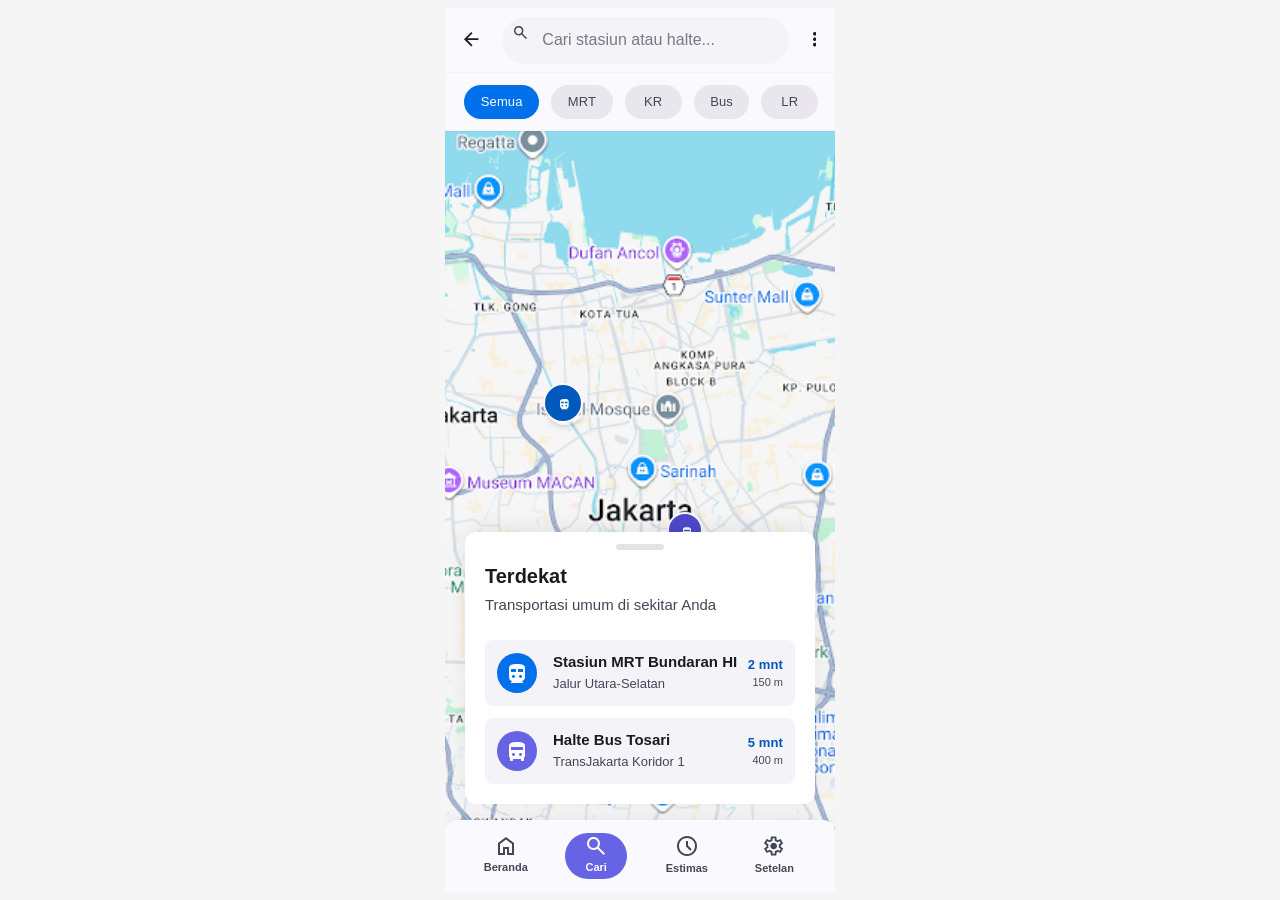
<file: Gangguna_Pendengaran/cari_rute.html>
<!doctype html>
<html lang="en">
  <head>
    <meta charset="UTF-8" />
    <meta name="viewport" content="width=device-width, initial-scale=1.0" />
    <title>Cari Rute Transportasi</title>
    <link rel="stylesheet" href="cari_rute.css" />

    <style>
      body {
        animation: fadeIn 0.4s ease-out forwards;
      }
      @keyframes fadeIn {
        from {
          opacity: 0;
          transform: translateY(10px);
        }
        to {
          opacity: 1;
          transform: translateY(0);
        }
      }
      .fade-out {
        animation: fadeOut 0.3s ease-in forwards;
      }
      @keyframes fadeOut {
        from {
          opacity: 1;
          transform: translateY(0);
        }
        to {
          opacity: 0;
          transform: translateY(-10px);
        }
      }
    </style>

    <script>
      function go(url) {
        document.body.classList.add("fade-out");
        setTimeout(function () {
          window.location.href = url;
        }, 300);
      }

      document.addEventListener("DOMContentLoaded", function () {
        var routes = {
          kemana: "cari_rute.html",
          Cari: "cari_rute.html",
          Setelan: "pengaturan.html",
          Estimasi: "pilih_mode.html",
          Beranda: "beranda.html",
          Kembali: "beranda.html",
          "Bundaran HI": "konfirmasi_rute.html",
          "Mulai Navigasi": "navigasi.html",
          OK: "sampai.html",
          "Lihat rute": "beranda.html",
        };

        if (window.location.pathname.indexOf("navigasi") !== -1) {
          document.body.style.cursor = "pointer";
          document.body.onclick = function () {
            go("waktu_turun.html");
          };
        }

        var walker = document.createTreeWalker(
          document.body,
          NodeFilter.SHOW_TEXT,
          null,
          false,
        );
        var node;
        while ((node = walker.nextNode())) {
          var text = node.nodeValue.trim();
          if (!text) continue;

          for (var key in routes) {
            if (text.indexOf(key) !== -1) {
              if (
                key === "Bundaran HI" &&
                (window.location.pathname.indexOf("konfirmasi") !== -1 ||
                  window.location.pathname.indexOf("sampai") !== -1 ||
                  window.location.pathname.indexOf("waktu_turun") !== -1 ||
                  window.location.pathname.indexOf("pilih_mode") !== -1)
              ) {
                continue;
              }

              // MENJADIKAN SELURUH TOMBOL BERSERTA IKONNYA BISA DIKLIK
              var curr = node.parentElement;
              while (curr && curr.tagName !== "BODY") {
                var rect = curr.getBoundingClientRect();

                // Hentikan peluasan area klik jika ukurannya lebih lebar dari 360px DAN tinggi > 60px
                // (Artinya kita sudah mencapai kontainer luar seperti seluruh Bottom Nav atau Layar)
                // Pengecualian jika ini baru level pertama/kedua (biar tombol panjang tetap aman)
                if (
                  rect.width >= 370 &&
                  rect.height >= 70 &&
                  curr !== node.parentElement
                ) {
                  break;
                }

                curr.style.cursor = "pointer";
                curr.onclick = (function (url) {
                  return function (e) {
                    e.stopPropagation();
                    go(url);
                  };
                })(routes[key]);

                curr = curr.parentElement;
              }
            }
          }
        }

        // Handle back button click
        var backBtn = document.querySelector(".btn-action-kembali-css-transform-66");
        if (backBtn) {
          backBtn.style.cursor = "pointer";
          backBtn.addEventListener(
            "click",
            function (e) {
              e.stopPropagation();
              go("beranda.html");
            },
            true,
          ); // useCapture: true untuk menangkap click lebih awal
        }
      });
    </script>
  </head>
  <body>
    <main class="stitch-export-root">
      <div
        class="cari-rute-transportasi-1"
        data-stitch-node-id="node-1"
        data-stitch-node-type="FRAME"
        data-stitch-node-name="Cari Rute Transportasi"
        data-stitch-fills='[{"type":"SOLID","color":{"r":1,"g":1,"b":1,"a":1},"opacity":1},{"type":"SOLID","color":{"r":0.9804,"g":0.9765,"b":0.9961,"a":1},"opacity":1}]'
      >
        <div
          class="main-map-canvas-area-2"
          data-stitch-node-id="node-2"
          data-stitch-node-type="FRAME"
          data-stitch-node-name="Main - Map Canvas Area"
        >
          <div
            class="map-placeholder-image-3"
            data-stitch-node-id="node-3"
            data-stitch-node-type="RECTANGLE"
            data-stitch-node-name="Map Placeholder Image"
            data-stitch-fills='[{"type":"SOLID","color":{"r":0.9569,"g":0.9529,"b":0.9725,"a":1},"opacity":1},{"type":"IMAGE","scaleMode":"CROP","imageTransform":[[0.5105,0,0.2448],[0,1,0]],"scalingFactor":1,"opacity":1,"filters":{"exposure":0,"contrast":0,"saturation":0,"temperature":0,"tint":0,"highlights":0,"shadows":0}}]'
            data-stitch-image-fill='{"type":"IMAGE","scaleMode":"CROP","imageTransform":[[0.5105,0,0.2448],[0,1,0]],"scalingFactor":1,"opacity":1,"filters":{"exposure":0,"contrast":0,"saturation":0,"temperature":0,"tint":0,"highlights":0,"shadows":0}}'
            data-stitch-image-src="[data-uri]"
          ></div>
          <div
            class="map-markers-simulated-4"
            data-stitch-node-id="node-4"
            data-stitch-node-type="FRAME"
            data-stitch-node-name="Map Markers (Simulated)"
          >
            <div
              class="bg-layer-border-5"
              data-stitch-node-id="node-5"
              data-stitch-node-type="FRAME"
              data-stitch-node-name="Background+Border"
              data-stitch-fills='[{"type":"SOLID","color":{"r":0,"g":0.3451,"b":0.7373,"a":1},"opacity":1}]'
            >
              <div
                class="overlay-shadow-6"
                data-stitch-node-id="node-6"
                data-stitch-node-type="RECTANGLE"
                data-stitch-node-name="Overlay+Shadow"
                data-stitch-fills='[{"type":"SOLID","color":{"r":1,"g":1,"b":1,"a":1},"opacity":0.002}]'
              ></div>
              <div
                class="layout-container-7"
                data-stitch-node-id="node-7"
                data-stitch-node-type="FRAME"
                data-stitch-node-name="Container"
              >
                <svg
                  class="icon-ui-8"
                  width="10"
                  height="12"
                  viewBox="0 0 10 12"
                  fill="none"
                  xmlns="http://www.w3.org/2000/svg"
                >
                  <path
                    d="M1.16667 11.0833V10.5L2.04167 9.91667C1.46806 9.91667 0.984375 9.71979 0.590625 9.32604C0.196875 8.93229 0 8.44861 0 7.875V2.33333C0 1.52639 0.374306 0.935764 1.12292 0.561458C1.87153 0.187153 3.05278 0 4.66667 0C6.33889 0 7.53472 0.179861 8.25417 0.539583C8.97361 0.899306 9.33333 1.49722 9.33333 2.33333V7.875C9.33333 8.44861 9.13646 8.93229 8.74271 9.32604C8.34896 9.71979 7.86528 9.91667 7.29167 9.91667L8.16667 10.5V11.0833H1.16667ZM1.16667 4.66667H4.08333V2.91667H1.16667V4.66667ZM5.25 4.66667H8.16667V2.91667H5.25V4.66667ZM2.625 8.16667C2.86806 8.16667 3.07465 8.0816 3.24479 7.91146C3.41493 7.74132 3.5 7.53472 3.5 7.29167C3.5 7.04861 3.41493 6.84201 3.24479 6.67188C3.07465 6.50174 2.86806 6.41667 2.625 6.41667C2.38194 6.41667 2.17535 6.50174 2.00521 6.67188C1.83507 6.84201 1.75 7.04861 1.75 7.29167C1.75 7.53472 1.83507 7.74132 2.00521 7.91146C2.17535 8.0816 2.38194 8.16667 2.625 8.16667ZM6.70833 8.16667C6.95139 8.16667 7.15799 8.0816 7.32812 7.91146C7.49826 7.74132 7.58333 7.53472 7.58333 7.29167C7.58333 7.04861 7.49826 6.84201 7.32812 6.67188C7.15799 6.50174 6.95139 6.41667 6.70833 6.41667C6.46528 6.41667 6.25868 6.50174 6.08854 6.67188C5.9184 6.84201 5.83333 7.04861 5.83333 7.29167C5.83333 7.53472 5.9184 7.74132 6.08854 7.91146C6.25868 8.0816 6.46528 8.16667 6.70833 8.16667Z"
                    fill="white"
                  />
                </svg>
              </div>
            </div>
          </div>
          <div
            class="layout-container-9"
            data-stitch-node-id="node-8"
            data-stitch-node-type="FRAME"
            data-stitch-node-name="Container"
          >
            <div
              class="bg-layer-border-10"
              data-stitch-node-id="node-9"
              data-stitch-node-type="FRAME"
              data-stitch-node-name="Background+Border"
              data-stitch-fills='[{"type":"SOLID","color":{"r":0.298,"g":0.2902,"b":0.7922,"a":1},"opacity":1}]'
            >
              <div
                class="overlay-shadow-11"
                data-stitch-node-id="node-10"
                data-stitch-node-type="RECTANGLE"
                data-stitch-node-name="Overlay+Shadow"
                data-stitch-fills='[{"type":"SOLID","color":{"r":1,"g":1,"b":1,"a":1},"opacity":0.002}]'
              ></div>
              <div
                class="layout-container-12"
                data-stitch-node-id="node-11"
                data-stitch-node-type="FRAME"
                data-stitch-node-name="Container"
              >
                <svg
                  class="icon-ui-13"
                  width="9"
                  height="10"
                  viewBox="0 0 9 10"
                  fill="none"
                  xmlns="http://www.w3.org/2000/svg"
                >
                  <path
                    d="M1.05 9.975C0.90125 9.975 0.776562 9.92469 0.675937 9.82406C0.575312 9.72344 0.525 9.59875 0.525 9.45V8.37375C0.3675 8.19875 0.240625 8.00406 0.144375 7.78969C0.048125 7.57531 0 7.34125 0 7.0875V2.1C0 1.37375 0.336875 0.842187 1.01063 0.505313C1.68437 0.168438 2.7475 0 4.2 0C5.705 0 6.78125 0.161875 7.42875 0.485625C8.07625 0.809375 8.4 1.3475 8.4 2.1V7.0875C8.4 7.34125 8.35187 7.57531 8.25562 7.78969C8.15937 8.00406 8.0325 8.19875 7.875 8.37375V9.45C7.875 9.59875 7.82469 9.72344 7.72406 9.82406C7.62344 9.92469 7.49875 9.975 7.35 9.975H6.825C6.67625 9.975 6.55156 9.92469 6.45094 9.82406C6.35031 9.72344 6.3 9.59875 6.3 9.45V8.925H2.1V9.45C2.1 9.59875 2.04969 9.72344 1.94906 9.82406C1.84844 9.92469 1.72375 9.975 1.575 9.975H1.05ZM1.05 4.2H7.35V2.625H1.05V4.2ZM2.3625 7.35C2.58125 7.35 2.76719 7.27344 2.92031 7.12031C3.07344 6.96719 3.15 6.78125 3.15 6.5625C3.15 6.34375 3.07344 6.15781 2.92031 6.00469C2.76719 5.85156 2.58125 5.775 2.3625 5.775C2.14375 5.775 1.95781 5.85156 1.80469 6.00469C1.65156 6.15781 1.575 6.34375 1.575 6.5625C1.575 6.78125 1.65156 6.96719 1.80469 7.12031C1.95781 7.27344 2.14375 7.35 2.3625 7.35ZM6.0375 7.35C6.25625 7.35 6.44219 7.27344 6.59531 7.12031C6.74844 6.96719 6.825 6.78125 6.825 6.5625C6.825 6.34375 6.74844 6.15781 6.59531 6.00469C6.44219 5.85156 6.25625 5.775 6.0375 5.775C5.81875 5.775 5.63281 5.85156 5.47969 6.00469C5.32656 6.15781 5.25 6.34375 5.25 6.5625C5.25 6.78125 5.32656 6.96719 5.47969 7.12031C5.63281 7.27344 5.81875 7.35 6.0375 7.35Z"
                    fill="white"
                  />
                </svg>
              </div>
            </div>
          </div>
          <div
            class="layout-container-14"
            data-stitch-node-id="node-12"
            data-stitch-node-type="FRAME"
            data-stitch-node-name="Container"
          >
            <div
              class="bg-layer-border-15"
              data-stitch-node-id="node-13"
              data-stitch-node-type="FRAME"
              data-stitch-node-name="Background+Border"
              data-stitch-fills='[{"type":"SOLID","color":{"r":0.6196,"g":0.2392,"b":0,"a":1},"opacity":1}]'
            >
              <div
                class="overlay-shadow-16"
                data-stitch-node-id="node-14"
                data-stitch-node-type="RECTANGLE"
                data-stitch-node-name="Overlay+Shadow"
                data-stitch-fills='[{"type":"SOLID","color":{"r":1,"g":1,"b":1,"a":1},"opacity":0.002}]'
              ></div>
              <div
                class="layout-container-17"
                data-stitch-node-id="node-15"
                data-stitch-node-type="FRAME"
                data-stitch-node-name="Container"
              >
                <svg
                  class="icon-ui-18"
                  width="9"
                  height="10"
                  viewBox="0 0 9 10"
                  fill="none"
                  xmlns="http://www.w3.org/2000/svg"
                >
                  <path
                    d="M0 7.0875V2.1C0 1.63625 0.120312 1.26656 0.360937 0.990937C0.601562 0.715313 0.91875 0.505313 1.3125 0.360937C1.70625 0.216562 2.15469 0.120312 2.65781 0.0721875C3.16094 0.0240625 3.675 0 4.2 0C4.7775 0 5.32219 0.0240625 5.83406 0.0721875C6.34594 0.120312 6.79219 0.216562 7.17281 0.360937C7.55344 0.505313 7.85312 0.715313 8.07187 0.990937C8.29062 1.26656 8.4 1.63625 8.4 2.1V7.0875C8.4 7.60375 8.22281 8.03906 7.86844 8.39344C7.51406 8.74781 7.07875 8.925 6.5625 8.925L7.35 9.7125V9.975H6.3L5.25 8.925H3.15L2.1 9.975H1.05V9.7125L1.8375 8.925C1.32125 8.925 0.885937 8.74781 0.531562 8.39344C0.177187 8.03906 0 7.60375 0 7.0875ZM1.05 4.2H3.675V2.625H1.05V4.2ZM4.725 4.2H7.35V2.625H4.725V4.2ZM2.3625 7.35C2.59 7.35 2.77812 7.27562 2.92687 7.12687C3.07562 6.97812 3.15 6.79 3.15 6.5625C3.15 6.335 3.07562 6.14687 2.92687 5.99812C2.77812 5.84937 2.59 5.775 2.3625 5.775C2.135 5.775 1.94687 5.84937 1.79812 5.99812C1.64938 6.14687 1.575 6.335 1.575 6.5625C1.575 6.79 1.64938 6.97812 1.79812 7.12687C1.94687 7.27562 2.135 7.35 2.3625 7.35ZM6.0375 7.35C6.265 7.35 6.45312 7.27562 6.60187 7.12687C6.75063 6.97812 6.825 6.79 6.825 6.5625C6.825 6.335 6.75063 6.14687 6.60187 5.99812C6.45312 5.84937 6.265 5.775 6.0375 5.775C5.81 5.775 5.62188 5.84937 5.47313 5.99812C5.32437 6.14687 5.25 6.335 5.25 6.5625C5.25 6.79 5.32437 6.97812 5.47313 7.12687C5.62188 7.27562 5.81 7.35 6.0375 7.35Z"
                    fill="white"
                  />
                </svg>
              </div>
            </div>
          </div>
          <div
            class="btn-action-current-location-fab-19"
            data-stitch-node-id="node-16"
            data-stitch-node-type="FRAME"
            data-stitch-node-name="Button - Current Location FAB"
            data-stitch-fills='[{"type":"SOLID","color":{"r":1,"g":1,"b":1,"a":1},"opacity":1}]'
          >
            <div
              class="layout-container-20"
              data-stitch-node-id="node-17"
              data-stitch-node-type="FRAME"
              data-stitch-node-name="Container"
            >
              <svg
                class="icon-ui-21"
                width="22"
                height="22"
                viewBox="0 0 22 22"
                fill="none"
                xmlns="http://www.w3.org/2000/svg"
              >
                <path
                  d="M9.95 21.9V19.9C7.86667 19.6667 6.07917 18.8042 4.5875 17.3125C3.09583 15.8208 2.23333 14.0333 2 11.95H0V9.95H2C2.23333 7.86667 3.09583 6.07917 4.5875 4.5875C6.07917 3.09583 7.86667 2.23333 9.95 2V0H11.95V2C14.0333 2.23333 15.8208 3.09583 17.3125 4.5875C18.8042 6.07917 19.6667 7.86667 19.9 9.95H21.9V11.95H19.9C19.6667 14.0333 18.8042 15.8208 17.3125 17.3125C15.8208 18.8042 14.0333 19.6667 11.95 19.9V21.9H9.95ZM10.95 17.95C12.8833 17.95 14.5333 17.2667 15.9 15.9C17.2667 14.5333 17.95 12.8833 17.95 10.95C17.95 9.01667 17.2667 7.36667 15.9 6C14.5333 4.63333 12.8833 3.95 10.95 3.95C9.01667 3.95 7.36667 4.63333 6 6C4.63333 7.36667 3.95 9.01667 3.95 10.95C3.95 12.8833 4.63333 14.5333 6 15.9C7.36667 17.2667 9.01667 17.95 10.95 17.95ZM10.95 14.95C9.85 14.95 8.90833 14.5583 8.125 13.775C7.34167 12.9917 6.95 12.05 6.95 10.95C6.95 9.85 7.34167 8.90833 8.125 8.125C8.90833 7.34167 9.85 6.95 10.95 6.95C12.05 6.95 12.9917 7.34167 13.775 8.125C14.5583 8.90833 14.95 9.85 14.95 10.95C14.95 12.05 14.5583 12.9917 13.775 13.775C12.9917 14.5583 12.05 14.95 10.95 14.95Z"
                  fill="#0058BC"
                />
              </svg>
            </div>
          </div>
        </div>
        <div
          class="bottom-sheet-nearby-locations-list-22"
          data-stitch-node-id="node-18"
          data-stitch-node-type="FRAME"
          data-stitch-node-name="Bottom Sheet / Nearby Locations List"
        >
          <div
            class="bg-layer-shadow-23"
            data-stitch-node-id="node-19"
            data-stitch-node-type="FRAME"
            data-stitch-node-name="Background+Shadow"
            data-stitch-fills='[{"type":"SOLID","color":{"r":1,"g":1,"b":1,"a":1},"opacity":1}]'
          >
            <div
              class="handle-24"
              data-stitch-node-id="node-20"
              data-stitch-node-type="FRAME"
              data-stitch-node-name="Handle"
              data-stitch-fills='[{"type":"SOLID","color":{"r":1,"g":1,"b":1,"a":1},"opacity":1}]'
            >
              <div
                class="bg-layer-25"
                data-stitch-node-id="node-21"
                data-stitch-node-type="RECTANGLE"
                data-stitch-node-name="Background"
                data-stitch-fills='[{"type":"SOLID","color":{"r":0.8902,"g":0.8863,"b":0.9059,"a":1},"opacity":1}]'
              ></div>
            </div>
            <div
              class="layout-container-26"
              data-stitch-node-id="node-22"
              data-stitch-node-type="FRAME"
              data-stitch-node-name="Container"
            >
              <div
                class="title-2-27"
                data-stitch-node-id="node-23"
                data-stitch-node-type="FRAME"
                data-stitch-node-name="Heading 2"
              >
                <span
                  class="terdekat-28"
                  data-stitch-node-id="node-24"
                  data-stitch-node-type="TEXT"
                  data-stitch-node-name="Terdekat"
                  data-stitch-text="true"
                  data-stitch-fills='[{"type":"SOLID","color":{"r":0.102,"g":0.1059,"b":0.1216,"a":1},"opacity":1}]'
                  >Terdekat</span
                >
              </div>
              <div
                class="layout-container-29"
                data-stitch-node-id="node-25"
                data-stitch-node-type="FRAME"
                data-stitch-node-name="Container"
              >
                <span
                  class="transportasi-umum-di-sekitar-anda-30"
                  data-stitch-node-id="node-26"
                  data-stitch-node-type="TEXT"
                  data-stitch-node-name="Transportasi umum di sekitar Anda"
                  data-stitch-text="true"
                  data-stitch-fills='[{"type":"SOLID","color":{"r":0.2549,"g":0.2784,"b":0.3333,"a":1},"opacity":1}]'
                  >Transportasi umum di sekitar Anda</span
                >
              </div>
            </div>
            <div
              class="layout-container-31"
              data-stitch-node-id="node-27"
              data-stitch-node-type="FRAME"
              data-stitch-node-name="Container"
            >
              <div
                class="list-item-1-32"
                data-stitch-node-id="node-28"
                data-stitch-node-type="FRAME"
                data-stitch-node-name="List Item 1"
                data-stitch-fills='[{"type":"SOLID","color":{"r":0.9569,"g":0.9529,"b":0.9725,"a":1},"opacity":1}]'
              >
                <div
                  class="margin-33"
                  data-stitch-node-id="node-29"
                  data-stitch-node-type="FRAME"
                  data-stitch-node-name="Margin"
                >
                  <div
                    class="bg-layer-34"
                    data-stitch-node-id="node-30"
                    data-stitch-node-type="FRAME"
                    data-stitch-node-name="Background"
                    data-stitch-fills='[{"type":"SOLID","color":{"r":0,"g":0.4392,"b":0.9216,"a":1},"opacity":1}]'
                  >
                    <div
                      class="layout-container-35"
                      data-stitch-node-id="node-31"
                      data-stitch-node-type="FRAME"
                      data-stitch-node-name="Container"
                    >
                      <svg
                        class="icon-ui-36"
                        width="16"
                        height="19"
                        viewBox="0 0 16 19"
                        fill="none"
                        xmlns="http://www.w3.org/2000/svg"
                      >
                        <path
                          d="M2 19V18L3.5 17C2.51667 17 1.6875 16.6625 1.0125 15.9875C0.3375 15.3125 0 14.4833 0 13.5V4C0 2.61667 0.641667 1.60417 1.925 0.9625C3.20833 0.320833 5.23333 0 8 0C10.8667 0 12.9167 0.308333 14.15 0.925C15.3833 1.54167 16 2.56667 16 4V13.5C16 14.4833 15.6625 15.3125 14.9875 15.9875C14.3125 16.6625 13.4833 17 12.5 17L14 18V19H2ZM2 8H7V5H2V8ZM9 8H14V5H9V8ZM4.5 14C4.91667 14 5.27083 13.8542 5.5625 13.5625C5.85417 13.2708 6 12.9167 6 12.5C6 12.0833 5.85417 11.7292 5.5625 11.4375C5.27083 11.1458 4.91667 11 4.5 11C4.08333 11 3.72917 11.1458 3.4375 11.4375C3.14583 11.7292 3 12.0833 3 12.5C3 12.9167 3.14583 13.2708 3.4375 13.5625C3.72917 13.8542 4.08333 14 4.5 14ZM11.5 14C11.9167 14 12.2708 13.8542 12.5625 13.5625C12.8542 13.2708 13 12.9167 13 12.5C13 12.0833 12.8542 11.7292 12.5625 11.4375C12.2708 11.1458 11.9167 11 11.5 11C11.0833 11 10.7292 11.1458 10.4375 11.4375C10.1458 11.7292 10 12.0833 10 12.5C10 12.9167 10.1458 13.2708 10.4375 13.5625C10.7292 13.8542 11.0833 14 11.5 14Z"
                          fill="#FEFCFF"
                        />
                      </svg>
                    </div>
                  </div>
                </div>
                <div
                  class="layout-container-37"
                  data-stitch-node-id="node-32"
                  data-stitch-node-type="FRAME"
                  data-stitch-node-name="Container"
                >
                  <div
                    class="title-3-38"
                    data-stitch-node-id="node-33"
                    data-stitch-node-type="FRAME"
                    data-stitch-node-name="Heading 3"
                  >
                    <span
                      class="text-content-39"
                      data-stitch-node-id="node-34"
                      data-stitch-node-type="TEXT"
                      data-stitch-node-name="Text"
                      data-stitch-text="true"
                      data-stitch-fills='[{"type":"SOLID","color":{"r":0.102,"g":0.1059,"b":0.1216,"a":1},"opacity":1}]'
                      >Stasiun MRT Bundaran HI</span
                    >
                  </div>
                  <div
                    class="layout-container-40"
                    data-stitch-node-id="node-35"
                    data-stitch-node-type="FRAME"
                    data-stitch-node-name="Container"
                  >
                    <span
                      class="text-content-41"
                      data-stitch-node-id="node-36"
                      data-stitch-node-type="TEXT"
                      data-stitch-node-name="Text"
                      data-stitch-text="true"
                      data-stitch-fills='[{"type":"SOLID","color":{"r":0.2549,"g":0.2784,"b":0.3333,"a":1},"opacity":1}]'
                      >Jalur Utara-Selatan</span
                    >
                  </div>
                </div>
                <div
                  class="margin-42"
                  data-stitch-node-id="node-37"
                  data-stitch-node-type="FRAME"
                  data-stitch-node-name="Margin"
                >
                  <div
                    class="layout-container-43"
                    data-stitch-node-id="node-38"
                    data-stitch-node-type="FRAME"
                    data-stitch-node-name="Container"
                  >
                    <div
                      class="layout-container-44"
                      data-stitch-node-id="node-39"
                      data-stitch-node-type="FRAME"
                      data-stitch-node-name="Container"
                    >
                      <span
                        class="text-content-45"
                        data-stitch-node-id="node-40"
                        data-stitch-node-type="TEXT"
                        data-stitch-node-name="Text"
                        data-stitch-text="true"
                        data-stitch-fills='[{"type":"SOLID","color":{"r":0,"g":0.3451,"b":0.7373,"a":1},"opacity":1}]'
                        >2 mnt</span
                      >
                    </div>
                    <div
                      class="layout-container-46"
                      data-stitch-node-id="node-41"
                      data-stitch-node-type="FRAME"
                      data-stitch-node-name="Container"
                    >
                      <span
                        class="text-content-47"
                        data-stitch-node-id="node-42"
                        data-stitch-node-type="TEXT"
                        data-stitch-node-name="Text"
                        data-stitch-text="true"
                        data-stitch-fills='[{"type":"SOLID","color":{"r":0.2549,"g":0.2784,"b":0.3333,"a":1},"opacity":1}]'
                        >150 m</span
                      >
                    </div>
                  </div>
                </div>
              </div>
              <div
                class="list-item-2-48"
                data-stitch-node-id="node-43"
                data-stitch-node-type="FRAME"
                data-stitch-node-name="List Item 2"
                data-stitch-fills='[{"type":"SOLID","color":{"r":0.9569,"g":0.9529,"b":0.9725,"a":1},"opacity":1}]'
              >
                <div
                  class="margin-49"
                  data-stitch-node-id="node-44"
                  data-stitch-node-type="FRAME"
                  data-stitch-node-name="Margin"
                >
                  <div
                    class="bg-layer-50"
                    data-stitch-node-id="node-45"
                    data-stitch-node-type="FRAME"
                    data-stitch-node-name="Background"
                    data-stitch-fills='[{"type":"SOLID","color":{"r":0.4,"g":0.3922,"b":0.8941,"a":1},"opacity":1}]'
                  >
                    <div
                      class="layout-container-51"
                      data-stitch-node-id="node-46"
                      data-stitch-node-type="FRAME"
                      data-stitch-node-name="Container"
                    >
                      <svg
                        class="icon-ui-52"
                        width="16"
                        height="19"
                        viewBox="0 0 16 19"
                        fill="none"
                        xmlns="http://www.w3.org/2000/svg"
                      >
                        <path
                          d="M2 19C1.71667 19 1.47917 18.9042 1.2875 18.7125C1.09583 18.5208 1 18.2833 1 18V15.95C0.7 15.6167 0.458333 15.2458 0.275 14.8375C0.0916667 14.4292 0 13.9833 0 13.5V4C0 2.61667 0.641667 1.60417 1.925 0.9625C3.20833 0.320833 5.23333 0 8 0C10.8667 0 12.9167 0.308333 14.15 0.925C15.3833 1.54167 16 2.56667 16 4V13.5C16 13.9833 15.9083 14.4292 15.725 14.8375C15.5417 15.2458 15.3 15.6167 15 15.95V18C15 18.2833 14.9042 18.5208 14.7125 18.7125C14.5208 18.9042 14.2833 19 14 19H13C12.7167 19 12.4792 18.9042 12.2875 18.7125C12.0958 18.5208 12 18.2833 12 18V17H4V18C4 18.2833 3.90417 18.5208 3.7125 18.7125C3.52083 18.9042 3.28333 19 3 19H2ZM2 8H14V5H2V8ZM4.5 14C4.91667 14 5.27083 13.8542 5.5625 13.5625C5.85417 13.2708 6 12.9167 6 12.5C6 12.0833 5.85417 11.7292 5.5625 11.4375C5.27083 11.1458 4.91667 11 4.5 11C4.08333 11 3.72917 11.1458 3.4375 11.4375C3.14583 11.7292 3 12.0833 3 12.5C3 12.9167 3.14583 13.2708 3.4375 13.5625C3.72917 13.8542 4.08333 14 4.5 14ZM11.5 14C11.9167 14 12.2708 13.8542 12.5625 13.5625C12.8542 13.2708 13 12.9167 13 12.5C13 12.0833 12.8542 11.7292 12.5625 11.4375C12.2708 11.1458 11.9167 11 11.5 11C11.0833 11 10.7292 11.1458 10.4375 11.4375C10.1458 11.7292 10 12.0833 10 12.5C10 12.9167 10.1458 13.2708 10.4375 13.5625C10.7292 13.8542 11.0833 14 11.5 14Z"
                          fill="#FFFBFF"
                        />
                      </svg>
                    </div>
                  </div>
                </div>
                <div
                  class="layout-container-53"
                  data-stitch-node-id="node-47"
                  data-stitch-node-type="FRAME"
                  data-stitch-node-name="Container"
                >
                  <div
                    class="title-3-54"
                    data-stitch-node-id="node-48"
                    data-stitch-node-type="FRAME"
                    data-stitch-node-name="Heading 3"
                  >
                    <span
                      class="text-content-55"
                      data-stitch-node-id="node-49"
                      data-stitch-node-type="TEXT"
                      data-stitch-node-name="Text"
                      data-stitch-text="true"
                      data-stitch-fills='[{"type":"SOLID","color":{"r":0.102,"g":0.1059,"b":0.1216,"a":1},"opacity":1}]'
                      >Halte Bus Tosari</span
                    >
                  </div>
                  <div
                    class="layout-container-56"
                    data-stitch-node-id="node-50"
                    data-stitch-node-type="FRAME"
                    data-stitch-node-name="Container"
                  >
                    <span
                      class="text-content-57"
                      data-stitch-node-id="node-51"
                      data-stitch-node-type="TEXT"
                      data-stitch-node-name="Text"
                      data-stitch-text="true"
                      data-stitch-fills='[{"type":"SOLID","color":{"r":0.2549,"g":0.2784,"b":0.3333,"a":1},"opacity":1}]'
                      >TransJakarta Koridor 1</span
                    >
                  </div>
                </div>
                <div
                  class="margin-58"
                  data-stitch-node-id="node-52"
                  data-stitch-node-type="FRAME"
                  data-stitch-node-name="Margin"
                >
                  <div
                    class="layout-container-59"
                    data-stitch-node-id="node-53"
                    data-stitch-node-type="FRAME"
                    data-stitch-node-name="Container"
                  >
                    <div
                      class="layout-container-60"
                      data-stitch-node-id="node-54"
                      data-stitch-node-type="FRAME"
                      data-stitch-node-name="Container"
                    >
                      <span
                        class="text-content-61"
                        data-stitch-node-id="node-55"
                        data-stitch-node-type="TEXT"
                        data-stitch-node-name="Text"
                        data-stitch-text="true"
                        data-stitch-fills='[{"type":"SOLID","color":{"r":0,"g":0.3451,"b":0.7373,"a":1},"opacity":1}]'
                        >5 mnt</span
                      >
                    </div>
                    <div
                      class="layout-container-62"
                      data-stitch-node-id="node-56"
                      data-stitch-node-type="FRAME"
                      data-stitch-node-name="Container"
                    >
                      <span
                        class="text-content-63"
                        data-stitch-node-id="node-57"
                        data-stitch-node-type="TEXT"
                        data-stitch-node-name="Text"
                        data-stitch-text="true"
                        data-stitch-fills='[{"type":"SOLID","color":{"r":0.2549,"g":0.2784,"b":0.3333,"a":1},"opacity":1}]'
                        >400 m</span
                      >
                    </div>
                  </div>
                </div>
              </div>
            </div>
          </div>
        </div>
        <div
          class="header-top-app-bar-search-64"
          data-stitch-node-id="node-58"
          data-stitch-node-type="FRAME"
          data-stitch-node-name="Header - Top App Bar &amp; Search"
          data-stitch-fills='[{"type":"SOLID","color":{"r":0.9804,"g":0.9765,"b":0.9961,"a":1},"opacity":1}]'
        >
          <div
            class="layout-container-65"
            data-stitch-node-id="node-59"
            data-stitch-node-type="FRAME"
            data-stitch-node-name="Container"
          >
            <div
              class="btn-action-kembali-css-transform-66"
              data-stitch-node-id="node-60"
              data-stitch-node-type="FRAME"
              data-stitch-node-name="Button - Kembali:css-transform"
            >
              <div
                class="btn-action-kembali-67"
                data-stitch-node-id="node-61"
                data-stitch-node-type="FRAME"
                data-stitch-node-name="Button - Kembali"
              >
                <div
                  class="layout-container-68"
                  data-stitch-node-id="node-62"
                  data-stitch-node-type="FRAME"
                  data-stitch-node-name="Container"
                >
                  <svg
                    class="icon-ui-69"
                    width="16"
                    height="16"
                    viewBox="0 0 16 16"
                    fill="none"
                    xmlns="http://www.w3.org/2000/svg"
                  >
                    <path
                      d="M3.63375 8.55L8.95375 13.87L7.6 15.2L0 7.6L7.6 0L8.95375 1.33L3.63375 6.65H15.2V8.55H3.63375Z"
                      fill="#1A1B1F"
                    />
                  </svg>
                </div>
              </div>
            </div>
            <div
              class="margin-70"
              data-stitch-node-id="node-63"
              data-stitch-node-type="FRAME"
              data-stitch-node-name="Margin"
            >
              <div
                class="layout-container-71"
                data-stitch-node-id="node-64"
                data-stitch-node-type="FRAME"
                data-stitch-node-name="Container"
              >
                <div
                  class="input-field-72"
                  data-stitch-node-id="node-65"
                  data-stitch-node-type="FRAME"
                  data-stitch-node-name="Input"
                  data-stitch-fills='[{"type":"SOLID","color":{"r":0.9569,"g":0.9529,"b":0.9725,"a":1},"opacity":1}]'
                >
                  <div
                    class="layout-container-73"
                    data-stitch-node-id="node-66"
                    data-stitch-node-type="FRAME"
                    data-stitch-node-name="Container"
                  >

                  <input type="text" class="cari-stasiun-atau-halte-74" placeholder="Cari stasiun atau halte...">
                    <!-- <span
                      class="cari-stasiun-atau-halte-74"
                      data-stitch-node-id="node-67"
                      data-stitch-node-type="TEXT"
                      data-stitch-node-name="Cari stasiun atau halte..."
                      data-stitch-text="true"
                      data-stitch-fills='[{"type":"SOLID","color":{"r":0.2549,"g":0.2784,"b":0.3333,"a":1},"opacity":1}]'
                      >Cari stasiun atau halte...</span
                    > -->
                  </div>
                </div>
                <div
                  class="layout-container-75"
                  data-stitch-node-id="node-68"
                  data-stitch-node-type="FRAME"
                  data-stitch-node-name="Container"
                >
                  <svg
                    class="icon-ui-76"
                    width="14"
                    height="14"
                    viewBox="0 0 14 14"
                    fill="none"
                    xmlns="http://www.w3.org/2000/svg"
                  >
                    <path
                      d="M12.45 13.5L7.725 8.775C7.35 9.075 6.91875 9.3125 6.43125 9.4875C5.94375 9.6625 5.425 9.75 4.875 9.75C3.5125 9.75 2.35938 9.27813 1.41562 8.33438C0.471875 7.39063 0 6.2375 0 4.875C0 3.5125 0.471875 2.35938 1.41562 1.41562C2.35938 0.471875 3.5125 0 4.875 0C6.2375 0 7.39063 0.471875 8.33438 1.41562C9.27813 2.35938 9.75 3.5125 9.75 4.875C9.75 5.425 9.6625 5.94375 9.4875 6.43125C9.3125 6.91875 9.075 7.35 8.775 7.725L13.5 12.45L12.45 13.5ZM4.875 8.25C5.8125 8.25 6.60938 7.92188 7.26562 7.26562C7.92188 6.60938 8.25 5.8125 8.25 4.875C8.25 3.9375 7.92188 3.14062 7.26562 2.48438C6.60938 1.82812 5.8125 1.5 4.875 1.5C3.9375 1.5 3.14062 1.82812 2.48438 2.48438C1.82812 3.14062 1.5 3.9375 1.5 4.875C1.5 5.8125 1.82812 6.60938 2.48438 7.26562C3.14062 7.92188 3.9375 8.25 4.875 8.25Z"
                      fill="#414755"
                    />
                  </svg>
                </div>
              </div>
            </div>
            <div
              class="btn-action-lainnya-css-transform-77"
              data-stitch-node-id="node-69"
              data-stitch-node-type="FRAME"
              data-stitch-node-name="Button - Lainnya:css-transform"
            >
              <div
                class="btn-action-lainnya-78"
                data-stitch-node-id="node-70"
                data-stitch-node-type="FRAME"
                data-stitch-node-name="Button - Lainnya"
              >
                <div
                  class="layout-container-79"
                  data-stitch-node-id="node-71"
                  data-stitch-node-type="FRAME"
                  data-stitch-node-name="Container"
                >
                  <svg
                    class="icon-ui-80"
                    width="4"
                    height="16"
                    viewBox="0 0 4 16"
                    fill="none"
                    xmlns="http://www.w3.org/2000/svg"
                  >
                    <path
                      d="M1.9 15.2C1.3775 15.2 0.930208 15.014 0.558125 14.6419C0.186042 14.2698 0 13.8225 0 13.3C0 12.7775 0.186042 12.3302 0.558125 11.9581C0.930208 11.586 1.3775 11.4 1.9 11.4C2.4225 11.4 2.86979 11.586 3.24187 11.9581C3.61396 12.3302 3.8 12.7775 3.8 13.3C3.8 13.8225 3.61396 14.2698 3.24187 14.6419C2.86979 15.014 2.4225 15.2 1.9 15.2ZM1.9 9.5C1.3775 9.5 0.930208 9.31396 0.558125 8.94188C0.186042 8.56979 0 8.1225 0 7.6C0 7.0775 0.186042 6.63021 0.558125 6.25813C0.930208 5.88604 1.3775 5.7 1.9 5.7C2.4225 5.7 2.86979 5.88604 3.24187 6.25813C3.61396 6.63021 3.8 7.0775 3.8 7.6C3.8 8.1225 3.61396 8.56979 3.24187 8.94188C2.86979 9.31396 2.4225 9.5 1.9 9.5ZM1.9 3.8C1.3775 3.8 0.930208 3.61396 0.558125 3.24187C0.186042 2.86979 0 2.4225 0 1.9C0 1.3775 0.186042 0.930208 0.558125 0.558125C0.930208 0.186042 1.3775 0 1.9 0C2.4225 0 2.86979 0.186042 3.24187 0.558125C3.61396 0.930208 3.8 1.3775 3.8 1.9C3.8 2.4225 3.61396 2.86979 3.24187 3.24187C2.86979 3.61396 2.4225 3.8 1.9 3.8Z"
                      fill="#1A1B1F"
                    />
                  </svg>
                </div>
              </div>
            </div>
          </div>
          <div
            class="filter-chips-81"
            data-stitch-node-id="node-72"
            data-stitch-node-type="FRAME"
            data-stitch-node-name="Filter Chips"
            data-stitch-fills='[{"type":"SOLID","color":{"r":0.9804,"g":0.9765,"b":0.9961,"a":1},"opacity":1}]'
          >
            <div
              class="btn-action-82"
              data-stitch-node-id="node-73"
              data-stitch-node-type="FRAME"
              data-stitch-node-name="Button"
              data-stitch-fills='[{"type":"SOLID","color":{"r":0,"g":0.4392,"b":0.9216,"a":1},"opacity":1}]'
            >
              <span
                class="text-content-83"
                data-stitch-node-id="node-74"
                data-stitch-node-type="TEXT"
                data-stitch-node-name="Text"
                data-stitch-text="true"
                data-stitch-fills='[{"type":"SOLID","color":{"r":0.9961,"g":0.9882,"b":1,"a":1},"opacity":1}]'
                >Semua</span
              >
            </div>
            <div
              class="btn-action-84"
              data-stitch-node-id="node-75"
              data-stitch-node-type="FRAME"
              data-stitch-node-name="Button"
              data-stitch-fills='[{"type":"SOLID","color":{"r":0.9137,"g":0.9059,"b":0.9294,"a":1},"opacity":1}]'
            >
              <span
                class="text-content-85"
                data-stitch-node-id="node-76"
                data-stitch-node-type="TEXT"
                data-stitch-node-name="Text"
                data-stitch-text="true"
                data-stitch-fills='[{"type":"SOLID","color":{"r":0.2549,"g":0.2784,"b":0.3333,"a":1},"opacity":1}]'
                >MRT</span
              >
            </div>
            <div
              class="btn-action-86"
              data-stitch-node-id="node-77"
              data-stitch-node-type="FRAME"
              data-stitch-node-name="Button"
              data-stitch-fills='[{"type":"SOLID","color":{"r":0.9137,"g":0.9059,"b":0.9294,"a":1},"opacity":1}]'
            >
              <span
                class="text-content-87"
                data-stitch-node-id="node-78"
                data-stitch-node-type="TEXT"
                data-stitch-node-name="Text"
                data-stitch-text="true"
                data-stitch-fills='[{"type":"SOLID","color":{"r":0.2549,"g":0.2784,"b":0.3333,"a":1},"opacity":1}]'
                >KRL</span
              >
            </div>
            <div
              class="btn-action-88"
              data-stitch-node-id="node-79"
              data-stitch-node-type="FRAME"
              data-stitch-node-name="Button"
              data-stitch-fills='[{"type":"SOLID","color":{"r":0.9137,"g":0.9059,"b":0.9294,"a":1},"opacity":1}]'
            >
              <span
                class="text-content-89"
                data-stitch-node-id="node-80"
                data-stitch-node-type="TEXT"
                data-stitch-node-name="Text"
                data-stitch-text="true"
                data-stitch-fills='[{"type":"SOLID","color":{"r":0.2549,"g":0.2784,"b":0.3333,"a":1},"opacity":1}]'
                >Bus</span
              >
            </div>
            <div
              class="btn-action-90"
              data-stitch-node-id="node-81"
              data-stitch-node-type="FRAME"
              data-stitch-node-name="Button"
              data-stitch-fills='[{"type":"SOLID","color":{"r":0.9137,"g":0.9059,"b":0.9294,"a":1},"opacity":1}]'
            >
              <span
                class="text-content-91"
                data-stitch-node-id="node-82"
                data-stitch-node-type="TEXT"
                data-stitch-node-name="Text"
                data-stitch-text="true"
                data-stitch-fills='[{"type":"SOLID","color":{"r":0.2549,"g":0.2784,"b":0.3333,"a":1},"opacity":1}]'
                >LRT</span
              >
            </div>
          </div>
        </div>
        <div
          class="bottom-nav-bar-92"
          data-stitch-node-id="node-83"
          data-stitch-node-type="FRAME"
          data-stitch-node-name="Bottom Nav Bar"
          data-stitch-fills='[{"type":"SOLID","color":{"r":0.9804,"g":0.9765,"b":0.9961,"a":1},"opacity":1}]'
        >
          <div
            class="btn-action-93"
            data-stitch-node-id="node-84"
            data-stitch-node-type="FRAME"
            data-stitch-node-name="Button"
          >
            <div
              class="margin-94"
              data-stitch-node-id="node-85"
              data-stitch-node-type="FRAME"
              data-stitch-node-name="Margin"
            >
              <div
                class="layout-container-95"
                data-stitch-node-id="node-86"
                data-stitch-node-type="FRAME"
                data-stitch-node-name="Container"
              >
                <svg
                  class="icon-ui-96"
                  width="16"
                  height="18"
                  viewBox="0 0 16 18"
                  fill="none"
                  xmlns="http://www.w3.org/2000/svg"
                >
                  <path
                    d="M2 16H5V10H11V16H14V7L8 2.5L2 7V16ZM0 18V6L8 0L16 6V18H9V12H7V18H0Z"
                    fill="#414755"
                  />
                </svg>
              </div>
            </div>
            <div
              class="layout-container-97"
              data-stitch-node-id="node-87"
              data-stitch-node-type="FRAME"
              data-stitch-node-name="Container"
            >
              <span
                class="text-content-98"
                data-stitch-node-id="node-88"
                data-stitch-node-type="TEXT"
                data-stitch-node-name="Text"
                data-stitch-text="true"
                data-stitch-fills='[{"type":"SOLID","color":{"r":0.2549,"g":0.2784,"b":0.3333,"a":1},"opacity":1}]'
                >Beranda</span
              >
            </div>
          </div>
          <div
            class="btn-action-99"
            data-stitch-node-id="node-89"
            data-stitch-node-type="FRAME"
            data-stitch-node-name="Button"
            data-stitch-fills='[{"type":"SOLID","color":{"r":0.4,"g":0.3922,"b":0.8941,"a":1},"opacity":1}]'
          >
            <div
              class="margin-100"
              data-stitch-node-id="node-90"
              data-stitch-node-type="FRAME"
              data-stitch-node-name="Margin"
            >
              <div
                class="layout-container-101"
                data-stitch-node-id="node-91"
                data-stitch-node-type="FRAME"
                data-stitch-node-name="Container"
              >
                <svg
                  class="icon-ui-102"
                  width="18"
                  height="18"
                  viewBox="0 0 18 18"
                  fill="none"
                  xmlns="http://www.w3.org/2000/svg"
                >
                  <path
                    d="M16.6 18L10.3 11.7C9.8 12.1 9.225 12.4167 8.575 12.65C7.925 12.8833 7.23333 13 6.5 13C4.68333 13 3.14583 12.3708 1.8875 11.1125C0.629167 9.85417 0 8.31667 0 6.5C0 4.68333 0.629167 3.14583 1.8875 1.8875C3.14583 0.629167 4.68333 0 6.5 0C8.31667 0 9.85417 0.629167 11.1125 1.8875C12.3708 3.14583 13 4.68333 13 6.5C13 7.23333 12.8833 7.925 12.65 8.575C12.4167 9.225 12.1 9.8 11.7 10.3L18 16.6L16.6 18ZM6.5 11C7.75 11 8.8125 10.5625 9.6875 9.6875C10.5625 8.8125 11 7.75 11 6.5C11 5.25 10.5625 4.1875 9.6875 3.3125C8.8125 2.4375 7.75 2 6.5 2C5.25 2 4.1875 2.4375 3.3125 3.3125C2.4375 4.1875 2 5.25 2 6.5C2 7.75 2.4375 8.8125 3.3125 9.6875C4.1875 10.5625 5.25 11 6.5 11Z"
                    fill="#FFFBFF"
                  />
                </svg>
              </div>
            </div>
            <div
              class="layout-container-103"
              data-stitch-node-id="node-92"
              data-stitch-node-type="FRAME"
              data-stitch-node-name="Container"
            >
              <span
                class="text-content-104"
                data-stitch-node-id="node-93"
                data-stitch-node-type="TEXT"
                data-stitch-node-name="Text"
                data-stitch-text="true"
                data-stitch-fills='[{"type":"SOLID","color":{"r":1,"g":0.9843,"b":1,"a":1},"opacity":1}]'
                >Cari</span
              >
            </div>
          </div>
          <div
            class="btn-action-105"
            data-stitch-node-id="node-94"
            data-stitch-node-type="FRAME"
            data-stitch-node-name="Button"
          >
            <div
              class="margin-106"
              data-stitch-node-id="node-95"
              data-stitch-node-type="FRAME"
              data-stitch-node-name="Margin"
            >
              <div
                class="layout-container-107"
                data-stitch-node-id="node-96"
                data-stitch-node-type="FRAME"
                data-stitch-node-name="Container"
              >
                <svg
                  class="icon-ui-108"
                  width="20"
                  height="20"
                  viewBox="0 0 20 20"
                  fill="none"
                  xmlns="http://www.w3.org/2000/svg"
                >
                  <path
                    d="M13.3 14.7L14.7 13.3L11 9.6V5H9V10.4L13.3 14.7ZM10 20C8.61667 20 7.31667 19.7375 6.1 19.2125C4.88333 18.6875 3.825 17.975 2.925 17.075C2.025 16.175 1.3125 15.1167 0.7875 13.9C0.2625 12.6833 0 11.3833 0 10C0 8.61667 0.2625 7.31667 0.7875 6.1C1.3125 4.88333 2.025 3.825 2.925 2.925C3.825 2.025 4.88333 1.3125 6.1 0.7875C7.31667 0.2625 8.61667 0 10 0C11.3833 0 12.6833 0.2625 13.9 0.7875C15.1167 1.3125 16.175 2.025 17.075 2.925C17.975 3.825 18.6875 4.88333 19.2125 6.1C19.7375 7.31667 20 8.61667 20 10C20 11.3833 19.7375 12.6833 19.2125 13.9C18.6875 15.1167 17.975 16.175 17.075 17.075C16.175 17.975 15.1167 18.6875 13.9 19.2125C12.6833 19.7375 11.3833 20 10 20ZM10 18C12.2167 18 14.1042 17.2208 15.6625 15.6625C17.2208 14.1042 18 12.2167 18 10C18 7.78333 17.2208 5.89583 15.6625 4.3375C14.1042 2.77917 12.2167 2 10 2C7.78333 2 5.89583 2.77917 4.3375 4.3375C2.77917 5.89583 2 7.78333 2 10C2 12.2167 2.77917 14.1042 4.3375 15.6625C5.89583 17.2208 7.78333 18 10 18Z"
                    fill="#414755"
                  />
                </svg>
              </div>
            </div>
            <div
              class="layout-container-109"
              data-stitch-node-id="node-97"
              data-stitch-node-type="FRAME"
              data-stitch-node-name="Container"
            >
              <span
                class="text-content-110"
                data-stitch-node-id="node-98"
                data-stitch-node-type="TEXT"
                data-stitch-node-name="Text"
                data-stitch-text="true"
                data-stitch-fills='[{"type":"SOLID","color":{"r":0.2549,"g":0.2784,"b":0.3333,"a":1},"opacity":1}]'
                >Estimasi</span
              >
            </div>
          </div>
          <div
            class="btn-action-111"
            data-stitch-node-id="node-99"
            data-stitch-node-type="FRAME"
            data-stitch-node-name="Button"
          >
            <div
              class="margin-112"
              data-stitch-node-id="node-100"
              data-stitch-node-type="FRAME"
              data-stitch-node-name="Margin"
            >
              <div
                class="layout-container-113"
                data-stitch-node-id="node-101"
                data-stitch-node-type="FRAME"
                data-stitch-node-name="Container"
              >
                <svg
                  class="icon-ui-114"
                  width="21"
                  height="20"
                  viewBox="0 0 21 20"
                  fill="none"
                  xmlns="http://www.w3.org/2000/svg"
                >
                  <path
                    d="M7.3 20L6.9 16.8C6.68333 16.7167 6.47917 16.6167 6.2875 16.5C6.09583 16.3833 5.90833 16.2583 5.725 16.125L2.75 17.375L0 12.625L2.575 10.675C2.55833 10.5583 2.55 10.4458 2.55 10.3375C2.55 10.2292 2.55 10.1167 2.55 10C2.55 9.88333 2.55 9.77083 2.55 9.6625C2.55 9.55417 2.55833 9.44167 2.575 9.325L0 7.375L2.75 2.625L5.725 3.875C5.90833 3.74167 6.1 3.61667 6.3 3.5C6.5 3.38333 6.7 3.28333 6.9 3.2L7.3 0H12.8L13.2 3.2C13.4167 3.28333 13.6208 3.38333 13.8125 3.5C14.0042 3.61667 14.1917 3.74167 14.375 3.875L17.35 2.625L20.1 7.375L17.525 9.325C17.5417 9.44167 17.55 9.55417 17.55 9.6625C17.55 9.77083 17.55 9.88333 17.55 10C17.55 10.1167 17.55 10.2292 17.55 10.3375C17.55 10.4458 17.5333 10.5583 17.5 10.675L20.075 12.625L17.325 17.375L14.375 16.125C14.1917 16.2583 14 16.3833 13.8 16.5C13.6 16.6167 13.4 16.7167 13.2 16.8L12.8 20H7.3ZM9.05 18H11.025L11.375 15.35C11.8917 15.2167 12.3708 15.0208 12.8125 14.7625C13.2542 14.5042 13.6583 14.1917 14.025 13.825L16.5 14.85L17.475 13.15L15.325 11.525C15.4083 11.2917 15.4667 11.0458 15.5 10.7875C15.5333 10.5292 15.55 10.2667 15.55 10C15.55 9.73333 15.5333 9.47083 15.5 9.2125C15.4667 8.95417 15.4083 8.70833 15.325 8.475L17.475 6.85L16.5 5.15L14.025 6.2C13.6583 5.81667 13.2542 5.49583 12.8125 5.2375C12.3708 4.97917 11.8917 4.78333 11.375 4.65L11.05 2H9.075L8.725 4.65C8.20833 4.78333 7.72917 4.97917 7.2875 5.2375C6.84583 5.49583 6.44167 5.80833 6.075 6.175L3.6 5.15L2.625 6.85L4.775 8.45C4.69167 8.7 4.63333 8.95 4.6 9.2C4.56667 9.45 4.55 9.71667 4.55 10C4.55 10.2667 4.56667 10.525 4.6 10.775C4.63333 11.025 4.69167 11.275 4.775 11.525L2.625 13.15L3.6 14.85L6.075 13.8C6.44167 14.1833 6.84583 14.5042 7.2875 14.7625C7.72917 15.0208 8.20833 15.2167 8.725 15.35L9.05 18ZM10.1 13.5C11.0667 13.5 11.8917 13.1583 12.575 12.475C13.2583 11.7917 13.6 10.9667 13.6 10C13.6 9.03333 13.2583 8.20833 12.575 7.525C11.8917 6.84167 11.0667 6.5 10.1 6.5C9.11667 6.5 8.2875 6.84167 7.6125 7.525C6.9375 8.20833 6.6 9.03333 6.6 10C6.6 10.9667 6.9375 11.7917 7.6125 12.475C8.2875 13.1583 9.11667 13.5 10.1 13.5Z"
                    fill="#414755"
                  />
                </svg>
              </div>
            </div>
            <div
              class="layout-container-115"
              data-stitch-node-id="node-102"
              data-stitch-node-type="FRAME"
              data-stitch-node-name="Container"
            >
              <span
                class="text-content-116"
                data-stitch-node-id="node-103"
                data-stitch-node-type="TEXT"
                data-stitch-node-name="Text"
                data-stitch-text="true"
                data-stitch-fills='[{"type":"SOLID","color":{"r":0.2549,"g":0.2784,"b":0.3333,"a":1},"opacity":1}]'
                >Setelan</span
              >
            </div>
          </div>
        </div>
      </div>
    </main>
    <script type="application/json" id="stitch-export-diagnostics">
      <script type="application/json" id="stitch-export-diagnostics">{"version":1,"kind":"stitch-figma-export-diagnostics","stats":{"selectedNodeCount":1,"renderedNodeCount":116,"assetCount":14,"width":390,"height":884,"outputChars":0,"diagnosticNodeCount":103,"imageFillCount":1,"cropImageFillCount":1},"nodes":[{"id":"node-1","className":"cari-rute-transportasi-1","name":"Cari Rute Transportasi","type":"FRAME","bounds":{"x":-64,"y":10173,"width":390,"height":884},"relativeBounds":{"x":0,"y":0,"width":390,"height":884},"fills":[{"type":"SOLID","color":{"r":1,"g":1,"b":1,"a":1},"opacity":1},{"type":"SOLID","color":{"r":0.9804,"g":0.9765,"b":0.9961,"a":1},"opacity":1}]},{"id":"node-2","className":"main-map-canvas-area-2","name":"Main - Map Canvas Area","type":"FRAME","bounds":{"x":-64,"y":10293,"width":390,"height":764},"relativeBounds":{"x":0,"y":120,"width":390,"height":764},"fills":[]},{"id":"node-3","className":"map-placeholder-image-3","name":"Map Placeholder Image","type":"RECTANGLE","bounds":{"x":-64,"y":10293,"width":390,"height":764},"relativeBounds":{"x":0,"y":0,"width":390,"height":764},"fills":[{"type":"SOLID","color":{"r":0.9569,"g":0.9529,"b":0.9725,"a":1},"opacity":1},{"type":"IMAGE","scaleMode":"CROP","imageTransform":[[0.5105,0,0.2448],[0,1,0]],"scalingFactor":1,"opacity":1,"filters":{"exposure":0,"contrast":0,"saturation":0,"temperature":0,"tint":0,"highlights":0,"shadows":0}}]},{"id":"node-4","className":"map-markers-simulated-4","name":"Map Markers (Simulated)","type":"FRAME","bounds":{"x":33.5,"y":10547.66,"width":40,"height":40},"relativeBounds":{"x":97.5,"y":254.66,"width":40,"height":40},"fills":[]},{"id":"node-5","className":"bg-layer-border-5","name":"Background+Border","type":"FRAME","bounds":{"x":33.5,"y":10547.66,"width":40,"height":40},"relativeBounds":{"x":0,"y":0,"width":40,"height":40},"fills":[{"type":"SOLID","color":{"r":0,"g":0.3451,"b":0.7373,"a":1},"opacity":1}]},{"id":"node-6","className":"overlay-shadow-6","name":"Overlay+Shadow","type":"RECTANGLE","bounds":{"x":33.5,"y":10547.66,"width":40,"height":40},"relativeBounds":{"x":0,"y":0,"width":40,"height":40},"fills":[{"type":"SOLID","color":{"r":1,"g":1,"b":1,"a":1},"opacity":0.002}]},{"id":"node-7","className":"layout-container-7","name":"Container","type":"FRAME","bounds":{"x":48.83,"y":10562.12,"width":9.33,"height":11.08},"relativeBounds":{"x":15.33,"y":14.46,"width":9.33,"height":11.08},"fills":[]},{"id":"node-8","className":"layout-container-9","name":"Container","type":"FRAME","bounds":{"x":156.02,"y":10675,"width":40,"height":40},"relativeBounds":{"x":220.02,"y":382,"width":40,"height":40},"fills":[]},{"id":"node-9","className":"bg-layer-border-10","name":"Background+Border","type":"FRAME","bounds":{"x":158.02,"y":10677,"width":36,"height":36},"relativeBounds":{"x":2,"y":2,"width":36,"height":36},"fills":[{"type":"SOLID","color":{"r":0.298,"g":0.2902,"b":0.7922,"a":1},"opacity":1}]},{"id":"node-10","className":"overlay-shadow-11","name":"Overlay+Shadow","type":"RECTANGLE","bounds":{"x":158.02,"y":10677,"width":32.4,"height":32.4},"relativeBounds":{"x":0,"y":0,"width":32.4,"height":32.4},"fills":[{"type":"SOLID","color":{"r":1,"g":1,"b":1,"a":1},"opacity":0.002}]},{"id":"node-11","className":"layout-container-12","name":"Container","type":"FRAME","bounds":{"x":171.82,"y":10690.01,"width":8.4,"height":9.97},"relativeBounds":{"x":13.8,"y":13.01,"width":8.4,"height":9.97},"fills":[]},{"id":"node-12","className":"layout-container-14","name":"Container","type":"FRAME","bounds":{"x":131,"y":10826,"width":40,"height":40},"relativeBounds":{"x":195,"y":533,"width":40,"height":40},"fills":[]},{"id":"node-13","className":"bg-layer-border-15","name":"Background+Border","type":"FRAME","bounds":{"x":133,"y":10828,"width":36,"height":36},"relativeBounds":{"x":2,"y":2,"width":36,"height":36},"fills":[{"type":"SOLID","color":{"r":0.6196,"g":0.2392,"b":0,"a":1},"opacity":1}]},{"id":"node-14","className":"overlay-shadow-16","name":"Overlay+Shadow","type":"RECTANGLE","bounds":{"x":133,"y":10828,"width":32.4,"height":32.4},"relativeBounds":{"x":0,"y":0,"width":32.4,"height":32.4},"fills":[{"type":"SOLID","color":{"r":1,"g":1,"b":1,"a":1},"opacity":0.002}]},{"id":"node-15","className":"layout-container-17","name":"Container","type":"FRAME","bounds":{"x":146.8,"y":10841.01,"width":8.4,"height":9.97},"relativeBounds":{"x":13.8,"y":13.01,"width":8.4,"height":9.97},"fills":[]},{"id":"node-16","className":"btn-action-current-location-fab-19","name":"Button - Current Location FAB","type":"FRAME","bounds":{"x":258,"y":10985,"width":48,"height":48},"relativeBounds":{"x":322,"y":692,"width":48,"height":48},"fills":[{"type":"SOLID","color":{"r":1,"g":1,"b":1,"a":1},"opacity":1}]},{"id":"node-17","className":"layout-container-20","name":"Container","type":"FRAME","bounds":{"x":271.05,"y":10998.05,"width":21.9,"height":21.9},"relativeBounds":{"x":13.05,"y":13.05,"width":21.9,"height":21.9},"fills":[]},{"id":"node-18","className":"bottom-sheet-nearby-locations-list-22","name":"Bottom Sheet / Nearby Locations List","type":"FRAME","bounds":{"x":-64,"y":10697,"width":390,"height":288},"relativeBounds":{"x":0,"y":524,"width":390,"height":288},"fills":[]},{"id":"node-19","className":"bg-layer-shadow-23","name":"Background+Shadow","type":"FRAME","bounds":{"x":-44,"y":10697,"width":350,"height":272},"relativeBounds":{"x":20,"y":0,"width":350,"height":272},"fills":[{"type":"SOLID","color":{"r":1,"g":1,"b":1,"a":1},"opacity":1}]},{"id":"node-20","className":"handle-24","name":"Handle","type":"FRAME","bounds":{"x":-44,"y":10697,"width":350,"height":30},"relativeBounds":{"x":0,"y":0,"width":350,"height":30},"fills":[{"type":"SOLID","color":{"r":1,"g":1,"b":1,"a":1},"opacity":1}]},{"id":"node-21","className":"bg-layer-25","name":"Background","type":"RECTANGLE","bounds":{"x":107,"y":10709,"width":48,"height":6},"relativeBounds":{"x":151,"y":12,"width":48,"height":6},"fills":[{"type":"SOLID","color":{"r":0.8902,"g":0.8863,"b":0.9059,"a":1},"opacity":1}]},{"id":"node-22","className":"layout-container-26","name":"Container","type":"FRAME","bounds":{"x":-44,"y":10727,"width":350,"height":78},"relativeBounds":{"x":0,"y":30,"width":350,"height":78},"fills":[]},{"id":"node-23","className":"title-2-27","name":"Heading 2","type":"FRAME","bounds":{"x":-24,"y":10727,"width":310,"height":28},"relativeBounds":{"x":20,"y":0,"width":310,"height":28},"fills":[]},{"id":"node-24","className":"terdekat-28","name":"Terdekat","type":"TEXT","bounds":{"x":-24,"y":10727,"width":310,"height":28},"relativeBounds":{"x":0,"y":0,"width":310,"height":28},"fills":[{"type":"SOLID","color":{"r":0.102,"g":0.1059,"b":0.1216,"a":1},"opacity":1}]},{"id":"node-25","className":"layout-container-29","name":"Container","type":"FRAME","bounds":{"x":-24,"y":10759,"width":310,"height":22},"relativeBounds":{"x":20,"y":32,"width":310,"height":22},"fills":[]},{"id":"node-26","className":"transportasi-umum-di-sekitar-anda-30","name":"Transportasi umum di sekitar Anda","type":"TEXT","bounds":{"x":-24,"y":10759,"width":310,"height":22},"relativeBounds":{"x":0,"y":0,"width":310,"height":22},"fills":[{"type":"SOLID","color":{"r":0.2549,"g":0.2784,"b":0.3333,"a":1},"opacity":1}]},{"id":"node-27","className":"layout-container-31","name":"Container","type":"FRAME","bounds":{"x":-44,"y":10805,"width":350,"height":164},"relativeBounds":{"x":0,"y":108,"width":350,"height":164},"fills":[]},{"id":"node-28","className":"list-item-1-32","name":"List Item 1","type":"FRAME","bounds":{"x":-24,"y":10805,"width":310,"height":66},"relativeBounds":{"x":20,"y":0,"width":310,"height":66},"fills":[{"type":"SOLID","color":{"r":0.9569,"g":0.9529,"b":0.9725,"a":1},"opacity":1}]},{"id":"node-29","className":"margin-33","name":"Margin","type":"FRAME","bounds":{"x":-12,"y":10818,"width":56,"height":40},"relativeBounds":{"x":12,"y":13,"width":56,"height":40},"fills":[]},{"id":"node-30","className":"bg-layer-34","name":"Background","type":"FRAME","bounds":{"x":-12,"y":10818,"width":40,"height":40},"relativeBounds":{"x":0,"y":0,"width":40,"height":40},"fills":[{"type":"SOLID","color":{"r":0,"g":0.4392,"b":0.9216,"a":1},"opacity":1}]},{"id":"node-31","className":"layout-container-35","name":"Container","type":"FRAME","bounds":{"x":0,"y":10828.5,"width":16,"height":19},"relativeBounds":{"x":12,"y":10.5,"width":16,"height":19},"fills":[]},{"id":"node-32","className":"layout-container-37","name":"Container","type":"FRAME","bounds":{"x":44,"y":10817,"width":185.36,"height":42},"relativeBounds":{"x":68,"y":12,"width":185.36,"height":42},"fills":[]},{"id":"node-33","className":"title-3-38","name":"Heading 3","type":"FRAME","bounds":{"x":44,"y":10817,"width":185.36,"height":22.5},"relativeBounds":{"x":0,"y":0,"width":185.36,"height":22.5},"fills":[]},{"id":"node-34","className":"text-content-39","name":"Text","type":"TEXT","bounds":{"x":44,"y":10816,"width":184.31,"height":23},"relativeBounds":{"x":0,"y":-1,"width":184.31,"height":23},"fills":[{"type":"SOLID","color":{"r":0.102,"g":0.1059,"b":0.1216,"a":1},"opacity":1}]},{"id":"node-35","className":"layout-container-40","name":"Container","type":"FRAME","bounds":{"x":44,"y":10839.5,"width":185.36,"height":19.5},"relativeBounds":{"x":0,"y":22.5,"width":185.36,"height":19.5},"fills":[]},{"id":"node-36","className":"text-content-41","name":"Text","type":"TEXT","bounds":{"x":44,"y":10838.5,"width":119.24,"height":20},"relativeBounds":{"x":0,"y":-1,"width":119.24,"height":20},"fills":[{"type":"SOLID","color":{"r":0.2549,"g":0.2784,"b":0.3333,"a":1},"opacity":1}]},{"id":"node-37","className":"margin-42","name":"Margin","type":"FRAME","bounds":{"x":229.36,"y":10820.5,"width":44.64,"height":35},"relativeBounds":{"x":253.36,"y":15.5,"width":44.64,"height":35},"fills":[]},{"id":"node-38","className":"layout-container-43","name":"Container","type":"FRAME","bounds":{"x":237.36,"y":10820.5,"width":36.64,"height":35},"relativeBounds":{"x":8,"y":0,"width":36.64,"height":35},"fills":[]},{"id":"node-39","className":"layout-container-44","name":"Container","type":"FRAME","bounds":{"x":237.36,"y":10820.5,"width":36.64,"height":18},"relativeBounds":{"x":0,"y":0,"width":36.64,"height":18},"fills":[]},{"id":"node-40","className":"text-content-45","name":"Text","type":"TEXT","bounds":{"x":237.36,"y":10820.5,"width":36.64,"height":18},"relativeBounds":{"x":0,"y":0,"width":36.64,"height":18},"fills":[{"type":"SOLID","color":{"r":0,"g":0.3451,"b":0.7373,"a":1},"opacity":1}]},{"id":"node-41","className":"layout-container-46","name":"Container","type":"FRAME","bounds":{"x":237.36,"y":10838.5,"width":36.64,"height":17},"relativeBounds":{"x":0,"y":18,"width":36.64,"height":17},"fills":[]},{"id":"node-42","className":"text-content-47","name":"Text","type":"TEXT","bounds":{"x":243.33,"y":10838.5,"width":30.67,"height":17},"relativeBounds":{"x":5.97,"y":0,"width":30.67,"height":17},"fills":[{"type":"SOLID","color":{"r":0.2549,"g":0.2784,"b":0.3333,"a":1},"opacity":1}]},{"id":"node-43","className":"list-item-2-48","name":"List Item 2","type":"FRAME","bounds":{"x":-24,"y":10883,"width":310,"height":66},"relativeBounds":{"x":20,"y":78,"width":310,"height":66},"fills":[{"type":"SOLID","color":{"r":0.9569,"g":0.9529,"b":0.9725,"a":1},"opacity":1}]},{"id":"node-44","className":"margin-49","name":"Margin","type":"FRAME","bounds":{"x":-12,"y":10896,"width":56,"height":40},"relativeBounds":{"x":12,"y":13,"width":56,"height":40},"fills":[]},{"id":"node-45","className":"bg-layer-50","name":"Background","type":"FRAME","bounds":{"x":-12,"y":10896,"width":40,"height":40},"relativeBounds":{"x":0,"y":0,"width":40,"height":40},"fills":[{"type":"SOLID","color":{"r":0.4,"g":0.3922,"b":0.8941,"a":1},"opacity":1}]},{"id":"node-46","className":"layout-container-51","name":"Container","type":"FRAME","bounds":{"x":0,"y":10906.5,"width":16,"height":19},"relativeBounds":{"x":12,"y":10.5,"width":16,"height":19},"fills":[]},{"id":"node-47","className":"layout-container-53","name":"Container","type":"FRAME","bounds":{"x":44,"y":10895,"width":185.45,"height":42},"relativeBounds":{"x":68,"y":12,"width":185.45,"height":42},"fills":[]},{"id":"node-48","className":"title-3-54","name":"Heading 3","type":"FRAME","bounds":{"x":44,"y":10895,"width":185.45,"height":22.5},"relativeBounds":{"x":0,"y":0,"width":185.45,"height":22.5},"fills":[]},{"id":"node-49","className":"text-content-55","name":"Text","type":"TEXT","bounds":{"x":44,"y":10894,"width":117.54,"height":23},"relativeBounds":{"x":0,"y":-1,"width":117.54,"height":23},"fills":[{"type":"SOLID","color":{"r":0.102,"g":0.1059,"b":0.1216,"a":1},"opacity":1}]},{"id":"node-50","className":"layout-container-56","name":"Container","type":"FRAME","bounds":{"x":44,"y":10917.5,"width":185.45,"height":19.5},"relativeBounds":{"x":0,"y":22.5,"width":185.45,"height":19.5},"fills":[]},{"id":"node-51","className":"text-content-57","name":"Text","type":"TEXT","bounds":{"x":44,"y":10916.5,"width":137.71,"height":20},"relativeBounds":{"x":0,"y":-1,"width":137.71,"height":20},"fills":[{"type":"SOLID","color":{"r":0.2549,"g":0.2784,"b":0.3333,"a":1},"opacity":1}]},{"id":"node-52","className":"margin-58","name":"Margin","type":"FRAME","bounds":{"x":229.45,"y":10898.5,"width":44.55,"height":35},"relativeBounds":{"x":253.45,"y":15.5,"width":44.55,"height":35},"fills":[]},{"id":"node-53","className":"layout-container-59","name":"Container","type":"FRAME","bounds":{"x":237.45,"y":10898.5,"width":36.55,"height":35},"relativeBounds":{"x":8,"y":0,"width":36.55,"height":35},"fills":[]},{"id":"node-54","className":"layout-container-60","name":"Container","type":"FRAME","bounds":{"x":237.45,"y":10898.5,"width":36.55,"height":18},"relativeBounds":{"x":0,"y":0,"width":36.55,"height":18},"fills":[]},{"id":"node-55","className":"text-content-61","name":"Text","type":"TEXT","bounds":{"x":237.45,"y":10898.5,"width":36.55,"height":18},"relativeBounds":{"x":0,"y":0,"width":36.55,"height":18},"fills":[{"type":"SOLID","color":{"r":0,"g":0.3451,"b":0.7373,"a":1},"opacity":1}]},{"id":"node-56","className":"layout-container-62","name":"Container","type":"FRAME","bounds":{"x":237.45,"y":10916.5,"width":36.55,"height":17},"relativeBounds":{"x":0,"y":18,"width":36.55,"height":17},"fills":[]},{"id":"node-57","className":"text-content-63","name":"Text","type":"TEXT","bounds":{"x":240.28,"y":10916.5,"width":33.72,"height":17},"relativeBounds":{"x":2.83,"y":0,"width":33.72,"height":17},"fills":[{"type":"SOLID","color":{"r":0.2549,"g":0.2784,"b":0.3333,"a":1},"opacity":1}]},{"id":"node-58","className":"header-top-app-bar-search-64","name":"Header - Top App Bar \u0026 Search","type":"FRAME","bounds":{"x":-66.07,"y":10173,"width":394.13,"height":123},"relativeBounds":{"x":-2.07,"y":0,"width":394.13,"height":123},"fills":[{"type":"SOLID","color":{"r":0.9804,"g":0.9765,"b":0.9961,"a":1},"opacity":1}]},{"id":"node-59","className":"layout-container-65","name":"Container","type":"FRAME","bounds":{"x":-66.07,"y":10173,"width":394.13,"height":64},"relativeBounds":{"x":0,"y":0,"width":394.13,"height":64},"fills":[]},{"id":"node-60","className":"btn-action-kembali-css-transform-66","name":"Button - Kembali:css-transform","type":"FRAME","bounds":{"x":-53.07,"y":10173,"width":30.4,"height":64},"relativeBounds":{"x":13,"y":0,"width":30.4,"height":64},"fills":[]},{"id":"node-61","className":"btn-action-kembali-67","name":"Button - Kembali","type":"FRAME","bounds":{"x":-53.07,"y":10189.8,"width":30.4,"height":30.4},"relativeBounds":{"x":0,"y":16.8,"width":30.4,"height":30.4},"fills":[]},{"id":"node-62","className":"layout-container-68","name":"Container","type":"FRAME","bounds":{"x":-45.47,"y":10197.4,"width":15.2,"height":15.2},"relativeBounds":{"x":7.6,"y":7.6,"width":15.2,"height":15.2},"fills":[]},{"id":"node-63","className":"margin-70","name":"Margin","type":"FRAME","bounds":{"x":-22.67,"y":10181.5,"width":318.72,"height":47},"relativeBounds":{"x":43.4,"y":8.5,"width":318.72,"height":47},"fills":[]},{"id":"node-64","className":"layout-container-71","name":"Container","type":"FRAME","bounds":{"x":-6.67,"y":10181.5,"width":286.72,"height":47},"relativeBounds":{"x":16,"y":0,"width":286.72,"height":47},"fills":[]},{"id":"node-65","className":"input-field-72","name":"Input","type":"FRAME","bounds":{"x":-6.67,"y":10181.5,"width":286.72,"height":47},"relativeBounds":{"x":0,"y":0,"width":286.72,"height":47},"fills":[{"type":"SOLID","color":{"r":0.9569,"g":0.9529,"b":0.9725,"a":1},"opacity":1}]},{"id":"node-66","className":"layout-container-73","name":"Container","type":"FRAME","bounds":{"x":33.33,"y":10195.5,"width":230.72,"height":19},"relativeBounds":{"x":40,"y":14,"width":230.72,"height":19},"fills":[]},{"id":"node-67","className":"cari-stasiun-atau-halte-74","name":"Cari stasiun atau halte...","type":"TEXT","bounds":{"x":33.33,"y":10195.5,"width":230.72,"height":19},"relativeBounds":{"x":0,"y":0,"width":230.72,"height":19},"fills":[{"type":"SOLID","color":{"r":0.2549,"g":0.2784,"b":0.3333,"a":1},"opacity":1}]},{"id":"node-68","className":"layout-container-75","name":"Container","type":"FRAME","bounds":{"x":5.33,"y":10191.29,"width":13.5,"height":27.42},"relativeBounds":{"x":12,"y":9.79,"width":13.5,"height":27.42},"fills":[]},{"id":"node-69","className":"btn-action-lainnya-css-transform-77","name":"Button - Lainnya:css-transform","type":"FRAME","bounds":{"x":296.05,"y":10173,"width":19,"height":64},"relativeBounds":{"x":362.12,"y":0,"width":19,"height":64},"fills":[]},{"id":"node-70","className":"btn-action-lainnya-78","name":"Button - Lainnya","type":"FRAME","bounds":{"x":296.05,"y":10189.8,"width":19,"height":30.4},"relativeBounds":{"x":0,"y":16.8,"width":19,"height":30.4},"fills":[]},{"id":"node-71","className":"layout-container-79","name":"Container","type":"FRAME","bounds":{"x":303.65,"y":10197.4,"width":3.8,"height":15.2},"relativeBounds":{"x":7.6,"y":7.6,"width":3.8,"height":15.2},"fills":[]},{"id":"node-72","className":"filter-chips-81","name":"Filter Chips","type":"FRAME","bounds":{"x":-66.07,"y":10237,"width":394.13,"height":59},"relativeBounds":{"x":0,"y":64,"width":394.13,"height":59},"fills":[{"type":"SOLID","color":{"r":0.9804,"g":0.9765,"b":0.9961,"a":1},"opacity":1}]},{"id":"node-73","className":"btn-action-82","name":"Button","type":"FRAME","bounds":{"x":-46.07,"y":10249,"width":75.44,"height":34},"relativeBounds":{"x":20,"y":12,"width":75.44,"height":34},"fills":[{"type":"SOLID","color":{"r":0,"g":0.4392,"b":0.9216,"a":1},"opacity":1}]},{"id":"node-74","className":"text-content-83","name":"Text","type":"TEXT","bounds":{"x":-30.07,"y":10257,"width":43.44,"height":18},"relativeBounds":{"x":16,"y":8,"width":43.44,"height":18},"fills":[{"type":"SOLID","color":{"r":0.9961,"g":0.9882,"b":1,"a":1},"opacity":1}]},{"id":"node-75","className":"btn-action-84","name":"Button","type":"FRAME","bounds":{"x":41.38,"y":10249,"width":61.17,"height":34},"relativeBounds":{"x":107.45,"y":12,"width":61.17,"height":34},"fills":[{"type":"SOLID","color":{"r":0.9137,"g":0.9059,"b":0.9294,"a":1},"opacity":1}]},{"id":"node-76","className":"text-content-85","name":"Text","type":"TEXT","bounds":{"x":57.38,"y":10257,"width":29.17,"height":18},"relativeBounds":{"x":16,"y":8,"width":29.17,"height":18},"fills":[{"type":"SOLID","color":{"r":0.2549,"g":0.2784,"b":0.3333,"a":1},"opacity":1}]},{"id":"node-77","className":"btn-action-86","name":"Button","type":"FRAME","bounds":{"x":114.54,"y":10249,"width":57.11,"height":34},"relativeBounds":{"x":180.61,"y":12,"width":57.11,"height":34},"fills":[{"type":"SOLID","color":{"r":0.9137,"g":0.9059,"b":0.9294,"a":1},"opacity":1}]},{"id":"node-78","className":"text-content-87","name":"Text","type":"TEXT","bounds":{"x":130.54,"y":10257,"width":25.11,"height":18},"relativeBounds":{"x":16,"y":8,"width":25.11,"height":18},"fills":[{"type":"SOLID","color":{"r":0.2549,"g":0.2784,"b":0.3333,"a":1},"opacity":1}]},{"id":"node-79","className":"btn-action-88","name":"Button","type":"FRAME","bounds":{"x":183.65,"y":10249,"width":55.75,"height":34},"relativeBounds":{"x":249.72,"y":12,"width":55.75,"height":34},"fills":[{"type":"SOLID","color":{"r":0.9137,"g":0.9059,"b":0.9294,"a":1},"opacity":1}]},{"id":"node-80","className":"text-content-89","name":"Text","type":"TEXT","bounds":{"x":199.65,"y":10257,"width":23.75,"height":18},"relativeBounds":{"x":16,"y":8,"width":23.75,"height":18},"fills":[{"type":"SOLID","color":{"r":0.2549,"g":0.2784,"b":0.3333,"a":1},"opacity":1}]},{"id":"node-81","className":"btn-action-90","name":"Button","type":"FRAME","bounds":{"x":251.4,"y":10249,"width":56.66,"height":34},"relativeBounds":{"x":317.47,"y":12,"width":56.66,"height":34},"fills":[{"type":"SOLID","color":{"r":0.9137,"g":0.9059,"b":0.9294,"a":1},"opacity":1}]},{"id":"node-82","className":"text-content-91","name":"Text","type":"TEXT","bounds":{"x":267.4,"y":10257,"width":24.66,"height":18},"relativeBounds":{"x":16,"y":8,"width":24.66,"height":18},"fills":[{"type":"SOLID","color":{"r":0.2549,"g":0.2784,"b":0.3333,"a":1},"opacity":1}]},{"id":"node-83","className":"bottom-nav-bar-92","name":"Bottom Nav Bar","type":"FRAME","bounds":{"x":-64,"y":10985,"width":390,"height":72},"relativeBounds":{"x":0,"y":812,"width":390,"height":72},"fills":[{"type":"SOLID","color":{"r":0.9804,"g":0.9765,"b":0.9961,"a":1},"opacity":1}]},{"id":"node-84","className":"btn-action-93","name":"Button","type":"FRAME","bounds":{"x":-33.34,"y":10994,"width":60.25,"height":54},"relativeBounds":{"x":30.66,"y":9,"width":60.25,"height":54},"fills":[]},{"id":"node-85","className":"margin-94","name":"Margin","type":"FRAME","bounds":{"x":-11.22,"y":11002,"width":16,"height":22},"relativeBounds":{"x":22.12,"y":8,"width":16,"height":22},"fills":[]},{"id":"node-86","className":"layout-container-95","name":"Container","type":"FRAME","bounds":{"x":-11.22,"y":11002,"width":16,"height":18},"relativeBounds":{"x":0,"y":0,"width":16,"height":18},"fills":[]},{"id":"node-87","className":"layout-container-97","name":"Container","type":"FRAME","bounds":{"x":-25.34,"y":11024,"width":44.25,"height":16},"relativeBounds":{"x":8,"y":30,"width":44.25,"height":16},"fills":[]},{"id":"node-88","className":"text-content-98","name":"Text","type":"TEXT","bounds":{"x":-25.34,"y":11024,"width":44.25,"height":16},"relativeBounds":{"x":0,"y":0,"width":44.25,"height":16},"fills":[{"type":"SOLID","color":{"r":0.2549,"g":0.2784,"b":0.3333,"a":1},"opacity":1}]},{"id":"node-89","className":"btn-action-99","name":"Button","type":"FRAME","bounds":{"x":56.21,"y":10998,"width":62.05,"height":46},"relativeBounds":{"x":120.21,"y":13,"width":62.05,"height":46},"fills":[{"type":"SOLID","color":{"r":0.4,"g":0.3922,"b":0.8941,"a":1},"opacity":1}]},{"id":"node-90","className":"margin-100","name":"Margin","type":"FRAME","bounds":{"x":78.24,"y":11002,"width":18,"height":22},"relativeBounds":{"x":22.03,"y":4,"width":18,"height":22},"fills":[]},{"id":"node-91","className":"layout-container-101","name":"Container","type":"FRAME","bounds":{"x":78.24,"y":11002,"width":18,"height":18},"relativeBounds":{"x":0,"y":0,"width":18,"height":18},"fills":[]},{"id":"node-92","className":"layout-container-103","name":"Container","type":"FRAME","bounds":{"x":76.21,"y":11024,"width":22.05,"height":16},"relativeBounds":{"x":20,"y":26,"width":22.05,"height":16},"fills":[]},{"id":"node-93","className":"text-content-104","name":"Text","type":"TEXT","bounds":{"x":76.21,"y":11024,"width":22.05,"height":16},"relativeBounds":{"x":0,"y":0,"width":22.05,"height":16},"fills":[{"type":"SOLID","color":{"r":1,"g":0.9843,"b":1,"a":1},"opacity":1}]},{"id":"node-94","className":"btn-action-105","name":"Button","type":"FRAME","bounds":{"x":147.56,"y":10993,"width":60.61,"height":56},"relativeBounds":{"x":211.56,"y":8,"width":60.61,"height":56},"fills":[]},{"id":"node-95","className":"margin-106","name":"Margin","type":"FRAME","bounds":{"x":167.86,"y":11001,"width":20,"height":24},"relativeBounds":{"x":20.3,"y":8,"width":20,"height":24},"fills":[]},{"id":"node-96","className":"layout-container-107","name":"Container","type":"FRAME","bounds":{"x":167.86,"y":11001,"width":20,"height":20},"relativeBounds":{"x":0,"y":0,"width":20,"height":20},"fills":[]},{"id":"node-97","className":"layout-container-109","name":"Container","type":"FRAME","bounds":{"x":155.56,"y":11025,"width":44.61,"height":16},"relativeBounds":{"x":8,"y":32,"width":44.61,"height":16},"fills":[]},{"id":"node-98","className":"text-content-110","name":"Text","type":"TEXT","bounds":{"x":155.56,"y":11025,"width":44.61,"height":16},"relativeBounds":{"x":0,"y":0,"width":44.61,"height":16},"fills":[{"type":"SOLID","color":{"r":0.2549,"g":0.2784,"b":0.3333,"a":1},"opacity":1}]},{"id":"node-99","className":"btn-action-111","name":"Button","type":"FRAME","bounds":{"x":237.47,"y":10993,"width":55.88,"height":56},"relativeBounds":{"x":301.47,"y":8,"width":55.88,"height":56},"fills":[]},{"id":"node-100","className":"margin-112","name":"Margin","type":"FRAME","bounds":{"x":255.36,"y":11001,"width":20.1,"height":24},"relativeBounds":{"x":17.89,"y":8,"width":20.1,"height":24},"fills":[]},{"id":"node-101","className":"layout-container-113","name":"Container","type":"FRAME","bounds":{"x":255.36,"y":11001,"width":20.1,"height":20},"relativeBounds":{"x":0,"y":0,"width":20.1,"height":20},"fills":[]},{"id":"node-102","className":"layout-container-115","name":"Container","type":"FRAME","bounds":{"x":245.47,"y":11025,"width":39.88,"height":16},"relativeBounds":{"x":8,"y":32,"width":39.88,"height":16},"fills":[]},{"id":"node-103","className":"text-content-116","name":"Text","type":"TEXT","bounds":{"x":245.47,"y":11025,"width":39.88,"height":16},"relativeBounds":{"x":0,"y":0,"width":39.88,"height":16},"fills":[{"type":"SOLID","color":{"r":0.2549,"g":0.2784,"b":0.3333,"a":1},"opacity":1}]}]}</script>
    </script>
  </body>
</html>
</file>
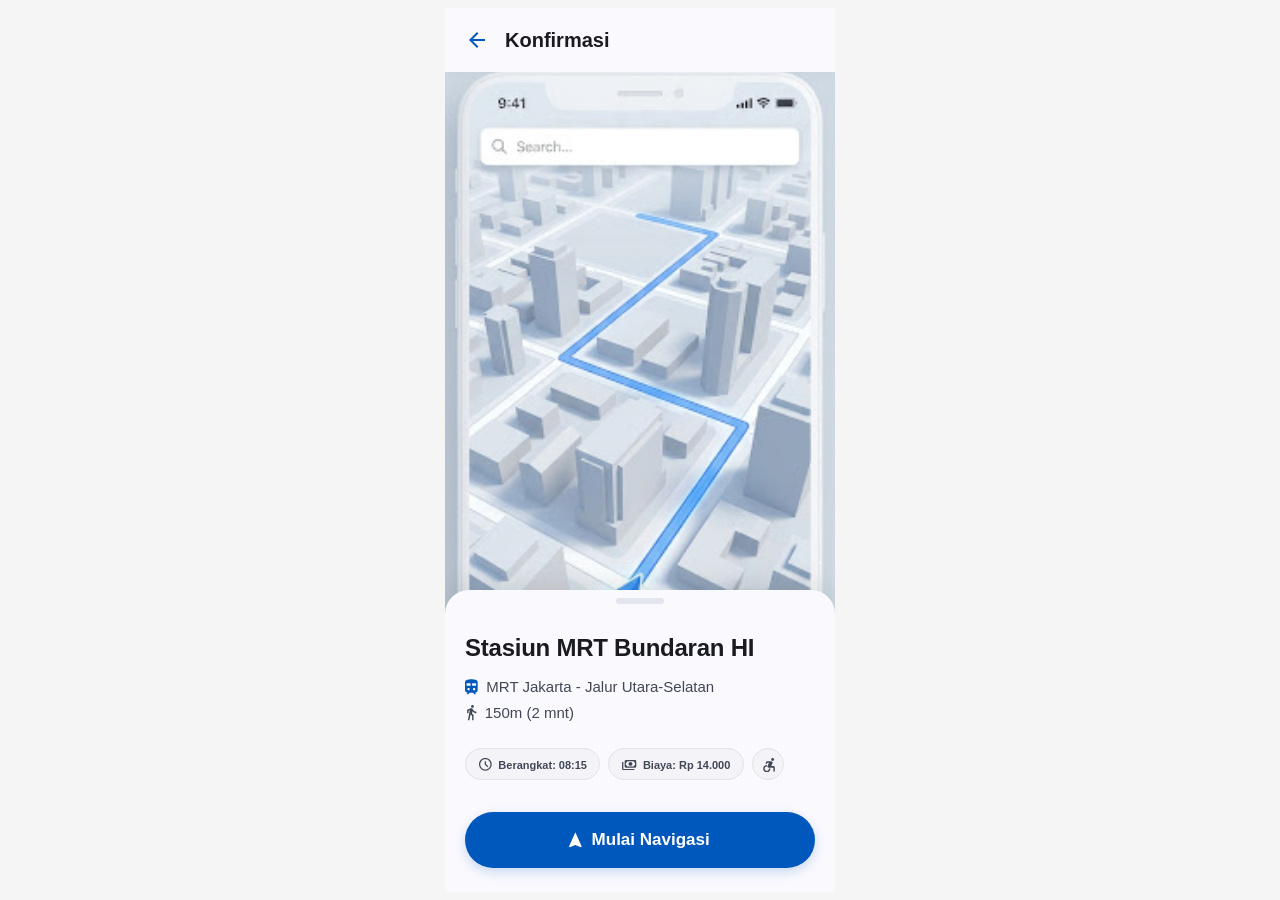
<file: Gangguna_Pendengaran/konfirmasi_rute.html>
<!doctype html>
<html lang="en">
  <head>
    <meta charset="UTF-8" />
    <meta name="viewport" content="width=device-width, initial-scale=1.0" />
    <title>Konfirmasi Perjalanan Transportasi</title>
    <link rel="stylesheet" href="konfirmasi_rute.css" />

    <style>
      body {
        animation: fadeIn 0.4s ease-out forwards;
      }
      @keyframes fadeIn {
        from {
          opacity: 0;
          transform: translateY(10px);
        }
        to {
          opacity: 1;
          transform: translateY(0);
        }
      }
      .fade-out {
        animation: fadeOut 0.3s ease-in forwards;
      }
      @keyframes fadeOut {
        from {
          opacity: 1;
          transform: translateY(0);
        }
        to {
          opacity: 0;
          transform: translateY(-10px);
        }
      }
    </style>
    <script>
      function go(url) {
        document.body.classList.add("fade-out");
        setTimeout(function () {
          window.location.href = url;
        }, 300);
      }

      document.addEventListener("DOMContentLoaded", function () {
        var routes = {
          kemana: "cari_rute.html",
          Cari: "cari_rute.html",
          Setelan: "pengaturan.html",
          Estimasi: "pilih_mode.html",
          Beranda: "beranda.html",
          Kembali: "beranda.html",
          "Bundaran HI": "konfirmasi_rute.html",
          "Mulai Navigasi": "navigasi.html",
          OK: "sampai.html",
          "Lihat rute": "beranda.html",
        };

        if (window.location.pathname.indexOf("navigasi") !== -1) {
          document.body.style.cursor = "pointer";
          document.body.onclick = function () {
            go("waktu_turun.html");
          };
        }

        var walker = document.createTreeWalker(
          document.body,
          NodeFilter.SHOW_TEXT,
          null,
          false,
        );
        var node;
        while ((node = walker.nextNode())) {
          var text = node.nodeValue.trim();
          if (!text) continue;

          for (var key in routes) {
            if (text.indexOf(key) !== -1) {
              if (
                key === "Bundaran HI" &&
                (window.location.pathname.indexOf("konfirmasi") !== -1 ||
                  window.location.pathname.indexOf("sampai") !== -1 ||
                  window.location.pathname.indexOf("waktu_turun") !== -1 ||
                  window.location.pathname.indexOf("pilih_mode") !== -1)
              ) {
                continue;
              }

              // MENJADIKAN SELURUH TOMBOL BERSERTA IKONNYA BISA DIKLIK
              var curr = node.parentElement;
              while (curr && curr.tagName !== "BODY") {
                var rect = curr.getBoundingClientRect();

                // Hentikan peluasan area klik jika ukurannya lebih lebar dari 360px DAN tinggi > 60px
                // (Artinya kita sudah mencapai kontainer luar seperti seluruh Bottom Nav atau Layar)
                // Pengecualian jika ini baru level pertama/kedua (biar tombol panjang tetap aman)
                if (
                  rect.width >= 370 &&
                  rect.height >= 70 &&
                  curr !== node.parentElement
                ) {
                  break;
                }

                curr.style.cursor = "pointer";
                curr.onclick = (function (url) {
                  return function (e) {
                    e.stopPropagation();
                    go(url);
                  };
                })(routes[key]);

                curr = curr.parentElement;
              }
            }
          }
        }
      });
    </script>
  </head>
  <body>
    <main class="stitch-export-root">
      <div
        class="konfirmasi-perjalanan-transportasi-1"
        data-stitch-node-id="node-1"
        data-stitch-node-type="FRAME"
        data-stitch-node-name="Konfirmasi Perjalanan Transportasi"
        data-stitch-fills='[{"type":"SOLID","color":{"r":1,"g":1,"b":1,"a":1},"opacity":1},{"type":"SOLID","color":{"r":0.9804,"g":0.9765,"b":0.9961,"a":1},"opacity":1}]'
      >
        <div
          class="layout-container-2"
          data-stitch-node-id="node-2"
          data-stitch-node-type="FRAME"
          data-stitch-node-name="Container"
        >
          <div
            class="ap1wrlstwpjtwrysjxi1lie5dafmg6pn-qtiuqouco-3"
            data-stitch-node-id="node-3"
            data-stitch-node-type="FRAME"
            data-stitch-node-name="[base64]"
            data-stitch-fills='[{"type":"IMAGE","scaleMode":"CROP","imageTransform":[[0.7898,0,0.1051],[0,1,0]],"scalingFactor":1,"opacity":1,"filters":{"exposure":0,"contrast":0,"saturation":0,"temperature":0,"tint":0,"highlights":0,"shadows":0}}]'
            data-stitch-image-fill='{"type":"IMAGE","scaleMode":"CROP","imageTransform":[[0.7898,0,0.1051],[0,1,0]],"scalingFactor":1,"opacity":1,"filters":{"exposure":0,"contrast":0,"saturation":0,"temperature":0,"tint":0,"highlights":0,"shadows":0}}'
            data-stitch-image-src="[data-uri]"
          ></div>
        </div>
        <div
          class="bg-layer-shadow-4"
          data-stitch-node-id="node-4"
          data-stitch-node-type="FRAME"
          data-stitch-node-name="Background+Shadow"
          data-stitch-fills='[{"type":"SOLID","color":{"r":0.9804,"g":0.9765,"b":0.9961,"a":1},"opacity":1}]'
        >
          <div
            class="margin-5"
            data-stitch-node-id="node-5"
            data-stitch-node-type="FRAME"
            data-stitch-node-name="Margin"
          >
            <div
              class="bg-layer-6"
              data-stitch-node-id="node-6"
              data-stitch-node-type="RECTANGLE"
              data-stitch-node-name="Background"
              data-stitch-fills='[{"type":"SOLID","color":{"r":0.7569,"g":0.7765,"b":0.8431,"a":1},"opacity":1}]'
            ></div>
          </div>
          <div
            class="layout-container-7"
            data-stitch-node-id="node-7"
            data-stitch-node-type="FRAME"
            data-stitch-node-name="Container"
          >
            <div
              class="title-2-8"
              data-stitch-node-id="node-8"
              data-stitch-node-type="FRAME"
              data-stitch-node-name="Heading 2"
            >
              <span
                class="stasiun-mrt-bundaran-hi-9"
                data-stitch-node-id="node-9"
                data-stitch-node-type="TEXT"
                data-stitch-node-name="Stasiun MRT Bundaran HI"
                data-stitch-text="true"
                data-stitch-fills='[{"type":"SOLID","color":{"r":0.102,"g":0.1059,"b":0.1216,"a":1},"opacity":1}]'
                >Stasiun MRT Bundaran HI</span
              >
            </div>
            <div
              class="margin-10"
              data-stitch-node-id="node-10"
              data-stitch-node-type="FRAME"
              data-stitch-node-name="Margin"
            >
              <div
                class="layout-container-11"
                data-stitch-node-id="node-11"
                data-stitch-node-type="FRAME"
                data-stitch-node-name="Container"
              >
                <div
                  class="layout-container-12"
                  data-stitch-node-id="node-12"
                  data-stitch-node-type="FRAME"
                  data-stitch-node-name="Container"
                >
                  <div
                    class="layout-container-13"
                    data-stitch-node-id="node-13"
                    data-stitch-node-type="FRAME"
                    data-stitch-node-name="Container"
                  >
                    <svg
                      class="icon-ui-14"
                      width="14"
                      height="16"
                      viewBox="0 0 14 16"
                      fill="none"
                      xmlns="http://www.w3.org/2000/svg"
                    >
                      <path
                        d="M0 11.25V3.33333C0 2.59722 0.190972 2.01042 0.572917 1.57292C0.954861 1.13542 1.45833 0.802083 2.08333 0.572917C2.70833 0.34375 3.42014 0.190972 4.21875 0.114583C5.01736 0.0381944 5.83333 0 6.66667 0C7.58333 0 8.44792 0.0381944 9.26042 0.114583C10.0729 0.190972 10.7812 0.34375 11.3854 0.572917C11.9896 0.802083 12.4653 1.13542 12.8125 1.57292C13.1597 2.01042 13.3333 2.59722 13.3333 3.33333V11.25C13.3333 12.0694 13.0521 12.7604 12.4896 13.3229C11.9271 13.8854 11.2361 14.1667 10.4167 14.1667L11.6667 15.4167V15.8333H10L8.33333 14.1667H5L3.33333 15.8333H1.66667V15.4167L2.91667 14.1667C2.09722 14.1667 1.40625 13.8854 0.84375 13.3229C0.28125 12.7604 0 12.0694 0 11.25ZM1.66667 6.66667H5.83333V4.16667H1.66667V6.66667ZM7.5 6.66667H11.6667V4.16667H7.5V6.66667ZM3.75 11.6667C4.11111 11.6667 4.40972 11.5486 4.64583 11.3125C4.88194 11.0764 5 10.7778 5 10.4167C5 10.0556 4.88194 9.75694 4.64583 9.52083C4.40972 9.28472 4.11111 9.16667 3.75 9.16667C3.38889 9.16667 3.09028 9.28472 2.85417 9.52083C2.61806 9.75694 2.5 10.0556 2.5 10.4167C2.5 10.7778 2.61806 11.0764 2.85417 11.3125C3.09028 11.5486 3.38889 11.6667 3.75 11.6667ZM9.58333 11.6667C9.94444 11.6667 10.2431 11.5486 10.4792 11.3125C10.7153 11.0764 10.8333 10.7778 10.8333 10.4167C10.8333 10.0556 10.7153 9.75694 10.4792 9.52083C10.2431 9.28472 9.94444 9.16667 9.58333 9.16667C9.22222 9.16667 8.92361 9.28472 8.6875 9.52083C8.45139 9.75694 8.33333 10.0556 8.33333 10.4167C8.33333 10.7778 8.45139 11.0764 8.6875 11.3125C8.92361 11.5486 9.22222 11.6667 9.58333 11.6667Z"
                        fill="#0058BC"
                      />
                    </svg>
                  </div>
                  <div
                    class="layout-container-15"
                    data-stitch-node-id="node-14"
                    data-stitch-node-type="FRAME"
                    data-stitch-node-name="Container"
                  >
                    <span
                      class="text-content-16"
                      data-stitch-node-id="node-15"
                      data-stitch-node-type="TEXT"
                      data-stitch-node-name="Text"
                      data-stitch-text="true"
                      data-stitch-fills='[{"type":"SOLID","color":{"r":0.2549,"g":0.2784,"b":0.3333,"a":1},"opacity":1}]'
                      >MRT Jakarta - Jalur Utara-Selatan</span
                    >
                  </div>
                </div>
                <div
                  class="margin-17"
                  data-stitch-node-id="node-16"
                  data-stitch-node-type="FRAME"
                  data-stitch-node-name="Margin"
                >
                  <div
                    class="layout-container-18"
                    data-stitch-node-id="node-17"
                    data-stitch-node-type="FRAME"
                    data-stitch-node-name="Container"
                  >
                    <div
                      class="layout-container-19"
                      data-stitch-node-id="node-18"
                      data-stitch-node-type="FRAME"
                      data-stitch-node-name="Container"
                    >
                      <svg
                        class="icon-ui-20"
                        width="10"
                        height="17"
                        viewBox="0 0 10 17"
                        fill="none"
                        xmlns="http://www.w3.org/2000/svg"
                      >
                        <path
                          d="M0.75 16.125L2.85 5.55L1.5 6.075V8.625H0V5.1L3.7875 3.4875C3.9625 3.4125 4.14687 3.36875 4.34062 3.35625C4.53437 3.34375 4.71875 3.36875 4.89375 3.43125C5.06875 3.49375 5.23438 3.58125 5.39062 3.69375C5.54688 3.80625 5.675 3.95 5.775 4.125L6.525 5.325C6.85 5.85 7.29063 6.28125 7.84688 6.61875C8.40312 6.95625 9.0375 7.125 9.75 7.125V8.625C8.875 8.625 8.09375 8.44375 7.40625 8.08125C6.71875 7.71875 6.13125 7.25625 5.64375 6.69375L5.175 9L6.75 10.5V16.125H5.25V11.25L3.675 10.05L2.325 16.125H0.75ZM5.625 3C5.2125 3 4.85938 2.85313 4.56563 2.55938C4.27188 2.26562 4.125 1.9125 4.125 1.5C4.125 1.0875 4.27188 0.734375 4.56563 0.440625C4.85938 0.146875 5.2125 0 5.625 0C6.0375 0 6.39062 0.146875 6.68437 0.440625C6.97812 0.734375 7.125 1.0875 7.125 1.5C7.125 1.9125 6.97812 2.26562 6.68437 2.55938C6.39062 2.85313 6.0375 3 5.625 3Z"
                          fill="#414755"
                        />
                      </svg>
                    </div>
                    <div
                      class="layout-container-21"
                      data-stitch-node-id="node-19"
                      data-stitch-node-type="FRAME"
                      data-stitch-node-name="Container"
                    >
                      <span
                        class="text-content-22"
                        data-stitch-node-id="node-20"
                        data-stitch-node-type="TEXT"
                        data-stitch-node-name="Text"
                        data-stitch-text="true"
                        data-stitch-fills='[{"type":"SOLID","color":{"r":0.2549,"g":0.2784,"b":0.3333,"a":1},"opacity":1}]'
                        >150m (2 mnt)</span
                      >
                    </div>
                  </div>
                </div>
              </div>
            </div>
          </div>
          <div
            class="layout-container-23"
            data-stitch-node-id="node-21"
            data-stitch-node-type="FRAME"
            data-stitch-node-name="Container"
          >
            <div
              class="bg-layer-border-24"
              data-stitch-node-id="node-22"
              data-stitch-node-type="FRAME"
              data-stitch-node-name="Background+Border"
              data-stitch-fills='[{"type":"SOLID","color":{"r":0.9569,"g":0.9529,"b":0.9725,"a":1},"opacity":1}]'
            >
              <div
                class="layout-container-25"
                data-stitch-node-id="node-23"
                data-stitch-node-type="FRAME"
                data-stitch-node-name="Container"
              >
                <svg
                  class="icon-ui-26"
                  width="14"
                  height="14"
                  viewBox="0 0 14 14"
                  fill="none"
                  xmlns="http://www.w3.org/2000/svg"
                >
                  <path
                    d="M8.86667 9.8L9.8 8.86667L7.33333 6.4V3.33333H6V6.93333L8.86667 9.8ZM6.66667 13.3333C5.74444 13.3333 4.87778 13.1583 4.06667 12.8083C3.25556 12.4583 2.55 11.9833 1.95 11.3833C1.35 10.7833 0.875 10.0778 0.525 9.26667C0.175 8.45555 0 7.58889 0 6.66667C0 5.74444 0.175 4.87778 0.525 4.06667C0.875 3.25556 1.35 2.55 1.95 1.95C2.55 1.35 3.25556 0.875 4.06667 0.525C4.87778 0.175 5.74444 0 6.66667 0C7.58889 0 8.45555 0.175 9.26667 0.525C10.0778 0.875 10.7833 1.35 11.3833 1.95C11.9833 2.55 12.4583 3.25556 12.8083 4.06667C13.1583 4.87778 13.3333 5.74444 13.3333 6.66667C13.3333 7.58889 13.1583 8.45555 12.8083 9.26667C12.4583 10.0778 11.9833 10.7833 11.3833 11.3833C10.7833 11.9833 10.0778 12.4583 9.26667 12.8083C8.45555 13.1583 7.58889 13.3333 6.66667 13.3333ZM6.66667 12C8.14444 12 9.40278 11.4806 10.4417 10.4417C11.4806 9.40278 12 8.14444 12 6.66667C12 5.18889 11.4806 3.93056 10.4417 2.89167C9.40278 1.85278 8.14444 1.33333 6.66667 1.33333C5.18889 1.33333 3.93056 1.85278 2.89167 2.89167C1.85278 3.93056 1.33333 5.18889 1.33333 6.66667C1.33333 8.14444 1.85278 9.40278 2.89167 10.4417C3.93056 11.4806 5.18889 12 6.66667 12Z"
                    fill="#414755"
                  />
                </svg>
              </div>
              <div
                class="layout-container-27"
                data-stitch-node-id="node-24"
                data-stitch-node-type="FRAME"
                data-stitch-node-name="Container"
              >
                <span
                  class="text-content-28"
                  data-stitch-node-id="node-25"
                  data-stitch-node-type="TEXT"
                  data-stitch-node-name="Text"
                  data-stitch-text="true"
                  data-stitch-fills='[{"type":"SOLID","color":{"r":0.2549,"g":0.2784,"b":0.3333,"a":1},"opacity":1}]'
                  >Berangkat: 08:15</span
                >
              </div>
            </div>
            <div
              class="bg-layer-border-29"
              data-stitch-node-id="node-26"
              data-stitch-node-type="FRAME"
              data-stitch-node-name="Background+Border"
              data-stitch-fills='[{"type":"SOLID","color":{"r":0.9569,"g":0.9529,"b":0.9725,"a":1},"opacity":1}]'
            >
              <div
                class="layout-container-30"
                data-stitch-node-id="node-27"
                data-stitch-node-type="FRAME"
                data-stitch-node-name="Container"
              >
                <svg
                  class="icon-ui-31"
                  width="15"
                  height="11"
                  viewBox="0 0 15 11"
                  fill="none"
                  xmlns="http://www.w3.org/2000/svg"
                >
                  <path
                    d="M8.66667 6C8.11111 6 7.63889 5.80556 7.25 5.41667C6.86111 5.02778 6.66667 4.55556 6.66667 4C6.66667 3.44444 6.86111 2.97222 7.25 2.58333C7.63889 2.19444 8.11111 2 8.66667 2C9.22222 2 9.69444 2.19444 10.0833 2.58333C10.4722 2.97222 10.6667 3.44444 10.6667 4C10.6667 4.55556 10.4722 5.02778 10.0833 5.41667C9.69444 5.80556 9.22222 6 8.66667 6ZM4 8C3.63333 8 3.31944 7.86944 3.05833 7.60833C2.79722 7.34722 2.66667 7.03333 2.66667 6.66667V1.33333C2.66667 0.966667 2.79722 0.652778 3.05833 0.391667C3.31944 0.130556 3.63333 0 4 0H13.3333C13.7 0 14.0139 0.130556 14.275 0.391667C14.5361 0.652778 14.6667 0.966667 14.6667 1.33333V6.66667C14.6667 7.03333 14.5361 7.34722 14.275 7.60833C14.0139 7.86944 13.7 8 13.3333 8H4ZM5.33333 6.66667H12C12 6.3 12.1306 5.98611 12.3917 5.725C12.6528 5.46389 12.9667 5.33333 13.3333 5.33333V2.66667C12.9667 2.66667 12.6528 2.53611 12.3917 2.275C12.1306 2.01389 12 1.7 12 1.33333H5.33333C5.33333 1.7 5.20278 2.01389 4.94167 2.275C4.68056 2.53611 4.36667 2.66667 4 2.66667V5.33333C4.36667 5.33333 4.68056 5.46389 4.94167 5.725C5.20278 5.98611 5.33333 6.3 5.33333 6.66667ZM12.6667 10.6667H1.33333C0.966667 10.6667 0.652778 10.5361 0.391667 10.275C0.130556 10.0139 0 9.7 0 9.33333V2H1.33333V9.33333H12.6667V10.6667ZM4 6.66667V1.33333V6.66667Z"
                    fill="#414755"
                  />
                </svg>
              </div>
              <div
                class="layout-container-32"
                data-stitch-node-id="node-28"
                data-stitch-node-type="FRAME"
                data-stitch-node-name="Container"
              >
                <span
                  class="text-content-33"
                  data-stitch-node-id="node-29"
                  data-stitch-node-type="TEXT"
                  data-stitch-node-name="Text"
                  data-stitch-text="true"
                  data-stitch-fills='[{"type":"SOLID","color":{"r":0.2549,"g":0.2784,"b":0.3333,"a":1},"opacity":1}]'
                  >Biaya: Rp 14.000</span
                >
              </div>
            </div>
            <div
              class="bg-layer-border-34"
              data-stitch-node-id="node-30"
              data-stitch-node-type="FRAME"
              data-stitch-node-name="Background+Border"
              data-stitch-fills='[{"type":"SOLID","color":{"r":0.9569,"g":0.9529,"b":0.9725,"a":1},"opacity":1}]'
            >
              <div
                class="layout-container-35"
                data-stitch-node-id="node-31"
                data-stitch-node-type="FRAME"
                data-stitch-node-name="Container"
              >
                <svg
                  class="icon-ui-36"
                  width="12"
                  height="15"
                  viewBox="0 0 12 15"
                  fill="none"
                  xmlns="http://www.w3.org/2000/svg"
                >
                  <path
                    d="M3.75 14.625C2.7125 14.625 1.82812 14.2594 1.09687 13.5281C0.365625 12.7969 0 11.9125 0 10.875C0 9.8375 0.365625 8.95312 1.09687 8.22188C1.82812 7.49063 2.7125 7.125 3.75 7.125V8.625C3.125 8.625 2.59375 8.84375 2.15625 9.28125C1.71875 9.71875 1.5 10.25 1.5 10.875C1.5 11.5 1.71875 12.0312 2.15625 12.4688C2.59375 12.9062 3.125 13.125 3.75 13.125C4.375 13.125 4.90625 12.9062 5.34375 12.4688C5.78125 12.0312 6 11.5 6 10.875H7.5C7.5 11.9125 7.13437 12.7969 6.40312 13.5281C5.67188 14.2594 4.7875 14.625 3.75 14.625ZM10.5 13.875V10.125H6C5.45 10.125 5.025 9.89062 4.725 9.42188C4.425 8.95312 4.3875 8.4625 4.6125 7.95L6 4.875H4.29375L3.84375 6.0375L2.4 5.625L2.925 4.275C3.0375 3.9875 3.22188 3.76562 3.47813 3.60938C3.73438 3.45312 4.0125 3.375 4.3125 3.375H8.2125C8.775 3.375 9.20312 3.60312 9.49687 4.05937C9.79062 4.51562 9.825 5 9.6 5.5125L8.3625 8.25H10.5C10.9125 8.25 11.2656 8.39688 11.5594 8.69063C11.8531 8.98438 12 9.3375 12 9.75V13.875H10.5ZM9.75 3C9.3375 3 8.98438 2.85313 8.69063 2.55938C8.39688 2.26562 8.25 1.9125 8.25 1.5C8.25 1.0875 8.39688 0.734375 8.69063 0.440625C8.98438 0.146875 9.3375 0 9.75 0C10.1625 0 10.5156 0.146875 10.8094 0.440625C11.1031 0.734375 11.25 1.0875 11.25 1.5C11.25 1.9125 11.1031 2.26562 10.8094 2.55938C10.5156 2.85313 10.1625 3 9.75 3Z"
                    fill="#414755"
                  />
                </svg>
              </div>
            </div>
          </div>
          <div
            class="btn-action-margin-37"
            data-stitch-node-id="node-32"
            data-stitch-node-type="FRAME"
            data-stitch-node-name="Button:margin"
          >
            <div
              class="btn-action-38"
              data-stitch-node-id="node-33"
              data-stitch-node-type="FRAME"
              data-stitch-node-name="Button"
              data-stitch-fills='[{"type":"SOLID","color":{"r":0,"g":0.3451,"b":0.7373,"a":1},"opacity":1}]'
            >
              <div
                class="layout-container-39"
                data-stitch-node-id="node-34"
                data-stitch-node-type="FRAME"
                data-stitch-node-name="Container"
              >
                <svg
                  class="icon-ui-40"
                  width="14"
                  height="16"
                  viewBox="0 0 14 16"
                  fill="none"
                  xmlns="http://www.w3.org/2000/svg"
                >
                  <path
                    d="M0.833333 15.8333L0 15L6.66667 0L13.3333 15L12.5 15.8333L6.66667 13.3333L0.833333 15.8333Z"
                    fill="white"
                  />
                </svg>
              </div>
              <span
                class="text-content-41"
                data-stitch-node-id="node-35"
                data-stitch-node-type="TEXT"
                data-stitch-node-name="Text"
                data-stitch-text="true"
                data-stitch-fills='[{"type":"SOLID","color":{"r":1,"g":1,"b":1,"a":1},"opacity":1}]'
                >Mulai Navigasi</span
              >
            </div>
          </div>
        </div>
        <div
          class="header-42"
          data-stitch-node-id="node-36"
          data-stitch-node-type="FRAME"
          data-stitch-node-name="Header"
          data-stitch-fills='[{"type":"SOLID","color":{"r":0.9804,"g":0.9765,"b":0.9961,"a":1},"opacity":1}]'
        >
          <div
            class="btn-action-margin-43"
            data-stitch-node-id="node-37"
            data-stitch-node-type="FRAME"
            data-stitch-node-name="Button:margin"
          >
            <div
              class="btn-action-44"
              data-stitch-node-id="node-38"
              data-stitch-node-type="FRAME"
              data-stitch-node-name="Button"
            >
              <div
                class="layout-container-45"
                data-stitch-node-id="node-39"
                data-stitch-node-type="FRAME"
                data-stitch-node-name="Container"
              >
                <svg
                  class="icon-ui-46"
                  width="16"
                  height="16"
                  viewBox="0 0 16 16"
                  fill="none"
                  xmlns="http://www.w3.org/2000/svg"
                >
                  <path
                    d="M3.825 9L9.425 14.6L8 16L0 8L8 0L9.425 1.4L3.825 7H16V9H3.825Z"
                    fill="#0058BC"
                  />
                </svg>
              </div>
            </div>
          </div>
          <div
            class="title-1-margin-47"
            data-stitch-node-id="node-40"
            data-stitch-node-type="FRAME"
            data-stitch-node-name="Heading 1:margin"
          >
            <span
              class="title-1-konfirmasi-rute-48"
              data-stitch-node-id="node-41"
              data-stitch-node-type="TEXT"
              data-stitch-node-name="Heading 1 → Konfirmasi Rute"
              data-stitch-text="true"
              data-stitch-fills='[{"type":"SOLID","color":{"r":0.102,"g":0.1059,"b":0.1216,"a":1},"opacity":1}]'
              >Konfirmasi Rute</span
            >
          </div>
        </div>
      </div>
    </main>
  <script type="application/json" id="stitch-export-diagnostics">
    {"version":1,"kind":"stitch-figma-export-diagnostics","stats":{"selectedNodeCount":1,"renderedNodeCount":48,"assetCount":8,"width":390,"height":884,"outputChars":0,"diagnosticNodeCount":41,"imageFillCount":1,"cropImageFillCount":1},"nodes":[{"id":"node-1","className":"konfirmasi-perjalanan-transportasi-1","name":"Konfirmasi Perjalanan Transportasi","type":"FRAME","bounds":{"x":449,"y":10173,"width":390,"height":884},"relativeBounds":{"x":0,"y":0,"width":390,"height":884},"fills":[{"type":"SOLID","color":{"r":1,"g":1,"b":1,"a":1},"opacity":1},{"type":"SOLID","color":{"r":0.9804,"g":0.9765,"b":0.9961,"a":1},"opacity":1}]},{"id":"node-2","className":"layout-container-2","name":"Container","type":"FRAME","bounds":{"x":449,"y":10173,"width":390,"height":884},"relativeBounds":{"x":0,"y":0,"width":390,"height":884},"fills":[]},{"id":"node-3","className":"ap1wrlstwpjtwrysjxi1lie5dafmg6pn-qtiuqouco-3","name":"[base64]","type":"FRAME","bounds":{"x":449,"y":10173,"width":390,"height":884},"relativeBounds":{"x":0,"y":0,"width":390,"height":884},"fills":[{"type":"IMAGE","scaleMode":"CROP","imageTransform":[[0.7898,0,0.1051],[0,1,0]],"scalingFactor":1,"opacity":1,"filters":{"exposure":0,"contrast":0,"saturation":0,"temperature":0,"tint":0,"highlights":0,"shadows":0}}]},{"id":"node-4","className":"bg-layer-shadow-4","name":"Background+Shadow","type":"FRAME","bounds":{"x":449,"y":10755,"width":390,"height":302},"relativeBounds":{"x":0,"y":582,"width":390,"height":302},"fills":[{"type":"SOLID","color":{"r":0.9804,"g":0.9765,"b":0.9961,"a":1},"opacity":1}]},{"id":"node-5","className":"margin-5","name":"Margin","type":"FRAME","bounds":{"x":469,"y":10763,"width":350,"height":10},"relativeBounds":{"x":20,"y":8,"width":350,"height":10},"fills":[]},{"id":"node-6","className":"bg-layer-6","name":"Background","type":"RECTANGLE","bounds":{"x":620,"y":10763,"width":48,"height":6},"relativeBounds":{"x":151,"y":0,"width":48,"height":6},"fills":[{"type":"SOLID","color":{"r":0.7569,"g":0.7765,"b":0.8431,"a":1},"opacity":1}]},{"id":"node-7","className":"layout-container-7","name":"Container","type":"FRAME","bounds":{"x":469,"y":10797,"width":350,"height":92},"relativeBounds":{"x":20,"y":42,"width":350,"height":92},"fills":[]},{"id":"node-8","className":"title-2-8","name":"Heading 2","type":"FRAME","bounds":{"x":469,"y":10797,"width":350,"height":32},"relativeBounds":{"x":0,"y":0,"width":350,"height":32},"fills":[]},{"id":"node-9","className":"stasiun-mrt-bundaran-hi-9","name":"Stasiun MRT Bundaran HI","type":"TEXT","bounds":{"x":469,"y":10797,"width":350,"height":32},"relativeBounds":{"x":0,"y":0,"width":350,"height":32},"fills":[{"type":"SOLID","color":{"r":0.102,"g":0.1059,"b":0.1216,"a":1},"opacity":1}]},{"id":"node-10","className":"margin-10","name":"Margin","type":"FRAME","bounds":{"x":469,"y":10837,"width":350,"height":52},"relativeBounds":{"x":0,"y":40,"width":350,"height":52},"fills":[]},{"id":"node-11","className":"layout-container-11","name":"Container","type":"FRAME","bounds":{"x":469,"y":10841,"width":350,"height":48},"relativeBounds":{"x":0,"y":4,"width":350,"height":48},"fills":[]},{"id":"node-12","className":"layout-container-12","name":"Container","type":"FRAME","bounds":{"x":469,"y":10841,"width":350,"height":22},"relativeBounds":{"x":0,"y":0,"width":350,"height":22},"fills":[]},{"id":"node-13","className":"layout-container-13","name":"Container","type":"FRAME","bounds":{"x":469,"y":10844.08,"width":13.33,"height":15.83},"relativeBounds":{"x":0,"y":3.08,"width":13.33,"height":15.83},"fills":[]},{"id":"node-14","className":"layout-container-15","name":"Container","type":"FRAME","bounds":{"x":490.33,"y":10841,"width":242.95,"height":22},"relativeBounds":{"x":21.33,"y":0,"width":242.95,"height":22},"fills":[]},{"id":"node-15","className":"text-content-16","name":"Text","type":"TEXT","bounds":{"x":490.33,"y":10841,"width":242.95,"height":22},"relativeBounds":{"x":0,"y":0,"width":242.95,"height":22},"fills":[{"type":"SOLID","color":{"r":0.2549,"g":0.2784,"b":0.3333,"a":1},"opacity":1}]},{"id":"node-16","className":"margin-17","name":"Margin","type":"FRAME","bounds":{"x":469,"y":10867,"width":350,"height":22},"relativeBounds":{"x":0,"y":26,"width":350,"height":22},"fills":[]},{"id":"node-17","className":"layout-container-18","name":"Container","type":"FRAME","bounds":{"x":471,"y":10867,"width":348,"height":22},"relativeBounds":{"x":2,"y":0,"width":348,"height":22},"fills":[]},{"id":"node-18","className":"layout-container-19","name":"Container","type":"FRAME","bounds":{"x":471,"y":10869.94,"width":9.75,"height":16.13},"relativeBounds":{"x":0,"y":2.94,"width":9.75,"height":16.13},"fills":[]},{"id":"node-19","className":"layout-container-21","name":"Container","type":"FRAME","bounds":{"x":488.75,"y":10867,"width":93.05,"height":22},"relativeBounds":{"x":17.75,"y":0,"width":93.05,"height":22},"fills":[]},{"id":"node-20","className":"text-content-22","name":"Text","type":"TEXT","bounds":{"x":488.75,"y":10867,"width":93.05,"height":22},"relativeBounds":{"x":0,"y":0,"width":93.05,"height":22},"fills":[{"type":"SOLID","color":{"r":0.2549,"g":0.2784,"b":0.3333,"a":1},"opacity":1}]},{"id":"node-21","className":"layout-container-23","name":"Container","type":"FRAME","bounds":{"x":469,"y":10913,"width":350,"height":32},"relativeBounds":{"x":20,"y":158,"width":350,"height":32},"fills":[]},{"id":"node-22","className":"bg-layer-border-24","name":"Background+Border","type":"FRAME","bounds":{"x":469,"y":10913,"width":135.22,"height":32},"relativeBounds":{"x":0,"y":0,"width":135.22,"height":32},"fills":[{"type":"SOLID","color":{"r":0.9569,"g":0.9529,"b":0.9725,"a":1},"opacity":1}]},{"id":"node-23","className":"layout-container-25","name":"Container","type":"FRAME","bounds":{"x":482,"y":10922.33,"width":13.33,"height":13.33},"relativeBounds":{"x":13,"y":9.33,"width":13.33,"height":13.33},"fills":[]},{"id":"node-24","className":"layout-container-27","name":"Container","type":"FRAME","bounds":{"x":501.33,"y":10921,"width":89.89,"height":16},"relativeBounds":{"x":32.33,"y":8,"width":89.89,"height":16},"fills":[]},{"id":"node-25","className":"text-content-28","name":"Text","type":"TEXT","bounds":{"x":501.33,"y":10921,"width":89.89,"height":16},"relativeBounds":{"x":0,"y":0,"width":89.89,"height":16},"fills":[{"type":"SOLID","color":{"r":0.2549,"g":0.2784,"b":0.3333,"a":1},"opacity":1}]},{"id":"node-26","className":"bg-layer-border-29","name":"Background+Border","type":"FRAME","bounds":{"x":612.22,"y":10913,"width":135.31,"height":32},"relativeBounds":{"x":143.22,"y":0,"width":135.31,"height":32},"fills":[{"type":"SOLID","color":{"r":0.9569,"g":0.9529,"b":0.9725,"a":1},"opacity":1}]},{"id":"node-27","className":"layout-container-30","name":"Container","type":"FRAME","bounds":{"x":625.22,"y":10923.67,"width":14.67,"height":10.67},"relativeBounds":{"x":13,"y":10.67,"width":14.67,"height":10.67},"fills":[]},{"id":"node-28","className":"layout-container-32","name":"Container","type":"FRAME","bounds":{"x":645.89,"y":10921,"width":88.64,"height":16},"relativeBounds":{"x":33.67,"y":8,"width":88.64,"height":16},"fills":[]},{"id":"node-29","className":"text-content-33","name":"Text","type":"TEXT","bounds":{"x":645.89,"y":10921,"width":88.64,"height":16},"relativeBounds":{"x":0,"y":0,"width":88.64,"height":16},"fills":[{"type":"SOLID","color":{"r":0.2549,"g":0.2784,"b":0.3333,"a":1},"opacity":1}]},{"id":"node-30","className":"bg-layer-border-34","name":"Background+Border","type":"FRAME","bounds":{"x":755.53,"y":10913,"width":32,"height":32},"relativeBounds":{"x":286.53,"y":0,"width":32,"height":32},"fills":[{"type":"SOLID","color":{"r":0.9569,"g":0.9529,"b":0.9725,"a":1},"opacity":1}]},{"id":"node-31","className":"layout-container-35","name":"Container","type":"FRAME","bounds":{"x":765.53,"y":10921.69,"width":12,"height":14.63},"relativeBounds":{"x":10,"y":8.69,"width":12,"height":14.63},"fills":[]},{"id":"node-32","className":"btn-action-margin-37","name":"Button:margin","type":"FRAME","bounds":{"x":469,"y":10969,"width":350,"height":64},"relativeBounds":{"x":20,"y":214,"width":350,"height":64},"fills":[]},{"id":"node-33","className":"btn-action-38","name":"Button","type":"FRAME","bounds":{"x":469,"y":10977,"width":350,"height":56},"relativeBounds":{"x":0,"y":8,"width":350,"height":56},"fills":[{"type":"SOLID","color":{"r":0,"g":0.3451,"b":0.7373,"a":1},"opacity":1}]},{"id":"node-34","className":"layout-container-39","name":"Container","type":"FRAME","bounds":{"x":573.31,"y":10997.08,"width":13.33,"height":15.83},"relativeBounds":{"x":104.31,"y":20.08,"width":13.33,"height":15.83},"fills":[]},{"id":"node-35","className":"text-content-41","name":"Text","type":"TEXT","bounds":{"x":594.64,"y":10993,"width":120.05,"height":24},"relativeBounds":{"x":125.64,"y":16,"width":120.05,"height":24},"fills":[{"type":"SOLID","color":{"r":1,"g":1,"b":1,"a":1},"opacity":1}]},{"id":"node-36","className":"header-42","name":"Header","type":"FRAME","bounds":{"x":449,"y":10173,"width":390,"height":64},"relativeBounds":{"x":0,"y":0,"width":390,"height":64},"fills":[{"type":"SOLID","color":{"r":0.9804,"g":0.9765,"b":0.9961,"a":1},"opacity":1}]},{"id":"node-37","className":"btn-action-margin-43","name":"Button:margin","type":"FRAME","bounds":{"x":469,"y":10185,"width":32,"height":40},"relativeBounds":{"x":20,"y":12,"width":32,"height":40},"fills":[]},{"id":"node-38","className":"btn-action-44","name":"Button","type":"FRAME","bounds":{"x":461,"y":10185,"width":40,"height":40},"relativeBounds":{"x":-8,"y":0,"width":40,"height":40},"fills":[]},{"id":"node-39","className":"layout-container-45","name":"Container","type":"FRAME","bounds":{"x":473,"y":10197,"width":16,"height":16},"relativeBounds":{"x":12,"y":12,"width":16,"height":16},"fills":[]},{"id":"node-40","className":"title-1-margin-47","name":"Heading 1:margin","type":"FRAME","bounds":{"x":501,"y":10191,"width":161.69,"height":28},"relativeBounds":{"x":52,"y":18,"width":161.69,"height":28},"fills":[]},{"id":"node-41","className":"title-1-konfirmasi-rute-48","name":"Heading 1 → Konfirmasi Rute","type":"TEXT","bounds":{"x":509,"y":10191,"width":153.69,"height":28},"relativeBounds":{"x":8,"y":0,"width":153.69,"height":28},"fills":[{"type":"SOLID","color":{"r":0.102,"g":0.1059,"b":0.1216,"a":1},"opacity":1}]}]}</script>
    </script>
  </body>
</html>
</file>
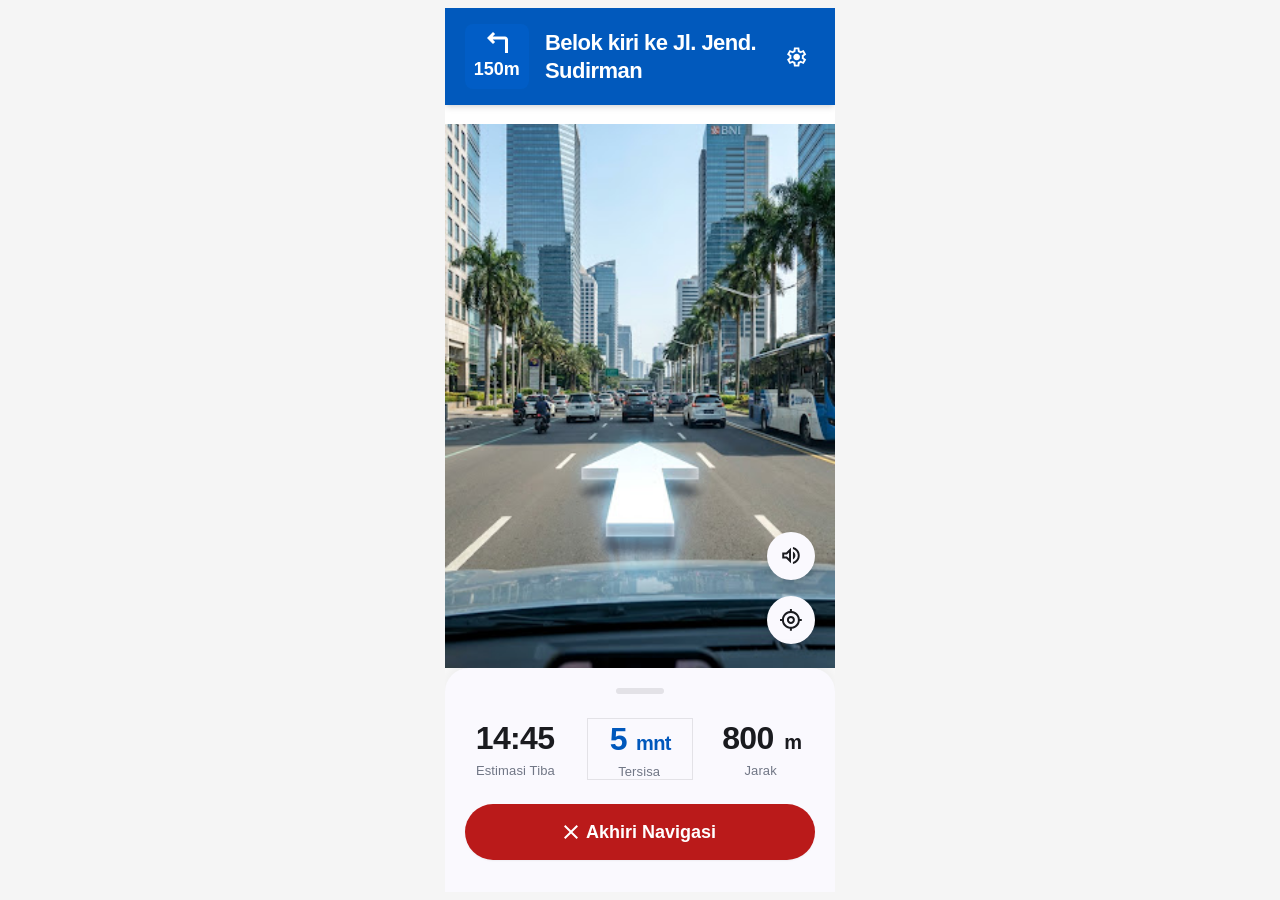
<file: Gangguna_Pendengaran/navigasi.html>
<!doctype html>
<html lang="en">
  <head>
    <meta charset="UTF-8" />
    <meta name="viewport" content="width=device-width, initial-scale=1.0" />
    <title>Navigasi Street View dengan Panah</title>
    <link rel="stylesheet" href="navigasi.css" />

    <style>
      body {
        animation: fadeIn 0.4s ease-out forwards;
      }
      @keyframes fadeIn {
        from {
          opacity: 0;
          transform: translateY(10px);
        }
        to {
          opacity: 1;
          transform: translateY(0);
        }
      }
      .fade-out {
        animation: fadeOut 0.3s ease-in forwards;
      }
      @keyframes fadeOut {
        from {
          opacity: 1;
          transform: translateY(0);
        }
        to {
          opacity: 0;
          transform: translateY(-10px);
        }
      }
    </style>
    <script>
      function go(url) {
        document.body.classList.add("fade-out");
        setTimeout(function () {
          window.location.href = url;
        }, 300);
      }

      document.addEventListener("DOMContentLoaded", function () {
        var routes = {
          kemana: "cari_rute.html",
          Cari: "cari_rute.html",
          Setelan: "pengaturan.html",
          Estimasi: "pilih_mode.html",
          Beranda: "beranda.html",
          Kembali: "beranda.html",
          "Bundaran HI": "konfirmasi_rute.html",
          "Mulai Navigasi": "navigasi.html",
          OK: "sampai.html",
          "Lihat rute": "beranda.html",
        };

        if (window.location.pathname.indexOf("navigasi") !== -1) {
          document.body.style.cursor = "pointer";
          document.body.onclick = function () {
            go("waktu_turun.html");
          };
        }

        var walker = document.createTreeWalker(
          document.body,
          NodeFilter.SHOW_TEXT,
          null,
          false,
        );
        var node;
        while ((node = walker.nextNode())) {
          var text = node.nodeValue.trim();
          if (!text) continue;

          for (var key in routes) {
            if (text.indexOf(key) !== -1) {
              if (
                key === "Bundaran HI" &&
                (window.location.pathname.indexOf("konfirmasi") !== -1 ||
                  window.location.pathname.indexOf("sampai") !== -1 ||
                  window.location.pathname.indexOf("waktu_turun") !== -1 ||
                  window.location.pathname.indexOf("pilih_mode") !== -1)
              ) {
                continue;
              }

              var curr = node.parentElement;
              while (curr && curr.tagName !== "BODY") {
                var rect = curr.getBoundingClientRect();

                
                if (
                  rect.width >= 370 &&
                  rect.height >= 70 &&
                  curr !== node.parentElement
                ) {
                  break;
                }

                curr.style.cursor = "pointer";
                curr.onclick = (function (url) {
                  return function (e) {
                    e.stopPropagation();
                    go(url);
                  };
                })(routes[key]);

                curr = curr.parentElement;
              }
            }
          }
        }
      });
    </script>
  </head>
  <body>
    <main class="stitch-export-root">
      <div
        class="navigasi-street-view-dengan-panah-1"
        data-stitch-node-id="node-1"
        data-stitch-node-type="FRAME"
        data-stitch-node-name="Navigasi Street View dengan Panah"
        data-stitch-fills='[{"type":"SOLID","color":{"r":1,"g":1,"b":1,"a":1},"opacity":1},{"type":"SOLID","color":{"r":0.9804,"g":0.9765,"b":0.9961,"a":1},"opacity":1}]'
      >
        <div
          class="main-canvas-map-area-2"
          data-stitch-node-id="node-2"
          data-stitch-node-type="FRAME"
          data-stitch-node-name="Main - Canvas (Map Area)"
          data-stitch-fills='[{"type":"SOLID","color":{"r":0.9569,"g":0.9529,"b":0.9725,"a":1},"opacity":1}]'
        >
          <div
            class="street-view-navigation-in-jakarta-3"
            data-stitch-node-id="node-3"
            data-stitch-node-type="FRAME"
            data-stitch-node-name="Street view navigation in Jakarta"
            data-stitch-fills='[{"type":"IMAGE","scaleMode":"CROP","imageTransform":[[1,0,0],[0,0.7792,0.1104]],"scalingFactor":1,"opacity":1,"filters":{"exposure":0,"contrast":0,"saturation":0,"temperature":0,"tint":0,"highlights":0,"shadows":0}}]'
            data-stitch-image-fill='{"type":"IMAGE","scaleMode":"CROP","imageTransform":[[1,0,0],[0,0.7792,0.1104]],"scalingFactor":1,"opacity":1,"filters":{"exposure":0,"contrast":0,"saturation":0,"temperature":0,"tint":0,"highlights":0,"shadows":0}}'
            data-stitch-image-src="[data-uri]"
          ></div>
          <div
            class="floating-action-buttons-map-controls-4"
            data-stitch-node-id="node-4"
            data-stitch-node-type="FRAME"
            data-stitch-node-name="Floating Action Buttons (Map Controls)"
          >
            <div
              class="btn-action-toggle-sound-5"
              data-stitch-node-id="node-5"
              data-stitch-node-type="FRAME"
              data-stitch-node-name="Button - Toggle Sound"
              data-stitch-fills='[{"type":"SOLID","color":{"r":0.9804,"g":0.9765,"b":0.9961,"a":1},"opacity":1}]'
            >
              <div
                class="btn-action-toggle-sound-shadow-6"
                data-stitch-node-id="node-6"
                data-stitch-node-type="RECTANGLE"
                data-stitch-node-name="Button - Toggle Sound:shadow"
                data-stitch-fills='[{"type":"SOLID","color":{"r":1,"g":1,"b":1,"a":1},"opacity":0.002}]'
              ></div>
              <div
                class="layout-container-7"
                data-stitch-node-id="node-7"
                data-stitch-node-type="FRAME"
                data-stitch-node-name="Container"
              >
                <svg
                  class="icon-ui-8"
                  width="18"
                  height="18"
                  viewBox="0 0 18 18"
                  fill="none"
                  xmlns="http://www.w3.org/2000/svg"
                >
                  <path
                    d="M11 17.5V15.45C12.5 15.0167 13.7083 14.1833 14.625 12.95C15.5417 11.7167 16 10.3167 16 8.75C16 7.18333 15.5417 5.78333 14.625 4.55C13.7083 3.31667 12.5 2.48333 11 2.05V0C13.0667 0.466667 14.75 1.5125 16.05 3.1375C17.35 4.7625 18 6.63333 18 8.75C18 10.8667 17.35 12.7375 16.05 14.3625C14.75 15.9875 13.0667 17.0333 11 17.5ZM0 11.775V5.775H4L9 0.775V16.775L4 11.775H0ZM11 12.775V4.725C11.7833 5.09167 12.3958 5.64167 12.8375 6.375C13.2792 7.10833 13.5 7.90833 13.5 8.775C13.5 9.625 13.2792 10.4125 12.8375 11.1375C12.3958 11.8625 11.7833 12.4083 11 12.775ZM7 5.625L4.85 7.775H2V9.775H4.85L7 11.925V5.625Z"
                    fill="#1A1B1F"
                  />
                </svg>
              </div>
            </div>
            <div
              class="btn-action-recenter-map-9"
              data-stitch-node-id="node-8"
              data-stitch-node-type="FRAME"
              data-stitch-node-name="Button - Recenter Map"
              data-stitch-fills='[{"type":"SOLID","color":{"r":0.9804,"g":0.9765,"b":0.9961,"a":1},"opacity":1}]'
            >
              <div
                class="btn-action-recenter-map-shadow-10"
                data-stitch-node-id="node-9"
                data-stitch-node-type="RECTANGLE"
                data-stitch-node-name="Button - Recenter Map:shadow"
                data-stitch-fills='[{"type":"SOLID","color":{"r":1,"g":1,"b":1,"a":1},"opacity":0.002}]'
              ></div>
              <div
                class="layout-container-11"
                data-stitch-node-id="node-10"
                data-stitch-node-type="FRAME"
                data-stitch-node-name="Container"
              >
                <svg
                  class="icon-ui-12"
                  width="22"
                  height="22"
                  viewBox="0 0 22 22"
                  fill="none"
                  xmlns="http://www.w3.org/2000/svg"
                >
                  <path
                    d="M9.95 21.9V19.9C7.86667 19.6667 6.07917 18.8042 4.5875 17.3125C3.09583 15.8208 2.23333 14.0333 2 11.95H0V9.95H2C2.23333 7.86667 3.09583 6.07917 4.5875 4.5875C6.07917 3.09583 7.86667 2.23333 9.95 2V0H11.95V2C14.0333 2.23333 15.8208 3.09583 17.3125 4.5875C18.8042 6.07917 19.6667 7.86667 19.9 9.95H21.9V11.95H19.9C19.6667 14.0333 18.8042 15.8208 17.3125 17.3125C15.8208 18.8042 14.0333 19.6667 11.95 19.9V21.9H9.95ZM10.95 17.95C12.8833 17.95 14.5333 17.2667 15.9 15.9C17.2667 14.5333 17.95 12.8833 17.95 10.95C17.95 9.01667 17.2667 7.36667 15.9 6C14.5333 4.63333 12.8833 3.95 10.95 3.95C9.01667 3.95 7.36667 4.63333 6 6C4.63333 7.36667 3.95 9.01667 3.95 10.95C3.95 12.8833 4.63333 14.5333 6 15.9C7.36667 17.2667 9.01667 17.95 10.95 17.95ZM10.95 14.95C9.85 14.95 8.90833 14.5583 8.125 13.775C7.34167 12.9917 6.95 12.05 6.95 10.95C6.95 9.85 7.34167 8.90833 8.125 8.125C8.90833 7.34167 9.85 6.95 10.95 6.95C12.05 6.95 12.9917 7.34167 13.775 8.125C14.5583 8.90833 14.95 9.85 14.95 10.95C14.95 12.05 14.5583 12.9917 13.775 13.775C12.9917 14.5583 12.05 14.95 10.95 14.95ZM10.95 12.95C11.5 12.95 11.9708 12.7542 12.3625 12.3625C12.7542 11.9708 12.95 11.5 12.95 10.95C12.95 10.4 12.7542 9.92917 12.3625 9.5375C11.9708 9.14583 11.5 8.95 10.95 8.95C10.4 8.95 9.92917 9.14583 9.5375 9.5375C9.14583 9.92917 8.95 10.4 8.95 10.95C8.95 11.5 9.14583 11.9708 9.5375 12.3625C9.92917 12.7542 10.4 12.95 10.95 12.95Z"
                    fill="#1A1B1F"
                  />
                </svg>
              </div>
            </div>
          </div>
        </div>
        <div
          class="topappbar-active-navigation-header-13"
          data-stitch-node-id="node-11"
          data-stitch-node-type="FRAME"
          data-stitch-node-name="TopAppBar (Active Navigation Header)"
          data-stitch-fills='[{"type":"SOLID","color":{"r":0,"g":0.3451,"b":0.7373,"a":1},"opacity":1}]'
        >
          <div
            class="topappbar-active-navigation-header-shadow-14"
            data-stitch-node-id="node-12"
            data-stitch-node-type="RECTANGLE"
            data-stitch-node-name="TopAppBar (Active Navigation Header):shadow"
            data-stitch-fills='[{"type":"SOLID","color":{"r":1,"g":1,"b":1,"a":1},"opacity":0.002}]'
          ></div>
          <div
            class="layout-container-15"
            data-stitch-node-id="node-13"
            data-stitch-node-type="FRAME"
            data-stitch-node-name="Container"
          >
            <div
              class="direction-icon-ui-distance-16"
              data-stitch-node-id="node-14"
              data-stitch-node-type="FRAME"
              data-stitch-node-name="Direction Icon &amp; Distance"
              data-stitch-fills='[{"type":"SOLID","color":{"r":0,"g":0.4392,"b":0.9216,"a":1},"opacity":0.2}]'
            >
              <div
                class="layout-container-17"
                data-stitch-node-id="node-15"
                data-stitch-node-type="FRAME"
                data-stitch-node-name="Container"
              >
                <svg
                  class="icon-ui-18"
                  width="21"
                  height="21"
                  viewBox="0 0 21 21"
                  fill="none"
                  xmlns="http://www.w3.org/2000/svg"
                >
                  <path
                    d="M18 21V7.5H5.7L8.1 9.9L6 12L0 6L6 0L8.1 2.1L5.7 4.5H18C18.825 4.5 19.5312 4.79375 20.1187 5.38125C20.7062 5.96875 21 6.675 21 7.5V21H18Z"
                    fill="white"
                  />
                </svg>
              </div>
              <div
                class="margin-19"
                data-stitch-node-id="node-16"
                data-stitch-node-type="FRAME"
                data-stitch-node-name="Margin"
              >
                <span
                  class="text-content-20"
                  data-stitch-node-id="node-17"
                  data-stitch-node-type="TEXT"
                  data-stitch-node-name="Text"
                  data-stitch-text="true"
                  data-stitch-fills='[{"type":"SOLID","color":{"r":1,"g":1,"b":1,"a":1},"opacity":1}]'
                  >150m</span
                >
              </div>
            </div>
            <div
              class="instruction-text-content-21"
              data-stitch-node-id="node-18"
              data-stitch-node-type="FRAME"
              data-stitch-node-name="Instruction Text"
            >
              <div
                class="title-1-22"
                data-stitch-node-id="node-19"
                data-stitch-node-type="FRAME"
                data-stitch-node-name="Heading 1"
              >
                <span
                  class="belok-kiri-ke-jl-jend-sudirman-23"
                  data-stitch-node-id="node-20"
                  data-stitch-node-type="TEXT"
                  data-stitch-node-name="Belok kiri ke Jl. Jend. Sudirman"
                  data-stitch-text="true"
                  data-stitch-fills='[{"type":"SOLID","color":{"r":1,"g":1,"b":1,"a":1},"opacity":1}]'
                  >Belok kiri ke Jl. Jend. Sudirman</span
                >
              </div>
            </div>
            <div
              class="btn-action-settings-24"
              data-stitch-node-id="node-21"
              data-stitch-node-type="FRAME"
              data-stitch-node-name="Button - Settings"
            >
              <div
                class="layout-container-25"
                data-stitch-node-id="node-22"
                data-stitch-node-type="FRAME"
                data-stitch-node-name="Container"
              >
                <svg
                  class="icon-ui-26"
                  width="21"
                  height="20"
                  viewBox="0 0 21 20"
                  fill="none"
                  xmlns="http://www.w3.org/2000/svg"
                >
                  <path
                    d="M7.3 20L6.9 16.8C6.68333 16.7167 6.47917 16.6167 6.2875 16.5C6.09583 16.3833 5.90833 16.2583 5.725 16.125L2.75 17.375L0 12.625L2.575 10.675C2.55833 10.5583 2.55 10.4458 2.55 10.3375C2.55 10.2292 2.55 10.1167 2.55 10C2.55 9.88333 2.55 9.77083 2.55 9.6625C2.55 9.55417 2.55833 9.44167 2.575 9.325L0 7.375L2.75 2.625L5.725 3.875C5.90833 3.74167 6.1 3.61667 6.3 3.5C6.5 3.38333 6.7 3.28333 6.9 3.2L7.3 0H12.8L13.2 3.2C13.4167 3.28333 13.6208 3.38333 13.8125 3.5C14.0042 3.61667 14.1917 3.74167 14.375 3.875L17.35 2.625L20.1 7.375L17.525 9.325C17.5417 9.44167 17.55 9.55417 17.55 9.6625C17.55 9.77083 17.55 9.88333 17.55 10C17.55 10.1167 17.55 10.2292 17.55 10.3375C17.55 10.4458 17.5333 10.5583 17.5 10.675L20.075 12.625L17.325 17.375L14.375 16.125C14.1917 16.2583 14 16.3833 13.8 16.5C13.6 16.6167 13.4 16.7167 13.2 16.8L12.8 20H7.3ZM9.05 18H11.025L11.375 15.35C11.8917 15.2167 12.3708 15.0208 12.8125 14.7625C13.2542 14.5042 13.6583 14.1917 14.025 13.825L16.5 14.85L17.475 13.15L15.325 11.525C15.4083 11.2917 15.4667 11.0458 15.5 10.7875C15.5333 10.5292 15.55 10.2667 15.55 10C15.55 9.73333 15.5333 9.47083 15.5 9.2125C15.4667 8.95417 15.4083 8.70833 15.325 8.475L17.475 6.85L16.5 5.15L14.025 6.2C13.6583 5.81667 13.2542 5.49583 12.8125 5.2375C12.3708 4.97917 11.8917 4.78333 11.375 4.65L11.05 2H9.075L8.725 4.65C8.20833 4.78333 7.72917 4.97917 7.2875 5.2375C6.84583 5.49583 6.44167 5.80833 6.075 6.175L3.6 5.15L2.625 6.85L4.775 8.45C4.69167 8.7 4.63333 8.95 4.6 9.2C4.56667 9.45 4.55 9.71667 4.55 10C4.55 10.2667 4.56667 10.525 4.6 10.775C4.63333 11.025 4.69167 11.275 4.775 11.525L2.625 13.15L3.6 14.85L6.075 13.8C6.44167 14.1833 6.84583 14.5042 7.2875 14.7625C7.72917 15.0208 8.20833 15.2167 8.725 15.35L9.05 18ZM10.1 13.5C11.0667 13.5 11.8917 13.1583 12.575 12.475C13.2583 11.7917 13.6 10.9667 13.6 10C13.6 9.03333 13.2583 8.20833 12.575 7.525C11.8917 6.84167 11.0667 6.5 10.1 6.5C9.11667 6.5 8.2875 6.84167 7.6125 7.525C6.9375 8.20833 6.6 9.03333 6.6 10C6.6 10.9667 6.9375 11.7917 7.6125 12.475C8.2875 13.1583 9.11667 13.5 10.1 13.5Z"
                    fill="white"
                  />
                </svg>
              </div>
            </div>
          </div>
        </div>
        <div
          class="section-note-suppressing-standard-bottomna-27"
          data-stitch-node-id="node-23"
          data-stitch-node-type="FRAME"
          data-stitch-node-name='Section - Note: Suppressing standard BottomNavBar as per "Automatic Suppression" rule for Task-Focused/Linear ...'
          data-stitch-fills='[{"type":"SOLID","color":{"r":0.9804,"g":0.9765,"b":0.9961,"a":1},"opacity":1}]'
        >
          <div
            class="drag-handle-indicator-28"
            data-stitch-node-id="node-24"
            data-stitch-node-type="RECTANGLE"
            data-stitch-node-name="Drag Handle Indicator"
            data-stitch-fills='[{"type":"SOLID","color":{"r":0.8902,"g":0.8863,"b":0.9059,"a":1},"opacity":1}]'
          ></div>
          <div
            class="travel-statistics-grid-29"
            data-stitch-node-id="node-25"
            data-stitch-node-type="FRAME"
            data-stitch-node-name="Travel Statistics Grid"
          >
            <div
              class="stat-eta-30"
              data-stitch-node-id="node-26"
              data-stitch-node-type="FRAME"
              data-stitch-node-name="Stat: ETA"
            >
              <div
                class="layout-container-31"
                data-stitch-node-id="node-27"
                data-stitch-node-type="FRAME"
                data-stitch-node-name="Container"
              >
                <span
                  class="text-content-32"
                  data-stitch-node-id="node-28"
                  data-stitch-node-type="TEXT"
                  data-stitch-node-name="Text"
                  data-stitch-text="true"
                  data-stitch-fills='[{"type":"SOLID","color":{"r":0.102,"g":0.1059,"b":0.1216,"a":1},"opacity":1}]'
                  >14:45</span
                >
              </div>
              <div
                class="margin-33"
                data-stitch-node-id="node-29"
                data-stitch-node-type="FRAME"
                data-stitch-node-name="Margin"
              >
                <span
                  class="text-content-34"
                  data-stitch-node-id="node-30"
                  data-stitch-node-type="TEXT"
                  data-stitch-node-name="Text"
                  data-stitch-text="true"
                  data-stitch-fills='[{"type":"SOLID","color":{"r":0.4431,"g":0.4667,"b":0.5255,"a":1},"opacity":1}]'
                  >Estimasi Tiba</span
                >
              </div>
            </div>
            <div
              class="stat-time-remaining-35"
              data-stitch-node-id="node-31"
              data-stitch-node-type="FRAME"
              data-stitch-node-name="Stat: Time Remaining"
            >
              <div
                class="paragraph-36"
                data-stitch-node-id="node-32"
                data-stitch-node-type="FRAME"
                data-stitch-node-name="Paragraph"
              >
                <span
                  class="text-content-37"
                  data-stitch-node-id="node-33"
                  data-stitch-node-type="TEXT"
                  data-stitch-node-name="Text"
                  data-stitch-text="true"
                  data-stitch-fills='[{"type":"SOLID","color":{"r":0,"g":0.3451,"b":0.7373,"a":1},"opacity":1}]'
                  >5
                </span>
                <span
                  class="text-content-38"
                  data-stitch-node-id="node-34"
                  data-stitch-node-type="TEXT"
                  data-stitch-node-name="Text"
                  data-stitch-text="true"
                  data-stitch-fills='[{"type":"SOLID","color":{"r":0,"g":0.3451,"b":0.7373,"a":1},"opacity":1}]'
                  >mnt</span
                >
              </div>
              <div
                class="margin-39"
                data-stitch-node-id="node-35"
                data-stitch-node-type="FRAME"
                data-stitch-node-name="Margin"
              >
                <span
                  class="text-content-40"
                  data-stitch-node-id="node-36"
                  data-stitch-node-type="TEXT"
                  data-stitch-node-name="Text"
                  data-stitch-text="true"
                  data-stitch-fills='[{"type":"SOLID","color":{"r":0.4431,"g":0.4667,"b":0.5255,"a":1},"opacity":1}]'
                  >Tersisa</span
                >
              </div>
            </div>
            <div
              class="stat-distance-41"
              data-stitch-node-id="node-37"
              data-stitch-node-type="FRAME"
              data-stitch-node-name="Stat: Distance"
            >
              <div
                class="paragraph-42"
                data-stitch-node-id="node-38"
                data-stitch-node-type="FRAME"
                data-stitch-node-name="Paragraph"
              >
                <span
                  class="text-content-43"
                  data-stitch-node-id="node-39"
                  data-stitch-node-type="TEXT"
                  data-stitch-node-name="Text"
                  data-stitch-text="true"
                  data-stitch-fills='[{"type":"SOLID","color":{"r":0.102,"g":0.1059,"b":0.1216,"a":1},"opacity":1}]'
                  >800</span
                >
                <span
                  class="text-content-44"
                  data-stitch-node-id="node-40"
                  data-stitch-node-type="TEXT"
                  data-stitch-node-name="Text"
                  data-stitch-text="true"
                  data-stitch-fills='[{"type":"SOLID","color":{"r":0.102,"g":0.1059,"b":0.1216,"a":1},"opacity":1}]'
                  >m</span
                >
              </div>
              <div
                class="margin-45"
                data-stitch-node-id="node-41"
                data-stitch-node-type="FRAME"
                data-stitch-node-name="Margin"
              >
                <span
                  class="text-content-46"
                  data-stitch-node-id="node-42"
                  data-stitch-node-type="TEXT"
                  data-stitch-node-name="Text"
                  data-stitch-text="true"
                  data-stitch-fills='[{"type":"SOLID","color":{"r":0.4431,"g":0.4667,"b":0.5255,"a":1},"opacity":1}]'
                  >Jarak</span
                >
              </div>
            </div>
          </div>
          <div
            class="end-navigation-btn-action-47"
            data-stitch-node-id="node-43"
            data-stitch-node-type="FRAME"
            data-stitch-node-name="End Navigation Button"
            data-stitch-fills='[{"type":"SOLID","color":{"r":0.7294,"g":0.102,"b":0.102,"a":1},"opacity":1}]'
          >
            <div
              class="layout-container-48"
              data-stitch-node-id="node-44"
              data-stitch-node-type="FRAME"
              data-stitch-node-name="Container"
            >
              <svg
                class="icon-ui-49"
                width="14"
                height="14"
                viewBox="0 0 14 14"
                fill="none"
                xmlns="http://www.w3.org/2000/svg"
              >
                <path
                  d="M1.4 14L0 12.6L5.6 7L0 1.4L1.4 0L7 5.6L12.6 0L14 1.4L8.4 7L14 12.6L12.6 14L7 8.4L1.4 14Z"
                  fill="white"
                />
              </svg>
            </div>
            <span
              class="text-content-50"
              data-stitch-node-id="node-45"
              data-stitch-node-type="TEXT"
              data-stitch-node-name="Text"
              data-stitch-text="true"
              data-stitch-fills='[{"type":"SOLID","color":{"r":1,"g":1,"b":1,"a":1},"opacity":1}]'
              >Akhiri Navigasi</span
            >
          </div>
        </div>
      </div>
    </main>
  <script type="application/json" id="stitch-export-diagnostics">
    {"version":1,"kind":"stitch-figma-export-diagnostics","stats":{"selectedNodeCount":1,"renderedNodeCount":50,"assetCount":6,"width":390,"height":884,"outputChars":0,"diagnosticNodeCount":45,"imageFillCount":1,"cropImageFillCount":1},"nodes":[{"id":"node-1","className":"navigasi-street-view-dengan-panah-1","name":"Navigasi Street View dengan Panah","type":"FRAME","bounds":{"x":943,"y":10173,"width":390,"height":884},"relativeBounds":{"x":0,"y":0,"width":390,"height":884},"fills":[{"type":"SOLID","color":{"r":1,"g":1,"b":1,"a":1},"opacity":1},{"type":"SOLID","color":{"r":0.9804,"g":0.9765,"b":0.9961,"a":1},"opacity":1}]},{"id":"node-2","className":"main-canvas-map-area-2","name":"Main - Canvas (Map Area)","type":"FRAME","bounds":{"x":943,"y":10289,"width":390,"height":544},"relativeBounds":{"x":0,"y":116,"width":390,"height":544},"fills":[{"type":"SOLID","color":{"r":0.9569,"g":0.9529,"b":0.9725,"a":1},"opacity":1}]},{"id":"node-3","className":"street-view-navigation-in-jakarta-3","name":"Street view navigation in Jakarta","type":"FRAME","bounds":{"x":943,"y":10289,"width":390,"height":544},"relativeBounds":{"x":0,"y":0,"width":390,"height":544},"fills":[{"type":"IMAGE","scaleMode":"CROP","imageTransform":[[1,0,0],[0,0.7792,0.1104]],"scalingFactor":1,"opacity":1,"filters":{"exposure":0,"contrast":0,"saturation":0,"temperature":0,"tint":0,"highlights":0,"shadows":0}}]},{"id":"node-4","className":"floating-action-buttons-map-controls-4","name":"Floating Action Buttons (Map Controls)","type":"FRAME","bounds":{"x":1265,"y":10697,"width":48,"height":112},"relativeBounds":{"x":322,"y":408,"width":48,"height":112},"fills":[]},{"id":"node-5","className":"btn-action-toggle-sound-5","name":"Button - Toggle Sound","type":"FRAME","bounds":{"x":1265,"y":10697,"width":48,"height":48},"relativeBounds":{"x":0,"y":0,"width":48,"height":48},"fills":[{"type":"SOLID","color":{"r":0.9804,"g":0.9765,"b":0.9961,"a":1},"opacity":1}]},{"id":"node-6","className":"btn-action-toggle-sound-shadow-6","name":"Button - Toggle Sound:shadow","type":"RECTANGLE","bounds":{"x":1265,"y":10697,"width":48,"height":48},"relativeBounds":{"x":0,"y":0,"width":48,"height":48},"fills":[{"type":"SOLID","color":{"r":1,"g":1,"b":1,"a":1},"opacity":0.002}]},{"id":"node-7","className":"layout-container-7","name":"Container","type":"FRAME","bounds":{"x":1280,"y":10712.25,"width":18,"height":17.5},"relativeBounds":{"x":15,"y":15.25,"width":18,"height":17.5},"fills":[]},{"id":"node-8","className":"btn-action-recenter-map-9","name":"Button - Recenter Map","type":"FRAME","bounds":{"x":1265,"y":10761,"width":48,"height":48},"relativeBounds":{"x":0,"y":64,"width":48,"height":48},"fills":[{"type":"SOLID","color":{"r":0.9804,"g":0.9765,"b":0.9961,"a":1},"opacity":1}]},{"id":"node-9","className":"btn-action-recenter-map-shadow-10","name":"Button - Recenter Map:shadow","type":"RECTANGLE","bounds":{"x":1265,"y":10761,"width":48,"height":48},"relativeBounds":{"x":0,"y":0,"width":48,"height":48},"fills":[{"type":"SOLID","color":{"r":1,"g":1,"b":1,"a":1},"opacity":0.002}]},{"id":"node-10","className":"layout-container-11","name":"Container","type":"FRAME","bounds":{"x":1278.05,"y":10774.05,"width":21.9,"height":21.9},"relativeBounds":{"x":13.05,"y":13.05,"width":21.9,"height":21.9},"fills":[]},{"id":"node-11","className":"topappbar-active-navigation-header-13","name":"TopAppBar (Active Navigation Header)","type":"FRAME","bounds":{"x":943,"y":10173,"width":390,"height":97},"relativeBounds":{"x":0,"y":0,"width":390,"height":97},"fills":[{"type":"SOLID","color":{"r":0,"g":0.3451,"b":0.7373,"a":1},"opacity":1}]},{"id":"node-12","className":"topappbar-active-navigation-header-shadow-14","name":"TopAppBar (Active Navigation Header):shadow","type":"RECTANGLE","bounds":{"x":943,"y":10173,"width":390,"height":97},"relativeBounds":{"x":0,"y":0,"width":390,"height":97},"fills":[{"type":"SOLID","color":{"r":1,"g":1,"b":1,"a":1},"opacity":0.002}]},{"id":"node-13","className":"layout-container-15","name":"Container","type":"FRAME","bounds":{"x":963,"y":10189,"width":350,"height":65},"relativeBounds":{"x":20,"y":16,"width":350,"height":65},"fills":[]},{"id":"node-14","className":"direction-icon-ui-distance-16","name":"Direction Icon \u0026 Distance","type":"FRAME","bounds":{"x":963,"y":10189,"width":64,"height":65},"relativeBounds":{"x":0,"y":0,"width":64,"height":65},"fills":[{"type":"SOLID","color":{"r":0,"g":0.4392,"b":0.9216,"a":1},"opacity":0.2}]},{"id":"node-15","className":"layout-container-17","name":"Container","type":"FRAME","bounds":{"x":984.5,"y":10197,"width":21,"height":21},"relativeBounds":{"x":21.5,"y":8,"width":21,"height":21},"fills":[]},{"id":"node-16","className":"margin-19","name":"Margin","type":"FRAME","bounds":{"x":971.64,"y":10218,"width":46.72,"height":28},"relativeBounds":{"x":8.64,"y":29,"width":46.72,"height":28},"fills":[]},{"id":"node-17","className":"text-content-20","name":"Text","type":"TEXT","bounds":{"x":971.64,"y":10222,"width":46.72,"height":24},"relativeBounds":{"x":0,"y":4,"width":46.72,"height":24},"fills":[{"type":"SOLID","color":{"r":1,"g":1,"b":1,"a":1},"opacity":1}]},{"id":"node-18","className":"instruction-text-content-21","name":"Instruction Text","type":"FRAME","bounds":{"x":1043,"y":10193.5,"width":217.9,"height":56},"relativeBounds":{"x":80,"y":4.5,"width":217.9,"height":56},"fills":[]},{"id":"node-19","className":"title-1-22","name":"Heading 1","type":"FRAME","bounds":{"x":1043,"y":10193.5,"width":217.9,"height":56},"relativeBounds":{"x":0,"y":0,"width":217.9,"height":56},"fills":[]},{"id":"node-20","className":"belok-kiri-ke-jl-jend-sudirman-23","name":"Belok kiri ke Jl. Jend. Sudirman","type":"TEXT","bounds":{"x":1043,"y":10193.5,"width":217.9,"height":56},"relativeBounds":{"x":0,"y":0,"width":217.9,"height":56},"fills":[{"type":"SOLID","color":{"r":1,"g":1,"b":1,"a":1},"opacity":1}]},{"id":"node-21","className":"btn-action-settings-24","name":"Button - Settings","type":"FRAME","bounds":{"x":1276.9,"y":10203.5,"width":36.1,"height":36},"relativeBounds":{"x":313.9,"y":14.5,"width":36.1,"height":36},"fills":[]},{"id":"node-22","className":"layout-container-25","name":"Container","type":"FRAME","bounds":{"x":1284.9,"y":10211.5,"width":20.1,"height":20},"relativeBounds":{"x":8,"y":8,"width":20.1,"height":20},"fills":[]},{"id":"node-23","className":"section-note-suppressing-standard-bottomna-27","name":"Section - Note: Suppressing standard BottomNavBar as per \"Automatic Suppression\" rule for Task-Focused/Linear ...","type":"FRAME","bounds":{"x":943,"y":10833,"width":390,"height":224},"relativeBounds":{"x":0,"y":660,"width":390,"height":224},"fills":[{"type":"SOLID","color":{"r":0.9804,"g":0.9765,"b":0.9961,"a":1},"opacity":1}]},{"id":"node-24","className":"drag-handle-indicator-28","name":"Drag Handle Indicator","type":"RECTANGLE","bounds":{"x":1114,"y":10853,"width":48,"height":6},"relativeBounds":{"x":171,"y":20,"width":48,"height":6},"fills":[{"type":"SOLID","color":{"r":0.8902,"g":0.8863,"b":0.9059,"a":1},"opacity":1}]},{"id":"node-25","className":"travel-statistics-grid-29","name":"Travel Statistics Grid","type":"FRAME","bounds":{"x":963,"y":10883,"width":350,"height":62},"relativeBounds":{"x":20,"y":50,"width":350,"height":62},"fills":[]},{"id":"node-26","className":"stat-eta-30","name":"Stat: ETA","type":"FRAME","bounds":{"x":963,"y":10883,"width":106,"height":62},"relativeBounds":{"x":0,"y":0,"width":106,"height":62},"fills":[]},{"id":"node-27","className":"layout-container-31","name":"Container","type":"FRAME","bounds":{"x":973.76,"y":10883,"width":84.48,"height":40},"relativeBounds":{"x":10.76,"y":0,"width":84.48,"height":40},"fills":[]},{"id":"node-28","className":"text-content-32","name":"Text","type":"TEXT","bounds":{"x":973.76,"y":10883,"width":84.48,"height":40},"relativeBounds":{"x":0,"y":0,"width":84.48,"height":40},"fills":[{"type":"SOLID","color":{"r":0.102,"g":0.1059,"b":0.1216,"a":1},"opacity":1}]},{"id":"node-29","className":"margin-33","name":"Margin","type":"FRAME","bounds":{"x":973.89,"y":10923,"width":84.22,"height":22},"relativeBounds":{"x":10.89,"y":40,"width":84.22,"height":22},"fills":[]},{"id":"node-30","className":"text-content-34","name":"Text","type":"TEXT","bounds":{"x":973.89,"y":10927,"width":84.22,"height":18},"relativeBounds":{"x":0,"y":4,"width":84.22,"height":18},"fills":[{"type":"SOLID","color":{"r":0.4431,"g":0.4667,"b":0.5255,"a":1},"opacity":1}]},{"id":"node-31","className":"stat-time-remaining-35","name":"Stat: Time Remaining","type":"FRAME","bounds":{"x":1085,"y":10883,"width":106,"height":62},"relativeBounds":{"x":122,"y":0,"width":106,"height":62},"fills":[]},{"id":"node-32","className":"paragraph-36","name":"Paragraph","type":"FRAME","bounds":{"x":1106.83,"y":10883,"width":62.33,"height":40},"relativeBounds":{"x":21.83,"y":0,"width":62.33,"height":40},"fills":[]},{"id":"node-33","className":"text-content-37","name":"Text","type":"TEXT","bounds":{"x":1106.83,"y":10882.5,"width":26.22,"height":40},"relativeBounds":{"x":0,"y":-0.5,"width":26.22,"height":40},"fills":[{"type":"SOLID","color":{"r":0,"g":0.3451,"b":0.7373,"a":1},"opacity":1}]},{"id":"node-34","className":"text-content-38","name":"Text","type":"TEXT","bounds":{"x":1133.05,"y":10893,"width":36.11,"height":28},"relativeBounds":{"x":26.22,"y":10,"width":36.11,"height":28},"fills":[{"type":"SOLID","color":{"r":0,"g":0.3451,"b":0.7373,"a":1},"opacity":1}]},{"id":"node-35","className":"margin-39","name":"Margin","type":"FRAME","bounds":{"x":1115.14,"y":10923,"width":45.72,"height":22},"relativeBounds":{"x":30.14,"y":40,"width":45.72,"height":22},"fills":[]},{"id":"node-36","className":"text-content-40","name":"Text","type":"TEXT","bounds":{"x":1115.14,"y":10927,"width":45.72,"height":18},"relativeBounds":{"x":0,"y":4,"width":45.72,"height":18},"fills":[{"type":"SOLID","color":{"r":0.4431,"g":0.4667,"b":0.5255,"a":1},"opacity":1}]},{"id":"node-37","className":"stat-distance-41","name":"Stat: Distance","type":"FRAME","bounds":{"x":1207,"y":10883,"width":106,"height":62},"relativeBounds":{"x":244,"y":0,"width":106,"height":62},"fills":[]},{"id":"node-38","className":"paragraph-42","name":"Paragraph","type":"FRAME","bounds":{"x":1220.15,"y":10883,"width":79.7,"height":40},"relativeBounds":{"x":13.15,"y":0,"width":79.7,"height":40},"fills":[]},{"id":"node-39","className":"text-content-43","name":"Text","type":"TEXT","bounds":{"x":1220.15,"y":10882.5,"width":62.08,"height":40},"relativeBounds":{"x":0,"y":-0.5,"width":62.08,"height":40},"fills":[{"type":"SOLID","color":{"r":0.102,"g":0.1059,"b":0.1216,"a":1},"opacity":1}]},{"id":"node-40","className":"text-content-44","name":"Text","type":"TEXT","bounds":{"x":1282.23,"y":10893,"width":17.63,"height":28},"relativeBounds":{"x":62.08,"y":10,"width":17.63,"height":28},"fills":[{"type":"SOLID","color":{"r":0.102,"g":0.1059,"b":0.1216,"a":1},"opacity":1}]},{"id":"node-41","className":"margin-45","name":"Margin","type":"FRAME","bounds":{"x":1242.43,"y":10923,"width":35.14,"height":22},"relativeBounds":{"x":35.43,"y":40,"width":35.14,"height":22},"fills":[]},{"id":"node-42","className":"text-content-46","name":"Text","type":"TEXT","bounds":{"x":1242.43,"y":10927,"width":35.14,"height":18},"relativeBounds":{"x":0,"y":4,"width":35.14,"height":18},"fills":[{"type":"SOLID","color":{"r":0.4431,"g":0.4667,"b":0.5255,"a":1},"opacity":1}]},{"id":"node-43","className":"end-navigation-btn-action-47","name":"End Navigation Button","type":"FRAME","bounds":{"x":963,"y":10969,"width":350,"height":56},"relativeBounds":{"x":20,"y":136,"width":350,"height":56},"fills":[{"type":"SOLID","color":{"r":0.7294,"g":0.102,"b":0.102,"a":1},"opacity":1}]},{"id":"node-44","className":"layout-container-48","name":"Container","type":"FRAME","bounds":{"x":1061.61,"y":10990,"width":14,"height":14},"relativeBounds":{"x":98.61,"y":21,"width":14,"height":14},"fills":[]},{"id":"node-45","className":"text-content-50","name":"Text","type":"TEXT","bounds":{"x":1083.61,"y":10985,"width":130.77,"height":24},"relativeBounds":{"x":120.61,"y":16,"width":130.77,"height":24},"fills":[{"type":"SOLID","color":{"r":1,"g":1,"b":1,"a":1},"opacity":1}]}]}</script>
    </script>
  </body>
</html>
</file>
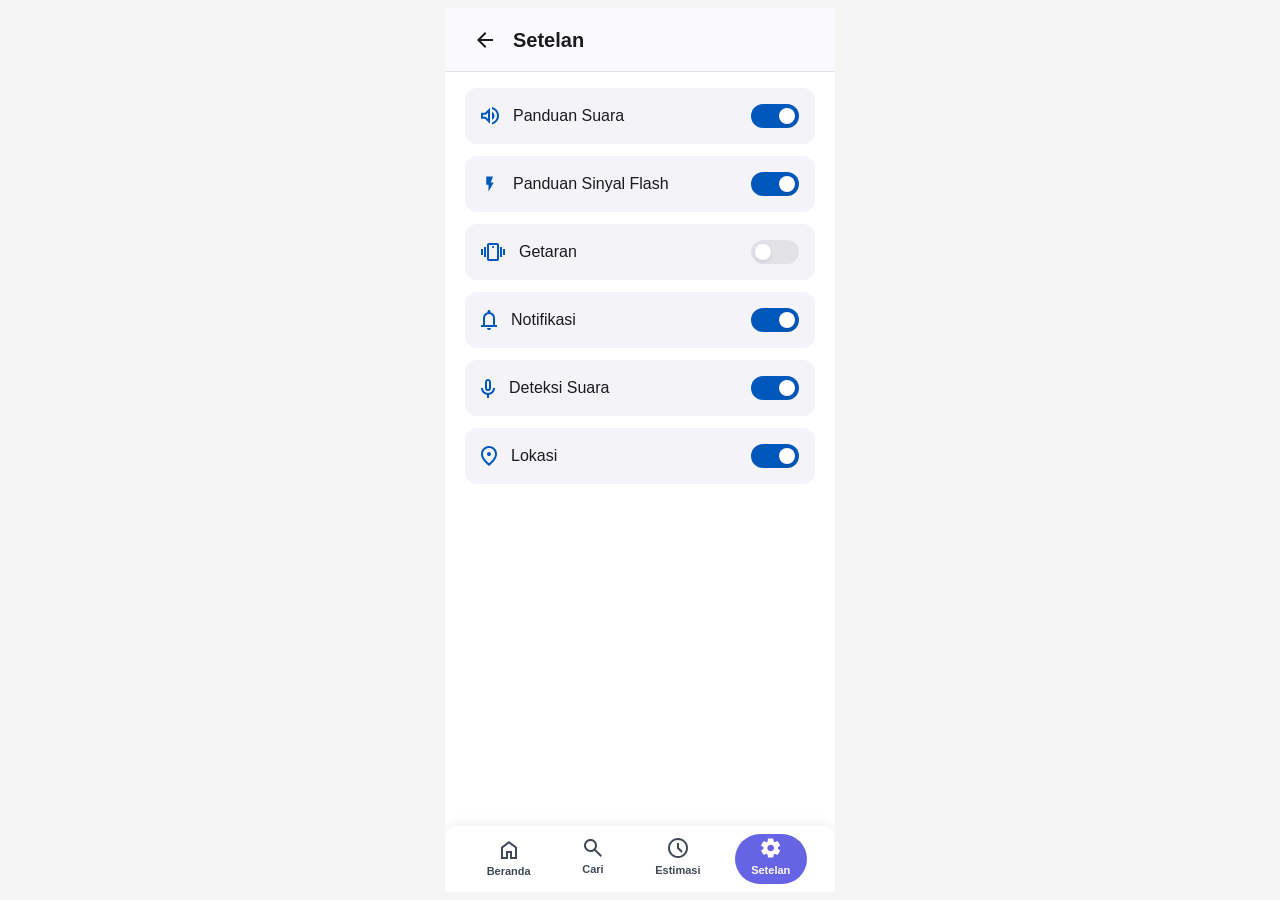
<file: Gangguna_Pendengaran/pengaturan.html>
<!doctype html>
<html lang="en">
  <head>
    <meta charset="UTF-8" />
    <meta name="viewport" content="width=device-width, initial-scale=1.0" />
    <title>Halaman Setelan Terbaru</title>
    <link rel="stylesheet" href="pengaturan.css" />

    <style>
      body {
        animation: fadeIn 0.4s ease-out forwards;
      }
      @keyframes fadeIn {
        from {
          opacity: 0;
          transform: translateY(10px);
        }
        to {
          opacity: 1;
          transform: translateY(0);
        }
      }
      .fade-out {
        animation: fadeOut 0.3s ease-in forwards;
      }
      @keyframes fadeOut {
        from {
          opacity: 1;
          transform: translateY(0);
        }
        to {
          opacity: 0;
          transform: translateY(-10px);
        }
      }
    </style>
    <script>
      function go(url) {
        document.body.classList.add("fade-out");
        setTimeout(function () {
          window.location.href = url;
        }, 300);
      }

      // Fungsi interaktif toggle switch yang aman dari konflik click redirect
      function toggleSwitch(element, event) {
        if (event) event.stopPropagation();
        element.classList.toggle("active-toggle");
      }

      document.addEventListener("DOMContentLoaded", function () {
        var routes = {
          kemana: "cari_rute.html",
          Cari: "cari_rute.html",
          Setelan: "pengaturan.html",
          Estimasi: "pilih_mode.html",
          Beranda: "beranda.html",
          Kembali: "beranda.html",
          "Bundaran HI": "konfirmasi_rute.html",
          "Mulai Navigasi": "navigasi.html",
          OK: "sampai.html",
          "Lihat rute": "beranda.html",
        };

        if (window.location.pathname.indexOf("navigasi") !== -1) {
          document.body.style.cursor = "pointer";
          document.body.onclick = function () {
            go("waktu_turun.html");
          };
        }

        var walker = document.createTreeWalker(
          document.body,
          NodeFilter.SHOW_TEXT,
          null,
          false,
        );
        var node;
        while ((node = walker.nextNode())) {
          var text = node.nodeValue.trim();
          if (!text) continue;

          for (var key in routes) {
            if (text.indexOf(key) !== -1) {
              if (
                key === "Bundaran HI" &&
                (window.location.pathname.indexOf("konfirmasi") !== -1 ||
                  window.location.pathname.indexOf("sampai") !== -1 ||
                  window.location.pathname.indexOf("waktu_turun") !== -1 ||
                  window.location.pathname.indexOf("pilih_mode") !== -1)
              ) {
                continue;
              }

              var curr = node.parentElement;
              if (curr && curr.closest && curr.closest(".setting-row")) {
                continue;
              }

              while (curr && curr.tagName !== "BODY") {
                var rect = curr.getBoundingClientRect();

                if (
                  rect.width >= 370 &&
                  rect.height >= 70 &&
                  curr !== node.parentElement
                ) {
                  break;
                }

                curr.style.cursor = "pointer";
                curr.onclick = (function (url) {
                  return function (e) {
                    e.stopPropagation();
                    go(url);
                  };
                })(routes[key]);

                curr = curr.parentElement;
              }
            }
          }
        }

        document.querySelectorAll(".toggle-mock").forEach(function (toggle) {
          toggle.addEventListener("click", function (e) {
            e.stopPropagation();
            toggleSwitch(this);
          });
        });

        document.querySelectorAll(".setting-row").forEach(function (row) {
          row.addEventListener("click", function (e) {
            if (e.target.closest(".toggle-mock")) return;
            var toggle = row.querySelector(".toggle-mock");
            if (toggle) {
              toggleSwitch(toggle);
            }
          });
        });
      });
    </script>
  </head>
  <body>
    <main class="stitch-export-root">
      <div class="halaman-setelan-terbaru-1">
        <div class="top-appbar-43">
          <div class="layout-container-44">
            <div
              class="btn-action-45"
              onclick="go('beranda.html')"
              style="cursor: pointer"
            >
              <div class="layout-container-46">
                <svg
                  class="icon-ui-47"
                  width="16"
                  height="16"
                  viewBox="0 0 16 16"
                  fill="none"
                  xmlns="http://www.w3.org/2000/svg"
                >
                  <path
                    d="M3.825 9L9.425 14.6L8 16L0 8L8 0L9.425 1.4L3.825 7H16V9H3.825Z"
                    fill="#1A1B1F"
                  />
                </svg>
              </div>
            </div>
            <div class="title-1-48">
              <span class="text-content-49">Setelan</span>
            </div>
          </div>
        </div>

        <div class="main-canvas-section-2">
          <div class="setting-row">
            <div class="setting-info">
              <svg
                width="18"
                height="18"
                viewBox="0 0 18 18"
                fill="none"
                xmlns="http://www.w3.org/2000/svg"
              >
                <path
                  d="M11 17.5V15.45C12.5 15.0167 13.7083 14.1833 14.625 12.95C15.5417 11.7167 16 10.3167 16 8.75C16 7.18333 15.5417 5.78333 14.625 4.55C13.7083 3.31667 12.5 2.48333 11 2.05V0C13.0667 0.466667 14.75 1.5125 16.05 3.1375C17.35 4.7625 18 6.63333 18 8.75C18 10.8667 17.35 12.7375 16.05 14.3625C14.75 15.9875 13.0667 17.0333 11 17.5ZM0 11.775V5.775H4L9 0.775V16.775L4 11.775H0ZM11 12.775V4.725C11.7833 5.09167 12.3958 5.64167 12.8375 6.375C13.2792 7.10833 13.5 7.90833 13.5 8.775C13.5 9.625 13.2792 10.4125 12.8375 11.1375C12.3958 11.8625 11.7833 12.4083 11 12.775ZM7 5.625L4.85 7.775H2V9.775H4.85L7 11.925V5.625Z"
                  fill="#0058BC"
                />
              </svg>
              <h4>Panduan Suara</h4>
            </div>
            <div class="toggle-mock active-toggle"></div>
          </div>

          <div class="setting-row">
            <div class="setting-info">
              <svg
                width="18"
                height="18"
                viewBox="0 0 24 24"
                fill="none"
                xmlns="http://www.w3.org/2000/svg"
              >
                <path d="M7 2V13H10V22L17 10H13L16 2H7Z" fill="#0058BC" />
              </svg>
              <h4>Panduan Sinyal Flash</h4>
            </div>
            <div class="toggle-mock active-toggle"></div>
          </div>

          <div class="setting-row">
            <div class="setting-info">
              <svg
                width="24"
                height="18"
                viewBox="0 0 24 18"
                fill="none"
                xmlns="http://www.w3.org/2000/svg"
              >
                <path
                  d="M8 18C7.45 18 6.97917 17.8042 6.5875 17.4125C6.19583 17.0208 6 16.55 6 16V2C6 1.45 6.19583 0.979167 6.5875 0.5875C6.97917 0.195833 7.45 0 8 0H16C16.55 0 17.0208 0.195833 17.4125 0.5875C17.8042 0.979167 18 1.45 18 2V16C18 16.55 17.8042 17.0208 17.4125 17.4125C17.0208 17.8042 16.55 18 16 18H8ZM16 16V2H8V16H16ZM12 5C12.2833 5 12.5208 4.90417 12.7125 4.7125C12.9042 4.52083 13 4.28333 13 4C13 3.71667 12.9042 3.47917 12.7125 3.2875C12.5208 3.09583 12.2833 3 12 3C11.7167 3 11.4792 3.09583 11.2875 3.2875C11.0958 3.47917 11 3.71667 11 4C11 4.28333 11.0958 4.52083 11.2875 4.7125C11.4792 4.90417 11.7167 5 12 5ZM0 12V6H2V12H0ZM3 14V4H5V14H3ZM22 12V6H24V12H22ZM19 14V4H21V14H19ZM8 16V2V16Z"
                  fill="#0058BC"
                />
              </svg>
              <h4>Getaran</h4>
            </div>
            <div class="toggle-mock"></div>
          </div>

          <div class="setting-row">
            <div class="setting-info">
              <svg
                width="16"
                height="20"
                viewBox="0 0 16 20"
                fill="none"
                xmlns="http://www.w3.org/2000/svg"
              >
                <path
                  d="M0 17V15H2V8C2 6.61667 2.41667 5.3875 3.25 4.3125C4.08333 3.2375 5.16667 2.53333 6.5 2.2V1.5C6.5 1.08333 6.64583 0.729167 6.9375 0.4375C7.22917 0.145833 7.58333 0 8 0C8.41667 0 8.77083 0.145833 9.0625 0.4375C9.35417 0.729167 9.5 1.08333 9.5 1.5V2.2C10.8333 2.53333 11.9167 3.2375 12.75 4.3125C13.5833 5.3875 14 6.61667 14 8V15H16V17H0ZM8 20C7.45 20 6.97917 19.8042 6.5875 19.4125C6.19583 19.0208 6 18.55 6 18H10C10 18.55 9.80417 19.0208 9.4125 19.4125C9.02083 19.8042 8.55 20 8 20ZM4 15H12V8C12 6.9 11.6083 5.95833 10.825 5.175C10.0417 4.39167 9.1 4 8 4C6.9 4 5.95833 4.39167 5.175 5.175C4.39167 5.95833 4 6.9 4 8V15Z"
                  fill="#0058BC"
                />
              </svg>
              <h4>Notifikasi</h4>
            </div>
            <div class="toggle-mock active-toggle"></div>
          </div>

          <div class="setting-row">
            <div class="setting-info">
              <svg
                width="14"
                height="19"
                viewBox="0 0 14 19"
                fill="none"
                xmlns="http://www.w3.org/2000/svg"
              >
                <path
                  d="M7 12C6.16667 12 5.45833 11.7083 4.875 11.125C4.29167 10.5417 4 9.83333 4 9V3C4 2.16667 4.29167 1.45833 4.875 0.875C5.45833 0.291667 6.16667 0 7 0C7.83333 0 8.54167 0.291667 9.125 0.875C9.70833 1.45833 10 2.16667 10 3V9C10 9.83333 9.70833 10.5417 9.125 11.125C8.54167 11.7083 7.83333 12 7 12ZM6 19V15.925C4.26667 15.6917 2.83333 14.9167 1.7 13.6C0.566667 12.2833 0 10.75 0 9H2C2 10.3833 2.4875 11.5625 3.4625 12.5375C4.4375 13.5125 5.61667 14 7 14C8.38333 14 9.5625 13.5125 10.5375 12.5375C11.5125 11.5625 12 10.3833 12 9H14C14 10.75 13.4333 12.2833 12.3 13.6C11.1667 14.9167 9.73333 15.6917 8 15.925V19H6ZM7 10C7.28333 10 7.52083 9.90417 7.7125 9.7125C7.90417 9.52083 8 9.28333 8 9V3C8 2.71667 7.90417 2.47917 7.7125 2.2875C7.52083 2.09583 7.28333 2 7 2C6.71667 2 6.47917 2.09583 6.2875 2.2875C6.09583 2.47917 6 2.71667 6 3V9C6 9.28333 6.09583 9.52083 6.2875 9.7125C6.47917 9.90417 6.71667 10 7 10Z"
                  fill="#0058BC"
                />
              </svg>
              <h4>Deteksi Suara</h4>
            </div>
            <div class="toggle-mock active-toggle"></div>
          </div>

          <div class="setting-row">
            <div class="setting-info">
              <svg
                width="16"
                height="20"
                viewBox="0 0 16 20"
                fill="none"
                xmlns="http://www.w3.org/2000/svg"
              >
                <path
                  d="M8 10C8.55 10 9.02083 9.80417 9.4125 9.4125C9.80417 9.02083 10 8.55 10 8C10 7.45 9.80417 6.97917 9.4125 6.5875C9.02083 6.19583 8.55 6 8 6C7.45 6 6.97917 6.19583 6.5875 6.5875C6.19583 6.97917 6 7.45 6 8C6 8.55 6.19583 9.02083 6.5875 9.4125C6.97917 9.80417 7.45 10 8 10ZM8 17.35C10.0333 15.4833 11.5417 13.7875 12.525 12.2625C13.5083 10.7375 14 9.38333 14 8.2C14 6.38333 13.4208 4.89583 12.2625 3.7375C11.1042 2.57917 9.68333 2 8 2C6.31667 2 4.89583 2.57917 3.7375 3.7375C2.57917 4.89583 2 6.38333 2 8.2C2 9.38333 2.49167 10.7375 3.475 12.2625C4.45833 13.7875 5.96667 15.4833 8 17.35ZM8 20C5.31667 17.7167 3.3125 15.5958 1.9875 13.6375C0.6625 11.6792 0 9.86667 0 8.2C0 5.7 0.804167 3.70833 2.4125 2.225C4.02083 0.741667 5.88333 0 8 0C10.1167 0 11.9792 0.741667 13.5875 2.225C15.1958 3.70833 16 5.7 16 8.2C16 9.86667 15.3375 11.6792 14.0125 13.6375C12.6875 15.5958 10.6833 17.7167 8 20Z"
                  fill="#0058BC"
                />
              </svg>
              <h4>Lokasi</h4>
            </div>
            <div
              class="toggle-mock active-toggle"
              onclick="toggleSwitch(this, event)"
            ></div>
          </div>
        </div>

        <div class="bottom-navbar-50">
          <div class="link-active-tab-beranda-51">
            <div class="margin-52">
              <svg
                class="icon-ui-53"
                width="16"
                height="18"
                viewBox="0 0 16 18"
                fill="none"
                xmlns="http://www.w3.org/2000/svg"
              >
                <path
                  d="M2 16H5V10H11V16H14V7L8 2.5L2 7V16ZM0 18V6L8 0L16 6V18H9V12H7V18H0Z"
                  fill="#414755"
                />
              </svg>
            </div>
            <div class="layout-container-54">
              <span class="text-content-55">Beranda</span>
            </div>
          </div>
          <div class="link-inactive-tab-cari-56">
            <div class="margin-57">
              <svg
                class="icon-ui-58"
                width="18"
                height="18"
                viewBox="0 0 18 18"
                fill="none"
                xmlns="http://www.w3.org/2000/svg"
              >
                <path
                  d="M16.6 18L10.3 11.7C9.8 12.1 9.225 12.4167 8.575 12.65C7.925 12.8833 7.23333 13 6.5 13C4.68333 13 3.14583 12.3708 1.8875 11.1125C0.629167 9.85417 0 8.31667 0 6.5C0 4.68333 0.629167 3.14583 1.8875 1.8875C3.14583 0.629167 4.68333 0 6.5 0C8.31667 0 9.85417 0.629167 11.1125 1.8875C12.3708 3.14583 13 4.68333 13 6.5C13 7.23333 12.8833 7.925 12.65 8.575C12.4167 9.225 12.1 9.8 11.7 10.3L18 16.6L16.6 18ZM6.5 11C7.75 11 8.8125 10.5625 9.6875 9.6875C10.5625 8.8125 11 7.75 11 6.5C11 5.25 10.5625 4.1875 9.6875 3.3125C8.8125 2.4375 7.75 2 6.5 2C5.25 2 4.1875 2.4375 3.3125 3.3125C2.4375 4.1875 2 5.25 2 6.5C2 7.75 2.4375 8.8125 3.3125 9.6875C4.1875 10.5625 5.25 11 6.5 11Z"
                  fill="#414755"
                />
              </svg>
            </div>
            <div class="margin-59">
              <span class="text-content-60">Cari</span>
            </div>
          </div>
          <div class="link-inactive-tab-riwayat-61">
            <div class="margin-62">
              <svg
                class="icon-ui-63"
                width="20"
                height="20"
                viewBox="0 0 20 20"
                fill="none"
                xmlns="http://www.w3.org/2000/svg"
              >
                <path
                  d="M13.3 14.7L14.7 13.3L11 9.6V5H9V10.4L13.3 14.7ZM10 20C8.61667 20 7.31667 19.7375 6.1 19.2125C4.88333 18.6875 3.825 17.975 2.925 17.075C2.025 16.175 1.3125 15.1167 0.7875 13.9C0.2625 12.6833 0 11.3833 0 10C0 8.61667 0.2625 7.31667 0.7875 6.1C1.3125 4.88333 2.025 3.825 2.925 2.925C3.825 2.025 4.88333 1.3125 6.1 0.7875C7.31667 0.2625 8.61667 0 10 0C11.3833 0 12.6833 0.2625 13.9 0.7875C15.1167 1.3125 16.175 2.025 17.075 2.925C17.975 3.825 18.6875 4.88333 19.2125 6.1C19.7375 7.31667 20 8.61667 20 10C20 11.3833 19.7375 12.6833 19.2125 13.9C18.6875 15.1167 17.975 16.175 17.075 17.075C16.175 17.975 15.1167 18.6875 13.9 19.2125C12.6833 19.7375 11.3833 20 10 20ZM10 18C12.2167 18 14.1042 17.2208 15.6625 15.6625C17.2208 14.1042 18 12.2167 18 10C18 7.78333 17.2208 5.89583 15.6625 4.3375C14.1042 2.77917 12.2167 2 10 2C7.78333 2 5.89583 2.77917 4.3375 4.3375C2.77917 5.89583 2 7.78333 2 10C2 12.2167 2.77917 14.1042 4.3375 15.6625C5.89583 17.2208 7.78333 18 10 18Z"
                  fill="#414755"
                />
              </svg>
            </div>
            <div class="margin-64">
              <span class="text-content-65">Estimasi</span>
            </div>
          </div>
          <div class="link-inactive-tab-setelan-66">
            <div class="margin-67">
              <svg
                class="icon-ui-68"
                width="21"
                height="20"
                viewBox="0 0 21 20"
                fill="none"
                xmlns="http://www.w3.org/2000/svg"
              >
                <path
                  d="M7.3 20L6.9 16.8C6.68333 16.7167 6.47917 16.6167 6.2875 16.5C6.09583 16.3833 5.90833 16.2583 5.725 16.125L2.75 17.375L0 12.625L2.575 10.675C2.55833 10.5583 2.55 10.4458 2.55 10.3375C2.55 10.2292 2.55 10.1167 2.55 10C2.55 9.88333 2.55 9.77083 2.55 9.6625C2.55 9.55417 2.55 9.44167 2.575 9.325L0 7.375L2.75 2.625L5.725 3.875C5.90833 3.74167 6.1 3.61667 6.3 3.5C6.5 3.38333 6.7 3.28333 6.9 3.2L7.3 0H12.8L13.2 3.2C13.4167 3.28333 13.6208 3.38333 13.8125 3.5C14.0042 3.61667 14.1917 3.74167 14.375 3.875L17.35 2.625L20.1 7.375L17.525 9.325C17.5417 9.44167 17.55 9.55417 17.55 9.6625C17.55 9.77083 17.55 9.88333 17.55 10C17.55 10.1167 17.55 10.2292 17.55 10.3375C17.55 10.4458 17.5333 10.5583 17.5 10.675L20.075 12.625L17.325 17.375L14.375 16.125C14.1917 16.2583 14 16.3833 13.8 16.5C13.6 16.6167 13.4 16.7167 13.2 16.8L12.8 20H7.3ZM10.1 13.5C11.0667 13.5 11.8917 13.1583 12.575 12.475C13.2583 11.7917 13.6 10.9667 13.6 10C13.6 9.03333 13.2583 8.20833 12.575 7.525C11.8917 6.84167 11.0667 6.5 10.1 6.5C9.11667 6.5 8.2875 6.84167 7.6125 7.525C6.9375 8.20833 6.6 9.03333 6.6 10C6.6 10.9667 6.9375 11.7917 7.6125 12.475C8.2875 13.1583 9.11667 13.5 10.1 13.5Z"
                  fill="#FFFBFF"
                />
              </svg>
            </div>
            <div class="margin-69">
              <span class="text-content-70">Setelan</span>
            </div>
          </div>
        </div>
      </div>
    </main>
  </body>
</html>
</file>
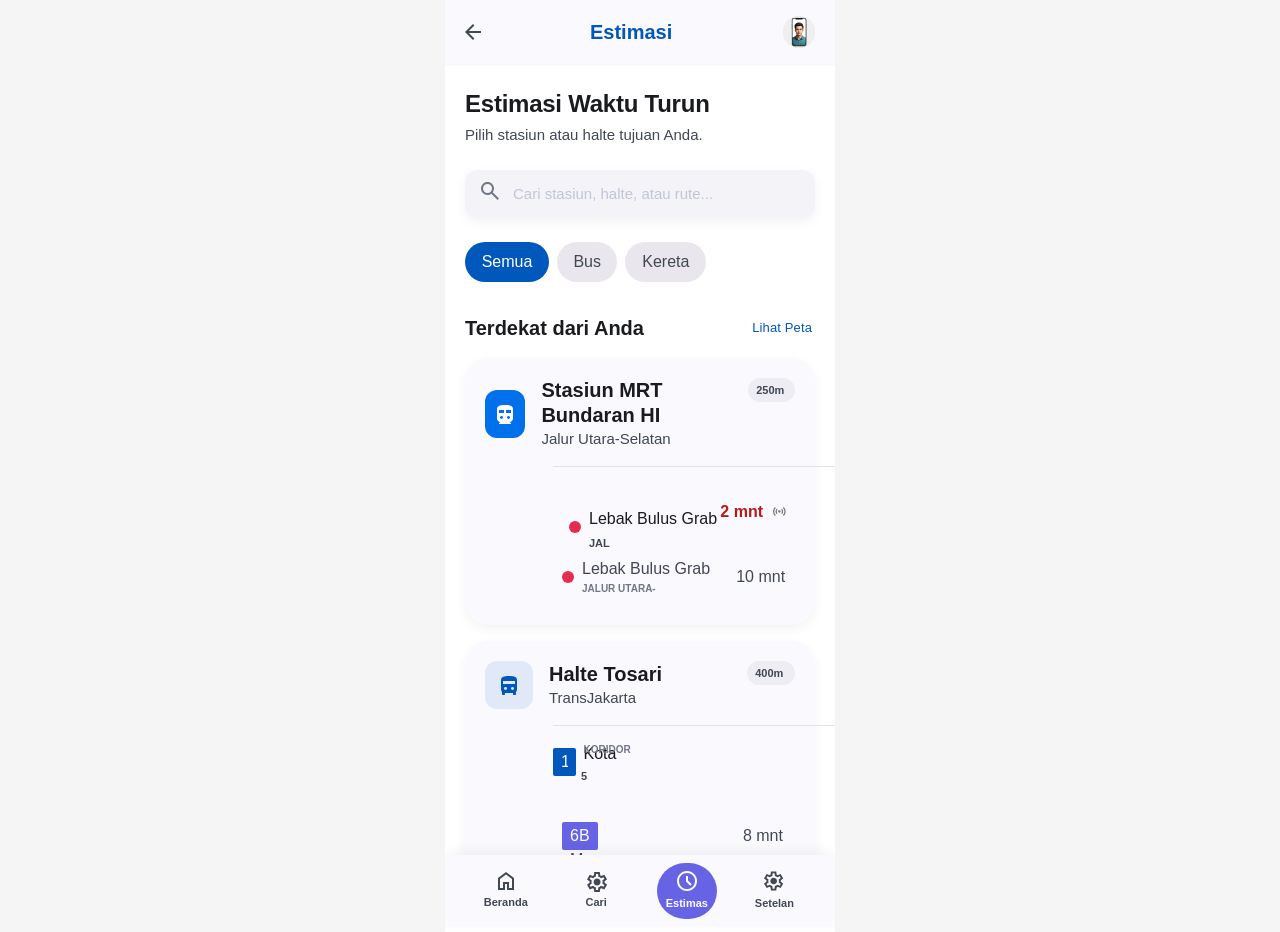
<file: Gangguna_Pendengaran/pilih_mode.html>
<!doctype html>
<html lang="en">
  <head>
    <meta charset="UTF-8" />
    <meta name="viewport" content="width=device-width, initial-scale=1.0" />
    <title>Pilih Mode dan Rute Transportasi</title>
    <link rel="stylesheet" href="pilih_mode.css" />

    <style>
      body {
        animation: fadeIn 0.4s ease-out forwards;
      }
      @keyframes fadeIn {
        from {
          opacity: 0;
          transform: translateY(10px);
        }
        to {
          opacity: 1;
          transform: translateY(0);
        }
      }
      .fade-out {
        animation: fadeOut 0.3s ease-in forwards;
      }
      @keyframes fadeOut {
        from {
          opacity: 1;
          transform: translateY(0);
        }
        to {
          opacity: 0;
          transform: translateY(-10px);
        }
      }
    </style>
    <script>
      function go(url) {
        document.body.classList.add("fade-out");
        setTimeout(function () {
          window.location.href = url;
        }, 300);
      }

      document.addEventListener("DOMContentLoaded", function () {
        var routes = {
          kemana: "cari_rute.html",
          Cari: "cari_rute.html",
          Setelan: "pengaturan.html",
          Estimasi: "pilih_mode.html",
          Beranda: "beranda.html",
          Kembali: "beranda.html",
          "Bundaran HI": "konfirmasi_rute.html",
          "Mulai Navigasi": "navigasi.html",
          OK: "sampai.html",
          "Lihat rute": "beranda.html",
        };

        if (window.location.pathname.indexOf("navigasi") !== -1) {
          document.body.style.cursor = "pointer";
          document.body.onclick = function () {
            go("waktu_turun.html");
          };
        }

        var walker = document.createTreeWalker(
          document.body,
          NodeFilter.SHOW_TEXT,
          null,
          false,
        );
        var node;
        while ((node = walker.nextNode())) {
          var text = node.nodeValue.trim();
          if (!text) continue;

          for (var key in routes) {
            if (text.indexOf(key) !== -1) {
              if (
                key === "Bundaran HI" &&
                (window.location.pathname.indexOf("konfirmasi") !== -1 ||
                  window.location.pathname.indexOf("sampai") !== -1 ||
                  window.location.pathname.indexOf("waktu_turun") !== -1 ||
                  window.location.pathname.indexOf("pilih_mode") !== -1)
              ) {
                continue;
              }

              // MENJADIKAN SELURUH TOMBOL BERSERTA IKONNYA BISA DIKLIK
              var curr = node.parentElement;
              while (curr && curr.tagName !== "BODY") {
                var rect = curr.getBoundingClientRect();

                // Hentikan peluasan area klik jika ukurannya lebih lebar dari 360px DAN tinggi > 60px
                // (Artinya kita sudah mencapai kontainer luar seperti seluruh Bottom Nav atau Layar)
                // Pengecualian jika ini baru level pertama/kedua (biar tombol panjang tetap aman)
                if (
                  rect.width >= 370 &&
                  rect.height >= 70 &&
                  curr !== node.parentElement
                ) {
                  break;
                }

                curr.style.cursor = "pointer";
                curr.onclick = (function (url) {
                  return function (e) {
                    e.stopPropagation();
                    go(url);
                  };
                })(routes[key]);

                curr = curr.parentElement;
              }
            }
          }
        }
      });
    </script>
  </head>
  <body>
    <main class="stitch-export-root">
      <div
        class="pilih-mode-dan-rute-transportasi-1"
        data-stitch-node-id="node-1"
        data-stitch-node-type="FRAME"
        data-stitch-node-name="Pilih Mode dan Rute Transportasi"
        data-stitch-fills='[{"type":"SOLID","color":{"r":1,"g":1,"b":1,"a":1},"opacity":1},{"type":"SOLID","color":{"r":0.9804,"g":0.9765,"b":0.9961,"a":1},"opacity":1}]'
      >
        <div
          class="top-appbar-from-json-2"
          data-stitch-node-id="node-2"
          data-stitch-node-type="FRAME"
          data-stitch-node-name="Header - TopAppBar (from JSON)"
          data-stitch-fills='[{"type":"SOLID","color":{"r":0.9804,"g":0.9765,"b":0.9961,"a":1},"opacity":1}]'
        >
          <div
            class="btn-action-back-3"
            data-stitch-node-id="node-3"
            data-stitch-node-type="FRAME"
            data-stitch-node-name="Button - Back"
          >
            <div
              class="layout-container-4"
              data-stitch-node-id="node-4"
              data-stitch-node-type="FRAME"
              data-stitch-node-name="Container"
            >
              <svg
                class="icon-ui-5"
                width="16"
                height="16"
                viewBox="0 0 16 16"
                fill="none"
                xmlns="http://www.w3.org/2000/svg"
              >
                <path
                  d="M3.825 9L9.425 14.6L8 16L0 8L8 0L9.425 1.4L3.825 7H16V9H3.825Z"
                  fill="#414755"
                />
              </svg>
            </div>
          </div>
          <div
            class="title-1-6"
            data-stitch-node-id="node-5"
            data-stitch-node-type="FRAME"
            data-stitch-node-name="Heading 1"
          >
            <span
              class="estimasi-7"
              data-stitch-node-id="node-6"
              data-stitch-node-type="TEXT"
              data-stitch-node-name="Estimasi"
              data-stitch-text="true"
              data-stitch-fills='[{"type":"SOLID","color":{"r":0,"g":0.3451,"b":0.7373,"a":1},"opacity":1}]'
              >Estimasi</span
            >
          </div>
          <div
            class="bg-layer-8"
            data-stitch-node-id="node-7"
            data-stitch-node-type="FRAME"
            data-stitch-node-name="Background"
            data-stitch-fills='[{"type":"SOLID","color":{"r":0.9137,"g":0.9059,"b":0.9294,"a":1},"opacity":1}]'
          >
            <div
              class="user-avatar-9"
              data-stitch-node-id="node-8"
              data-stitch-node-type="FRAME"
              data-stitch-node-name="User Avatar"
              data-stitch-fills='[{"type":"IMAGE","scaleMode":"CROP","imageTransform":[[1,0,0],[0,1,0]],"scalingFactor":1,"opacity":1,"filters":{"exposure":0,"contrast":0,"saturation":0,"temperature":0,"tint":0,"highlights":0,"shadows":0}}]'
              data-stitch-image-fill='{"type":"IMAGE","scaleMode":"CROP","imageTransform":[[1,0,0],[0,1,0]],"scalingFactor":1,"opacity":1,"filters":{"exposure":0,"contrast":0,"saturation":0,"temperature":0,"tint":0,"highlights":0,"shadows":0}}'
              data-stitch-image-src="[data-uri]"
            ></div>
          </div>
        </div>
        <div
          class="main-10"
          data-stitch-node-id="node-9"
          data-stitch-node-type="FRAME"
          data-stitch-node-name="Main"
        >
          <div
            class="page-title-11"
            data-stitch-node-id="node-10"
            data-stitch-node-type="FRAME"
            data-stitch-node-name="Page Title"
          >
            <div
              class="title-2-12"
              data-stitch-node-id="node-11"
              data-stitch-node-type="FRAME"
              data-stitch-node-name="Heading 2"
            >
              <span
                class="estimasi-waktu-turun-13"
                data-stitch-node-id="node-12"
                data-stitch-node-type="TEXT"
                data-stitch-node-name="Estimasi Waktu Turun"
                data-stitch-text="true"
                data-stitch-fills='[{"type":"SOLID","color":{"r":0.102,"g":0.1059,"b":0.1216,"a":1},"opacity":1}]'
                >Estimasi Waktu Turun</span
              >
            </div>
            <div
              class="layout-container-14"
              data-stitch-node-id="node-13"
              data-stitch-node-type="FRAME"
              data-stitch-node-name="Container"
            >
              <span
                class="pilih-stasiun-atau-halte-tujuan-anda-15"
                data-stitch-node-id="node-14"
                data-stitch-node-type="TEXT"
                data-stitch-node-name="Pilih stasiun atau halte tujuan Anda."
                data-stitch-text="true"
                data-stitch-fills='[{"type":"SOLID","color":{"r":0.2549,"g":0.2784,"b":0.3333,"a":1},"opacity":1}]'
                >Pilih stasiun atau halte tujuan Anda.</span
              >
            </div>
          </div>
          <div
            class="search-bar-16"
            data-stitch-node-id="node-15"
            data-stitch-node-type="FRAME"
            data-stitch-node-name="Search Bar"
          >
            <div
              class="input-field-17"
              data-stitch-node-id="node-16"
              data-stitch-node-type="FRAME"
              data-stitch-node-name="Input"
              data-stitch-fills='[{"type":"SOLID","color":{"r":0.9569,"g":0.9529,"b":0.9725,"a":1},"opacity":1}]'
            >
              <div
                class="layout-container-18"
                data-stitch-node-id="node-17"
                data-stitch-node-type="FRAME"
                data-stitch-node-name="Container"
              >
                <span
                  class="cari-stasiun-halte-atau-rute-19"
                  data-stitch-node-id="node-18"
                  data-stitch-node-type="TEXT"
                  data-stitch-node-name="Cari stasiun, halte, atau rute..."
                  data-stitch-text="true"
                  data-stitch-fills='[{"type":"SOLID","color":{"r":0.7569,"g":0.7765,"b":0.8431,"a":1},"opacity":1}]'
                  >Cari stasiun, halte, atau rute...</span
                >
              </div>
            </div>
            <div
              class="layout-container-20"
              data-stitch-node-id="node-19"
              data-stitch-node-type="FRAME"
              data-stitch-node-name="Container"
            >
              <svg
                class="icon-ui-21"
                width="18"
                height="18"
                viewBox="0 0 18 18"
                fill="none"
                xmlns="http://www.w3.org/2000/svg"
              >
                <path
                  d="M16.6 18L10.3 11.7C9.8 12.1 9.225 12.4167 8.575 12.65C7.925 12.8833 7.23333 13 6.5 13C4.68333 13 3.14583 12.3708 1.8875 11.1125C0.629167 9.85417 0 8.31667 0 6.5C0 4.68333 0.629167 3.14583 1.8875 1.8875C3.14583 0.629167 4.68333 0 6.5 0C8.31667 0 9.85417 0.629167 11.1125 1.8875C12.3708 3.14583 13 4.68333 13 6.5C13 7.23333 12.8833 7.925 12.65 8.575C12.4167 9.225 12.1 9.8 11.7 10.3L18 16.6L16.6 18ZM6.5 11C7.75 11 8.8125 10.5625 9.6875 9.6875C10.5625 8.8125 11 7.75 11 6.5C11 5.25 10.5625 4.1875 9.6875 3.3125C8.8125 2.4375 7.75 2 6.5 2C5.25 2 4.1875 2.4375 3.3125 3.3125C2.4375 4.1875 2 5.25 2 6.5C2 7.75 2.4375 8.8125 3.3125 9.6875C4.1875 10.5625 5.25 11 6.5 11Z"
                  fill="#717786"
                />
              </svg>
            </div>
          </div>
          <div
            class="layout-container-22"
            data-stitch-node-id="node-20"
            data-stitch-node-type="FRAME"
            data-stitch-node-name="Container"
          >
            <div
              class="btn-action-23"
              data-stitch-node-id="node-21"
              data-stitch-node-type="FRAME"
              data-stitch-node-name="Button"
              data-stitch-fills='[{"type":"SOLID","color":{"r":0,"g":0.3451,"b":0.7373,"a":1},"opacity":1}]'
            >
              <span
                class="text-content-24"
                data-stitch-node-id="node-22"
                data-stitch-node-type="TEXT"
                data-stitch-node-name="Text"
                data-stitch-text="true"
                data-stitch-fills='[{"type":"SOLID","color":{"r":1,"g":1,"b":1,"a":1},"opacity":1}]'
                >Semua</span
              >
            </div>
            <div
              class="btn-action-25"
              data-stitch-node-id="node-23"
              data-stitch-node-type="FRAME"
              data-stitch-node-name="Button"
              data-stitch-fills='[{"type":"SOLID","color":{"r":0.9137,"g":0.9059,"b":0.9294,"a":1},"opacity":1}]'
            >
              <span
                class="text-content-26"
                data-stitch-node-id="node-24"
                data-stitch-node-type="TEXT"
                data-stitch-node-name="Text"
                data-stitch-text="true"
                data-stitch-fills='[{"type":"SOLID","color":{"r":0.2549,"g":0.2784,"b":0.3333,"a":1},"opacity":1}]'
                >Bus</span
              >
            </div>
            <div
              class="btn-action-27"
              data-stitch-node-id="node-25"
              data-stitch-node-type="FRAME"
              data-stitch-node-name="Button"
              data-stitch-fills='[{"type":"SOLID","color":{"r":0.9137,"g":0.9059,"b":0.9294,"a":1},"opacity":1}]'
            >
              <span
                class="text-content-28"
                data-stitch-node-id="node-26"
                data-stitch-node-type="TEXT"
                data-stitch-node-name="Text"
                data-stitch-text="true"
                data-stitch-fills='[{"type":"SOLID","color":{"r":0.2549,"g":0.2784,"b":0.3333,"a":1},"opacity":1}]'
                >Kereta</span
              >
            </div>
          </div>
          <div
            class="section-terdekat-29"
            data-stitch-node-id="node-27"
            data-stitch-node-type="FRAME"
            data-stitch-node-name="Section - Terdekat"
          >
            <div
              class="layout-container-30"
              data-stitch-node-id="node-28"
              data-stitch-node-type="FRAME"
              data-stitch-node-name="Container"
            >
              <div
                class="title-3-31"
                data-stitch-node-id="node-29"
                data-stitch-node-type="FRAME"
                data-stitch-node-name="Heading 3"
              >
                <span
                  class="text-content-32"
                  data-stitch-node-id="node-30"
                  data-stitch-node-type="TEXT"
                  data-stitch-node-name="Text"
                  data-stitch-text="true"
                  data-stitch-fills='[{"type":"SOLID","color":{"r":0.102,"g":0.1059,"b":0.1216,"a":1},"opacity":1}]'
                  >Terdekat dari Anda</span
                >
              </div>
              <div
                class="layout-container-33"
                data-stitch-node-id="node-31"
                data-stitch-node-type="FRAME"
                data-stitch-node-name="Container"
              >
                <span
                  class="text-content-34"
                  data-stitch-node-id="node-32"
                  data-stitch-node-type="TEXT"
                  data-stitch-node-name="Text"
                  data-stitch-text="true"
                  data-stitch-fills='[{"type":"SOLID","color":{"r":0,"g":0.3451,"b":0.7373,"a":1},"opacity":1}]'
                  >Lihat Peta</span
                >
              </div>
            </div>
            <div
              class="card-1-35"
              data-stitch-node-id="node-33"
              data-stitch-node-type="FRAME"
              data-stitch-node-name="Card 1"
              data-stitch-fills='[{"type":"SOLID","color":{"r":0.9804,"g":0.9765,"b":0.9961,"a":1},"opacity":1}]'
            >
              <div
                class="layout-container-36"
                data-stitch-node-id="node-34"
                data-stitch-node-type="FRAME"
                data-stitch-node-name="Container"
              >
                <div
                  class="layout-container-37"
                  data-stitch-node-id="node-35"
                  data-stitch-node-type="FRAME"
                  data-stitch-node-name="Container"
                >
                  <div
                    class="bg-layer-38"
                    data-stitch-node-id="node-36"
                    data-stitch-node-type="FRAME"
                    data-stitch-node-name="Background"
                    data-stitch-fills='[{"type":"SOLID","color":{"r":0,"g":0.4392,"b":0.9216,"a":1},"opacity":1}]'
                  >
                    <div
                      class="layout-container-39"
                      data-stitch-node-id="node-37"
                      data-stitch-node-type="FRAME"
                      data-stitch-node-name="Container"
                    >
                      <svg
                        class="icon-ui-40"
                        width="16"
                        height="19"
                        viewBox="0 0 16 19"
                        fill="none"
                        xmlns="http://www.w3.org/2000/svg"
                      >
                        <path
                          d="M2 19V18L3.5 17C2.51667 17 1.6875 16.6625 1.0125 15.9875C0.3375 15.3125 0 14.4833 0 13.5V4C0 2.61667 0.641667 1.60417 1.925 0.9625C3.20833 0.320833 5.23333 0 8 0C10.8667 0 12.9167 0.308333 14.15 0.925C15.3833 1.54167 16 2.56667 16 4V13.5C16 14.4833 15.6625 15.3125 14.9875 15.9875C14.3125 16.6625 13.4833 17 12.5 17L14 18V19H2ZM2 8H7V5H2V8ZM9 8H14V5H9V8ZM4.5 14C4.91667 14 5.27083 13.8542 5.5625 13.5625C5.85417 13.2708 6 12.9167 6 12.5C6 12.0833 5.85417 11.7292 5.5625 11.4375C5.27083 11.1458 4.91667 11 4.5 11C4.08333 11 3.72917 11.1458 3.4375 11.4375C3.14583 11.7292 3 12.0833 3 12.5C3 12.9167 3.14583 13.2708 3.4375 13.5625C3.72917 13.8542 4.08333 14 4.5 14ZM11.5 14C11.9167 14 12.2708 13.8542 12.5625 13.5625C12.8542 13.2708 13 12.9167 13 12.5C13 12.0833 12.8542 11.7292 12.5625 11.4375C12.2708 11.1458 11.9167 11 11.5 11C11.0833 11 10.7292 11.1458 10.4375 11.4375C10.1458 11.7292 10 12.0833 10 12.5C10 12.9167 10.1458 13.2708 10.4375 13.5625C10.7292 13.8542 11.0833 14 11.5 14Z"
                          fill="#FEFCFF"
                        />
                      </svg>
                    </div>
                  </div>
                  <div
                    class="layout-container-41"
                    data-stitch-node-id="node-38"
                    data-stitch-node-type="FRAME"
                    data-stitch-node-name="Container"
                  >
                    <div
                      class="title-4-42"
                      data-stitch-node-id="node-39"
                      data-stitch-node-type="FRAME"
                      data-stitch-node-name="Heading 4"
                    >
                      <span
                        class="text-content-43"
                        data-stitch-node-id="node-40"
                        data-stitch-node-type="TEXT"
                        data-stitch-node-name="Text"
                        data-stitch-text="true"
                        data-stitch-fills='[{"type":"SOLID","color":{"r":0.102,"g":0.1059,"b":0.1216,"a":1},"opacity":1}]'
                        >Stasiun MRT Bundaran HI</span
                      >
                    </div>
                    <div
                      class="layout-container-44"
                      data-stitch-node-id="node-41"
                      data-stitch-node-type="FRAME"
                      data-stitch-node-name="Container"
                    >
                      <span
                        class="text-content-45"
                        data-stitch-node-id="node-42"
                        data-stitch-node-type="TEXT"
                        data-stitch-node-name="Text"
                        data-stitch-text="true"
                        data-stitch-fills='[{"type":"SOLID","color":{"r":0.2549,"g":0.2784,"b":0.3333,"a":1},"opacity":1}]'
                        >Jalur Utara-Selatan</span
                      >
                    </div>
                  </div>
                </div>
                <div
                  class="layout-container-46"
                  data-stitch-node-id="node-43"
                  data-stitch-node-type="FRAME"
                  data-stitch-node-name="Container"
                >
                  <div
                    class="bg-layer-47"
                    data-stitch-node-id="node-44"
                    data-stitch-node-type="FRAME"
                    data-stitch-node-name="Background"
                    data-stitch-fills='[{"type":"SOLID","color":{"r":0.9333,"g":0.9294,"b":0.9529,"a":1},"opacity":1}]'
                  >
                    <span
                      class="text-content-48"
                      data-stitch-node-id="node-45"
                      data-stitch-node-type="TEXT"
                      data-stitch-node-name="Text"
                      data-stitch-text="true"
                      data-stitch-fills='[{"type":"SOLID","color":{"r":0.2549,"g":0.2784,"b":0.3333,"a":1},"opacity":1}]'
                      >250m</span
                    >
                  </div>
                </div>
              </div>
              <div
                class="margin-49"
                data-stitch-node-id="node-46"
                data-stitch-node-type="FRAME"
                data-stitch-node-name="Margin"
              >
                <div
                  class="horizontal-divider-50"
                  data-stitch-node-id="node-47"
                  data-stitch-node-type="RECTANGLE"
                  data-stitch-node-name="Horizontal Divider"
                  data-stitch-fills='[{"type":"SOLID","color":{"r":0.8902,"g":0.8863,"b":0.9059,"a":1},"opacity":1}]'
                ></div>
              </div>
              <div
                class="next-departures-margin-51"
                data-stitch-node-id="node-48"
                data-stitch-node-type="FRAME"
                data-stitch-node-name="Next Departures:margin"
              >
                <div
                  class="next-departures-52"
                  data-stitch-node-id="node-49"
                  data-stitch-node-type="FRAME"
                  data-stitch-node-name="Next Departures"
                >
                  <div
                    class="border-53"
                    data-stitch-node-id="node-50"
                    data-stitch-node-type="FRAME"
                    data-stitch-node-name="Border"
                  >
                    <div
                      class="layout-container-54"
                      data-stitch-node-id="node-51"
                      data-stitch-node-type="FRAME"
                      data-stitch-node-name="Container"
                    >
                      <div
                        class="bg-layer-55"
                        data-stitch-node-id="node-52"
                        data-stitch-node-type="RECTANGLE"
                        data-stitch-node-name="Background"
                        data-stitch-fills='[{"type":"SOLID","color":{"r":0.898,"g":0.1686,"b":0.3137,"a":1},"opacity":1}]'
                      ></div>
                      <div
                        class="layout-container-56"
                        data-stitch-node-id="node-53"
                        data-stitch-node-type="FRAME"
                        data-stitch-node-name="Container"
                      >
                        <div
                          class="layout-container-57"
                          data-stitch-node-id="node-54"
                          data-stitch-node-type="FRAME"
                          data-stitch-node-name="Container"
                        >
                          <span
                            class="text-content-58"
                            data-stitch-node-id="node-55"
                            data-stitch-node-type="TEXT"
                            data-stitch-node-name="Text"
                            data-stitch-text="true"
                            data-stitch-fills='[{"type":"SOLID","color":{"r":0.102,"g":0.1059,"b":0.1216,"a":1},"opacity":1}]'
                            >Lebak Bulus Grab</span
                          >
                        </div>
                        <div
                          class="layout-container-59"
                          data-stitch-node-id="node-56"
                          data-stitch-node-type="FRAME"
                          data-stitch-node-name="Container"
                        >
                          <span
                            class="text-content-60"
                            data-stitch-node-id="node-57"
                            data-stitch-node-type="TEXT"
                            data-stitch-node-name="Text"
                            data-stitch-text="true"
                            data-stitch-fills='[{"type":"SOLID","color":{"r":0.4431,"g":0.4667,"b":0.5255,"a":1},"opacity":1}]'
                            >JALUR UTARA-SELATAN</span
                          >
                        </div>
                      </div>
                    </div>
                    <div
                      class="layout-container-61"
                      data-stitch-node-id="node-58"
                      data-stitch-node-type="FRAME"
                      data-stitch-node-name="Container"
                    >
                      <div
                        class="layout-container-62"
                        data-stitch-node-id="node-59"
                        data-stitch-node-type="FRAME"
                        data-stitch-node-name="Container"
                      >
                        <span
                          class="text-content-63"
                          data-stitch-node-id="node-60"
                          data-stitch-node-type="TEXT"
                          data-stitch-node-name="Text"
                          data-stitch-text="true"
                          data-stitch-fills='[{"type":"SOLID","color":{"r":0.7294,"g":0.102,"b":0.102,"a":1},"opacity":1}]'
                          >2 mnt</span
                        >
                      </div>
                      <div
                        class="layout-container-64"
                        data-stitch-node-id="node-61"
                        data-stitch-node-type="FRAME"
                        data-stitch-node-name="Container"
                      >
                        <svg
                          class="icon-ui-65"
                          width="14"
                          height="10"
                          viewBox="0 0 14 10"
                          fill="none"
                          xmlns="http://www.w3.org/2000/svg"
                        >
                          <path
                            d="M1.95 9.43333C1.35 8.82222 0.875 8.11389 0.525 7.30833C0.175 6.50278 0 5.63889 0 4.71667C0 3.78333 0.175 2.91389 0.525 2.10833C0.875 1.30278 1.35 0.6 1.95 0L2.9 0.95C2.41111 1.43889 2.02778 2.00556 1.75 2.65C1.47222 3.29444 1.33333 3.98333 1.33333 4.71667C1.33333 5.46111 1.47222 6.15556 1.75 6.8C2.02778 7.44444 2.41111 8.00556 2.9 8.48333L1.95 9.43333ZM3.83333 7.55C3.47778 7.18333 3.19444 6.75833 2.98333 6.275C2.77222 5.79167 2.66667 5.27222 2.66667 4.71667C2.66667 4.15 2.77222 3.625 2.98333 3.14167C3.19444 2.65833 3.47778 2.23889 3.83333 1.88333L4.78333 2.83333C4.53889 3.07778 4.34722 3.36111 4.20833 3.68333C4.06944 4.00556 4 4.35 4 4.71667C4 5.08333 4.06944 5.42778 4.20833 5.75C4.34722 6.07222 4.53889 6.35556 4.78333 6.6L3.83333 7.55ZM6.66667 6.05C6.3 6.05 5.98611 5.91944 5.725 5.65833C5.46389 5.39722 5.33333 5.08333 5.33333 4.71667C5.33333 4.35 5.46389 4.03611 5.725 3.775C5.98611 3.51389 6.3 3.38333 6.66667 3.38333C7.03333 3.38333 7.34722 3.51389 7.60833 3.775C7.86944 4.03611 8 4.35 8 4.71667C8 5.08333 7.86944 5.39722 7.60833 5.65833C7.34722 5.91944 7.03333 6.05 6.66667 6.05ZM9.5 7.55L8.55 6.6C8.79445 6.35556 8.98611 6.07222 9.125 5.75C9.26389 5.42778 9.33333 5.08333 9.33333 4.71667C9.33333 4.35 9.26389 4.00556 9.125 3.68333C8.98611 3.36111 8.79445 3.07778 8.55 2.83333L9.5 1.88333C9.85556 2.23889 10.1389 2.65833 10.35 3.14167C10.5611 3.625 10.6667 4.15 10.6667 4.71667C10.6667 5.27222 10.5611 5.79167 10.35 6.275C10.1389 6.75833 9.85556 7.18333 9.5 7.55ZM11.3833 9.43333L10.4333 8.48333C10.9222 7.99444 11.3056 7.42778 11.5833 6.78333C11.8611 6.13889 12 5.45 12 4.71667C12 3.97222 11.8611 3.27778 11.5833 2.63333C11.3056 1.98889 10.9222 1.42778 10.4333 0.95L11.3833 0C11.9833 0.6 12.4583 1.30278 12.8083 2.10833C13.1583 2.91389 13.3333 3.78333 13.3333 4.71667C13.3333 5.63889 13.1583 6.50278 12.8083 7.30833C12.4583 8.11389 11.9833 8.82222 11.3833 9.43333Z"
                            fill="#717786"
                          />
                        </svg>
                      </div>
                    </div>
                  </div>
                  <div
                    class="border-66"
                    data-stitch-node-id="node-62"
                    data-stitch-node-type="FRAME"
                    data-stitch-node-name="Border"
                  >
                    <div
                      class="layout-container-67"
                      data-stitch-node-id="node-63"
                      data-stitch-node-type="FRAME"
                      data-stitch-node-name="Container"
                    >
                      <div
                        class="bg-layer-68"
                        data-stitch-node-id="node-64"
                        data-stitch-node-type="RECTANGLE"
                        data-stitch-node-name="Background"
                        data-stitch-fills='[{"type":"SOLID","color":{"r":0.898,"g":0.1686,"b":0.3137,"a":1},"opacity":1}]'
                      ></div>
                      <div
                        class="layout-container-69"
                        data-stitch-node-id="node-65"
                        data-stitch-node-type="FRAME"
                        data-stitch-node-name="Container"
                      >
                        <div
                          class="layout-container-70"
                          data-stitch-node-id="node-66"
                          data-stitch-node-type="FRAME"
                          data-stitch-node-name="Container"
                        >
                          <span
                            class="text-content-71"
                            data-stitch-node-id="node-67"
                            data-stitch-node-type="TEXT"
                            data-stitch-node-name="Text"
                            data-stitch-text="true"
                            data-stitch-fills='[{"type":"SOLID","color":{"r":0.2549,"g":0.2784,"b":0.3333,"a":1},"opacity":1}]'
                            >Lebak Bulus Grab</span
                          >
                        </div>
                        <div
                          class="layout-container-72"
                          data-stitch-node-id="node-68"
                          data-stitch-node-type="FRAME"
                          data-stitch-node-name="Container"
                        >
                          <span
                            class="text-content-73"
                            data-stitch-node-id="node-69"
                            data-stitch-node-type="TEXT"
                            data-stitch-node-name="Text"
                            data-stitch-text="true"
                            data-stitch-fills='[{"type":"SOLID","color":{"r":0.4431,"g":0.4667,"b":0.5255,"a":1},"opacity":1}]'
                            >JALUR UTARA-SELATAN</span
                          >
                        </div>
                      </div>
                    </div>
                    <div
                      class="layout-container-74"
                      data-stitch-node-id="node-70"
                      data-stitch-node-type="FRAME"
                      data-stitch-node-name="Container"
                    >
                      <span
                        class="text-content-75"
                        data-stitch-node-id="node-71"
                        data-stitch-node-type="TEXT"
                        data-stitch-node-name="Text"
                        data-stitch-text="true"
                        data-stitch-fills='[{"type":"SOLID","color":{"r":0.2549,"g":0.2784,"b":0.3333,"a":1},"opacity":1}]'
                        >10 mnt</span
                      >
                    </div>
                  </div>
                </div>
              </div>
            </div>
            <div
              class="card-2-76"
              data-stitch-node-id="node-72"
              data-stitch-node-type="FRAME"
              data-stitch-node-name="Card 2"
              data-stitch-fills='[{"type":"SOLID","color":{"r":0.9804,"g":0.9765,"b":0.9961,"a":1},"opacity":1}]'
            >
              <div
                class="layout-container-77"
                data-stitch-node-id="node-73"
                data-stitch-node-type="FRAME"
                data-stitch-node-name="Container"
              >
                <div
                  class="layout-container-78"
                  data-stitch-node-id="node-74"
                  data-stitch-node-type="FRAME"
                  data-stitch-node-name="Container"
                >
                  <div
                    class="overlay-79"
                    data-stitch-node-id="node-75"
                    data-stitch-node-type="FRAME"
                    data-stitch-node-name="Overlay"
                    data-stitch-fills='[{"type":"SOLID","color":{"r":0,"g":0.3569,"b":0.7569,"a":1},"opacity":0.1}]'
                  >
                    <div
                      class="layout-container-80"
                      data-stitch-node-id="node-76"
                      data-stitch-node-type="FRAME"
                      data-stitch-node-name="Container"
                    >
                      <svg
                        class="icon-ui-81"
                        width="16"
                        height="19"
                        viewBox="0 0 16 19"
                        fill="none"
                        xmlns="http://www.w3.org/2000/svg"
                      >
                        <path
                          d="M2 19C1.71667 19 1.47917 18.9042 1.2875 18.7125C1.09583 18.5208 1 18.2833 1 18V15.95C0.7 15.6167 0.458333 15.2458 0.275 14.8375C0.0916667 14.4292 0 13.9833 0 13.5V4C0 2.61667 0.641667 1.60417 1.925 0.9625C3.20833 0.320833 5.23333 0 8 0C10.8667 0 12.9167 0.308333 14.15 0.925C15.3833 1.54167 16 2.56667 16 4V13.5C16 13.9833 15.9083 14.4292 15.725 14.8375C15.5417 15.2458 15.3 15.6167 15 15.95V18C15 18.2833 14.9042 18.5208 14.7125 18.7125C14.5208 18.9042 14.2833 19 14 19H13C12.7167 19 12.4792 18.9042 12.2875 18.7125C12.0958 18.5208 12 18.2833 12 18V17H4V18C4 18.2833 3.90417 18.5208 3.7125 18.7125C3.52083 18.9042 3.28333 19 3 19H2ZM2 8H14V5H2V8ZM4.5 14C4.91667 14 5.27083 13.8542 5.5625 13.5625C5.85417 13.2708 6 12.9167 6 12.5C6 12.0833 5.85417 11.7292 5.5625 11.4375C5.27083 11.1458 4.91667 11 4.5 11C4.08333 11 3.72917 11.1458 3.4375 11.4375C3.14583 11.7292 3 12.0833 3 12.5C3 12.9167 3.14583 13.2708 3.4375 13.5625C3.72917 13.8542 4.08333 14 4.5 14ZM11.5 14C11.9167 14 12.2708 13.8542 12.5625 13.5625C12.8542 13.2708 13 12.9167 13 12.5C13 12.0833 12.8542 11.7292 12.5625 11.4375C12.2708 11.1458 11.9167 11 11.5 11C11.0833 11 10.7292 11.1458 10.4375 11.4375C10.1458 11.7292 10 12.0833 10 12.5C10 12.9167 10.1458 13.2708 10.4375 13.5625C10.7292 13.8542 11.0833 14 11.5 14Z"
                          fill="#0058BC"
                        />
                      </svg>
                    </div>
                  </div>
                  <div
                    class="layout-container-82"
                    data-stitch-node-id="node-77"
                    data-stitch-node-type="FRAME"
                    data-stitch-node-name="Container"
                  >
                    <div
                      class="title-4-83"
                      data-stitch-node-id="node-78"
                      data-stitch-node-type="FRAME"
                      data-stitch-node-name="Heading 4"
                    >
                      <span
                        class="text-content-84"
                        data-stitch-node-id="node-79"
                        data-stitch-node-type="TEXT"
                        data-stitch-node-name="Text"
                        data-stitch-text="true"
                        data-stitch-fills='[{"type":"SOLID","color":{"r":0.102,"g":0.1059,"b":0.1216,"a":1},"opacity":1}]'
                        >Halte Tosari</span
                      >
                    </div>
                    <div
                      class="layout-container-85"
                      data-stitch-node-id="node-80"
                      data-stitch-node-type="FRAME"
                      data-stitch-node-name="Container"
                    >
                      <span
                        class="text-content-86"
                        data-stitch-node-id="node-81"
                        data-stitch-node-type="TEXT"
                        data-stitch-node-name="Text"
                        data-stitch-text="true"
                        data-stitch-fills='[{"type":"SOLID","color":{"r":0.2549,"g":0.2784,"b":0.3333,"a":1},"opacity":1}]'
                        >TransJakarta</span
                      >
                    </div>
                  </div>
                </div>
                <div
                  class="layout-container-87"
                  data-stitch-node-id="node-82"
                  data-stitch-node-type="FRAME"
                  data-stitch-node-name="Container"
                >
                  <div
                    class="bg-layer-88"
                    data-stitch-node-id="node-83"
                    data-stitch-node-type="FRAME"
                    data-stitch-node-name="Background"
                    data-stitch-fills='[{"type":"SOLID","color":{"r":0.9333,"g":0.9294,"b":0.9529,"a":1},"opacity":1}]'
                  >
                    <span
                      class="text-content-89"
                      data-stitch-node-id="node-84"
                      data-stitch-node-type="TEXT"
                      data-stitch-node-name="Text"
                      data-stitch-text="true"
                      data-stitch-fills='[{"type":"SOLID","color":{"r":0.2549,"g":0.2784,"b":0.3333,"a":1},"opacity":1}]'
                      >400m</span
                    >
                  </div>
                </div>
              </div>
              <div
                class="margin-90"
                data-stitch-node-id="node-85"
                data-stitch-node-type="FRAME"
                data-stitch-node-name="Margin"
              >
                <div
                  class="horizontal-divider-91"
                  data-stitch-node-id="node-86"
                  data-stitch-node-type="RECTANGLE"
                  data-stitch-node-name="Horizontal Divider"
                  data-stitch-fills='[{"type":"SOLID","color":{"r":0.8902,"g":0.8863,"b":0.9059,"a":1},"opacity":1}]'
                ></div>
              </div>
              <div
                class="next-departures-margin-92"
                data-stitch-node-id="node-87"
                data-stitch-node-type="FRAME"
                data-stitch-node-name="Next Departures:margin"
              >
                <div
                  class="next-departures-93"
                  data-stitch-node-id="node-88"
                  data-stitch-node-type="FRAME"
                  data-stitch-node-name="Next Departures"
                >
                  <div
                    class="border-94"
                    data-stitch-node-id="node-89"
                    data-stitch-node-type="FRAME"
                    data-stitch-node-name="Border"
                  >
                    <div
                      class="layout-container-95"
                      data-stitch-node-id="node-90"
                      data-stitch-node-type="FRAME"
                      data-stitch-node-name="Container"
                    >
                      <div
                        class="bg-layer-96"
                        data-stitch-node-id="node-91"
                        data-stitch-node-type="FRAME"
                        data-stitch-node-name="Background"
                        data-stitch-fills='[{"type":"SOLID","color":{"r":0,"g":0.3451,"b":0.7373,"a":1},"opacity":1}]'
                      >
                        <span
                          class="text-content-97"
                          data-stitch-node-id="node-92"
                          data-stitch-node-type="TEXT"
                          data-stitch-node-name="Text"
                          data-stitch-text="true"
                          data-stitch-fills='[{"type":"SOLID","color":{"r":1,"g":1,"b":1,"a":1},"opacity":1}]'
                          >1</span
                        >
                      </div>
                      <div
                        class="layout-container-98"
                        data-stitch-node-id="node-93"
                        data-stitch-node-type="FRAME"
                        data-stitch-node-name="Container"
                      >
                        <div
                          class="layout-container-99"
                          data-stitch-node-id="node-94"
                          data-stitch-node-type="FRAME"
                          data-stitch-node-name="Container"
                        >
                          <span
                            class="text-content-100"
                            data-stitch-node-id="node-95"
                            data-stitch-node-type="TEXT"
                            data-stitch-node-name="Text"
                            data-stitch-text="true"
                            data-stitch-fills='[{"type":"SOLID","color":{"r":0.102,"g":0.1059,"b":0.1216,"a":1},"opacity":1}]'
                            >Kota</span
                          >
                        </div>
                        <div
                          class="layout-container-101"
                          data-stitch-node-id="node-96"
                          data-stitch-node-type="FRAME"
                          data-stitch-node-name="Container"
                        >
                          <span
                            class="text-content-102"
                            data-stitch-node-id="node-97"
                            data-stitch-node-type="TEXT"
                            data-stitch-node-name="Text"
                            data-stitch-text="true"
                            data-stitch-fills='[{"type":"SOLID","color":{"r":0.4431,"g":0.4667,"b":0.5255,"a":1},"opacity":1}]'
                            >KORIDOR 1</span
                          >
                        </div>
                      </div>
                    </div>
                    <div
                      class="layout-container-103"
                      data-stitch-node-id="node-98"
                      data-stitch-node-type="FRAME"
                      data-stitch-node-name="Container"
                    >
                      <span
                        class="text-content-104"
                        data-stitch-node-id="node-99"
                        data-stitch-node-type="TEXT"
                        data-stitch-node-name="Text"
                        data-stitch-text="true"
                        data-stitch-fills='[{"type":"SOLID","color":{"r":0,"g":0.3451,"b":0.7373,"a":1},"opacity":1}]'
                        >5 mnt</span
                      >
                    </div>
                  </div>
                  <div
                    class="border-105"
                    data-stitch-node-id="node-100"
                    data-stitch-node-type="FRAME"
                    data-stitch-node-name="Border"
                  >
                    <div
                      class="layout-container-106"
                      data-stitch-node-id="node-101"
                      data-stitch-node-type="FRAME"
                      data-stitch-node-name="Container"
                    >
                      <div
                        class="bg-layer-107"
                        data-stitch-node-id="node-102"
                        data-stitch-node-type="FRAME"
                        data-stitch-node-name="Background"
                        data-stitch-fills='[{"type":"SOLID","color":{"r":0.4,"g":0.3922,"b":0.8941,"a":1},"opacity":1}]'
                      >
                        <span
                          class="text-content-108"
                          data-stitch-node-id="node-103"
                          data-stitch-node-type="TEXT"
                          data-stitch-node-name="Text"
                          data-stitch-text="true"
                          data-stitch-fills='[{"type":"SOLID","color":{"r":1,"g":1,"b":1,"a":1},"opacity":1}]'
                          >6B</span
                        >
                      </div>
                      <div
                        class="layout-container-109"
                        data-stitch-node-id="node-104"
                        data-stitch-node-type="FRAME"
                        data-stitch-node-name="Container"
                      >
                        <div
                          class="layout-container-110"
                          data-stitch-node-id="node-105"
                          data-stitch-node-type="FRAME"
                          data-stitch-node-name="Container"
                        >
                          <span
                            class="text-content-111"
                            data-stitch-node-id="node-106"
                            data-stitch-node-type="TEXT"
                            data-stitch-node-name="Text"
                            data-stitch-text="true"
                            data-stitch-fills='[{"type":"SOLID","color":{"r":0.2549,"g":0.2784,"b":0.3333,"a":1},"opacity":1}]'
                            >Monas</span
                          >
                        </div>
                        <div
                          class="layout-container-112"
                          data-stitch-node-id="node-107"
                          data-stitch-node-type="FRAME"
                          data-stitch-node-name="Container"
                        >
                          <span
                            class="text-content-113"
                            data-stitch-node-id="node-108"
                            data-stitch-node-type="TEXT"
                            data-stitch-node-name="Text"
                            data-stitch-text="true"
                            data-stitch-fills='[{"type":"SOLID","color":{"r":0.4431,"g":0.4667,"b":0.5255,"a":1},"opacity":1}]'
                            >KORIDOR 6B</span
                          >
                        </div>
                      </div>
                    </div>
                    <div
                      class="layout-container-114"
                      data-stitch-node-id="node-109"
                      data-stitch-node-type="FRAME"
                      data-stitch-node-name="Container"
                    >
                      <span
                        class="text-content-115"
                        data-stitch-node-id="node-110"
                        data-stitch-node-type="TEXT"
                        data-stitch-node-name="Text"
                        data-stitch-text="true"
                        data-stitch-fills='[{"type":"SOLID","color":{"r":0.2549,"g":0.2784,"b":0.3333,"a":1},"opacity":1}]'
                        >8 mnt</span
                      >
                    </div>
                  </div>
                </div>
              </div>
            </div>
          </div>
        </div>
      </div>
      <div
          class="bottom-nav-bar-92"
          data-stitch-node-id="node-83"
          data-stitch-node-type="FRAME"
          data-stitch-node-name="Bottom Nav Bar"
          data-stitch-fills='[{"type":"SOLID","color":{"r":0.9804,"g":0.9765,"b":0.9961,"a":1},"opacity":1}]'
        >
          <div
            class="btn-action-93"
            data-stitch-node-id="node-84"
            data-stitch-node-type="FRAME"
            data-stitch-node-name="Button"
          >
            <div
              class="margin-94"
              data-stitch-node-id="node-85"
              data-stitch-node-type="FRAME"
              data-stitch-node-name="Margin"
            >
              <div
                class="layout-container-95"
                data-stitch-node-id="node-86"
                data-stitch-node-type="FRAME"
                data-stitch-node-name="Container"
              >
                <svg
                  class="icon-ui-96"
                  width="16"
                  height="18"
                  viewBox="0 0 16 18"
                  fill="none"
                  xmlns="http://www.w3.org/2000/svg"
                >
                  <path
                    d="M2 16H5V10H11V16H14V7L8 2.5L2 7V16ZM0 18V6L8 0L16 6V18H9V12H7V18H0Z"
                    fill="#414755"
                  />
                </svg>
              </div>
            </div>
            <div
              class="layout-container-97"
              data-stitch-node-id="node-87"
              data-stitch-node-type="FRAME"
              data-stitch-node-name="Container"
            >
              <span
                class="text-content-98"
                data-stitch-node-id="node-88"
                data-stitch-node-type="TEXT"
                data-stitch-node-name="Text"
                data-stitch-text="true"
                data-stitch-fills='[{"type":"SOLID","color":{"r":0.2549,"g":0.2784,"b":0.3333,"a":1},"opacity":1}]'
                >Beranda</span
              >
            </div>
          </div>
          <div
            class="btn-action-99"
            data-stitch-node-id="node-89"
            data-stitch-node-type="FRAME"
            data-stitch-node-name="Button"
            data-stitch-fills='[{"type":"SOLID","color":{"r":0.4,"g":0.3922,"b":0.8941,"a":1},"opacity":1}]'
          >
            <div
              class="margin-100"
              data-stitch-node-id="node-90"
              data-stitch-node-type="FRAME"
              data-stitch-node-name="Margin"
            >
              <div
                class="layout-container-101"
                data-stitch-node-id="node-91"
                data-stitch-node-type="FRAME"
                data-stitch-node-name="Container"
              >
                <svg width="20" height="20" viewBox="0 0 20 20">
                  <path
                  d="M7.3 20L6.9 16.8C6.68333 16.7167 6.47917 16.6167 6.2875 16.5C6.09583 16.3833 5.90833 16.2583 5.725 16.125L2.75 17.375L0 12.625L2.575 10.675C2.55833 10.5583 2.55 10.4458 2.55 10.3375C2.55 10.2292 2.55 10.1167 2.55 10C2.55 9.88333 2.55 9.77083 2.55 9.6625C2.55 9.55417 2.55833 9.44167 2.575 9.325L0 7.375L2.75 2.625L5.725 3.875C5.90833 3.74167 6.1 3.61667 6.3 3.5C6.5 3.38333 6.7 3.28333 6.9 3.2L7.3 0H12.8L13.2 3.2C13.4167 3.28333 13.6208 3.38333 13.8125 3.5C14.0042 3.61667 14.1917 3.74167 14.375 3.875L17.35 2.625L20.1 7.375L17.525 9.325C17.5417 9.44167 17.55 9.55417 17.55 9.6625C17.55 9.77083 17.55 9.88333 17.55 10C17.55 10.1167 17.55 10.2292 17.55 10.3375C17.55 10.4458 17.5333 10.5583 17.5 10.675L20.075 12.625L17.325 17.375L14.375 16.125C14.1917 16.2583 14 16.3833 13.8 16.5C13.6 16.6167 13.4 16.7167 13.2 16.8L12.8 20H7.3ZM9.05 18H11.025L11.375 15.35C11.8917 15.2167 12.3708 15.0208 12.8125 14.7625C13.2542 14.5042 13.6583 14.1917 14.025 13.825L16.5 14.85L17.475 13.15L15.325 11.525C15.4083 11.2917 15.4667 11.0458 15.5 10.7875C15.5333 10.5292 15.55 10.2667 15.55 10C15.55 9.73333 15.5333 9.47083 15.5 9.2125C15.4667 8.95417 15.4083 8.70833 15.325 8.475L17.475 6.85L16.5 5.15L14.025 6.2C13.6583 5.81667 13.2542 5.49583 12.8125 5.2375C12.3708 4.97917 11.8917 4.78333 11.375 4.65L11.05 2H9.075L8.725 4.65C8.20833 4.78333 7.72917 4.97917 7.2875 5.2375C6.84583 5.49583 6.44167 5.80833 6.075 6.175L3.6 5.15L2.625 6.85L4.775 8.45C4.69167 8.7 4.63333 8.95 4.6 9.2C4.56667 9.45 4.55 9.71667 4.55 10C4.55 10.2667 4.56667 10.525 4.6 10.775C4.63333 11.025 4.69167 11.275 4.775 11.525L2.625 13.15L3.6 14.85L6.075 13.8C6.44167 14.1833 6.84583 14.5042 7.2875 14.7625C7.72917 15.0208 8.20833 15.2167 8.725 15.35L9.05 18ZM10.1 13.5C11.0667 13.5 11.8917 13.1583 12.575 12.475C13.2583 11.7917 13.6 10.9667 13.6 10C13.6 9.03333 13.2583 8.20833 12.575 7.525C11.8917 6.84167 11.0667 6.5 10.1 6.5C9.11667 6.5 8.2875 6.84167 7.6125 7.525C6.9375 8.20833 6.6 9.03333 6.6 10C6.6 10.9667 6.9375 11.7917 7.6125 12.475C8.2875 13.1583 9.11667 13.5 10.1 13.5Z"
                    fill="#414755"
                  />
              </div>
            </div>
            <div
              class="layout-container-103"
              data-stitch-node-id="node-92"
              data-stitch-node-type="FRAME"
              data-stitch-node-name="Container"
            >
              <span
                class="text-content-104"
                data-stitch-node-id="node-93"
                data-stitch-node-type="TEXT"
                data-stitch-node-name="Text"
                data-stitch-text="true"
                data-stitch-fills='[{"type":"SOLID","color":{"r":0.2549,"g":0.2784,"b":0.3333,"a":1},"opacity":1}]'
                >Cari</span
              >
            </div>
          </div>
          <div
            class="btn-action-105"
            data-stitch-node-id="node-94"
            data-stitch-node-type="FRAME"
            data-stitch-node-name="Button"
          >
            <div
              class="margin-106"
              data-stitch-node-id="node-95"
              data-stitch-node-type="FRAME"
              data-stitch-node-name="Margin"
            >
              <div
                class="layout-container-107"
                data-stitch-node-id="node-96"
                data-stitch-node-type="FRAME"
                data-stitch-node-name="Container"
              >
                <svg width="20" height="20" viewBox="0 0 20 20">
                  <path
                  d="M13.3 14.7L14.7 13.3L11 9.6V5H9V10.4L13.3 14.7ZM10 20C8.61667 20 7.31667 19.7375 6.1 19.2125C4.88333 18.6875 3.825 17.975 2.925 17.075C2.025 16.175 1.3125 15.1167 0.7875 13.9C0.2625 12.6833 0 11.3833 0 10C0 8.61667 0.2625 7.31667 0.7875 6.1C1.3125 4.88333 2.025 3.825 2.925 2.925C3.825 2.025 4.88333 1.3125 6.1 0.7875C7.31667 0.2625 8.61667 0 10 0C11.3833 0 12.6833 0.2625 13.9 0.7875C15.1167 1.3125 16.175 2.025 17.075 2.925C17.975 3.825 18.6875 4.88333 19.2125 6.1C19.7375 7.31667 20 8.61667 20 10C20 11.3833 19.7375 12.6833 19.2125 13.9C18.6875 15.1167 17.975 16.175 17.075 17.075C16.175 17.975 15.1167 18.6875 13.9 19.2125C12.6833 19.7375 11.3833 20 10 20ZM10 18C12.2167 18 14.1042 17.2208 15.6625 15.6625C17.2208 14.1042 18 12.2167 18 10C18 7.78333 17.2208 5.89583 15.6625 4.3375C14.1042 2.77917 12.2167 2 10 2C7.78333 2 5.89583 2.77917 4.3375 4.3375C2.77917 5.89583 2 7.78333 2 10C2 12.2167 2.77917 14.1042 4.3375 15.6625C5.89583 17.2208 7.78333 18 10 18Z"
                    fill="#FFFBFF"
                  />
                </svg>
              </div>
            </div>
            <div
              class="layout-container-109"
              data-stitch-node-id="node-97"
              data-stitch-node-type="FRAME"
              data-stitch-node-name="Container"
            >
              <span
                class="text-content-110"
                data-stitch-node-id="node-98"
                data-stitch-node-type="TEXT"
                data-stitch-node-name="Text"
                data-stitch-text="true"
                data-stitch-fills='[{"type":"SOLID","color":{"r":0.2549,"g":0.2784,"b":0.3333,"a":1},"opacity":1}]'
                >Estimasi</span
              >
            </div>
          </div>
          <div
            class="btn-action-111"
            data-stitch-node-id="node-99"
            data-stitch-node-type="FRAME"
            data-stitch-node-name="Button"
          >
            <div
              class="margin-112"
              data-stitch-node-id="node-100"
              data-stitch-node-type="FRAME"
              data-stitch-node-name="Margin"
            >
              <div
                class="layout-container-113"
                data-stitch-node-id="node-101"
                data-stitch-node-type="FRAME"
                data-stitch-node-name="Container"
              >
                <svg
                  class="icon-ui-114"
                  width="21"
                  height="20"
                  viewBox="0 0 21 20"
                  fill="none"
                  xmlns="http://www.w3.org/2000/svg"
                >
                  <path
                    d="M7.3 20L6.9 16.8C6.68333 16.7167 6.47917 16.6167 6.2875 16.5C6.09583 16.3833 5.90833 16.2583 5.725 16.125L2.75 17.375L0 12.625L2.575 10.675C2.55833 10.5583 2.55 10.4458 2.55 10.3375C2.55 10.2292 2.55 10.1167 2.55 10C2.55 9.88333 2.55 9.77083 2.55 9.6625C2.55 9.55417 2.55833 9.44167 2.575 9.325L0 7.375L2.75 2.625L5.725 3.875C5.90833 3.74167 6.1 3.61667 6.3 3.5C6.5 3.38333 6.7 3.28333 6.9 3.2L7.3 0H12.8L13.2 3.2C13.4167 3.28333 13.6208 3.38333 13.8125 3.5C14.0042 3.61667 14.1917 3.74167 14.375 3.875L17.35 2.625L20.1 7.375L17.525 9.325C17.5417 9.44167 17.55 9.55417 17.55 9.6625C17.55 9.77083 17.55 9.88333 17.55 10C17.55 10.1167 17.55 10.2292 17.55 10.3375C17.55 10.4458 17.5333 10.5583 17.5 10.675L20.075 12.625L17.325 17.375L14.375 16.125C14.1917 16.2583 14 16.3833 13.8 16.5C13.6 16.6167 13.4 16.7167 13.2 16.8L12.8 20H7.3ZM9.05 18H11.025L11.375 15.35C11.8917 15.2167 12.3708 15.0208 12.8125 14.7625C13.2542 14.5042 13.6583 14.1917 14.025 13.825L16.5 14.85L17.475 13.15L15.325 11.525C15.4083 11.2917 15.4667 11.0458 15.5 10.7875C15.5333 10.5292 15.55 10.2667 15.55 10C15.55 9.73333 15.5333 9.47083 15.5 9.2125C15.4667 8.95417 15.4083 8.70833 15.325 8.475L17.475 6.85L16.5 5.15L14.025 6.2C13.6583 5.81667 13.2542 5.49583 12.8125 5.2375C12.3708 4.97917 11.8917 4.78333 11.375 4.65L11.05 2H9.075L8.725 4.65C8.20833 4.78333 7.72917 4.97917 7.2875 5.2375C6.84583 5.49583 6.44167 5.80833 6.075 6.175L3.6 5.15L2.625 6.85L4.775 8.45C4.69167 8.7 4.63333 8.95 4.6 9.2C4.56667 9.45 4.55 9.71667 4.55 10C4.55 10.2667 4.56667 10.525 4.6 10.775C4.63333 11.025 4.69167 11.275 4.775 11.525L2.625 13.15L3.6 14.85L6.075 13.8C6.44167 14.1833 6.84583 14.5042 7.2875 14.7625C7.72917 15.0208 8.20833 15.2167 8.725 15.35L9.05 18ZM10.1 13.5C11.0667 13.5 11.8917 13.1583 12.575 12.475C13.2583 11.7917 13.6 10.9667 13.6 10C13.6 9.03333 13.2583 8.20833 12.575 7.525C11.8917 6.84167 11.0667 6.5 10.1 6.5C9.11667 6.5 8.2875 6.84167 7.6125 7.525C6.9375 8.20833 6.6 9.03333 6.6 10C6.6 10.9667 6.9375 11.7917 7.6125 12.475C8.2875 13.1583 9.11667 13.5 10.1 13.5Z"
                    fill="#414755"
                  />
                </svg>
              </div>
            </div>
            <div
              class="layout-container-115"
              data-stitch-node-id="node-102"
              data-stitch-node-type="FRAME"
              data-stitch-node-name="Container"
            >
              <span
                class="text-content-116"
                data-stitch-node-id="node-103"
                data-stitch-node-type="TEXT"
                data-stitch-node-name="Text"
                data-stitch-text="true"
                data-stitch-fills='[{"type":"SOLID","color":{"r":0.2549,"g":0.2784,"b":0.3333,"a":1},"opacity":1}]'
                >Setelan</span
              >
            </div>
          </div>
        </div>
        </div>
    </main>
      <script type="application/json" id="stitch-export-diagnostics">{"version":1,"kind":"stitch-figma-export-diagnostics","stats":{"selectedNodeCount":1,"renderedNodeCount":115,"assetCount":6,"width":390,"height":932,"outputChars":0,"diagnosticNodeCount":110,"imageFillCount":1,"cropImageFillCount":1},"nodes":[{"id":"node-1","className":"pilih-mode-dan-rute-transportasi-1","name":"Pilih Mode dan Rute Transportasi","type":"FRAME","bounds":{"x":1911,"y":10173,"width":390,"height":932},"relativeBounds":{"x":0,"y":0,"width":390,"height":932},"fills":[{"type":"SOLID","color":{"r":1,"g":1,"b":1,"a":1},"opacity":1},{"type":"SOLID","color":{"r":0.9804,"g":0.9765,"b":0.9961,"a":1},"opacity":1}]},{"id":"node-2","className":"top-appbar-from-json-2","name":"Header - TopAppBar (from JSON)","type":"FRAME","bounds":{"x":1911,"y":10173,"width":390,"height":64},"relativeBounds":{"x":0,"y":0,"width":390,"height":64},"fills":[{"type":"SOLID","color":{"r":0.9804,"g":0.9765,"b":0.9961,"a":1},"opacity":1}]},{"id":"node-3","className":"btn-action-back-3","name":"Button - Back","type":"FRAME","bounds":{"x":1931,"y":10197,"width":16,"height":16},"relativeBounds":{"x":20,"y":24,"width":16,"height":16},"fills":[]},{"id":"node-4","className":"layout-container-4","name":"Container","type":"FRAME","bounds":{"x":1931,"y":10197,"width":16,"height":16},"relativeBounds":{"x":0,"y":0,"width":16,"height":16},"fills":[]},{"id":"node-5","className":"title-1-6","name":"Heading 1","type":"FRAME","bounds":{"x":2056,"y":10191,"width":84,"height":28},"relativeBounds":{"x":145,"y":18,"width":84,"height":28},"fills":[]},{"id":"node-6","className":"estimasi-7","name":"Estimasi","type":"TEXT","bounds":{"x":2056,"y":10191,"width":84,"height":28},"relativeBounds":{"x":0,"y":0,"width":84,"height":28},"fills":[{"type":"SOLID","color":{"r":0,"g":0.3451,"b":0.7373,"a":1},"opacity":1}]},{"id":"node-7","className":"bg-layer-8","name":"Background","type":"FRAME","bounds":{"x":2249,"y":10189,"width":32,"height":32},"relativeBounds":{"x":338,"y":16,"width":32,"height":32},"fills":[{"type":"SOLID","color":{"r":0.9137,"g":0.9059,"b":0.9294,"a":1},"opacity":1}]},{"id":"node-8","className":"user-avatar-9","name":"User Avatar","type":"FRAME","bounds":{"x":2249,"y":10189,"width":32,"height":32},"relativeBounds":{"x":0,"y":0,"width":32,"height":32},"fills":[{"type":"IMAGE","scaleMode":"CROP","imageTransform":[[1,0,0],[0,1,0]],"scalingFactor":1,"opacity":1,"filters":{"exposure":0,"contrast":0,"saturation":0,"temperature":0,"tint":0,"highlights":0,"shadows":0}}]},{"id":"node-9","className":"main-10","name":"Main","type":"FRAME","bounds":{"x":1911,"y":10237,"width":390,"height":868},"relativeBounds":{"x":0,"y":64,"width":390,"height":868},"fills":[]},{"id":"node-10","className":"page-title-11","name":"Page Title","type":"FRAME","bounds":{"x":1931,"y":10261,"width":350,"height":58},"relativeBounds":{"x":20,"y":24,"width":350,"height":58},"fills":[]},{"id":"node-11","className":"title-2-12","name":"Heading 2","type":"FRAME","bounds":{"x":1931,"y":10261,"width":350,"height":32},"relativeBounds":{"x":0,"y":0,"width":350,"height":32},"fills":[]},{"id":"node-12","className":"estimasi-waktu-turun-13","name":"Estimasi Waktu Turun","type":"TEXT","bounds":{"x":1931,"y":10261,"width":350,"height":32},"relativeBounds":{"x":0,"y":0,"width":350,"height":32},"fills":[{"type":"SOLID","color":{"r":0.102,"g":0.1059,"b":0.1216,"a":1},"opacity":1}]},{"id":"node-13","className":"layout-container-14","name":"Container","type":"FRAME","bounds":{"x":1931,"y":10297,"width":350,"height":22},"relativeBounds":{"x":0,"y":36,"width":350,"height":22},"fills":[]},{"id":"node-14","className":"pilih-stasiun-atau-halte-tujuan-anda-15","name":"Pilih stasiun atau halte tujuan Anda.","type":"TEXT","bounds":{"x":1931,"y":10297,"width":350,"height":22},"relativeBounds":{"x":0,"y":0,"width":350,"height":22},"fills":[{"type":"SOLID","color":{"r":0.2549,"g":0.2784,"b":0.3333,"a":1},"opacity":1}]},{"id":"node-15","className":"search-bar-16","name":"Search Bar","type":"FRAME","bounds":{"x":1931,"y":10343,"width":350,"height":48},"relativeBounds":{"x":20,"y":106,"width":350,"height":48},"fills":[]},{"id":"node-16","className":"input-field-17","name":"Input","type":"FRAME","bounds":{"x":1931,"y":10343,"width":350,"height":48},"relativeBounds":{"x":0,"y":0,"width":350,"height":48},"fills":[{"type":"SOLID","color":{"r":0.9569,"g":0.9529,"b":0.9725,"a":1},"opacity":1}]},{"id":"node-17","className":"layout-container-18","name":"Container","type":"FRAME","bounds":{"x":1979,"y":10357.5,"width":286,"height":18},"relativeBounds":{"x":48,"y":14.5,"width":286,"height":18},"fills":[]},{"id":"node-18","className":"cari-stasiun-halte-atau-rute-19","name":"Cari stasiun, halte, atau rute...","type":"TEXT","bounds":{"x":1979,"y":10357.5,"width":286,"height":18},"relativeBounds":{"x":0,"y":0,"width":286,"height":18},"fills":[{"type":"SOLID","color":{"r":0.7569,"g":0.7765,"b":0.8431,"a":1},"opacity":1}]},{"id":"node-19","className":"layout-container-20","name":"Container","type":"FRAME","bounds":{"x":1947,"y":10355,"width":18,"height":24},"relativeBounds":{"x":16,"y":12,"width":18,"height":24},"fills":[]},{"id":"node-20","className":"layout-container-22","name":"Container","type":"FRAME","bounds":{"x":1931,"y":10415,"width":350,"height":48},"relativeBounds":{"x":20,"y":178,"width":350,"height":48},"fills":[]},{"id":"node-21","className":"btn-action-23","name":"Button","type":"FRAME","bounds":{"x":1931,"y":10415,"width":84.06,"height":40},"relativeBounds":{"x":0,"y":0,"width":84.06,"height":40},"fills":[{"type":"SOLID","color":{"r":0,"g":0.3451,"b":0.7373,"a":1},"opacity":1}]},{"id":"node-22","className":"text-content-24","name":"Text","type":"TEXT","bounds":{"x":1947,"y":10423,"width":52.06,"height":24},"relativeBounds":{"x":16,"y":8,"width":52.06,"height":24},"fills":[{"type":"SOLID","color":{"r":1,"g":1,"b":1,"a":1},"opacity":1}]},{"id":"node-23","className":"btn-action-25","name":"Button","type":"FRAME","bounds":{"x":2023.06,"y":10415,"width":60.38,"height":40},"relativeBounds":{"x":92.06,"y":0,"width":60.38,"height":40},"fills":[{"type":"SOLID","color":{"r":0.9137,"g":0.9059,"b":0.9294,"a":1},"opacity":1}]},{"id":"node-24","className":"text-content-26","name":"Text","type":"TEXT","bounds":{"x":2039.06,"y":10423,"width":28.38,"height":24},"relativeBounds":{"x":16,"y":8,"width":28.38,"height":24},"fills":[{"type":"SOLID","color":{"r":0.2549,"g":0.2784,"b":0.3333,"a":1},"opacity":1}]},{"id":"node-25","className":"btn-action-27","name":"Button","type":"FRAME","bounds":{"x":2091.44,"y":10415,"width":80.83,"height":40},"relativeBounds":{"x":160.44,"y":0,"width":80.83,"height":40},"fills":[{"type":"SOLID","color":{"r":0.9137,"g":0.9059,"b":0.9294,"a":1},"opacity":1}]},{"id":"node-26","className":"text-content-28","name":"Text","type":"TEXT","bounds":{"x":2107.44,"y":10423,"width":48.83,"height":24},"relativeBounds":{"x":16,"y":8,"width":48.83,"height":24},"fills":[{"type":"SOLID","color":{"r":0.2549,"g":0.2784,"b":0.3333,"a":1},"opacity":1}]},{"id":"node-27","className":"section-terdekat-29","name":"Section - Terdekat","type":"FRAME","bounds":{"x":1931,"y":10487,"width":350,"height":570},"relativeBounds":{"x":20,"y":250,"width":350,"height":570},"fills":[]},{"id":"node-28","className":"layout-container-30","name":"Container","type":"FRAME","bounds":{"x":1931,"y":10487,"width":350,"height":28},"relativeBounds":{"x":0,"y":0,"width":350,"height":28},"fills":[]},{"id":"node-29","className":"title-3-31","name":"Heading 3","type":"FRAME","bounds":{"x":1931,"y":10487,"width":183.31,"height":28},"relativeBounds":{"x":0,"y":0,"width":183.31,"height":28},"fills":[]},{"id":"node-30","className":"text-content-32","name":"Text","type":"TEXT","bounds":{"x":1931,"y":10487,"width":183.31,"height":28},"relativeBounds":{"x":0,"y":0,"width":183.31,"height":28},"fills":[{"type":"SOLID","color":{"r":0.102,"g":0.1059,"b":0.1216,"a":1},"opacity":1}]},{"id":"node-31","className":"layout-container-33","name":"Container","type":"FRAME","bounds":{"x":2218.2,"y":10492,"width":62.8,"height":18},"relativeBounds":{"x":287.2,"y":5,"width":62.8,"height":18},"fills":[]},{"id":"node-32","className":"text-content-34","name":"Text","type":"TEXT","bounds":{"x":2218.2,"y":10492,"width":62.8,"height":18},"relativeBounds":{"x":0,"y":0,"width":62.8,"height":18},"fills":[{"type":"SOLID","color":{"r":0,"g":0.3451,"b":0.7373,"a":1},"opacity":1}]},{"id":"node-33","className":"card-1-35","name":"Card 1","type":"FRAME","bounds":{"x":1931,"y":10531,"width":350,"height":267},"relativeBounds":{"x":0,"y":44,"width":350,"height":267},"fills":[{"type":"SOLID","color":{"r":0.9804,"g":0.9765,"b":0.9961,"a":1},"opacity":1}]},{"id":"node-34","className":"layout-container-36","name":"Container","type":"FRAME","bounds":{"x":1951,"y":10551,"width":310,"height":72},"relativeBounds":{"x":20,"y":20,"width":310,"height":72},"fills":[]},{"id":"node-35","className":"layout-container-37","name":"Container","type":"FRAME","bounds":{"x":1951,"y":10551,"width":193.99,"height":72},"relativeBounds":{"x":0,"y":0,"width":193.99,"height":72},"fills":[]},{"id":"node-36","className":"bg-layer-38","name":"Background","type":"FRAME","bounds":{"x":1951,"y":10563,"width":40.41,"height":48},"relativeBounds":{"x":0,"y":12,"width":40.41,"height":48},"fills":[{"type":"SOLID","color":{"r":0,"g":0.4392,"b":0.9216,"a":1},"opacity":1}]},{"id":"node-37","className":"layout-container-39","name":"Container","type":"FRAME","bounds":{"x":1963.2,"y":10577.5,"width":16,"height":19},"relativeBounds":{"x":12.2,"y":14.5,"width":16,"height":19},"fills":[]},{"id":"node-38","className":"layout-container-41","name":"Container","type":"FRAME","bounds":{"x":2007.41,"y":10551,"width":137.58,"height":72},"relativeBounds":{"x":56.41,"y":0,"width":137.58,"height":72},"fills":[]},{"id":"node-39","className":"title-4-42","name":"Heading 4","type":"FRAME","bounds":{"x":2007.41,"y":10551,"width":137.58,"height":50},"relativeBounds":{"x":0,"y":0,"width":137.58,"height":50},"fills":[]},{"id":"node-40","className":"text-content-43","name":"Text","type":"TEXT","bounds":{"x":2007.41,"y":10551,"width":122.09,"height":50},"relativeBounds":{"x":0,"y":0,"width":122.09,"height":50},"fills":[{"type":"SOLID","color":{"r":0.102,"g":0.1059,"b":0.1216,"a":1},"opacity":1}]},{"id":"node-41","className":"layout-container-44","name":"Container","type":"FRAME","bounds":{"x":2007.41,"y":10601,"width":137.58,"height":22},"relativeBounds":{"x":0,"y":50,"width":137.58,"height":22},"fills":[]},{"id":"node-42","className":"text-content-45","name":"Text","type":"TEXT","bounds":{"x":2007.41,"y":10601,"width":137.58,"height":22},"relativeBounds":{"x":0,"y":0,"width":137.58,"height":22},"fills":[{"type":"SOLID","color":{"r":0.2549,"g":0.2784,"b":0.3333,"a":1},"opacity":1}]},{"id":"node-43","className":"layout-container-46","name":"Container","type":"FRAME","bounds":{"x":2214.25,"y":10551,"width":46.75,"height":24},"relativeBounds":{"x":263.25,"y":0,"width":46.75,"height":24},"fills":[]},{"id":"node-44","className":"bg-layer-47","name":"Background","type":"FRAME","bounds":{"x":2214.25,"y":10551,"width":46.75,"height":24},"relativeBounds":{"x":0,"y":0,"width":46.75,"height":24},"fills":[{"type":"SOLID","color":{"r":0.9333,"g":0.9294,"b":0.9529,"a":1},"opacity":1}]},{"id":"node-45","className":"text-content-48","name":"Text","type":"TEXT","bounds":{"x":2222.25,"y":10555,"width":30.75,"height":16},"relativeBounds":{"x":8,"y":4,"width":30.75,"height":16},"fills":[{"type":"SOLID","color":{"r":0.2549,"g":0.2784,"b":0.3333,"a":1},"opacity":1}]},{"id":"node-46","className":"margin-49","name":"Margin","type":"FRAME","bounds":{"x":1951,"y":10639,"width":378,"height":1},"relativeBounds":{"x":20,"y":108,"width":378,"height":1},"fills":[]},{"id":"node-47","className":"horizontal-divider-50","name":"Horizontal Divider","type":"RECTANGLE","bounds":{"x":2019,"y":10639,"width":310,"height":1},"relativeBounds":{"x":68,"y":0,"width":310,"height":1},"fills":[{"type":"SOLID","color":{"r":0.8902,"g":0.8863,"b":0.9059,"a":1},"opacity":1}]},{"id":"node-48","className":"next-departures-margin-51","name":"Next Departures:margin","type":"FRAME","bounds":{"x":1951,"y":10656,"width":310,"height":122},"relativeBounds":{"x":20,"y":125,"width":310,"height":122},"fills":[]},{"id":"node-49","className":"next-departures-52","name":"Next Departures","type":"FRAME","bounds":{"x":2019,"y":10656,"width":242,"height":122},"relativeBounds":{"x":68,"y":0,"width":242,"height":122},"fills":[]},{"id":"node-50","className":"border-53","name":"Border","type":"FRAME","bounds":{"x":2019,"y":10656,"width":242,"height":57},"relativeBounds":{"x":0,"y":0,"width":242,"height":57},"fills":[]},{"id":"node-51","className":"layout-container-54","name":"Container","type":"FRAME","bounds":{"x":2028,"y":10665,"width":153.55,"height":39},"relativeBounds":{"x":9,"y":9,"width":153.55,"height":39},"fills":[]},{"id":"node-52","className":"bg-layer-55","name":"Background","type":"RECTANGLE","bounds":{"x":2028,"y":10678.5,"width":12,"height":12},"relativeBounds":{"x":0,"y":13.5,"width":12,"height":12},"fills":[{"type":"SOLID","color":{"r":0.898,"g":0.1686,"b":0.3137,"a":1},"opacity":1}]},{"id":"node-53","className":"layout-container-56","name":"Container","type":"FRAME","bounds":{"x":2048,"y":10665,"width":133.55,"height":39},"relativeBounds":{"x":20,"y":0,"width":133.55,"height":39},"fills":[]},{"id":"node-54","className":"layout-container-57","name":"Container","type":"FRAME","bounds":{"x":2048,"y":10665,"width":133.55,"height":24},"relativeBounds":{"x":0,"y":0,"width":133.55,"height":24},"fills":[]},{"id":"node-55","className":"text-content-58","name":"Text","type":"TEXT","bounds":{"x":2048,"y":10665,"width":133.55,"height":24},"relativeBounds":{"x":0,"y":0,"width":133.55,"height":24},"fills":[{"type":"SOLID","color":{"r":0.102,"g":0.1059,"b":0.1216,"a":1},"opacity":1}]},{"id":"node-56","className":"layout-container-59","name":"Container","type":"FRAME","bounds":{"x":2048,"y":10689,"width":133.55,"height":15},"relativeBounds":{"x":0,"y":24,"width":133.55,"height":15},"fills":[]},{"id":"node-57","className":"text-content-60","name":"Text","type":"TEXT","bounds":{"x":2048,"y":10689,"width":118.78,"height":15},"relativeBounds":{"x":0,"y":0,"width":118.78,"height":15},"fills":[{"type":"SOLID","color":{"r":0.4431,"g":0.4667,"b":0.5255,"a":1},"opacity":1}]},{"id":"node-58","className":"layout-container-61","name":"Container","type":"FRAME","bounds":{"x":2186.37,"y":10672.5,"width":65.63,"height":24},"relativeBounds":{"x":167.37,"y":16.5,"width":65.63,"height":24},"fills":[]},{"id":"node-59","className":"layout-container-62","name":"Container","type":"FRAME","bounds":{"x":2186.37,"y":10672.5,"width":44.3,"height":24},"relativeBounds":{"x":0,"y":0,"width":44.3,"height":24},"fills":[]},{"id":"node-60","className":"text-content-63","name":"Text","type":"TEXT","bounds":{"x":2186.37,"y":10672.5,"width":44.3,"height":24},"relativeBounds":{"x":0,"y":0,"width":44.3,"height":24},"fills":[{"type":"SOLID","color":{"r":0.7294,"g":0.102,"b":0.102,"a":1},"opacity":1}]},{"id":"node-61","className":"layout-container-64","name":"Container","type":"FRAME","bounds":{"x":2238.67,"y":10679.78,"width":13.33,"height":9.43},"relativeBounds":{"x":52.3,"y":7.28,"width":13.33,"height":9.43},"fills":[]},{"id":"node-62","className":"border-66","name":"Border","type":"FRAME","bounds":{"x":2019,"y":10721,"width":242,"height":57},"relativeBounds":{"x":0,"y":65,"width":242,"height":57},"fills":[]},{"id":"node-63","className":"layout-container-67","name":"Container","type":"FRAME","bounds":{"x":2028,"y":10730,"width":153.55,"height":39},"relativeBounds":{"x":9,"y":9,"width":153.55,"height":39},"fills":[]},{"id":"node-64","className":"bg-layer-68","name":"Background","type":"RECTANGLE","bounds":{"x":2028,"y":10743.5,"width":12,"height":12},"relativeBounds":{"x":0,"y":13.5,"width":12,"height":12},"fills":[{"type":"SOLID","color":{"r":0.898,"g":0.1686,"b":0.3137,"a":1},"opacity":1}]},{"id":"node-65","className":"layout-container-69","name":"Container","type":"FRAME","bounds":{"x":2048,"y":10730,"width":133.55,"height":39},"relativeBounds":{"x":20,"y":0,"width":133.55,"height":39},"fills":[]},{"id":"node-66","className":"layout-container-70","name":"Container","type":"FRAME","bounds":{"x":2048,"y":10730,"width":133.55,"height":24},"relativeBounds":{"x":0,"y":0,"width":133.55,"height":24},"fills":[]},{"id":"node-67","className":"text-content-71","name":"Text","type":"TEXT","bounds":{"x":2048,"y":10730,"width":133.55,"height":24},"relativeBounds":{"x":0,"y":0,"width":133.55,"height":24},"fills":[{"type":"SOLID","color":{"r":0.2549,"g":0.2784,"b":0.3333,"a":1},"opacity":1}]},{"id":"node-68","className":"layout-container-72","name":"Container","type":"FRAME","bounds":{"x":2048,"y":10754,"width":133.55,"height":15},"relativeBounds":{"x":0,"y":24,"width":133.55,"height":15},"fills":[]},{"id":"node-69","className":"text-content-73","name":"Text","type":"TEXT","bounds":{"x":2048,"y":10754,"width":118.78,"height":15},"relativeBounds":{"x":0,"y":0,"width":118.78,"height":15},"fills":[{"type":"SOLID","color":{"r":0.4431,"g":0.4667,"b":0.5255,"a":1},"opacity":1}]},{"id":"node-70","className":"layout-container-74","name":"Container","type":"FRAME","bounds":{"x":2202.19,"y":10737.5,"width":49.81,"height":24},"relativeBounds":{"x":183.19,"y":16.5,"width":49.81,"height":24},"fills":[]},{"id":"node-71","className":"text-content-75","name":"Text","type":"TEXT","bounds":{"x":2202.19,"y":10737.5,"width":49.81,"height":24},"relativeBounds":{"x":0,"y":0,"width":49.81,"height":24},"fills":[{"type":"SOLID","color":{"r":0.2549,"g":0.2784,"b":0.3333,"a":1},"opacity":1}]},{"id":"node-72","className":"card-2-76","name":"Card 2","type":"FRAME","bounds":{"x":1931,"y":10814,"width":350,"height":243},"relativeBounds":{"x":0,"y":327,"width":350,"height":243},"fills":[{"type":"SOLID","color":{"r":0.9804,"g":0.9765,"b":0.9961,"a":1},"opacity":1}]},{"id":"node-73","className":"layout-container-77","name":"Container","type":"FRAME","bounds":{"x":1951,"y":10834,"width":310,"height":48},"relativeBounds":{"x":20,"y":20,"width":310,"height":48},"fills":[]},{"id":"node-74","className":"layout-container-78","name":"Container","type":"FRAME","bounds":{"x":1951,"y":10834,"width":179.25,"height":48},"relativeBounds":{"x":0,"y":0,"width":179.25,"height":48},"fills":[]},{"id":"node-75","className":"overlay-79","name":"Overlay","type":"FRAME","bounds":{"x":1951,"y":10834,"width":48,"height":48},"relativeBounds":{"x":0,"y":0,"width":48,"height":48},"fills":[{"type":"SOLID","color":{"r":0,"g":0.3569,"b":0.7569,"a":1},"opacity":0.1}]},{"id":"node-76","className":"layout-container-80","name":"Container","type":"FRAME","bounds":{"x":1967,"y":10848.5,"width":16,"height":19},"relativeBounds":{"x":16,"y":14.5,"width":16,"height":19},"fills":[]},{"id":"node-77","className":"layout-container-82","name":"Container","type":"FRAME","bounds":{"x":2015,"y":10834.5,"width":115.25,"height":47},"relativeBounds":{"x":64,"y":0.5,"width":115.25,"height":47},"fills":[]},{"id":"node-78","className":"title-4-83","name":"Heading 4","type":"FRAME","bounds":{"x":2015,"y":10834.5,"width":115.25,"height":25},"relativeBounds":{"x":0,"y":0,"width":115.25,"height":25},"fills":[]},{"id":"node-79","className":"text-content-84","name":"Text","type":"TEXT","bounds":{"x":2015,"y":10834.5,"width":115.25,"height":25},"relativeBounds":{"x":0,"y":0,"width":115.25,"height":25},"fills":[{"type":"SOLID","color":{"r":0.102,"g":0.1059,"b":0.1216,"a":1},"opacity":1}]},{"id":"node-80","className":"layout-container-85","name":"Container","type":"FRAME","bounds":{"x":2015,"y":10859.5,"width":115.25,"height":22},"relativeBounds":{"x":0,"y":25,"width":115.25,"height":22},"fills":[]},{"id":"node-81","className":"text-content-86","name":"Text","type":"TEXT","bounds":{"x":2015,"y":10859.5,"width":92.61,"height":22},"relativeBounds":{"x":0,"y":0,"width":92.61,"height":22},"fills":[{"type":"SOLID","color":{"r":0.2549,"g":0.2784,"b":0.3333,"a":1},"opacity":1}]},{"id":"node-82","className":"layout-container-87","name":"Container","type":"FRAME","bounds":{"x":2213.25,"y":10834,"width":47.75,"height":24},"relativeBounds":{"x":262.25,"y":0,"width":47.75,"height":24},"fills":[]},{"id":"node-83","className":"bg-layer-88","name":"Background","type":"FRAME","bounds":{"x":2213.25,"y":10834,"width":47.75,"height":24},"relativeBounds":{"x":0,"y":0,"width":47.75,"height":24},"fills":[{"type":"SOLID","color":{"r":0.9333,"g":0.9294,"b":0.9529,"a":1},"opacity":1}]},{"id":"node-84","className":"text-content-89","name":"Text","type":"TEXT","bounds":{"x":2221.25,"y":10838,"width":31.75,"height":16},"relativeBounds":{"x":8,"y":4,"width":31.75,"height":16},"fills":[{"type":"SOLID","color":{"r":0.2549,"g":0.2784,"b":0.3333,"a":1},"opacity":1}]},{"id":"node-85","className":"margin-90","name":"Margin","type":"FRAME","bounds":{"x":1951,"y":10898,"width":378,"height":1},"relativeBounds":{"x":20,"y":84,"width":378,"height":1},"fills":[]},{"id":"node-86","className":"horizontal-divider-91","name":"Horizontal Divider","type":"RECTANGLE","bounds":{"x":2019,"y":10898,"width":310,"height":1},"relativeBounds":{"x":68,"y":0,"width":310,"height":1},"fills":[{"type":"SOLID","color":{"r":0.8902,"g":0.8863,"b":0.9059,"a":1},"opacity":1}]},{"id":"node-87","className":"next-departures-margin-92","name":"Next Departures:margin","type":"FRAME","bounds":{"x":1951,"y":10915,"width":310,"height":122},"relativeBounds":{"x":20,"y":101,"width":310,"height":122},"fills":[]},{"id":"node-88","className":"next-departures-93","name":"Next Departures","type":"FRAME","bounds":{"x":2019,"y":10915,"width":242,"height":122},"relativeBounds":{"x":68,"y":0,"width":242,"height":122},"fills":[]},{"id":"node-89","className":"border-94","name":"Border","type":"FRAME","bounds":{"x":2019,"y":10915,"width":242,"height":57},"relativeBounds":{"x":0,"y":0,"width":242,"height":57},"fills":[]},{"id":"node-90","className":"layout-container-95","name":"Container","type":"FRAME","bounds":{"x":2028,"y":10924,"width":85.58,"height":39},"relativeBounds":{"x":9,"y":9,"width":85.58,"height":39},"fills":[]},{"id":"node-91","className":"bg-layer-96","name":"Background","type":"FRAME","bounds":{"x":2028,"y":10929.5,"width":22.52,"height":28},"relativeBounds":{"x":0,"y":5.5,"width":22.52,"height":28},"fills":[{"type":"SOLID","color":{"r":0,"g":0.3451,"b":0.7373,"a":1},"opacity":1}]},{"id":"node-92","className":"text-content-97","name":"Text","type":"TEXT","bounds":{"x":2036,"y":10931.5,"width":6.52,"height":24},"relativeBounds":{"x":8,"y":2,"width":6.52,"height":24},"fills":[{"type":"SOLID","color":{"r":1,"g":1,"b":1,"a":1},"opacity":1}]},{"id":"node-93","className":"layout-container-98","name":"Container","type":"FRAME","bounds":{"x":2058.52,"y":10924,"width":55.06,"height":39},"relativeBounds":{"x":30.52,"y":0,"width":55.06,"height":39},"fills":[]},{"id":"node-94","className":"layout-container-99","name":"Container","type":"FRAME","bounds":{"x":2058.52,"y":10924,"width":55.06,"height":24},"relativeBounds":{"x":0,"y":0,"width":55.06,"height":24},"fills":[]},{"id":"node-95","className":"text-content-100","name":"Text","type":"TEXT","bounds":{"x":2058.52,"y":10924,"width":34.02,"height":24},"relativeBounds":{"x":0,"y":0,"width":34.02,"height":24},"fills":[{"type":"SOLID","color":{"r":0.102,"g":0.1059,"b":0.1216,"a":1},"opacity":1}]},{"id":"node-96","className":"layout-container-101","name":"Container","type":"FRAME","bounds":{"x":2058.52,"y":10948,"width":55.06,"height":15},"relativeBounds":{"x":0,"y":24,"width":55.06,"height":15},"fills":[]},{"id":"node-97","className":"text-content-102","name":"Text","type":"TEXT","bounds":{"x":2058.52,"y":10948,"width":55.06,"height":15},"relativeBounds":{"x":0,"y":0,"width":55.06,"height":15},"fills":[{"type":"SOLID","color":{"r":0.4431,"g":0.4667,"b":0.5255,"a":1},"opacity":1}]},{"id":"node-98","className":"layout-container-103","name":"Container","type":"FRAME","bounds":{"x":2207.83,"y":10931.5,"width":44.17,"height":24},"relativeBounds":{"x":188.83,"y":16.5,"width":44.17,"height":24},"fills":[]},{"id":"node-99","className":"text-content-104","name":"Text","type":"TEXT","bounds":{"x":2207.83,"y":10931.5,"width":44.17,"height":24},"relativeBounds":{"x":0,"y":0,"width":44.17,"height":24},"fills":[{"type":"SOLID","color":{"r":0,"g":0.3451,"b":0.7373,"a":1},"opacity":1}]},{"id":"node-100","className":"border-105","name":"Border","type":"FRAME","bounds":{"x":2019,"y":10980,"width":242,"height":57},"relativeBounds":{"x":0,"y":65,"width":242,"height":57},"fills":[]},{"id":"node-101","className":"layout-container-106","name":"Container","type":"FRAME","bounds":{"x":2028,"y":10989,"width":106.67,"height":39},"relativeBounds":{"x":9,"y":9,"width":106.67,"height":39},"fills":[]},{"id":"node-102","className":"bg-layer-107","name":"Background","type":"FRAME","bounds":{"x":2028,"y":10994.5,"width":36.39,"height":28},"relativeBounds":{"x":0,"y":5.5,"width":36.39,"height":28},"fills":[{"type":"SOLID","color":{"r":0.4,"g":0.3922,"b":0.8941,"a":1},"opacity":1}]},{"id":"node-103","className":"text-content-108","name":"Text","type":"TEXT","bounds":{"x":2036,"y":10996.5,"width":20.39,"height":24},"relativeBounds":{"x":8,"y":2,"width":20.39,"height":24},"fills":[{"type":"SOLID","color":{"r":1,"g":1,"b":1,"a":1},"opacity":1}]},{"id":"node-104","className":"layout-container-109","name":"Container","type":"FRAME","bounds":{"x":2072.39,"y":10989,"width":62.28,"height":39},"relativeBounds":{"x":44.39,"y":0,"width":62.28,"height":39},"fills":[]},{"id":"node-105","className":"layout-container-110","name":"Container","type":"FRAME","bounds":{"x":2072.39,"y":10989,"width":62.28,"height":24},"relativeBounds":{"x":0,"y":0,"width":62.28,"height":24},"fills":[]},{"id":"node-106","className":"text-content-111","name":"Text","type":"TEXT","bounds":{"x":2072.39,"y":10989,"width":50.94,"height":24},"relativeBounds":{"x":0,"y":0,"width":50.94,"height":24},"fills":[{"type":"SOLID","color":{"r":0.2549,"g":0.2784,"b":0.3333,"a":1},"opacity":1}]},{"id":"node-107","className":"layout-container-112","name":"Container","type":"FRAME","bounds":{"x":2072.39,"y":11013,"width":62.28,"height":15},"relativeBounds":{"x":0,"y":24,"width":62.28,"height":15},"fills":[]},{"id":"node-108","className":"text-content-113","name":"Text","type":"TEXT","bounds":{"x":2072.39,"y":11013,"width":62.28,"height":15},"relativeBounds":{"x":0,"y":0,"width":62.28,"height":15},"fills":[{"type":"SOLID","color":{"r":0.4431,"g":0.4667,"b":0.5255,"a":1},"opacity":1}]},{"id":"node-109","className":"layout-container-114","name":"Container","type":"FRAME","bounds":{"x":2208.89,"y":10996.5,"width":43.11,"height":24},"relativeBounds":{"x":189.89,"y":16.5,"width":43.11,"height":24},"fills":[]},{"id":"node-110","className":"text-content-115","name":"Text","type":"TEXT","bounds":{"x":2208.89,"y":10996.5,"width":43.11,"height":24},"relativeBounds":{"x":0,"y":0,"width":43.11,"height":24},"fills":[{"type":"SOLID","color":{"r":0.2549,"g":0.2784,"b":0.3333,"a":1},"opacity":1}]}]}</script>
  </body>
</html>
</file>
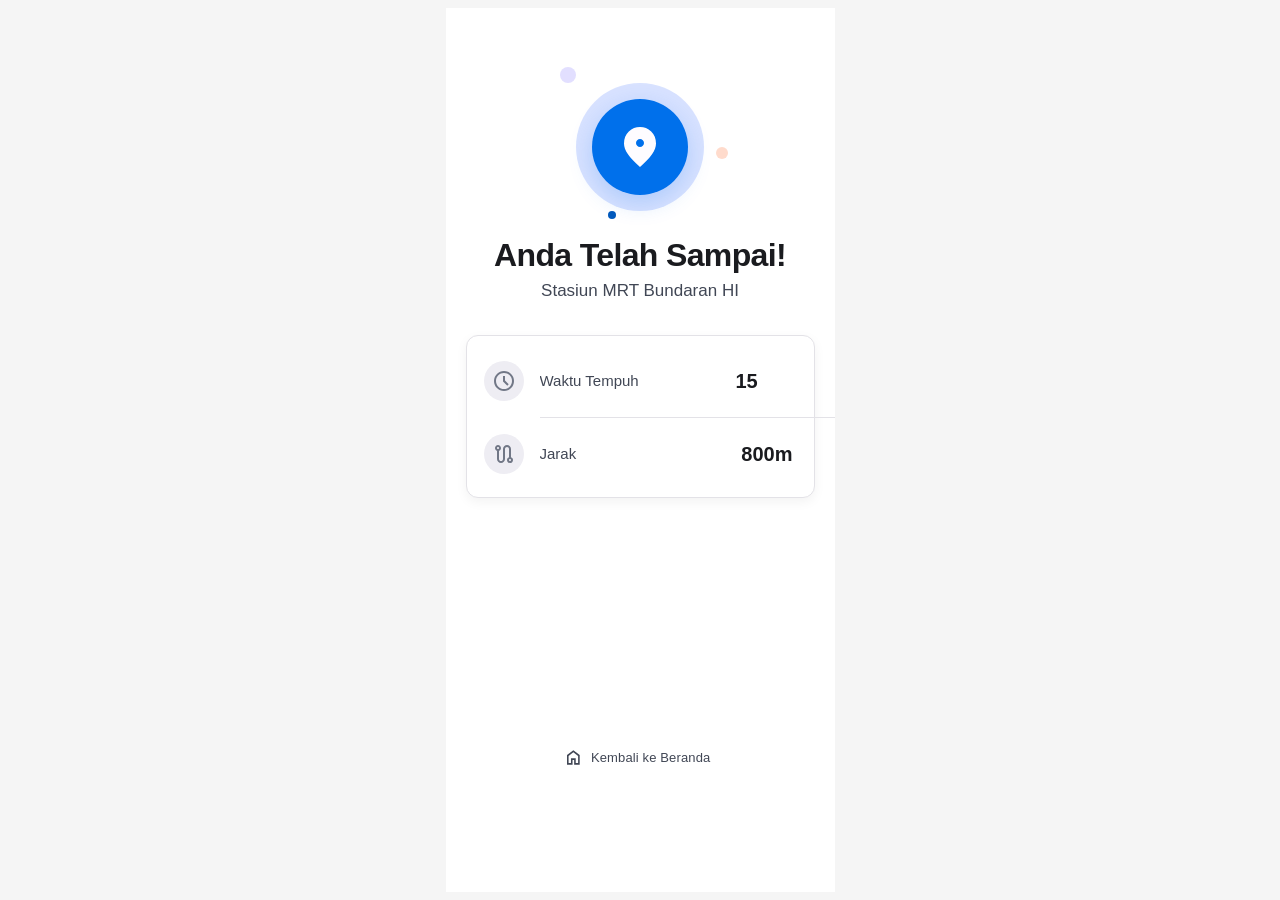
<file: Gangguna_Pendengaran/sampai.html>
<!doctype html>
<html lang="en">
  <head>
    <meta charset="UTF-8" />
    <meta name="viewport" content="width=device-width, initial-scale=1.0" />
    <title>Sampai di Tujuan</title>
    <link rel="stylesheet" href="sampai.css" />

    <style>
      body {
        animation: fadeIn 0.4s ease-out forwards;
      }
      @keyframes fadeIn {
        from {
          opacity: 0;
          transform: translateY(10px);
        }
        to {
          opacity: 1;
          transform: translateY(0);
        }
      }
      .fade-out {
        animation: fadeOut 0.3s ease-in forwards;
      }
      @keyframes fadeOut {
        from {
          opacity: 1;
          transform: translateY(0);
        }
        to {
          opacity: 0;
          transform: translateY(-10px);
        }
      }
    </style>
    <script>
      function go(url) {
        document.body.classList.add("fade-out");
        setTimeout(function () {
          window.location.href = url;
        }, 300);
      }

      document.addEventListener("DOMContentLoaded", function () {
        var routes = {
          kemana: "cari_rute.html",
          Cari: "cari_rute.html",
          Setelan: "pengaturan.html",
          Estimasi: "pilih_mode.html",
          Beranda: "beranda.html",
          Kembali: "beranda.html",
          "Bundaran HI": "konfirmasi_rute.html",
          "Mulai Navigasi": "navigasi.html",
          OK: "sampai.html",
          "Lihat rute": "beranda.html",
        };

        if (window.location.pathname.indexOf("navigasi") !== -1) {
          document.body.style.cursor = "pointer";
          document.body.onclick = function () {
            go("waktu_turun.html");
          };
        }

        var walker = document.createTreeWalker(
          document.body,
          NodeFilter.SHOW_TEXT,
          null,
          false,
        );
        var node;
        while ((node = walker.nextNode())) {
          var text = node.nodeValue.trim();
          if (!text) continue;

          for (var key in routes) {
            if (text.indexOf(key) !== -1) {
              if (
                key === "Bundaran HI" &&
                (window.location.pathname.indexOf("konfirmasi") !== -1 ||
                  window.location.pathname.indexOf("sampai") !== -1 ||
                  window.location.pathname.indexOf("waktu_turun") !== -1 ||
                  window.location.pathname.indexOf("pilih_mode") !== -1)
              ) {
                continue;
              }

              // MENJADIKAN SELURUH TOMBOL BERSERTA IKONNYA BISA DIKLIK
              var curr = node.parentElement;
              while (curr && curr.tagName !== "BODY") {
                var rect = curr.getBoundingClientRect();

                // Hentikan peluasan area klik jika ukurannya lebih lebar dari 360px DAN tinggi > 60px
                // (Artinya kita sudah mencapai kontainer luar seperti seluruh Bottom Nav atau Layar)
                // Pengecualian jika ini baru level pertama/kedua (biar tombol panjang tetap aman)
                if (
                  rect.width >= 370 &&
                  rect.height >= 70 &&
                  curr !== node.parentElement
                ) {
                  break;
                }

                curr.style.cursor = "pointer";
                curr.onclick = (function (url) {
                  return function (e) {
                    e.stopPropagation();
                    go(url);
                  };
                })(routes[key]);

                curr = curr.parentElement;
              }
            }
          }
        }
      });
    </script>
  </head>
  <body>
    <main class="stitch-export-root">
      <div
        class="sampai-di-tujuan-1"
        data-stitch-node-id="node-1"
        data-stitch-node-type="FRAME"
        data-stitch-node-name="Sampai di Tujuan"
        data-stitch-fills='[{"type":"SOLID","color":{"r":1,"g":1,"b":1,"a":1},"opacity":1},{"type":"SOLID","color":{"r":0.9804,"g":0.9765,"b":0.9961,"a":1},"opacity":1}]'
      >
        <div
          class="main-note-topappbar-and-bottom-navbar-are-s-2"
          data-stitch-node-id="node-2"
          data-stitch-node-type="FRAME"
          data-stitch-node-name="Main - Note: TopAppBar and BottomNavBar are SUPPRESSED per Semantic Shell Mandate"
        >
          <div
            class="success-illustration-icon-ui-margin-3"
            data-stitch-node-id="node-3"
            data-stitch-node-type="FRAME"
            data-stitch-node-name="Success Illustration / Icon:margin"
          >
            <div
              class="success-illustration-icon-ui-4"
              data-stitch-node-id="node-4"
              data-stitch-node-type="FRAME"
              data-stitch-node-name="Success Illustration / Icon"
            >
              <div
                class="bg-layer-5"
                data-stitch-node-id="node-5"
                data-stitch-node-type="FRAME"
                data-stitch-node-name="Background"
                data-stitch-fills='[{"type":"SOLID","color":{"r":0.8471,"g":0.8863,"b":1,"a":1},"opacity":1}]'
              >
                <div
                  class="bg-layer-shadow-6"
                  data-stitch-node-id="node-6"
                  data-stitch-node-type="FRAME"
                  data-stitch-node-name="Background+Shadow"
                  data-stitch-fills='[{"type":"SOLID","color":{"r":0,"g":0.4392,"b":0.9216,"a":1},"opacity":1}]'
                >
                  <div
                    class="layout-container-7"
                    data-stitch-node-id="node-7"
                    data-stitch-node-type="FRAME"
                    data-stitch-node-name="Container"
                  >
                    <svg
                      class="icon-ui-8"
                      width="32"
                      height="40"
                      viewBox="0 0 32 40"
                      fill="none"
                      xmlns="http://www.w3.org/2000/svg"
                    >
                      <path
                        d="M16 20C17.1 20 18.0417 19.6083 18.825 18.825C19.6083 18.0417 20 17.1 20 16C20 14.9 19.6083 13.9583 18.825 13.175C18.0417 12.3917 17.1 12 16 12C14.9 12 13.9583 12.3917 13.175 13.175C12.3917 13.9583 12 14.9 12 16C12 17.1 12.3917 18.0417 13.175 18.825C13.9583 19.6083 14.9 20 16 20ZM16 40C10.6333 35.4333 6.625 31.1917 3.975 27.275C1.325 23.3583 0 19.7333 0 16.4C0 11.4 1.60833 7.41667 4.825 4.45C8.04167 1.48333 11.7667 0 16 0C20.2333 0 23.9583 1.48333 27.175 4.45C30.3917 7.41667 32 11.4 32 16.4C32 19.7333 30.675 23.3583 28.025 27.275C25.375 31.1917 21.3667 35.4333 16 40Z"
                        fill="#FEFCFF"
                      />
                    </svg>
                  </div>
                </div>
              </div>
              <div
                class="decorative-particles-9"
                data-stitch-node-id="node-8"
                data-stitch-node-type="RECTANGLE"
                data-stitch-node-name="Decorative particles"
                data-stitch-fills='[{"type":"SOLID","color":{"r":0.8863,"g":0.8745,"b":1,"a":1},"opacity":1}]'
              ></div>
              <div
                class="bg-layer-10"
                data-stitch-node-id="node-9"
                data-stitch-node-type="RECTANGLE"
                data-stitch-node-name="Background"
                data-stitch-fills='[{"type":"SOLID","color":{"r":1,"g":0.8588,"b":0.8,"a":1},"opacity":1}]'
              ></div>
              <div
                class="bg-layer-11"
                data-stitch-node-id="node-10"
                data-stitch-node-type="RECTANGLE"
                data-stitch-node-name="Background"
                data-stitch-fills='[{"type":"SOLID","color":{"r":0,"g":0.3451,"b":0.7373,"a":1},"opacity":1}]'
              ></div>
            </div>
          </div>
          <div
            class="title-1-typography-margin-12"
            data-stitch-node-id="node-11"
            data-stitch-node-type="FRAME"
            data-stitch-node-name="Heading 1 - Typography:margin"
          >
            <div
              class="title-1-typography-13"
              data-stitch-node-id="node-12"
              data-stitch-node-type="FRAME"
              data-stitch-node-name="Heading 1 - Typography"
            >
              <span
                class="text-content-14"
                data-stitch-node-id="node-13"
                data-stitch-node-type="TEXT"
                data-stitch-node-name="Text"
                data-stitch-text="true"
                data-stitch-fills='[{"type":"SOLID","color":{"r":0.102,"g":0.1059,"b":0.1216,"a":1},"opacity":1}]'
                >Anda Telah Sampai!</span
              >
            </div>
          </div>
          <div
            class="margin-15"
            data-stitch-node-id="node-14"
            data-stitch-node-type="FRAME"
            data-stitch-node-name="Margin"
          >
            <div
              class="layout-container-16"
              data-stitch-node-id="node-15"
              data-stitch-node-type="FRAME"
              data-stitch-node-name="Container"
            >
              <span
                class="text-content-17"
                data-stitch-node-id="node-16"
                data-stitch-node-type="TEXT"
                data-stitch-node-name="Text"
                data-stitch-text="true"
                data-stitch-fills='[{"type":"SOLID","color":{"r":0.2549,"g":0.2784,"b":0.3333,"a":1},"opacity":1}]'
                >Stasiun MRT Bundaran HI</span
              >
            </div>
          </div>
          <div
            class="summary-card-margin-18"
            data-stitch-node-id="node-17"
            data-stitch-node-type="FRAME"
            data-stitch-node-name="Summary Card:margin"
          >
            <div
              class="summary-card-19"
              data-stitch-node-id="node-18"
              data-stitch-node-type="FRAME"
              data-stitch-node-name="Summary Card"
              data-stitch-fills='[{"type":"SOLID","color":{"r":1,"g":1,"b":1,"a":1},"opacity":1}]'
            >
              <div
                class="row-1-travel-time-20"
                data-stitch-node-id="node-19"
                data-stitch-node-type="FRAME"
                data-stitch-node-name="Row 1: Travel Time"
              >
                <div
                  class="layout-container-21"
                  data-stitch-node-id="node-20"
                  data-stitch-node-type="FRAME"
                  data-stitch-node-name="Container"
                >
                  <div
                    class="bg-layer-22"
                    data-stitch-node-id="node-21"
                    data-stitch-node-type="FRAME"
                    data-stitch-node-name="Background"
                    data-stitch-fills='[{"type":"SOLID","color":{"r":0.9333,"g":0.9294,"b":0.9529,"a":1},"opacity":1}]'
                  >
                    <div
                      class="layout-container-23"
                      data-stitch-node-id="node-22"
                      data-stitch-node-type="FRAME"
                      data-stitch-node-name="Container"
                    >
                      <svg
                        class="icon-ui-24"
                        width="20"
                        height="20"
                        viewBox="0 0 20 20"
                        fill="none"
                        xmlns="http://www.w3.org/2000/svg"
                      >
                        <path
                          d="M13.3 14.7L14.7 13.3L11 9.6V5H9V10.4L13.3 14.7ZM10 20C8.61667 20 7.31667 19.7375 6.1 19.2125C4.88333 18.6875 3.825 17.975 2.925 17.075C2.025 16.175 1.3125 15.1167 0.7875 13.9C0.2625 12.6833 0 11.3833 0 10C0 8.61667 0.2625 7.31667 0.7875 6.1C1.3125 4.88333 2.025 3.825 2.925 2.925C3.825 2.025 4.88333 1.3125 6.1 0.7875C7.31667 0.2625 8.61667 0 10 0C11.3833 0 12.6833 0.2625 13.9 0.7875C15.1167 1.3125 16.175 2.025 17.075 2.925C17.975 3.825 18.6875 4.88333 19.2125 6.1C19.7375 7.31667 20 8.61667 20 10C20 11.3833 19.7375 12.6833 19.2125 13.9C18.6875 15.1167 17.975 16.175 17.075 17.075C16.175 17.975 15.1167 18.6875 13.9 19.2125C12.6833 19.7375 11.3833 20 10 20ZM10 18C12.2167 18 14.1042 17.2208 15.6625 15.6625C17.2208 14.1042 18 12.2167 18 10C18 7.78333 17.2208 5.89583 15.6625 4.3375C14.1042 2.77917 12.2167 2 10 2C7.78333 2 5.89583 2.77917 4.3375 4.3375C2.77917 5.89583 2 7.78333 2 10C2 12.2167 2.77917 14.1042 4.3375 15.6625C5.89583 17.2208 7.78333 18 10 18Z"
                          fill="#717786"
                        />
                      </svg>
                    </div>
                  </div>
                  <div
                    class="layout-container-25"
                    data-stitch-node-id="node-23"
                    data-stitch-node-type="FRAME"
                    data-stitch-node-name="Container"
                  >
                    <span
                      class="text-content-26"
                      data-stitch-node-id="node-24"
                      data-stitch-node-type="TEXT"
                      data-stitch-node-name="Text"
                      data-stitch-text="true"
                      data-stitch-fills='[{"type":"SOLID","color":{"r":0.2549,"g":0.2784,"b":0.3333,"a":1},"opacity":1}]'
                      >Waktu Tempuh</span
                    >
                  </div>
                </div>
                <div
                  class="layout-container-27"
                  data-stitch-node-id="node-25"
                  data-stitch-node-type="FRAME"
                  data-stitch-node-name="Container"
                >
                  <span
                    class="text-content-28"
                    data-stitch-node-id="node-26"
                    data-stitch-node-type="TEXT"
                    data-stitch-node-name="Text"
                    data-stitch-text="true"
                    data-stitch-fills='[{"type":"SOLID","color":{"r":0.102,"g":0.1059,"b":0.1216,"a":1},"opacity":1}]'
                    >15 mnt</span
                  >
                </div>
              </div>
              <div
                class="horizontal-divider-29"
                data-stitch-node-id="node-27"
                data-stitch-node-type="RECTANGLE"
                data-stitch-node-name="Horizontal Divider"
                data-stitch-fills='[{"type":"SOLID","color":{"r":0.8902,"g":0.8863,"b":0.9059,"a":1},"opacity":1}]'
              ></div>
              <div
                class="row-2-distance-30"
                data-stitch-node-id="node-28"
                data-stitch-node-type="FRAME"
                data-stitch-node-name="Row 2: Distance"
              >
                <div
                  class="layout-container-31"
                  data-stitch-node-id="node-29"
                  data-stitch-node-type="FRAME"
                  data-stitch-node-name="Container"
                >
                  <div
                    class="bg-layer-32"
                    data-stitch-node-id="node-30"
                    data-stitch-node-type="FRAME"
                    data-stitch-node-name="Background"
                    data-stitch-fills='[{"type":"SOLID","color":{"r":0.9333,"g":0.9294,"b":0.9529,"a":1},"opacity":1}]'
                  >
                    <div
                      class="layout-container-33"
                      data-stitch-node-id="node-31"
                      data-stitch-node-type="FRAME"
                      data-stitch-node-name="Container"
                    >
                      <svg
                        class="icon-ui-34"
                        width="18"
                        height="18"
                        viewBox="0 0 18 18"
                        fill="none"
                        xmlns="http://www.w3.org/2000/svg"
                      >
                        <path
                          d="M6 18C4.9 18 3.95833 17.6083 3.175 16.825C2.39167 16.0417 2 15.1 2 14V5.825C1.41667 5.60833 0.9375 5.24583 0.5625 4.7375C0.1875 4.22917 0 3.65 0 3C0 2.16667 0.291667 1.45833 0.875 0.875C1.45833 0.291667 2.16667 0 3 0C3.83333 0 4.54167 0.291667 5.125 0.875C5.70833 1.45833 6 2.16667 6 3C6 3.65 5.8125 4.22917 5.4375 4.7375C5.0625 5.24583 4.58333 5.60833 4 5.825V14C4 14.55 4.19583 15.0208 4.5875 15.4125C4.97917 15.8042 5.45 16 6 16C6.55 16 7.02083 15.8042 7.4125 15.4125C7.80417 15.0208 8 14.55 8 14V4C8 2.9 8.39167 1.95833 9.175 1.175C9.95833 0.391667 10.9 0 12 0C13.1 0 14.0417 0.391667 14.825 1.175C15.6083 1.95833 16 2.9 16 4V12.175C16.5833 12.3917 17.0625 12.7542 17.4375 13.2625C17.8125 13.7708 18 14.35 18 15C18 15.8333 17.7083 16.5417 17.125 17.125C16.5417 17.7083 15.8333 18 15 18C14.1667 18 13.4583 17.7083 12.875 17.125C12.2917 16.5417 12 15.8333 12 15C12 14.35 12.1875 13.7667 12.5625 13.25C12.9375 12.7333 13.4167 12.375 14 12.175V4C14 3.45 13.8042 2.97917 13.4125 2.5875C13.0208 2.19583 12.55 2 12 2C11.45 2 10.9792 2.19583 10.5875 2.5875C10.1958 2.97917 10 3.45 10 4V14C10 15.1 9.60833 16.0417 8.825 16.825C8.04167 17.6083 7.1 18 6 18ZM3 4C3.28333 4 3.52083 3.90417 3.7125 3.7125C3.90417 3.52083 4 3.28333 4 3C4 2.71667 3.90417 2.47917 3.7125 2.2875C3.52083 2.09583 3.28333 2 3 2C2.71667 2 2.47917 2.09583 2.2875 2.2875C2.09583 2.47917 2 2.71667 2 3C2 3.28333 2.09583 3.52083 2.2875 3.7125C2.47917 3.90417 2.71667 4 3 4ZM15 16C15.2833 16 15.5208 15.9042 15.7125 15.7125C15.9042 15.5208 16 15.2833 16 15C16 14.7167 15.9042 14.4792 15.7125 14.2875C15.5208 14.0958 15.2833 14 15 14C14.7167 14 14.4792 14.0958 14.2875 14.2875C14.0958 14.4792 14 14.7167 14 15C14 15.2833 14.0958 15.5208 14.2875 15.7125C14.4792 15.9042 14.7167 16 15 16Z"
                          fill="#717786"
                        />
                      </svg>
                    </div>
                  </div>
                  <div
                    class="layout-container-35"
                    data-stitch-node-id="node-32"
                    data-stitch-node-type="FRAME"
                    data-stitch-node-name="Container"
                  >
                    <span
                      class="text-content-36"
                      data-stitch-node-id="node-33"
                      data-stitch-node-type="TEXT"
                      data-stitch-node-name="Text"
                      data-stitch-text="true"
                      data-stitch-fills='[{"type":"SOLID","color":{"r":0.2549,"g":0.2784,"b":0.3333,"a":1},"opacity":1}]'
                      >Jarak</span
                    >
                  </div>
                </div>
                <div
                  class="layout-container-37"
                  data-stitch-node-id="node-34"
                  data-stitch-node-type="FRAME"
                  data-stitch-node-name="Container"
                >
                  <span
                    class="text-content-38"
                    data-stitch-node-id="node-35"
                    data-stitch-node-type="TEXT"
                    data-stitch-node-name="Text"
                    data-stitch-text="true"
                    data-stitch-fills='[{"type":"SOLID","color":{"r":0.102,"g":0.1059,"b":0.1216,"a":1},"opacity":1}]'
                    >800m</span
                  >
                </div>
              </div>
            </div>
          </div>
          <div
            class="actions-margin-39"
            data-stitch-node-id="node-36"
            data-stitch-node-type="FRAME"
            data-stitch-node-name="Actions:margin"
          >
            <div
              class="actions-40"
              data-stitch-node-id="node-37"
              data-stitch-node-type="FRAME"
              data-stitch-node-name="Actions"
            >
              <div
                class="btn-action-41"
                data-stitch-node-id="node-38"
                data-stitch-node-type="FRAME"
                data-stitch-node-name="Button"
              >
                <div
                  class="layout-container-42"
                  data-stitch-node-id="node-39"
                  data-stitch-node-type="FRAME"
                  data-stitch-node-name="Container"
                >
                  <svg
                    class="icon-ui-43"
                    width="14"
                    height="15"
                    viewBox="0 0 14 15"
                    fill="none"
                    xmlns="http://www.w3.org/2000/svg"
                  >
                    <path
                      d="M1.66667 13.3333H4.16667V8.33333H9.16667V13.3333H11.6667V5.83333L6.66667 2.08333L1.66667 5.83333V13.3333ZM0 15V5L6.66667 0L13.3333 5V15H7.5V10H5.83333V15H0Z"
                      fill="#414755"
                    />
                  </svg>
                </div>
                <span
                  class="kembali-ke-beranda-44"
                  data-stitch-node-id="node-40"
                  data-stitch-node-type="TEXT"
                  data-stitch-node-name="Kembali ke Beranda"
                  data-stitch-text="true"
                  data-stitch-fills='[{"type":"SOLID","color":{"r":0.2549,"g":0.2784,"b":0.3333,"a":1},"opacity":1}]'
                  >Kembali ke Beranda</span
                >
              </div>
            </div>
          </div>
        </div>
      </div>
    </main>
      <script type="application/json" id="stitch-export-diagnostics">{"version":1,"kind":"stitch-figma-export-diagnostics","stats":{"selectedNodeCount":1,"renderedNodeCount":44,"assetCount":4,"width":389,"height":884,"outputChars":0,"diagnosticNodeCount":40,"imageFillCount":0,"cropImageFillCount":0},"nodes":[{"id":"node-1","className":"sampai-di-tujuan-1","name":"Sampai di Tujuan","type":"FRAME","bounds":{"x":1427,"y":10173,"width":389,"height":884},"relativeBounds":{"x":0,"y":0,"width":389,"height":884},"fills":[{"type":"SOLID","color":{"r":1,"g":1,"b":1,"a":1},"opacity":1},{"type":"SOLID","color":{"r":0.9804,"g":0.9765,"b":0.9961,"a":1},"opacity":1}]},{"id":"node-2","className":"main-note-topappbar-and-bottom-navbar-are-s-2","name":"Main - Note: TopAppBar and BottomNavBar are SUPPRESSED per Semantic Shell Mandate","type":"FRAME","bounds":{"x":1447,"y":10199.5,"width":349,"height":831},"relativeBounds":{"x":20,"y":26.5,"width":349,"height":831},"fills":[]},{"id":"node-3","className":"success-illustration-icon-ui-margin-3","name":"Success Illustration / Icon:margin","type":"FRAME","bounds":{"x":1557.5,"y":10247.5,"width":128,"height":152},"relativeBounds":{"x":110.5,"y":48,"width":128,"height":152},"fills":[]},{"id":"node-4","className":"success-illustration-icon-ui-4","name":"Success Illustration / Icon","type":"FRAME","bounds":{"x":1557.5,"y":10247.5,"width":128,"height":128},"relativeBounds":{"x":0,"y":0,"width":128,"height":128},"fills":[]},{"id":"node-5","className":"bg-layer-5","name":"Background","type":"FRAME","bounds":{"x":1557.5,"y":10247.5,"width":128,"height":128},"relativeBounds":{"x":0,"y":0,"width":128,"height":128},"fills":[{"type":"SOLID","color":{"r":0.8471,"g":0.8863,"b":1,"a":1},"opacity":1}]},{"id":"node-6","className":"bg-layer-shadow-6","name":"Background+Shadow","type":"FRAME","bounds":{"x":1573.5,"y":10263.5,"width":96,"height":96},"relativeBounds":{"x":16,"y":16,"width":96,"height":96},"fills":[{"type":"SOLID","color":{"r":0,"g":0.4392,"b":0.9216,"a":1},"opacity":1}]},{"id":"node-7","className":"layout-container-7","name":"Container","type":"FRAME","bounds":{"x":1605.5,"y":10291.5,"width":32,"height":40},"relativeBounds":{"x":32,"y":28,"width":32,"height":40},"fills":[]},{"id":"node-8","className":"decorative-particles-9","name":"Decorative particles","type":"RECTANGLE","bounds":{"x":1541.5,"y":10231.5,"width":16,"height":16},"relativeBounds":{"x":-16,"y":-16,"width":16,"height":16},"fills":[{"type":"SOLID","color":{"r":0.8863,"g":0.8745,"b":1,"a":1},"opacity":1}]},{"id":"node-9","className":"bg-layer-10","name":"Background","type":"RECTANGLE","bounds":{"x":1697.5,"y":10311.5,"width":12,"height":12},"relativeBounds":{"x":140,"y":64,"width":12,"height":12},"fills":[{"type":"SOLID","color":{"r":1,"g":0.8588,"b":0.8,"a":1},"opacity":1}]},{"id":"node-10","className":"bg-layer-11","name":"Background","type":"RECTANGLE","bounds":{"x":1589.5,"y":10375.5,"width":8,"height":8},"relativeBounds":{"x":32,"y":128,"width":8,"height":8},"fills":[{"type":"SOLID","color":{"r":0,"g":0.3451,"b":0.7373,"a":1},"opacity":1}]},{"id":"node-11","className":"title-1-typography-margin-12","name":"Heading 1 - Typography:margin","type":"FRAME","bounds":{"x":1472.21,"y":10399.5,"width":298.58,"height":44},"relativeBounds":{"x":25.21,"y":200,"width":298.58,"height":44},"fills":[]},{"id":"node-12","className":"title-1-typography-13","name":"Heading 1 - Typography","type":"FRAME","bounds":{"x":1472.21,"y":10399.5,"width":298.58,"height":40},"relativeBounds":{"x":0,"y":0,"width":298.58,"height":40},"fills":[]},{"id":"node-13","className":"text-content-14","name":"Text","type":"TEXT","bounds":{"x":1472.21,"y":10399.5,"width":298.58,"height":40},"relativeBounds":{"x":0,"y":0,"width":298.58,"height":40},"fills":[{"type":"SOLID","color":{"r":0.102,"g":0.1059,"b":0.1216,"a":1},"opacity":1}]},{"id":"node-14","className":"margin-15","name":"Margin","type":"FRAME","bounds":{"x":1518.86,"y":10443.5,"width":205.27,"height":56},"relativeBounds":{"x":71.86,"y":244,"width":205.27,"height":56},"fills":[]},{"id":"node-15","className":"layout-container-16","name":"Container","type":"FRAME","bounds":{"x":1518.86,"y":10443.5,"width":205.27,"height":24},"relativeBounds":{"x":0,"y":0,"width":205.27,"height":24},"fills":[]},{"id":"node-16","className":"text-content-17","name":"Text","type":"TEXT","bounds":{"x":1518.86,"y":10443.5,"width":205.27,"height":24},"relativeBounds":{"x":0,"y":0,"width":205.27,"height":24},"fills":[{"type":"SOLID","color":{"r":0.2549,"g":0.2784,"b":0.3333,"a":1},"opacity":1}]},{"id":"node-17","className":"summary-card-margin-18","name":"Summary Card:margin","type":"FRAME","bounds":{"x":1447,"y":10499.5,"width":349,"height":211},"relativeBounds":{"x":0,"y":300,"width":349,"height":211},"fills":[]},{"id":"node-18","className":"summary-card-19","name":"Summary Card","type":"FRAME","bounds":{"x":1447,"y":10499.5,"width":349,"height":163},"relativeBounds":{"x":0,"y":0,"width":349,"height":163},"fills":[{"type":"SOLID","color":{"r":1,"g":1,"b":1,"a":1},"opacity":1}]},{"id":"node-19","className":"row-1-travel-time-20","name":"Row 1: Travel Time","type":"FRAME","bounds":{"x":1464,"y":10516.5,"width":315,"height":56},"relativeBounds":{"x":17,"y":17,"width":315,"height":56},"fills":[]},{"id":"node-20","className":"layout-container-21","name":"Container","type":"FRAME","bounds":{"x":1464,"y":10524.5,"width":162,"height":40},"relativeBounds":{"x":0,"y":8,"width":162,"height":40},"fills":[]},{"id":"node-21","className":"bg-layer-22","name":"Background","type":"FRAME","bounds":{"x":1464,"y":10524.5,"width":40,"height":40},"relativeBounds":{"x":0,"y":0,"width":40,"height":40},"fills":[{"type":"SOLID","color":{"r":0.9333,"g":0.9294,"b":0.9529,"a":1},"opacity":1}]},{"id":"node-22","className":"layout-container-23","name":"Container","type":"FRAME","bounds":{"x":1474,"y":10534.5,"width":20,"height":20},"relativeBounds":{"x":10,"y":10,"width":20,"height":20},"fills":[]},{"id":"node-23","className":"layout-container-25","name":"Container","type":"FRAME","bounds":{"x":1520,"y":10533.5,"width":106,"height":22},"relativeBounds":{"x":56,"y":9,"width":106,"height":22},"fills":[]},{"id":"node-24","className":"text-content-26","name":"Text","type":"TEXT","bounds":{"x":1520,"y":10533.5,"width":106,"height":22},"relativeBounds":{"x":0,"y":0,"width":106,"height":22},"fills":[{"type":"SOLID","color":{"r":0.2549,"g":0.2784,"b":0.3333,"a":1},"opacity":1}]},{"id":"node-25","className":"layout-container-27","name":"Container","type":"FRAME","bounds":{"x":1715.95,"y":10530.5,"width":63.05,"height":28},"relativeBounds":{"x":251.95,"y":14,"width":63.05,"height":28},"fills":[]},{"id":"node-26","className":"text-content-28","name":"Text","type":"TEXT","bounds":{"x":1715.95,"y":10530.5,"width":63.05,"height":28},"relativeBounds":{"x":0,"y":0,"width":63.05,"height":28},"fills":[{"type":"SOLID","color":{"r":0.102,"g":0.1059,"b":0.1216,"a":1},"opacity":1}]},{"id":"node-27","className":"horizontal-divider-29","name":"Horizontal Divider","type":"RECTANGLE","bounds":{"x":1520,"y":10580.5,"width":315,"height":1},"relativeBounds":{"x":73,"y":81,"width":315,"height":1},"fills":[{"type":"SOLID","color":{"r":0.8902,"g":0.8863,"b":0.9059,"a":1},"opacity":1}]},{"id":"node-28","className":"row-2-distance-30","name":"Row 2: Distance","type":"FRAME","bounds":{"x":1464,"y":10589.5,"width":315,"height":56},"relativeBounds":{"x":17,"y":90,"width":315,"height":56},"fills":[]},{"id":"node-29","className":"layout-container-31","name":"Container","type":"FRAME","bounds":{"x":1464,"y":10597.5,"width":95.3,"height":40},"relativeBounds":{"x":0,"y":8,"width":95.3,"height":40},"fills":[]},{"id":"node-30","className":"bg-layer-32","name":"Background","type":"FRAME","bounds":{"x":1464,"y":10597.5,"width":40,"height":40},"relativeBounds":{"x":0,"y":0,"width":40,"height":40},"fills":[{"type":"SOLID","color":{"r":0.9333,"g":0.9294,"b":0.9529,"a":1},"opacity":1}]},{"id":"node-31","className":"layout-container-33","name":"Container","type":"FRAME","bounds":{"x":1475,"y":10608.5,"width":18,"height":18},"relativeBounds":{"x":11,"y":11,"width":18,"height":18},"fills":[]},{"id":"node-32","className":"layout-container-35","name":"Container","type":"FRAME","bounds":{"x":1520,"y":10606.5,"width":39.3,"height":22},"relativeBounds":{"x":56,"y":9,"width":39.3,"height":22},"fills":[]},{"id":"node-33","className":"text-content-36","name":"Text","type":"TEXT","bounds":{"x":1520,"y":10606.5,"width":39.3,"height":22},"relativeBounds":{"x":0,"y":0,"width":39.3,"height":22},"fills":[{"type":"SOLID","color":{"r":0.2549,"g":0.2784,"b":0.3333,"a":1},"opacity":1}]},{"id":"node-34","className":"layout-container-37","name":"Container","type":"FRAME","bounds":{"x":1721.8,"y":10603.5,"width":57.2,"height":28},"relativeBounds":{"x":257.8,"y":14,"width":57.2,"height":28},"fills":[]},{"id":"node-35","className":"text-content-38","name":"Text","type":"TEXT","bounds":{"x":1721.8,"y":10603.5,"width":57.2,"height":28},"relativeBounds":{"x":0,"y":0,"width":57.2,"height":28},"fills":[{"type":"SOLID","color":{"r":0.102,"g":0.1059,"b":0.1216,"a":1},"opacity":1}]},{"id":"node-36","className":"actions-margin-39","name":"Actions:margin","type":"FRAME","bounds":{"x":1447,"y":10710.5,"width":349,"height":272},"relativeBounds":{"x":0,"y":511,"width":349,"height":272},"fills":[]},{"id":"node-37","className":"actions-40","name":"Actions","type":"FRAME","bounds":{"x":1447,"y":10897.5,"width":349,"height":50},"relativeBounds":{"x":0,"y":187,"width":349,"height":50},"fills":[]},{"id":"node-38","className":"btn-action-41","name":"Button","type":"FRAME","bounds":{"x":1447,"y":10897.5,"width":349,"height":50},"relativeBounds":{"x":0,"y":0,"width":349,"height":50},"fills":[]},{"id":"node-39","className":"layout-container-42","name":"Container","type":"FRAME","bounds":{"x":1548.33,"y":10915,"width":13.33,"height":15},"relativeBounds":{"x":101.33,"y":17.5,"width":13.33,"height":15},"fills":[]},{"id":"node-40","className":"kembali-ke-beranda-44","name":"Kembali ke Beranda","type":"TEXT","bounds":{"x":1569.67,"y":10913.5,"width":125,"height":18},"relativeBounds":{"x":122.67,"y":16,"width":125,"height":18},"fills":[{"type":"SOLID","color":{"r":0.2549,"g":0.2784,"b":0.3333,"a":1},"opacity":1}]}]}</script>
  </body>
</html>
</file>
<file: Gangguna_Pendengaran/cari_rute.css>
* { box-sizing: border-box; }
    body { margin: 0; min-height: 100vh; display: grid; place-items: center; background: #f5f5f5; }
    .stitch-export-root {
      position: relative;
      width: 390px;
      height: 884px;
      overflow: hidden;
      background: #ffffff;
    }
    
    .cari-rute-transportasi-1 {
      position: absolute;
      left: 0px;
      top: 0px;
      width: 390px;
      height: 884px;
      background-color: #ffffff;
    }
    
    .main-map-canvas-area-2 {
      position: absolute;
      left: 0px;
      top: 120px;
      width: 390px;
      height: 764px;
    }
    
    .map-placeholder-image-3 {
      position: absolute;
      left: 0px;
      top: 0px;
      width: 390px;
      height: 764px;
      background-color: #f4f3f8;
      background-image: url("[data-uri]");
      background-size: cover;
      background-repeat: no-repeat;
      background-position: center;
    }
    
    .map-markers-simulated-4 {
      position: absolute;
      left: 97.5px;
      top: 254.66px;
      width: 40px;
      height: 40px;
    }
    
    .bg-layer-border-5 {
      position: absolute;
      left: 0px;
      top: 0px;
      width: 40px;
      height: 40px;
      background-color: #0058bc;
      border: 2px solid #faf9fe;
      border-radius: 9999px;
    }
    
    .overlay-shadow-6 {
      position: absolute;
      left: 0px;
      top: 0px;
      width: 40px;
      height: 40px;
      background-color: rgba(255, 255, 255, 0.002);
      border-radius: 9999px;
      box-shadow: 0px 2px 4px -2px rgba(0, 0, 0, 0.1), 0px 4px 6px -1px rgba(0, 0, 0, 0.1);
    }
    
    .layout-container-7 {
      position: absolute;
      left: 15.33px;
      top: 14.46px;
      width: 9.33px;
      height: 11.08px;
    }
    
    .icon-ui-8 {
      position: absolute;
      left: 0px;
      top: 0px;
      width: 9.33px;
      height: 11.08px;
      overflow: hidden;
    }
    
    .layout-container-9 {
      position: absolute;
      left: 220.02px;
      top: 382px;
      width: 40px;
      height: 40px;
    }
    
    .bg-layer-border-10 {
      position: absolute;
      left: 2px;
      top: 2px;
      width: 36px;
      height: 36px;
      background-color: #4c4aca;
      border: 2px solid #faf9fe;
      border-radius: 9999px;
    }
    
    .overlay-shadow-11 {
      position: absolute;
      left: 0px;
      top: 0px;
      width: 32.4px;
      height: 32.4px;
      background-color: rgba(255, 255, 255, 0.002);
      border-radius: 9999px;
      box-shadow: 0px 2px 4px -2px rgba(0, 0, 0, 0.1), 0px 4px 6px -1px rgba(0, 0, 0, 0.1);
    }
    
    .layout-container-12 {
      position: absolute;
      left: 13.8px;
      top: 13.01px;
      width: 8.4px;
      height: 9.97px;
    }
    
    .icon-ui-13 {
      position: absolute;
      left: 0px;
      top: 0px;
      width: 8.4px;
      height: 9.97px;
      overflow: hidden;
    }
    
    .layout-container-14 {
      position: absolute;
      left: 195px;
      top: 533px;
      width: 40px;
      height: 40px;
    }
    
    .bg-layer-border-15 {
      position: absolute;
      left: 2px;
      top: 2px;
      width: 36px;
      height: 36px;
      background-color: #9e3d00;
      border: 2px solid #faf9fe;
      border-radius: 9999px;
    }
    
    .overlay-shadow-16 {
      position: absolute;
      left: 0px;
      top: 0px;
      width: 32.4px;
      height: 32.4px;
      background-color: rgba(255, 255, 255, 0.002);
      border-radius: 9999px;
      box-shadow: 0px 2px 4px -2px rgba(0, 0, 0, 0.1), 0px 4px 6px -1px rgba(0, 0, 0, 0.1);
    }
    
    .layout-container-17 {
      position: absolute;
      left: 13.8px;
      top: 13.01px;
      width: 8.4px;
      height: 9.97px;
    }
    
    .icon-ui-18 {
      position: absolute;
      left: 0px;
      top: 0px;
      width: 8.4px;
      height: 9.97px;
      overflow: hidden;
    }
    
    .btn-action-current-location-fab-19 {
      position: absolute;
      left: 322px;
      top: 692px;
      width: 48px;
      height: 48px;
      background-color: #ffffff;
      border-radius: 9999px;
      box-shadow: 0px 4px 12px 0px rgba(0, 0, 0, 0.1);
    }
    
    .layout-container-20 {
      position: absolute;
      left: 13.05px;
      top: 13.05px;
      width: 21.9px;
      height: 21.9px;
    }
    
    .icon-ui-21 {
      position: absolute;
      left: 0px;
      top: 0px;
      width: 21.9px;
      height: 21.9px;
      overflow: hidden;
    }
    
    .bottom-sheet-nearby-locations-list-22 {
      position: absolute;
      left: 0px;
      top: 524px;
      width: 390px;
      height: 288px;
    }
    
    .bg-layer-shadow-23 {
      position: absolute;
      left: 20px;
      top: 0px;
      width: 350px;
      height: 272px;
      overflow: hidden;
      background-color: #ffffff;
      border-radius: 12px;
      box-shadow: 0px -4px 24px 0px rgba(0, 0, 0, 0.08);
    }
    
    .handle-24 {
      position: absolute;
      left: 0px;
      top: 0px;
      width: 350px;
      height: 30px;
      background-color: #ffffff;
    }
    
    .bg-layer-25 {
      position: absolute;
      left: 151px;
      top: 12px;
      width: 48px;
      height: 6px;
      background-color: #e3e2e7;
      border-radius: 9999px;
    }
    
    .layout-container-26 {
      position: absolute;
      left: 0px;
      top: 30px;
      width: 350px;
      height: 78px;
    }
    
    .title-2-27 {
      position: absolute;
      left: 20px;
      top: 0px;
      width: 310px;
      height: 28px;
    }
    
    .terdekat-28 {
      position: absolute;
      left: 0px;
      top: 0px;
      width: 310px;
      height: 28px;
      
      display: block;
      box-sizing: border-box;
      margin: 0;
      overflow: hidden;
      white-space: pre-wrap;
      word-break: break-word;
      font-size: 20px;
      font-family: "Inter", -apple-system, BlinkMacSystemFont, "Segoe UI", sans-serif;
      font-weight: 600;
      line-height: 28px;
      letter-spacing: 0px;
      text-align: left;
      color: #1a1b1f;
    }
    
    .layout-container-29 {
      position: absolute;
      left: 20px;
      top: 32px;
      width: 310px;
      height: 22px;
    }
    
    .transportasi-umum-di-sekitar-anda-30 {
      position: absolute;
      left: 0px;
      top: 0px;
      width: 310px;
      height: 22px;
      
      display: block;
      box-sizing: border-box;
      margin: 0;
      overflow: hidden;
      white-space: pre-wrap;
      word-break: break-word;
      font-size: 15px;
      font-family: "Inter", -apple-system, BlinkMacSystemFont, "Segoe UI", sans-serif;
      font-weight: 400;
      line-height: 22px;
      letter-spacing: 0px;
      text-align: left;
      color: #414755;
    }
    
    .layout-container-31 {
      position: absolute;
      left: 0px;
      top: 108px;
      width: 350px;
      height: 164px;
      overflow: hidden;
    }
    
    .list-item-1-32 {
      position: absolute;
      left: 20px;
      top: 0px;
      width: 310px;
      height: 66px;
      background-color: #f4f3f8;
      border-radius: 8px;
    }
    
    .margin-33 {
      position: absolute;
      left: 12px;
      top: 13px;
      width: 56px;
      height: 40px;
    }
    
    .bg-layer-34 {
      position: absolute;
      left: 0px;
      top: 0px;
      width: 40px;
      height: 40px;
      background-color: #0070eb;
      border-radius: 9999px;
    }
    
    .layout-container-35 {
      position: absolute;
      left: 12px;
      top: 10.5px;
      width: 16px;
      height: 19px;
    }
    
    .icon-ui-36 {
      position: absolute;
      left: 0px;
      top: 0px;
      width: 16px;
      height: 19px;
      overflow: hidden;
    }
    
    .layout-container-37 {
      position: absolute;
      left: 68px;
      top: 12px;
      width: 185.36px;
      height: 42px;
    }
    
    .title-3-38 {
      position: absolute;
      left: 0px;
      top: 0px;
      width: 185.36px;
      height: 22.5px;
      overflow: hidden;
    }
    
    .text-content-39 {
      position: absolute;
      left: 0px;
      top: -1px;
      width: 184.31px;
      height: 23px;
      
      display: block;
      box-sizing: border-box;
      margin: 0;
      overflow: hidden;
      white-space: pre-wrap;
      word-break: break-word;
      font-size: 15px;
      font-family: "Inter", -apple-system, BlinkMacSystemFont, "Segoe UI", sans-serif;
      font-weight: 600;
      line-height: 22.5px;
      letter-spacing: 0px;
      text-align: left;
      color: #1a1b1f;
    }
    
    .layout-container-40 {
      position: absolute;
      left: 0px;
      top: 22.5px;
      width: 185.36px;
      height: 19.5px;
      overflow: hidden;
    }
    
    .text-content-41 {
      position: absolute;
      left: 0px;
      top: -1px;
      width: 119.24px;
      height: 20px;
      
      display: block;
      box-sizing: border-box;
      margin: 0;
      overflow: hidden;
      white-space: pre-wrap;
      word-break: break-word;
      font-size: 13px;
      font-family: "Inter", -apple-system, BlinkMacSystemFont, "Segoe UI", sans-serif;
      font-weight: 400;
      line-height: 19.5px;
      letter-spacing: 0px;
      text-align: left;
      color: #414755;
    }
    
    .margin-42 {
      position: absolute;
      left: 253.36px;
      top: 15.5px;
      width: 44.64px;
      height: 35px;
    }
    
    .layout-container-43 {
      position: absolute;
      left: 8px;
      top: 0px;
      width: 36.64px;
      height: 35px;
    }
    
    .layout-container-44 {
      position: absolute;
      left: 0px;
      top: 0px;
      width: 36.64px;
      height: 18px;
    }
    
    .text-content-45 {
      position: absolute;
      left: 0px;
      top: 0px;
      width: 36.64px;
      height: 18px;
      
      display: block;
      box-sizing: border-box;
      margin: 0;
      overflow: hidden;
      white-space: pre-wrap;
      word-break: break-word;
      font-size: 13px;
      font-family: "Inter", -apple-system, BlinkMacSystemFont, "Segoe UI", sans-serif;
      font-weight: 700;
      line-height: 18px;
      letter-spacing: 0.13px;
      text-align: right;
      color: #0058bc;
    }
    
    .layout-container-46 {
      position: absolute;
      left: 0px;
      top: 18px;
      width: 36.64px;
      height: 17px;
    }
    
    .text-content-47 {
      position: absolute;
      left: 5.97px;
      top: 0px;
      width: 30.67px;
      height: 17px;
      
      display: block;
      box-sizing: border-box;
      margin: 0;
      overflow: hidden;
      white-space: pre-wrap;
      word-break: break-word;
      font-size: 11px;
      font-family: "Inter", -apple-system, BlinkMacSystemFont, "Segoe UI", sans-serif;
      font-weight: 400;
      line-height: 16.5px;
      letter-spacing: 0px;
      text-align: right;
      color: #414755;
    }
    
    .list-item-2-48 {
      position: absolute;
      left: 20px;
      top: 78px;
      width: 310px;
      height: 66px;
      background-color: #f4f3f8;
      border-radius: 8px;
    }
    
    .margin-49 {
      position: absolute;
      left: 12px;
      top: 13px;
      width: 56px;
      height: 40px;
    }
    
    .bg-layer-50 {
      position: absolute;
      left: 0px;
      top: 0px;
      width: 40px;
      height: 40px;
      background-color: #6664e4;
      border-radius: 9999px;
    }
    
    .layout-container-51 {
      position: absolute;
      left: 12px;
      top: 10.5px;
      width: 16px;
      height: 19px;
    }
    
    .icon-ui-52 {
      position: absolute;
      left: 0px;
      top: 0px;
      width: 16px;
      height: 19px;
      overflow: hidden;
    }
    
    .layout-container-53 {
      position: absolute;
      left: 68px;
      top: 12px;
      width: 185.45px;
      height: 42px;
    }
    
    .title-3-54 {
      position: absolute;
      left: 0px;
      top: 0px;
      width: 185.45px;
      height: 22.5px;
      overflow: hidden;
    }
    
    .text-content-55 {
      position: absolute;
      left: 0px;
      top: -1px;
      width: 117.54px;
      height: 23px;
      
      display: block;
      box-sizing: border-box;
      margin: 0;
      overflow: hidden;
      white-space: pre-wrap;
      word-break: break-word;
      font-size: 15px;
      font-family: "Inter", -apple-system, BlinkMacSystemFont, "Segoe UI", sans-serif;
      font-weight: 600;
      line-height: 22.5px;
      letter-spacing: 0px;
      text-align: left;
      color: #1a1b1f;
    }
    
    .layout-container-56 {
      position: absolute;
      left: 0px;
      top: 22.5px;
      width: 185.45px;
      height: 19.5px;
      overflow: hidden;
    }
    
    .text-content-57 {
      position: absolute;
      left: 0px;
      top: -1px;
      width: 137.71px;
      height: 20px;
      
      display: block;
      box-sizing: border-box;
      margin: 0;
      overflow: hidden;
      white-space: pre-wrap;
      word-break: break-word;
      font-size: 13px;
      font-family: "Inter", -apple-system, BlinkMacSystemFont, "Segoe UI", sans-serif;
      font-weight: 400;
      line-height: 19.5px;
      letter-spacing: 0px;
      text-align: left;
      color: #414755;
    }
    
    .margin-58 {
      position: absolute;
      left: 253.45px;
      top: 15.5px;
      width: 44.55px;
      height: 35px;
    }
    
    .layout-container-59 {
      position: absolute;
      left: 8px;
      top: 0px;
      width: 36.55px;
      height: 35px;
    }
    
    .layout-container-60 {
      position: absolute;
      left: 0px;
      top: 0px;
      width: 36.55px;
      height: 18px;
    }
    
    .text-content-61 {
      position: absolute;
      left: 0px;
      top: 0px;
      width: 36.55px;
      height: 18px;
      
      display: block;
      box-sizing: border-box;
      margin: 0;
      overflow: hidden;
      white-space: pre-wrap;
      word-break: break-word;
      font-size: 13px;
      font-family: "Inter", -apple-system, BlinkMacSystemFont, "Segoe UI", sans-serif;
      font-weight: 700;
      line-height: 18px;
      letter-spacing: 0.13px;
      text-align: right;
      color: #0058bc;
    }
    
    .layout-container-62 {
      position: absolute;
      left: 0px;
      top: 18px;
      width: 36.55px;
      height: 17px;
    }
    
    .text-content-63 {
      position: absolute;
      left: 2.83px;
      top: 0px;
      width: 33.72px;
      height: 17px;
      
      display: block;
      box-sizing: border-box;
      margin: 0;
      overflow: hidden;
      white-space: pre-wrap;
      word-break: break-word;
      font-size: 11px;
      font-family: "Inter", -apple-system, BlinkMacSystemFont, "Segoe UI", sans-serif;
      font-weight: 400;
      line-height: 16.5px;
      letter-spacing: 0px;
      text-align: right;
      color: #414755;
    }
    
    .header-top-app-bar-search-64 {
      position: absolute;
      left: -2.07px;
      top: 0px;
      width: 394.13px;
      height: 123px;
      background-color: #faf9fe;
      box-shadow: 0px 1px 2px 0px rgba(0, 0, 0, 0.05);
    }
    
    .layout-container-65 {
      position: absolute;
      left: 0px;
      top: 0px;
      width: 394.13px;
      height: 64px;
    }
    
    .btn-action-kembali-css-transform-66 {
      position: absolute;
      left: 13px;
      top: 0px;
      width: 30.4px;
      height: 64px;
    }
    
    .btn-action-kembali-67 {
      position: absolute;
      left: 0px;
      top: 16.8px;
      width: 30.4px;
      height: 30.4px;
      border-radius: 9999px;
    }
    
    .layout-container-68 {
      position: absolute;
      left: 7.6px;
      top: 7.6px;
      width: 15.2px;
      height: 15.2px;
    }
    
    .icon-ui-69 {
      position: absolute;
      left: 0px;
      top: 0px;
      width: 15.2px;
      height: 15.2px;
      overflow: hidden;
    }
    
    .margin-70 {
      position: absolute;
      left: 43.4px;
      top: 8.5px;
      width: 318.72px;
      height: 47px;
    }
    
    .layout-container-71 {
      position: absolute;
      left: 16px;
      top: 0px;
      width: 286.72px;
      height: 47px;
    }
    
    .input-field-72 {
      position: absolute;
      left: 0px;
      top: 0px;
      width: 286.72px;
      height: 47px;
      overflow: hidden;
      background-color: #f4f3f8;
      border-radius: 9999px;
    }
    
    .layout-container-73 {
      position: absolute;
      left: 40px;
      top: 14px;
      width: 230.72px;
      height: 19px;
      overflow: hidden;
    }
    
    .cari-stasiun-atau-halte-74 {
      position: absolute;
      left: 0px;
      top: 0px;
      width: 230.72px;
      height: 19px;
      
      display: block;
      box-sizing: border-box;
      margin: 0;
      overflow: hidden;
      white-space: pre-wrap;
      word-break: break-word;
      font-size: 16px;
      font-family: "Inter", -apple-system, BlinkMacSystemFont, "Segoe UI", sans-serif;
      font-weight: 400;
      letter-spacing: 0px;
      text-align: left;
      color: #414755;
    }
    
    .layout-container-75 {
      position: absolute;
      left: 12px;
      top: 9.79px;
      width: 13.5px;
      height: 27.42px;
    }
    
    .icon-ui-76 {
      position: absolute;
      left: 0px;
      top: 0px;
      width: 13.5px;
      height: 13.5px;
      overflow: hidden;
    }
    
    .btn-action-lainnya-css-transform-77 {
      position: absolute;
      left: 362.12px;
      top: 0px;
      width: 19px;
      height: 64px;
    }
    
    .btn-action-lainnya-78 {
      position: absolute;
      left: 0px;
      top: 16.8px;
      width: 19px;
      height: 30.4px;
      border-radius: 9999px;
    }
    
    .layout-container-79 {
      position: absolute;
      left: 7.6px;
      top: 7.6px;
      width: 3.8px;
      height: 15.2px;
    }
    
    .icon-ui-80 {
      position: absolute;
      left: 0px;
      top: 0px;
      width: 3.8px;
      height: 15.2px;
      overflow: hidden;
    }
    
    .filter-chips-81 {
      position: absolute;
      left: 0px;
      top: 64px;
      width: 394.13px;
      height: 59px;
      overflow: hidden;
      background-color: #faf9fe;
      border: 1px solid #f4f3f8;
    }
    
    .btn-action-82 {
      position: absolute;
      left: 20px;
      top: 12px;
      width: 75.44px;
      height: 34px;
      background-color: #0070eb;
      border-radius: 9999px;
      box-shadow: 0px 1px 2px 0px rgba(0, 0, 0, 0.05);
    }
    
    .text-content-83 {
      position: absolute;
      left: 16px;
      top: 8px;
      width: 43.44px;
      height: 18px;
      
      display: block;
      box-sizing: border-box;
      margin: 0;
      overflow: hidden;
      white-space: pre-wrap;
      word-break: break-word;
      font-size: 13px;
      font-family: "Inter", -apple-system, BlinkMacSystemFont, "Segoe UI", sans-serif;
      font-weight: 500;
      line-height: 18px;
      letter-spacing: 0.13px;
      text-align: center;
      color: #fefcff;
    }
    
    .btn-action-84 {
      position: absolute;
      left: 107.45px;
      top: 12px;
      width: 61.17px;
      height: 34px;
      background-color: #e9e7ed;
      border-radius: 9999px;
    }
    
    .text-content-85 {
      position: absolute;
      left: 16px;
      top: 8px;
      width: 29.17px;
      height: 18px;
      
      display: block;
      box-sizing: border-box;
      margin: 0;
      overflow: hidden;
      white-space: pre-wrap;
      word-break: break-word;
      font-size: 13px;
      font-family: "Inter", -apple-system, BlinkMacSystemFont, "Segoe UI", sans-serif;
      font-weight: 500;
      line-height: 18px;
      letter-spacing: 0.13px;
      text-align: center;
      color: #414755;
    }
    
    .btn-action-86 {
      position: absolute;
      left: 180.61px;
      top: 12px;
      width: 57.11px;
      height: 34px;
      background-color: #e9e7ed;
      border-radius: 9999px;
    }
    
    .text-content-87 {
      position: absolute;
      left: 16px;
      top: 8px;
      width: 25.11px;
      height: 18px;
      
      display: block;
      box-sizing: border-box;
      margin: 0;
      overflow: hidden;
      white-space: pre-wrap;
      word-break: break-word;
      font-size: 13px;
      font-family: "Inter", -apple-system, BlinkMacSystemFont, "Segoe UI", sans-serif;
      font-weight: 500;
      line-height: 18px;
      letter-spacing: 0.13px;
      text-align: center;
      color: #414755;
    }
    
    .btn-action-88 {
      position: absolute;
      left: 249.72px;
      top: 12px;
      width: 55.75px;
      height: 34px;
      background-color: #e9e7ed;
      border-radius: 9999px;
    }
    
    .text-content-89 {
      position: absolute;
      left: 16px;
      top: 8px;
      width: 23.75px;
      height: 18px;
      
      display: block;
      box-sizing: border-box;
      margin: 0;
      overflow: hidden;
      white-space: pre-wrap;
      word-break: break-word;
      font-size: 13px;
      font-family: "Inter", -apple-system, BlinkMacSystemFont, "Segoe UI", sans-serif;
      font-weight: 500;
      line-height: 18px;
      letter-spacing: 0.13px;
      text-align: center;
      color: #414755;
    }
    
    .btn-action-90 {
      position: absolute;
      left: 317.47px;
      top: 12px;
      width: 56.66px;
      height: 34px;
      background-color: #e9e7ed;
      border-radius: 9999px;
    }
    
    .text-content-91 {
      position: absolute;
      left: 16px;
      top: 8px;
      width: 24.66px;
      height: 18px;
      
      display: block;
      box-sizing: border-box;
      margin: 0;
      overflow: hidden;
      white-space: pre-wrap;
      word-break: break-word;
      font-size: 13px;
      font-family: "Inter", -apple-system, BlinkMacSystemFont, "Segoe UI", sans-serif;
      font-weight: 500;
      line-height: 18px;
      letter-spacing: 0.13px;
      text-align: center;
      color: #414755;
    }
    
    .bottom-nav-bar-92 {
      position: absolute;
      left: 0px;
      top: 812px;
      width: 390px;
      height: 72px;
      background-color: #faf9fe;
      border-top-left-radius: 12px;
      border-top-right-radius: 12px;
      box-shadow: 0px -4px 12px 0px rgba(0, 0, 0, 0.05);
    }
    
    .btn-action-93 {
      position: absolute;
      left: 30.66px;
      top: 9px;
      width: 60.25px;
      height: 54px;
      border-radius: 8px;
    }
    
    .margin-94 {
      position: absolute;
      left: 22.12px;
      top: 8px;
      width: 16px;
      height: 22px;
    }
    
    .layout-container-95 {
      position: absolute;
      left: 0px;
      top: 0px;
      width: 16px;
      height: 18px;
    }
    
    .icon-ui-96 {
      position: absolute;
      left: 0px;
      top: 0px;
      width: 16px;
      height: 18px;
      overflow: hidden;
    }
    
    .layout-container-97 {
      position: absolute;
      left: 8px;
      top: 30px;
      width: 44.25px;
      height: 16px;
    }
    
    .text-content-98 {
      position: absolute;
      left: 0px;
      top: 0px;
      width: 44.25px;
      height: 16px;
      
      display: block;
      box-sizing: border-box;
      margin: 0;
      overflow: hidden;
      white-space: pre-wrap;
      word-break: break-word;
      font-size: 11px;
      font-family: "Inter", -apple-system, BlinkMacSystemFont, "Segoe UI", sans-serif;
      font-weight: 600;
      line-height: 16px;
      letter-spacing: 0px;
      text-align: center;
      color: #414755;
    }
    
    .btn-action-99 {
      position: absolute;
      left: 120.21px;
      top: 13px;
      width: 62.05px;
      height: 46px;
      background-color: #6664e4;
      border-radius: 9999px;
    }
    
    .margin-100 {
      position: absolute;
      left: 22.03px;
      top: 4px;
      width: 18px;
      height: 22px;
    }
    
    .layout-container-101 {
      position: absolute;
      left: 0px;
      top: 0px;
      width: 18px;
      height: 18px;
    }
    
    .icon-ui-102 {
      position: absolute;
      left: 0px;
      top: 0px;
      width: 18px;
      height: 18px;
      overflow: hidden;
    }
    
    .layout-container-103 {
      position: absolute;
      left: 20px;
      top: 26px;
      width: 22.05px;
      height: 16px;
    }
    
    .text-content-104 {
      position: absolute;
      left: 0px;
      top: 0px;
      width: 22.05px;
      height: 16px;
      
      display: block;
      box-sizing: border-box;
      margin: 0;
      overflow: hidden;
      white-space: pre-wrap;
      word-break: break-word;
      font-size: 11px;
      font-family: "Inter", -apple-system, BlinkMacSystemFont, "Segoe UI", sans-serif;
      font-weight: 700;
      line-height: 16px;
      letter-spacing: 0px;
      text-align: center;
      color: #fffbff;
    }
    
    .btn-action-105 {
      position: absolute;
      left: 211.56px;
      top: 8px;
      width: 60.61px;
      height: 56px;
      border-radius: 8px;
    }
    
    .margin-106 {
      position: absolute;
      left: 20.3px;
      top: 8px;
      width: 20px;
      height: 24px;
    }
    
    .layout-container-107 {
      position: absolute;
      left: 0px;
      top: 0px;
      width: 20px;
      height: 20px;
    }
    
    .icon-ui-108 {
      position: absolute;
      left: 0px;
      top: 0px;
      width: 20px;
      height: 20px;
      overflow: hidden;
    }
    
    .layout-container-109 {
      position: absolute;
      left: 8px;
      top: 32px;
      width: 44.61px;
      height: 16px;
    }
    
    .text-content-110 {
      position: absolute;
      left: 0px;
      top: 0px;
      width: 44.61px;
      height: 16px;
      
      display: block;
      box-sizing: border-box;
      margin: 0;
      overflow: hidden;
      white-space: pre-wrap;
      word-break: break-word;
      font-size: 11px;
      font-family: "Inter", -apple-system, BlinkMacSystemFont, "Segoe UI", sans-serif;
      font-weight: 600;
      line-height: 16px;
      letter-spacing: 0px;
      text-align: center;
      color: #414755;
    }
    
    .btn-action-111 {
      position: absolute;
      left: 301.47px;
      top: 8px;
      width: 55.88px;
      height: 56px;
      border-radius: 8px;
    }
    
    .margin-112 {
      position: absolute;
      left: 17.89px;
      top: 8px;
      width: 20.1px;
      height: 24px;
    }
    
    .layout-container-113 {
      position: absolute;
      left: 0px;
      top: 0px;
      width: 20.1px;
      height: 20px;
    }
    
    .icon-ui-114 {
      position: absolute;
      left: 0px;
      top: 0px;
      width: 20.1px;
      height: 20px;
      overflow: hidden;
    }
    
    .layout-container-115 {
      position: absolute;
      left: 8px;
      top: 32px;
      width: 39.88px;
      height: 16px;
    }
    
    .text-content-116 {
      position: absolute;
      left: 0px;
      top: 0px;
      width: 39.88px;
      height: 16px;
      
      display: block;
      box-sizing: border-box;
      margin: 0;
      overflow: hidden;
      white-space: pre-wrap;
      word-break: break-word;
      font-size: 11px;
      font-family: "Inter", -apple-system, BlinkMacSystemFont, "Segoe UI", sans-serif;
      font-weight: 600;
      line-height: 16px;
      letter-spacing: 0px;
      text-align: center;
      color: #414755;
    }

    .cari-stasiun-atau-halte-74 {
  position: absolute;
  left: 0px;
  top: 0px;
  width: 230.72px;
  height: 100%; /* Ubah height menjadi 100% agar area ketik lebih luas */
  
  /* Tambahan wajib untuk input text */
  background: transparent;
  border: none;
  outline: none;
  padding: 0;
  
  display: block;
  box-sizing: border-box;
  margin: 0;
  overflow: hidden;
  font-size: 16px;
  font-family: "Inter", -apple-system, BlinkMacSystemFont, "Segoe UI", sans-serif;
  font-weight: 400;
  letter-spacing: 0px;
  text-align: left;
  color: #414755;
}

/* Tambahkan ini untuk mengatur warna teks placeholder (teks bayangan) */
.cari-stasiun-atau-halte-74::placeholder {
  color: #414755;
  opacity: 0.7; /* Bisa disesuaikan jika ingin sedikit lebih pudar */
}
</file>
<file: Gangguna_Pendengaran/konfirmasi_rute.css>
* { box-sizing: border-box; }
      body { margin: 0; min-height: 100vh; display: grid; place-items: center; background: #f5f5f5; }
      .stitch-export-root {
        position: relative;
        width: 390px;
        height: 884px;
        overflow: hidden;
        background: #ffffff;
      }
      
      .konfirmasi-perjalanan-transportasi-1 {
        position: absolute;
        left: 0px;
        top: 0px;
        width: 390px;
        height: 884px;
        background-color: #ffffff;
      }
      
      .layout-container-2 {
        position: absolute;
        left: 0px;
        top: 0px;
        width: 390px;
        height: 884px;
      }
      
      .ap1wrlstwpjtwrysjxi1lie5dafmg6pn-qtiuqouco-3 {
        position: absolute;
        left: 0px;
        top: 0px;
        width: 390px;
        height: 884px;
        overflow: hidden;
        background-image: url("[data-uri]");
        background-size: cover;
        background-repeat: no-repeat;
        background-position: center;
      }
      
      .bg-layer-shadow-4 {
        position: absolute;
        left: 0px;
        top: 582px;
        width: 390px;
        height: 302px;
        background-color: #faf9fe;
        border-top-left-radius: 24px;
        border-top-right-radius: 24px;
        box-shadow: 0px -8px 24px 0px rgba(0, 0, 0, 0.08);
      }
      
      .margin-5 {
        position: absolute;
        left: 20px;
        top: 8px;
        width: 350px;
        height: 10px;
      }
      
      .bg-layer-6 {
        position: absolute;
        left: 151px;
        top: 0px;
        width: 48px;
        height: 6px;
        opacity: 0.4;
        background-color: #c1c6d7;
        border-radius: 9999px;
      }
      
      .layout-container-7 {
        position: absolute;
        left: 20px;
        top: 42px;
        width: 350px;
        height: 92px;
      }
      
      .title-2-8 {
        position: absolute;
        left: 0px;
        top: 0px;
        width: 350px;
        height: 32px;
      }
      
      .stasiun-mrt-bundaran-hi-9 {
        position: absolute;
        left: 0px;
        top: 0px;
        width: 350px;
        height: 32px;
        
        display: block;
        box-sizing: border-box;
        margin: 0;
        overflow: hidden;
        white-space: pre-wrap;
        word-break: break-word;
        font-size: 24px;
        font-family: "Inter", -apple-system, BlinkMacSystemFont, "Segoe UI", sans-serif;
        font-weight: 600;
        line-height: 32px;
        letter-spacing: -0.24px;
        text-align: left;
        color: #1a1b1f;
      }
      
      .margin-10 {
        position: absolute;
        left: 0px;
        top: 40px;
        width: 350px;
        height: 52px;
      }
      
      .layout-container-11 {
        position: absolute;
        left: 0px;
        top: 4px;
        width: 350px;
        height: 48px;
      }
      
      .layout-container-12 {
        position: absolute;
        left: 0px;
        top: 0px;
        width: 350px;
        height: 22px;
      }
      
      .layout-container-13 {
        position: absolute;
        left: 0px;
        top: 3.08px;
        width: 13.33px;
        height: 15.83px;
      }
      
      .icon-ui-14 {
        position: absolute;
        left: 0px;
        top: 0px;
        width: 13.33px;
        height: 15.83px;
        overflow: hidden;
      }
      
      .layout-container-15 {
        position: absolute;
        left: 21.33px;
        top: 0px;
        width: 242.95px;
        height: 22px;
      }
      
      .text-content-16 {
        position: absolute;
        left: 0px;
        top: 0px;
        width: 242.95px;
        height: 22px;
        
        display: block;
        box-sizing: border-box;
        margin: 0;
        overflow: hidden;
        white-space: pre-wrap;
        word-break: break-word;
        font-size: 15px;
        font-family: "Inter", -apple-system, BlinkMacSystemFont, "Segoe UI", sans-serif;
        font-weight: 400;
        line-height: 22px;
        letter-spacing: 0px;
        text-align: left;
        color: #414755;
      }
      
      .margin-17 {
        position: absolute;
        left: 0px;
        top: 26px;
        width: 350px;
        height: 22px;
      }
      
      .layout-container-18 {
        position: absolute;
        left: 2px;
        top: 0px;
        width: 348px;
        height: 22px;
      }
      
      .layout-container-19 {
        position: absolute;
        left: 0px;
        top: 2.94px;
        width: 9.75px;
        height: 16.13px;
      }
      
      .icon-ui-20 {
        position: absolute;
        left: 0px;
        top: 0px;
        width: 9.75px;
        height: 16.13px;
        overflow: hidden;
      }
      
      .layout-container-21 {
        position: absolute;
        left: 17.75px;
        top: 0px;
        width: 93.05px;
        height: 22px;
      }
      
      .text-content-22 {
        position: absolute;
        left: 0px;
        top: 0px;
        width: 93.05px;
        height: 22px;
        
        display: block;
        box-sizing: border-box;
        margin: 0;
        overflow: hidden;
        white-space: pre-wrap;
        word-break: break-word;
        font-size: 15px;
        font-family: "Inter", -apple-system, BlinkMacSystemFont, "Segoe UI", sans-serif;
        font-weight: 400;
        line-height: 22px;
        letter-spacing: 0px;
        text-align: left;
        color: #414755;
      }
      
      .layout-container-23 {
        position: absolute;
        left: 20px;
        top: 158px;
        width: 350px;
        height: 32px;
      }
      
      .bg-layer-border-24 {
        position: absolute;
        left: 0px;
        top: 0px;
        width: 135.22px;
        height: 32px;
        background-color: #f4f3f8;
        border: 1px solid #e3e2e7;
        border-radius: 9999px;
      }
      
      .layout-container-25 {
        position: absolute;
        left: 13px;
        top: 9.33px;
        width: 13.33px;
        height: 13.33px;
      }
      
      .icon-ui-26 {
        position: absolute;
        left: 0px;
        top: 0px;
        width: 13.33px;
        height: 13.33px;
        overflow: hidden;
      }
      
      .layout-container-27 {
        position: absolute;
        left: 32.33px;
        top: 8px;
        width: 89.89px;
        height: 16px;
      }
      
      .text-content-28 {
        position: absolute;
        left: 0px;
        top: 0px;
        width: 89.89px;
        height: 16px;
        
        display: block;
        box-sizing: border-box;
        margin: 0;
        overflow: hidden;
        white-space: pre-wrap;
        word-break: break-word;
        font-size: 11px;
        font-family: "Inter", -apple-system, BlinkMacSystemFont, "Segoe UI", sans-serif;
        font-weight: 600;
        line-height: 16px;
        letter-spacing: 0px;
        text-align: left;
        color: #414755;
      }
      
      .bg-layer-border-29 {
        position: absolute;
        left: 143.22px;
        top: 0px;
        width: 135.31px;
        height: 32px;
        background-color: #f4f3f8;
        border: 1px solid #e3e2e7;
        border-radius: 9999px;
      }
      
      .layout-container-30 {
        position: absolute;
        left: 13px;
        top: 10.67px;
        width: 14.67px;
        height: 10.67px;
      }
      
      .icon-ui-31 {
        position: absolute;
        left: 0px;
        top: 0px;
        width: 14.67px;
        height: 10.67px;
        overflow: hidden;
      }
      
      .layout-container-32 {
        position: absolute;
        left: 33.67px;
        top: 8px;
        width: 88.64px;
        height: 16px;
      }
      
      .text-content-33 {
        position: absolute;
        left: 0px;
        top: 0px;
        width: 88.64px;
        height: 16px;
        
        display: block;
        box-sizing: border-box;
        margin: 0;
        overflow: hidden;
        white-space: pre-wrap;
        word-break: break-word;
        font-size: 11px;
        font-family: "Inter", -apple-system, BlinkMacSystemFont, "Segoe UI", sans-serif;
        font-weight: 600;
        line-height: 16px;
        letter-spacing: 0px;
        text-align: left;
        color: #414755;
      }
      
      .bg-layer-border-34 {
        position: absolute;
        left: 286.53px;
        top: 0px;
        width: 32px;
        height: 32px;
        background-color: #f4f3f8;
        border: 1px solid #e3e2e7;
        border-radius: 9999px;
      }
      
      .layout-container-35 {
        position: absolute;
        left: 10px;
        top: 8.69px;
        width: 12px;
        height: 14.63px;
      }
      
      .icon-ui-36 {
        position: absolute;
        left: 0px;
        top: 0px;
        width: 12px;
        height: 14.63px;
        overflow: hidden;
      }
      
      .btn-action-margin-37 {
        position: absolute;
        left: 20px;
        top: 214px;
        width: 350px;
        height: 64px;
      }
      
      .btn-action-38 {
        position: absolute;
        left: 0px;
        top: 8px;
        width: 350px;
        height: 56px;
        background-color: #0058bc;
        border-radius: 9999px;
        box-shadow: 0px 4px 12px 0px rgba(0, 88, 188, 0.2);
      }
      
      .layout-container-39 {
        position: absolute;
        left: 104.31px;
        top: 20.08px;
        width: 13.33px;
        height: 15.83px;
      }
      
      .icon-ui-40 {
        position: absolute;
        left: 0px;
        top: 0px;
        width: 13.33px;
        height: 15.83px;
        overflow: hidden;
      }
      
      .text-content-41 {
        position: absolute;
        left: 125.64px;
        top: 16px;
        width: 120.05px;
        height: 24px;
        
        display: block;
        box-sizing: border-box;
        margin: 0;
        overflow: hidden;
        white-space: pre-wrap;
        word-break: break-word;
        font-size: 17px;
        font-family: "Inter", -apple-system, BlinkMacSystemFont, "Segoe UI", sans-serif;
        font-weight: 600;
        line-height: 24px;
        letter-spacing: 0px;
        text-align: center;
        color: #ffffff;
      }
      
      .header-42 {
        position: absolute;
        left: 0px;
        top: 0px;
        width: 390px;
        height: 64px;
        background-color: #faf9fe;
        box-shadow: 0px 4px 12px 0px rgba(0, 0, 0, 0.02);
      }
      
      .btn-action-margin-43 {
        position: absolute;
        left: 20px;
        top: 12px;
        width: 32px;
        height: 40px;
      }
      
      .btn-action-44 {
        position: absolute;
        left: -8px;
        top: 0px;
        width: 40px;
        height: 40px;
        border-radius: 9999px;
      }
      
      .layout-container-45 {
        position: absolute;
        left: 12px;
        top: 12px;
        width: 16px;
        height: 16px;
      }
      
      .icon-ui-46 {
        position: absolute;
        left: 0px;
        top: 0px;
        width: 16px;
        height: 16px;
        overflow: hidden;
      }
      
      .title-1-margin-47 {
        position: absolute;
        left: 52px;
        top: 18px;
        width: 161.69px;
        height: 28px;
      }
      
      .title-1-konfirmasi-rute-48 {
        position: absolute;
        left: 8px;
        top: 0px;
        width: 153.69px;
        height: 28px;
        
        display: block;
        box-sizing: border-box;
        margin: 0;
        overflow: hidden;
        white-space: pre-wrap;
        word-break: break-word;
        font-size: 20px;
        font-family: "Inter", -apple-system, BlinkMacSystemFont, "Segoe UI", sans-serif;
        font-weight: 600;
        line-height: 28px;
        letter-spacing: 0px;
        text-align: left;
        color: #1a1b1f;
      }
</file>
<file: Gangguna_Pendengaran/navigasi.css>
* { box-sizing: border-box; }
    body { margin: 0; min-height: 100vh; display: grid; place-items: center; background: #f5f5f5; }
    .stitch-export-root {
      position: relative;
      width: 390px;
      height: 884px;
      overflow: hidden;
      background: #ffffff;
    }
    
    .navigasi-street-view-dengan-panah-1 {
      position: absolute;
      left: 0px;
      top: 0px;
      width: 390px;
      height: 884px;
      background-color: #ffffff;
    }
    
    .main-canvas-map-area-2 {
      position: absolute;
      left: 0px;
      top: 116px;
      width: 390px;
      height: 544px;
      overflow: hidden;
      background-color: #f4f3f8;
    }
    
    .street-view-navigation-in-jakarta-3 {
      position: absolute;
      left: 0px;
      top: 0px;
      width: 390px;
      height: 544px;
      overflow: hidden;
      background-image: url("[data-uri]");
      background-size: cover;
      background-repeat: no-repeat;
      background-position: center;
    }
    
    .floating-action-buttons-map-controls-4 {
      position: absolute;
      left: 322px;
      top: 408px;
      width: 48px;
      height: 112px;
    }
    
    .btn-action-toggle-sound-5 {
      position: absolute;
      left: 0px;
      top: 0px;
      width: 48px;
      height: 48px;
      background-color: #faf9fe;
      border-radius: 9999px;
    }
    
    .btn-action-toggle-sound-shadow-6 {
      position: absolute;
      left: 0px;
      top: 0px;
      width: 48px;
      height: 48px;
      background-color: rgba(255, 255, 255, 0.002);
      border-radius: 9999px;
      box-shadow: 0px 4px 6px -4px rgba(0, 0, 0, 0.1), 0px 10px 15px -3px rgba(0, 0, 0, 0.1);
    }
    
    .layout-container-7 {
      position: absolute;
      left: 15px;
      top: 15.25px;
      width: 18px;
      height: 17.5px;
    }
    
    .icon-ui-8 {
      position: absolute;
      left: 0px;
      top: 0px;
      width: 18px;
      height: 17.5px;
      overflow: hidden;
    }
    
    .btn-action-recenter-map-9 {
      position: absolute;
      left: 0px;
      top: 64px;
      width: 48px;
      height: 48px;
      background-color: #faf9fe;
      border-radius: 9999px;
    }
    
    .btn-action-recenter-map-shadow-10 {
      position: absolute;
      left: 0px;
      top: 0px;
      width: 48px;
      height: 48px;
      background-color: rgba(255, 255, 255, 0.002);
      border-radius: 9999px;
      box-shadow: 0px 4px 6px -4px rgba(0, 0, 0, 0.1), 0px 10px 15px -3px rgba(0, 0, 0, 0.1);
    }
    
    .layout-container-11 {
      position: absolute;
      left: 13.05px;
      top: 13.05px;
      width: 21.9px;
      height: 21.9px;
    }
    
    .icon-ui-12 {
      position: absolute;
      left: 0px;
      top: 0px;
      width: 21.9px;
      height: 21.9px;
      overflow: hidden;
    }
    
    .topappbar-active-navigation-header-13 {
      position: absolute;
      left: 0px;
      top: 0px;
      width: 390px;
      height: 97px;
      background-color: #0058bc;
    }
    
    .topappbar-active-navigation-header-shadow-14 {
      position: absolute;
      left: 0px;
      top: 0px;
      width: 390px;
      height: 97px;
      background-color: rgba(255, 255, 255, 0.002);
      box-shadow: 0px 2px 4px -2px rgba(0, 0, 0, 0.1), 0px 4px 6px -1px rgba(0, 0, 0, 0.1);
    }
    
    .layout-container-15 {
      position: absolute;
      left: 20px;
      top: 16px;
      width: 350px;
      height: 65px;
    }
    
    .direction-icon-ui-distance-16 {
      position: absolute;
      left: 0px;
      top: 0px;
      width: 64px;
      height: 65px;
      background-color: rgba(0, 112, 235, 0.2);
      border-radius: 8px;
    }
    
    .layout-container-17 {
      position: absolute;
      left: 21.5px;
      top: 8px;
      width: 21px;
      height: 21px;
    }
    
    .icon-ui-18 {
      position: absolute;
      left: 0px;
      top: 0px;
      width: 21px;
      height: 21px;
      overflow: hidden;
    }
    
    .margin-19 {
      position: absolute;
      left: 8.64px;
      top: 29px;
      width: 46.72px;
      height: 28px;
    }
    
    .text-content-20 {
      position: absolute;
      left: 0px;
      top: 4px;
      width: 46.72px;
      height: 24px;
      
      display: block;
      box-sizing: border-box;
      margin: 0;
      overflow: hidden;
      white-space: pre-wrap;
      word-break: break-word;
      font-size: 18px;
      font-family: "Inter", -apple-system, BlinkMacSystemFont, "Segoe UI", sans-serif;
      font-weight: 600;
      line-height: 24px;
      letter-spacing: 0px;
      text-align: left;
      color: #ffffff;
    }
    
    .instruction-text-content-21 {
      position: absolute;
      left: 80px;
      top: 4.5px;
      width: 217.9px;
      height: 56px;
    }
    
    .title-1-22 {
      position: absolute;
      left: 0px;
      top: 0px;
      width: 217.9px;
      height: 56px;
    }
    
    .belok-kiri-ke-jl-jend-sudirman-23 {
      position: absolute;
      left: 0px;
      top: 0px;
      width: 217.9px;
      height: 56px;
      
      display: block;
      box-sizing: border-box;
      margin: 0;
      overflow: hidden;
      white-space: pre-wrap;
      word-break: break-word;
      font-size: 22px;
      font-family: "Inter", -apple-system, BlinkMacSystemFont, "Segoe UI", sans-serif;
      font-weight: 600;
      line-height: 28px;
      letter-spacing: -0.55px;
      text-align: left;
      color: #ffffff;
    }
    
    .btn-action-settings-24 {
      position: absolute;
      left: 313.9px;
      top: 14.5px;
      width: 36.1px;
      height: 36px;
      border-radius: 9999px;
    }
    
    .layout-container-25 {
      position: absolute;
      left: 8px;
      top: 8px;
      width: 20.1px;
      height: 20px;
    }
    
    .icon-ui-26 {
      position: absolute;
      left: 0px;
      top: 0px;
      width: 20.1px;
      height: 20px;
      overflow: hidden;
    }
    
    .section-note-suppressing-standard-bottomna-27 {
      position: absolute;
      left: 0px;
      top: 660px;
      width: 390px;
      height: 224px;
      background-color: #faf9fe;
      border-top-left-radius: 24px;
      border-top-right-radius: 24px;
      box-shadow: 0px -8px 24px 0px rgba(0, 0, 0, 0.1);
    }
    
    .drag-handle-indicator-28 {
      position: absolute;
      left: 171px;
      top: 20px;
      width: 48px;
      height: 6px;
      background-color: #e3e2e7;
      border-radius: 9999px;
    }
    
    .travel-statistics-grid-29 {
      position: absolute;
      left: 20px;
      top: 50px;
      width: 350px;
      height: 62px;
    }
    
    .stat-eta-30 {
      position: absolute;
      left: 0px;
      top: 0px;
      width: 106px;
      height: 62px;
    }
    
    .layout-container-31 {
      position: absolute;
      left: 10.76px;
      top: 0px;
      width: 84.48px;
      height: 40px;
    }
    
    .text-content-32 {
      position: absolute;
      left: 0px;
      top: 0px;
      width: 84.48px;
      height: 40px;
      
      display: block;
      box-sizing: border-box;
      margin: 0;
      overflow: hidden;
      white-space: pre-wrap;
      word-break: break-word;
      font-size: 32px;
      font-family: "Inter", -apple-system, BlinkMacSystemFont, "Segoe UI", sans-serif;
      font-weight: 700;
      line-height: 40px;
      letter-spacing: -0.64px;
      text-align: left;
      color: #1a1b1f;
    }
    
    .margin-33 {
      position: absolute;
      left: 10.89px;
      top: 40px;
      width: 84.22px;
      height: 22px;
    }
    
    .text-content-34 {
      position: absolute;
      left: 0px;
      top: 4px;
      width: 84.22px;
      height: 18px;
      
      display: block;
      box-sizing: border-box;
      margin: 0;
      overflow: hidden;
      white-space: pre-wrap;
      word-break: break-word;
      font-size: 13px;
      font-family: "Inter", -apple-system, BlinkMacSystemFont, "Segoe UI", sans-serif;
      font-weight: 500;
      line-height: 18px;
      letter-spacing: 0.13px;
      text-align: left;
      color: #717786;
    }
    
    .stat-time-remaining-35 {
      position: absolute;
      left: 122px;
      top: 0px;
      width: 106px;
      height: 62px;
      border: 1px solid #e3e2e7;
    }
    
    .paragraph-36 {
      position: absolute;
      left: 21.83px;
      top: 0px;
      width: 62.33px;
      height: 40px;
    }
    
    .text-content-37 {
      position: absolute;
      left: 0px;
      top: -0.5px;
      width: 26.22px;
      height: 40px;
      
      display: block;
      box-sizing: border-box;
      margin: 0;
      overflow: hidden;
      white-space: pre-wrap;
      word-break: break-word;
      font-size: 32px;
      font-family: "Inter", -apple-system, BlinkMacSystemFont, "Segoe UI", sans-serif;
      font-weight: 700;
      line-height: 40px;
      letter-spacing: -0.64px;
      text-align: left;
      color: #0058bc;
    }
    
    .text-content-38 {
      position: absolute;
      left: 26.22px;
      top: 10px;
      width: 36.11px;
      height: 28px;
      
      display: block;
      box-sizing: border-box;
      margin: 0;
      overflow: hidden;
      white-space: pre-wrap;
      word-break: break-word;
      font-size: 20px;
      font-family: "Inter", -apple-system, BlinkMacSystemFont, "Segoe UI", sans-serif;
      font-weight: 700;
      line-height: 28px;
      letter-spacing: -0.64px;
      text-align: left;
      color: #0058bc;
    }
    
    .margin-39 {
      position: absolute;
      left: 30.14px;
      top: 40px;
      width: 45.72px;
      height: 22px;
    }
    
    .text-content-40 {
      position: absolute;
      left: 0px;
      top: 4px;
      width: 45.72px;
      height: 18px;
      
      display: block;
      box-sizing: border-box;
      margin: 0;
      overflow: hidden;
      white-space: pre-wrap;
      word-break: break-word;
      font-size: 13px;
      font-family: "Inter", -apple-system, BlinkMacSystemFont, "Segoe UI", sans-serif;
      font-weight: 500;
      line-height: 18px;
      letter-spacing: 0.13px;
      text-align: left;
      color: #717786;
    }
    
    .stat-distance-41 {
      position: absolute;
      left: 244px;
      top: 0px;
      width: 106px;
      height: 62px;
    }
    
    .paragraph-42 {
      position: absolute;
      left: 13.15px;
      top: 0px;
      width: 79.7px;
      height: 40px;
    }
    
    .text-content-43 {
      position: absolute;
      left: 0px;
      top: -0.5px;
      width: 62.08px;
      height: 40px;
      
      display: block;
      box-sizing: border-box;
      margin: 0;
      overflow: hidden;
      white-space: pre-wrap;
      word-break: break-word;
      font-size: 32px;
      font-family: "Inter", -apple-system, BlinkMacSystemFont, "Segoe UI", sans-serif;
      font-weight: 700;
      line-height: 40px;
      letter-spacing: -0.64px;
      text-align: left;
      color: #1a1b1f;
    }
    
    .text-content-44 {
      position: absolute;
      left: 62.08px;
      top: 10px;
      width: 17.63px;
      height: 28px;
      
      display: block;
      box-sizing: border-box;
      margin: 0;
      overflow: hidden;
      white-space: pre-wrap;
      word-break: break-word;
      font-size: 20px;
      font-family: "Inter", -apple-system, BlinkMacSystemFont, "Segoe UI", sans-serif;
      font-weight: 700;
      line-height: 28px;
      letter-spacing: -0.64px;
      text-align: left;
      color: #1a1b1f;
    }
    
    .margin-45 {
      position: absolute;
      left: 35.43px;
      top: 40px;
      width: 35.14px;
      height: 22px;
    }
    
    .text-content-46 {
      position: absolute;
      left: 0px;
      top: 4px;
      width: 35.14px;
      height: 18px;
      
      display: block;
      box-sizing: border-box;
      margin: 0;
      overflow: hidden;
      white-space: pre-wrap;
      word-break: break-word;
      font-size: 13px;
      font-family: "Inter", -apple-system, BlinkMacSystemFont, "Segoe UI", sans-serif;
      font-weight: 500;
      line-height: 18px;
      letter-spacing: 0.13px;
      text-align: left;
      color: #717786;
    }
    
    .end-navigation-btn-action-47 {
      position: absolute;
      left: 20px;
      top: 136px;
      width: 350px;
      height: 56px;
      background-color: #ba1a1a;
      border-radius: 9999px;
      box-shadow: 0px 1px 2px 0px rgba(0, 0, 0, 0.05);
    }
    
    .layout-container-48 {
      position: absolute;
      left: 98.61px;
      top: 21px;
      width: 14px;
      height: 14px;
    }
    
    .icon-ui-49 {
      position: absolute;
      left: 0px;
      top: 0px;
      width: 14px;
      height: 14px;
      overflow: hidden;
    }
    
    .text-content-50 {
      position: absolute;
      left: 120.61px;
      top: 16px;
      width: 130.77px;
      height: 24px;
      
      display: block;
      box-sizing: border-box;
      margin: 0;
      overflow: hidden;
      white-space: pre-wrap;
      word-break: break-word;
      font-size: 18px;
      font-family: "Inter", -apple-system, BlinkMacSystemFont, "Segoe UI", sans-serif;
      font-weight: 600;
      line-height: 24px;
      letter-spacing: 0px;
      text-align: center;
      color: #ffffff;
    }
</file>
<file: Gangguna_Pendengaran/pengaturan.css>
* { box-sizing: border-box; }
body { margin: 0; min-height: 100vh; display: grid; place-items: center; background: #f5f5f5; }

.stitch-export-root {
  position: relative;
  width: 390px;
  height: 884px;
  overflow: hidden;
  background: #ffffff;
}

.halaman-setelan-terbaru-1 {
  position: absolute;
  left: 0px;
  top: 0px;
  width: 390px;
  height: 884px;
  background-color: #ffffff;
}

/* CONTAINER DAFTAR SETELAN */
.main-canvas-section-2 {
  position: absolute;
  left: 0px;
  top: 80px; /* Diturunkan sedikit agar tidak mepet header */
  width: 390px;
  height: calc(100% - 160px);
  padding: 0 20px;
  overflow-y: auto; /* Bisa di-scroll jika menunya banyak */
}

/* CUSTOM BARIS PENGATURAN (TOGGLE) */
.setting-row {
  display: flex;
  justify-content: space-between;
  align-items: center;
  background-color: #f4f3f8;
  padding: 16px;
  border-radius: 12px;
  margin-bottom: 12px;
  width: 100%;
}

.setting-info {
  display: flex;
  align-items: center;
  gap: 14px;
}

.setting-info h4 {
  margin: 0;
  font-size: 16px;
  font-family: "Inter", sans-serif;
  font-weight: 400;
  color: #1a1b1f;
}

/* TOGGLE SWITCH STYLING */
.toggle-mock {
  width: 48px;
  height: 24px;
  background-color: #e3e2e7;
  border-radius: 9999px;
  position: relative;
  cursor: pointer;
  transition: background-color 0.25s ease;
  flex-shrink: 0;
}

.toggle-mock::after {
  content: "";
  position: absolute;
  top: 4px;
  left: 4px;
  width: 16px;
  height: 16px;
  background-color: #ffffff;
  border-radius: 9999px;
  transition: transform 0.25s ease;
  box-shadow: 0px 2px 4px rgba(0, 0, 0, 0.1);
}

/* STATE TOGGLE AKTIF */
.toggle-mock.active-toggle {
  background-color: #0058bc;
}

.toggle-mock.active-toggle::after {
  transform: translateX(24px);
}

/* HEADER TOP APP BAR */
.top-appbar-43 {
  position: absolute;
  left: 0px;
  top: 0px;
  width: 390px;
  height: 64px;
  background-color: #faf9fe;
  z-index: 10; /* Menjamin header berada di layer paling atas */
  border-bottom: 1px solid #e3e2e7;
}

.layout-container-44 {
  position: absolute;
  left: 20px;
  top: 12px;
  width: 100%;
  height: 40px;
  display: flex;
  align-items: center;
}

.btn-action-45 {
  width: 40px;
  height: 40px;
  border-radius: 9999px;
  display: flex;
  align-items: center;
  justify-content: center;
  z-index: 12;
}

.btn-action-45:hover {
  background-color: rgba(0, 0, 0, 0.05);
}

.layout-container-46 {
  display: flex;
  align-items: center;
  justify-content: center;
}

.title-1-48 {
  position: absolute;
  left: 48px;
  height: 28px;
  display: flex;
  align-items: center;
}

.text-content-49 {
  font-size: 20px;
  font-family: "Inter", sans-serif;
  font-weight: 600;
  line-height: 28px;
  color: #1a1b1f;
}

/* BOTTOM NAV BAR */
.bottom-navbar-50 {
  position: absolute;
  left: 0px;
  top: 818px;
  width: 390px;
  height: 66px;
  background-color: #ffffff;
  border-top-left-radius: 12px;
  border-top-right-radius: 12px;
  box-shadow: 0px -4px 12px 0px rgba(0, 0, 0, 0.05);
  z-index: 10;
}

.link-active-tab-beranda-51 {
  position: absolute;
  left: 25.66px;
  top: 11px;
  width: 76.25px;
  height: 44px;
}

.margin-52 {
  position: absolute;
  left: 30.12px;
  top: 4px;
  width: 16px;
  height: 20px;
}

.icon-ui-53 {
  position: absolute;
  left: 0px;
  top: 0px;
  width: 16px;
  height: 18px;
  overflow: hidden;
}

.layout-container-54 {
  position: absolute;
  left: 16px;
  top: 24px;
  width: 44.25px;
  height: 16px;
}

.text-content-55 {
  font-size: 11px;
  font-family: "Inter", sans-serif;
  font-weight: 600;
  line-height: 16px;
  color: #414755;
}

.link-inactive-tab-cari-56 {
  position: absolute;
  left: 121.21px;
  top: 9px;
  width: 53.75px;
  height: 48px;
}

.margin-57 {
  position: absolute;
  left: 17.88px;
  top: 4px;
  width: 18px;
  height: 20px;
}

.icon-ui-58 {
  position: absolute;
  left: 0px;
  top: 0px;
  width: 18px;
  height: 18px;
  overflow: hidden;
}

.margin-59 {
  position: absolute;
  left: 16px;
  top: 24px;
  width: 21.75px;
  height: 20px;
}

.text-content-60 {
  font-size: 11px;
  font-family: "Inter", sans-serif;
  font-weight: 600;
  line-height: 16px;
  color: #414755;
}

.link-inactive-tab-riwayat-61 {
  position: absolute;
  left: 194.26px;
  top: 8px;
  width: 76.61px;
  height: 50px;
}

.margin-62 {
  position: absolute;
  left: 28.31px;
  top: 4px;
  width: 20px;
  height: 22px;
}

.icon-ui-63 {
  position: absolute;
  left: 0px;
  top: 0px;
  width: 20px;
  height: 20px;
  overflow: hidden;
}

.margin-64 {
  position: absolute;
  left: 16px;
  top: 26px;
  width: 44.61px;
  height: 20px;
}

.text-content-65 {
  font-size: 11px;
  font-family: "Inter", sans-serif;
  font-weight: 600;
  line-height: 16px;
  color: #414755;
}

.link-inactive-tab-setelan-66 {
  position: absolute;
  left: 290.17px;
  top: 8px;
  width: 71.88px;
  height: 50px;
  background-color: #6664e4;
  border-radius: 9999px;
}

.margin-67 {
  position: absolute;
  left: 25.89px;
  top: 4px;
  width: 20.1px;
  height: 22px;
}

.icon-ui-68 {
  position: absolute;
  left: 0px;
  top: 0px;
  width: 20.1px;
  height: 20px;
  overflow: hidden;
}

.margin-69 {
  position: absolute;
  left: 16px;
  top: 26px;
  width: 39.88px;
  height: 20px;
}

.text-content-70 {
  font-size: 11px;
  font-family: "Inter", sans-serif;
  font-weight: 600;
  line-height: 16px;
  color: #fffbff;
}
</file>
<file: Gangguna_Pendengaran/pilih_mode.css>
* { box-sizing: border-box; }
    body { margin: 0; min-height: 100vh; display: grid; place-items: center; background: #f5f5f5; }
    .stitch-export-root {
      position: relative;
      width: 390px;
      height: 932px;
      overflow: hidden;
      background: #ffffff;
    }
    
    .pilih-mode-dan-rute-transportasi-1 {
      position: absolute;
      left: 0px;
      top: 0px;
      width: 390px;
      height: 932px;
      background-color: #ffffff;
    }
    
    .top-appbar-from-json-2 {
      position: absolute;
      left: 0px;
      top: 0px;
      width: 390px;
      height: 64px;
      background-color: #faf9fe;
      box-shadow: 0px 1px 2px 0px rgba(0, 0, 0, 0.05);
    }
    
    .btn-action-back-3 {
      position: absolute;
      left: 20px;
      top: 24px;
      width: 16px;
      height: 16px;
    }
    
    .layout-container-4 {
      position: absolute;
      left: 0px;
      top: 0px;
      width: 16px;
      height: 16px;
    }
    
    .icon-ui-5 {
      position: absolute;
      left: 0px;
      top: 0px;
      width: 16px;
      height: 16px;
      overflow: hidden;
    }
    
    .title-1-6 {
      position: absolute;
      left: 145px;
      top: 18px;
      width: 84px;
      height: 28px;
    }
    
    .estimasi-7 {
      position: absolute;
      left: 0px;
      top: 0px;
      width: 84px;
      height: 28px;
      
      display: block;
      box-sizing: border-box;
      margin: 0;
      overflow: hidden;
      white-space: pre-wrap;
      word-break: break-word;
      font-size: 20px;
      font-family: "Inter", -apple-system, BlinkMacSystemFont, "Segoe UI", sans-serif;
      font-weight: 700;
      line-height: 28px;
      letter-spacing: 0px;
      text-align: left;
      color: #0058bc;
    }
    
    .bg-layer-8 {
      position: absolute;
      left: 338px;
      top: 16px;
      width: 32px;
      height: 32px;
      overflow: hidden;
      background-color: #e9e7ed;
      border-radius: 9999px;
    }
    
    .user-avatar-9 {
      position: absolute;
      left: 0px;
      top: 0px;
      width: 32px;
      height: 32px;
      overflow: hidden;
      background-image: url("[data-uri]");
      background-size: cover;
      background-repeat: no-repeat;
      background-position: center;
    }
    
    .main-10 {
      position: absolute;
      left: 0px;
      top: 64px;
      width: 390px;
      height: 868px;
    }
    
    .page-title-11 {
      position: absolute;
      left: 20px;
      top: 24px;
      width: 350px;
      height: 58px;
    }
    
    .title-2-12 {
      position: absolute;
      left: 0px;
      top: 0px;
      width: 350px;
      height: 32px;
    }
    
    .estimasi-waktu-turun-13 {
      position: absolute;
      left: 0px;
      top: 0px;
      width: 350px;
      height: 32px;
      
      display: block;
      box-sizing: border-box;
      margin: 0;
      overflow: hidden;
      white-space: pre-wrap;
      word-break: break-word;
      font-size: 24px;
      font-family: "Inter", -apple-system, BlinkMacSystemFont, "Segoe UI", sans-serif;
      font-weight: 600;
      line-height: 32px;
      letter-spacing: -0.24px;
      text-align: left;
      color: #1a1b1f;
    }
    
    .layout-container-14 {
      position: absolute;
      left: 0px;
      top: 36px;
      width: 350px;
      height: 22px;
    }
    
    .pilih-stasiun-atau-halte-tujuan-anda-15 {
      position: absolute;
      left: 0px;
      top: 0px;
      width: 350px;
      height: 22px;
      
      display: block;
      box-sizing: border-box;
      margin: 0;
      overflow: hidden;
      white-space: pre-wrap;
      word-break: break-word;
      font-size: 15px;
      font-family: "Inter", -apple-system, BlinkMacSystemFont, "Segoe UI", sans-serif;
      font-weight: 400;
      line-height: 22px;
      letter-spacing: 0px;
      text-align: left;
      color: #414755;
    }
    
    .search-bar-16 {
      position: absolute;
      left: 20px;
      top: 106px;
      width: 350px;
      height: 48px;
    }
    
    .input-field-17 {
      position: absolute;
      left: 0px;
      top: 0px;
      width: 350px;
      height: 48px;
      overflow: hidden;
      background-color: #f4f3f8;
      border-radius: 12px;
      box-shadow: 0px 4px 12px 0px rgba(0, 0, 0, 0.05);
    }
    
    .layout-container-18 {
      position: absolute;
      left: 48px;
      top: 14.5px;
      width: 286px;
      height: 18px;
      overflow: hidden;
    }
    
    .cari-stasiun-halte-atau-rute-19 {
      position: absolute;
      left: 0px;
      top: 0px;
      width: 286px;
      height: 18px;
      
      display: block;
      box-sizing: border-box;
      margin: 0;
      overflow: hidden;
      white-space: pre-wrap;
      word-break: break-word;
      font-size: 15px;
      font-family: "Inter", -apple-system, BlinkMacSystemFont, "Segoe UI", sans-serif;
      font-weight: 400;
      letter-spacing: 0px;
      text-align: left;
      color: #c1c6d7;
    }
    
    .layout-container-20 {
      position: absolute;
      left: 16px;
      top: 12px;
      width: 18px;
      height: 24px;
    }
    
    .icon-ui-21 {
      position: absolute;
      left: 0px;
      top: 0px;
      width: 18px;
      height: 18px;
      overflow: hidden;
    }
    
    .layout-container-22 {
      position: absolute;
      left: 20px;
      top: 178px;
      width: 350px;
      height: 48px;
      overflow: hidden;
    }
    
    .btn-action-23 {
      position: absolute;
      left: 0px;
      top: 0px;
      width: 84.06px;
      height: 40px;
      background-color: #0058bc;
      border-radius: 9999px;
    }
    
    .text-content-24 {
      position: absolute;
      left: 16px;
      top: 8px;
      width: 52.06px;
      height: 24px;
      
      display: block;
      box-sizing: border-box;
      margin: 0;
      overflow: hidden;
      white-space: pre-wrap;
      word-break: break-word;
      font-size: 16px;
      font-family: "Inter", -apple-system, BlinkMacSystemFont, "Segoe UI", sans-serif;
      font-weight: 400;
      line-height: 24px;
      letter-spacing: 0px;
      text-align: center;
      color: #ffffff;
    }
    
    .btn-action-25 {
      position: absolute;
      left: 92.06px;
      top: 0px;
      width: 60.38px;
      height: 40px;
      background-color: #e9e7ed;
      border-radius: 9999px;
    }
    
    .text-content-26 {
      position: absolute;
      left: 16px;
      top: 8px;
      width: 28.38px;
      height: 24px;
      
      display: block;
      box-sizing: border-box;
      margin: 0;
      overflow: hidden;
      white-space: pre-wrap;
      word-break: break-word;
      font-size: 16px;
      font-family: "Inter", -apple-system, BlinkMacSystemFont, "Segoe UI", sans-serif;
      font-weight: 400;
      line-height: 24px;
      letter-spacing: 0px;
      text-align: center;
      color: #414755;
    }
    
    .btn-action-27 {
      position: absolute;
      left: 160.44px;
      top: 0px;
      width: 80.83px;
      height: 40px;
      background-color: #e9e7ed;
      border-radius: 9999px;
    }
    
    .text-content-28 {
      position: absolute;
      left: 16px;
      top: 8px;
      width: 48.83px;
      height: 24px;
      
      display: block;
      box-sizing: border-box;
      margin: 0;
      overflow: hidden;
      white-space: pre-wrap;
      word-break: break-word;
      font-size: 16px;
      font-family: "Inter", -apple-system, BlinkMacSystemFont, "Segoe UI", sans-serif;
      font-weight: 400;
      line-height: 24px;
      letter-spacing: 0px;
      text-align: center;
      color: #414755;
    }
    
    .section-terdekat-29 {
      position: absolute;
      left: 20px;
      top: 250px;
      width: 350px;
      height: 570px;
    }
    
    .layout-container-30 {
      position: absolute;
      left: 0px;
      top: 0px;
      width: 350px;
      height: 28px;
    }
    
    .title-3-31 {
      position: absolute;
      left: 0px;
      top: 0px;
      width: 183.31px;
      height: 28px;
    }
    
    .text-content-32 {
      position: absolute;
      left: 0px;
      top: 0px;
      width: 183.31px;
      height: 28px;
      
      display: block;
      box-sizing: border-box;
      margin: 0;
      overflow: hidden;
      white-space: pre-wrap;
      word-break: break-word;
      font-size: 20px;
      font-family: "Inter", -apple-system, BlinkMacSystemFont, "Segoe UI", sans-serif;
      font-weight: 600;
      line-height: 28px;
      letter-spacing: 0px;
      text-align: left;
      color: #1a1b1f;
    }
    
    .layout-container-33 {
      position: absolute;
      left: 287.2px;
      top: 5px;
      width: 62.8px;
      height: 18px;
    }
    
    .text-content-34 {
      position: absolute;
      left: 0px;
      top: 0px;
      width: 62.8px;
      height: 18px;
      
      display: block;
      box-sizing: border-box;
      margin: 0;
      overflow: hidden;
      white-space: pre-wrap;
      word-break: break-word;
      font-size: 13px;
      font-family: "Inter", -apple-system, BlinkMacSystemFont, "Segoe UI", sans-serif;
      font-weight: 500;
      line-height: 18px;
      letter-spacing: 0.13px;
      text-align: left;
      color: #0058bc;
    }
    
    .card-1-35 {
      position: absolute;
      left: 0px;
      top: 44px;
      width: 350px;
      height: 267px;
      background-color: #faf9fe;
      border-radius: 24px;
      box-shadow: 0px 4px 12px 0px rgba(0, 0, 0, 0.05);
    }
    
    .layout-container-36 {
      position: absolute;
      left: 20px;
      top: 20px;
      width: 310px;
      height: 72px;
    }
    
    .layout-container-37 {
      position: absolute;
      left: 0px;
      top: 0px;
      width: 193.99px;
      height: 72px;
    }
    
    .bg-layer-38 {
      position: absolute;
      left: 0px;
      top: 12px;
      width: 40.41px;
      height: 48px;
      background-color: #0070eb;
      border-radius: 12px;
    }
    
    .layout-container-39 {
      position: absolute;
      left: 12.2px;
      top: 14.5px;
      width: 16px;
      height: 19px;
    }
    
    .icon-ui-40 {
      position: absolute;
      left: 0px;
      top: 0px;
      width: 16px;
      height: 19px;
      overflow: hidden;
    }
    
    .layout-container-41 {
      position: absolute;
      left: 56.41px;
      top: 0px;
      width: 137.58px;
      height: 72px;
    }
    
    .title-4-42 {
      position: absolute;
      left: 0px;
      top: 0px;
      width: 137.58px;
      height: 50px;
    }
    
    .text-content-43 {
      position: absolute;
      left: 0px;
      top: 0px;
      width: 122.09px;
      height: 50px;
      
      display: block;
      box-sizing: border-box;
      margin: 0;
      overflow: hidden;
      white-space: pre-wrap;
      word-break: break-word;
      font-size: 20px;
      font-family: "Inter", -apple-system, BlinkMacSystemFont, "Segoe UI", sans-serif;
      font-weight: 600;
      line-height: 25px;
      letter-spacing: 0px;
      text-align: left;
      color: #1a1b1f;
    }
    
    .layout-container-44 {
      position: absolute;
      left: 0px;
      top: 50px;
      width: 137.58px;
      height: 22px;
    }
    
    .text-content-45 {
      position: absolute;
      left: 0px;
      top: 0px;
      width: 137.58px;
      height: 22px;
      
      display: block;
      box-sizing: border-box;
      margin: 0;
      overflow: hidden;
      white-space: pre-wrap;
      word-break: break-word;
      font-size: 15px;
      font-family: "Inter", -apple-system, BlinkMacSystemFont, "Segoe UI", sans-serif;
      font-weight: 400;
      line-height: 22px;
      letter-spacing: 0px;
      text-align: left;
      color: #414755;
    }
    
    .layout-container-46 {
      position: absolute;
      left: 263.25px;
      top: 0px;
      width: 46.75px;
      height: 24px;
    }
    
    .bg-layer-47 {
      position: absolute;
      left: 0px;
      top: 0px;
      width: 46.75px;
      height: 24px;
      background-color: #eeedf3;
      border-radius: 9999px;
    }
    
    .text-content-48 {
      position: absolute;
      left: 8px;
      top: 4px;
      width: 30.75px;
      height: 16px;
      
      display: block;
      box-sizing: border-box;
      margin: 0;
      overflow: hidden;
      white-space: pre-wrap;
      word-break: break-word;
      font-size: 11px;
      font-family: "Inter", -apple-system, BlinkMacSystemFont, "Segoe UI", sans-serif;
      font-weight: 600;
      line-height: 16px;
      letter-spacing: 0px;
      text-align: left;
      color: #414755;
    }
    
    .margin-49 {
      position: absolute;
      left: 20px;
      top: 108px;
      width: 378px;
      height: 1px;
    }
    
    .horizontal-divider-50 {
      position: absolute;
      left: 68px;
      top: 0px;
      width: 310px;
      height: 1px;
      background-color: #e3e2e7;
    }
    
    .next-departures-margin-51 {
      position: absolute;
      left: 20px;
      top: 125px;
      width: 310px;
      height: 122px;
    }
    
    .next-departures-52 {
      position: absolute;
      left: 68px;
      top: 0px;
      width: 242px;
      height: 122px;
    }
    
    .border-53 {
      position: absolute;
      left: 0px;
      top: 0px;
      width: 242px;
      height: 57px;
      border-radius: 8px;
    }
    
    .layout-container-54 {
      position: absolute;
      left: 9px;
      top: 9px;
      width: 153.55px;
      height: 39px;
    }
    
    .bg-layer-55 {
      position: absolute;
      left: 0px;
      top: 13.5px;
      width: 12px;
      height: 12px;
      background-color: #e52b50;
      border-radius: 9999px;
    }
    
    .layout-container-56 {
      position: absolute;
      left: 20px;
      top: 0px;
      width: 133.55px;
      height: 39px;
    }
    
    .layout-container-57 {
      position: absolute;
      left: 0px;
      top: 0px;
      width: 133.55px;
      height: 24px;
    }
    
    .text-content-58 {
      position: absolute;
      left: 0px;
      top: 0px;
      width: 133.55px;
      height: 24px;
      
      display: block;
      box-sizing: border-box;
      margin: 0;
      overflow: hidden;
      white-space: pre-wrap;
      word-break: break-word;
      font-size: 16px;
      font-family: "Inter", -apple-system, BlinkMacSystemFont, "Segoe UI", sans-serif;
      font-weight: 400;
      line-height: 24px;
      letter-spacing: 0px;
      text-align: left;
      color: #1a1b1f;
    }
    
    .layout-container-59 {
      position: absolute;
      left: 0px;
      top: 24px;
      width: 133.55px;
      height: 15px;
    }
    
    .text-content-60 {
      position: absolute;
      left: 0px;
      top: 0px;
      width: 118.78px;
      height: 15px;
      
      display: block;
      box-sizing: border-box;
      margin: 0;
      overflow: hidden;
      white-space: pre-wrap;
      word-break: break-word;
      font-size: 10px;
      font-family: "Nimbus Sans", -apple-system, BlinkMacSystemFont, "Segoe UI", sans-serif;
      font-weight: 700;
      line-height: 15px;
      letter-spacing: 0px;
      text-align: left;
      text-transform: uppercase;
      color: #717786;
    }
    
    .layout-container-61 {
      position: absolute;
      left: 167.37px;
      top: 16.5px;
      width: 65.63px;
      height: 24px;
    }
    
    .layout-container-62 {
      position: absolute;
      left: 0px;
      top: 0px;
      width: 44.3px;
      height: 24px;
    }
    
    .text-content-63 {
      position: absolute;
      left: 0px;
      top: 0px;
      width: 44.3px;
      height: 24px;
      
      display: block;
      box-sizing: border-box;
      margin: 0;
      overflow: hidden;
      white-space: pre-wrap;
      word-break: break-word;
      font-size: 16px;
      font-family: "Inter", -apple-system, BlinkMacSystemFont, "Segoe UI", sans-serif;
      font-weight: 700;
      line-height: 24px;
      letter-spacing: 0px;
      text-align: left;
      color: #ba1a1a;
    }
    
    .layout-container-64 {
      position: absolute;
      left: 52.3px;
      top: 7.28px;
      width: 13.33px;
      height: 9.43px;
    }
    
    .icon-ui-65 {
      position: absolute;
      left: 0px;
      top: 0px;
      width: 13.33px;
      height: 9.43px;
      overflow: hidden;
    }
    
    .border-66 {
      position: absolute;
      left: 0px;
      top: 65px;
      width: 242px;
      height: 57px;
      border-radius: 8px;
    }
    
    .layout-container-67 {
      position: absolute;
      left: 9px;
      top: 9px;
      width: 153.55px;
      height: 39px;
    }
    
    .bg-layer-68 {
      position: absolute;
      left: 0px;
      top: 13.5px;
      width: 12px;
      height: 12px;
      background-color: #e52b50;
      border-radius: 9999px;
    }
    
    .layout-container-69 {
      position: absolute;
      left: 20px;
      top: 0px;
      width: 133.55px;
      height: 39px;
    }
    
    .layout-container-70 {
      position: absolute;
      left: 0px;
      top: 0px;
      width: 133.55px;
      height: 24px;
    }
    
    .text-content-71 {
      position: absolute;
      left: 0px;
      top: 0px;
      width: 133.55px;
      height: 24px;
      
      display: block;
      box-sizing: border-box;
      margin: 0;
      overflow: hidden;
      white-space: pre-wrap;
      word-break: break-word;
      font-size: 16px;
      font-family: "Inter", -apple-system, BlinkMacSystemFont, "Segoe UI", sans-serif;
      font-weight: 400;
      line-height: 24px;
      letter-spacing: 0px;
      text-align: left;
      color: #414755;
    }
    
    .layout-container-72 {
      position: absolute;
      left: 0px;
      top: 24px;
      width: 133.55px;
      height: 15px;
    }
    
    .text-content-73 {
      position: absolute;
      left: 0px;
      top: 0px;
      width: 118.78px;
      height: 15px;
      
      display: block;
      box-sizing: border-box;
      margin: 0;
      overflow: hidden;
      white-space: pre-wrap;
      word-break: break-word;
      font-size: 10px;
      font-family: "Nimbus Sans", -apple-system, BlinkMacSystemFont, "Segoe UI", sans-serif;
      font-weight: 700;
      line-height: 15px;
      letter-spacing: 0px;
      text-align: left;
      text-transform: uppercase;
      color: #717786;
    }
    
    .layout-container-74 {
      position: absolute;
      left: 183.19px;
      top: 16.5px;
      width: 49.81px;
      height: 24px;
    }
    
    .text-content-75 {
      position: absolute;
      left: 0px;
      top: 0px;
      width: 49.81px;
      height: 24px;
      
      display: block;
      box-sizing: border-box;
      margin: 0;
      overflow: hidden;
      white-space: pre-wrap;
      word-break: break-word;
      font-size: 16px;
      font-family: "Inter", -apple-system, BlinkMacSystemFont, "Segoe UI", sans-serif;
      font-weight: 400;
      line-height: 24px;
      letter-spacing: 0px;
      text-align: left;
      color: #414755;
    }
    
    .card-2-76 {
      position: absolute;
      left: 0px;
      top: 327px;
      width: 350px;
      height: 243px;
      background-color: #faf9fe;
      border-radius: 24px;
      box-shadow: 0px 4px 12px 0px rgba(0, 0, 0, 0.05);
    }
    
    .layout-container-77 {
      position: absolute;
      left: 20px;
      top: 20px;
      width: 310px;
      height: 48px;
    }
    
    .layout-container-78 {
      position: absolute;
      left: 0px;
      top: 0px;
      width: 179.25px;
      height: 48px;
    }
    
    .overlay-79 {
      position: absolute;
      left: 0px;
      top: 0px;
      width: 48px;
      height: 48px;
      background-color: rgba(0, 91, 193, 0.1);
      border-radius: 12px;
    }
    
    .layout-container-80 {
      position: absolute;
      left: 16px;
      top: 14.5px;
      width: 16px;
      height: 19px;
    }
    
    .icon-ui-81 {
      position: absolute;
      left: 0px;
      top: 0px;
      width: 16px;
      height: 19px;
      overflow: hidden;
    }
    
    .layout-container-82 {
      position: absolute;
      left: 64px;
      top: 0.5px;
      width: 115.25px;
      height: 47px;
    }
    
    .title-4-83 {
      position: absolute;
      left: 0px;
      top: 0px;
      width: 115.25px;
      height: 25px;
    }
    
    .text-content-84 {
      position: absolute;
      left: 0px;
      top: 0px;
      width: 115.25px;
      height: 25px;
      
      display: block;
      box-sizing: border-box;
      margin: 0;
      overflow: hidden;
      white-space: pre-wrap;
      word-break: break-word;
      font-size: 20px;
      font-family: "Inter", -apple-system, BlinkMacSystemFont, "Segoe UI", sans-serif;
      font-weight: 600;
      line-height: 25px;
      letter-spacing: 0px;
      text-align: left;
      color: #1a1b1f;
    }
    
    .layout-container-85 {
      position: absolute;
      left: 0px;
      top: 25px;
      width: 115.25px;
      height: 22px;
    }
    
    .text-content-86 {
      position: absolute;
      left: 0px;
      top: 0px;
      width: 92.61px;
      height: 22px;
      
      display: block;
      box-sizing: border-box;
      margin: 0;
      overflow: hidden;
      white-space: pre-wrap;
      word-break: break-word;
      font-size: 15px;
      font-family: "Inter", -apple-system, BlinkMacSystemFont, "Segoe UI", sans-serif;
      font-weight: 400;
      line-height: 22px;
      letter-spacing: 0px;
      text-align: left;
      color: #414755;
    }
    
    .layout-container-87 {
      position: absolute;
      left: 262.25px;
      top: 0px;
      width: 47.75px;
      height: 24px;
    }
    
    .bg-layer-88 {
      position: absolute;
      left: 0px;
      top: 0px;
      width: 47.75px;
      height: 24px;
      background-color: #eeedf3;
      border-radius: 9999px;
    }
    
    .text-content-89 {
      position: absolute;
      left: 8px;
      top: 4px;
      width: 31.75px;
      height: 16px;
      
      display: block;
      box-sizing: border-box;
      margin: 0;
      overflow: hidden;
      white-space: pre-wrap;
      word-break: break-word;
      font-size: 11px;
      font-family: "Inter", -apple-system, BlinkMacSystemFont, "Segoe UI", sans-serif;
      font-weight: 600;
      line-height: 16px;
      letter-spacing: 0px;
      text-align: left;
      color: #414755;
    }
    
    .margin-90 {
      position: absolute;
      left: 20px;
      top: 84px;
      width: 378px;
      height: 1px;
    }
    
    .horizontal-divider-91 {
      position: absolute;
      left: 68px;
      top: 0px;
      width: 310px;
      height: 1px;
      background-color: #e3e2e7;
    }
    
    .next-departures-margin-92 {
      position: absolute;
      left: 20px;
      top: 101px;
      width: 310px;
      height: 122px;
    }
    
    .next-departures-93 {
      position: absolute;
      left: 68px;
      top: 0px;
      width: 242px;
      height: 122px;
    }
    
    .border-94 {
      position: absolute;
      left: 0px;
      top: 0px;
      width: 242px;
      height: 57px;
      border-radius: 8px;
    }
    
    .layout-container-95 {
      position: absolute;
      left: 9px;
      top: 9px;
      width: 85.58px;
      height: 39px;
    }
    
    .bg-layer-96 {
      position: absolute;
      left: 0px;
      top: 5.5px;
      width: 22.52px;
      height: 28px;
      background-color: #0058bc;
      border-radius: 2px;
    }
    
    .text-content-97 {
      position: absolute;
      left: 8px;
      top: 2px;
      width: 6.52px;
      height: 24px;
      
      display: block;
      box-sizing: border-box;
      margin: 0;
      overflow: hidden;
      white-space: pre-wrap;
      word-break: break-word;
      font-size: 16px;
      font-family: "Inter", -apple-system, BlinkMacSystemFont, "Segoe UI", sans-serif;
      font-weight: 400;
      line-height: 24px;
      letter-spacing: 0px;
      text-align: left;
      color: #ffffff;
    }
    
    .layout-container-98 {
      position: absolute;
      left: 30.52px;
      top: 0px;
      width: 55.06px;
      height: 39px;
    }
    
    .layout-container-99 {
      position: absolute;
      left: 0px;
      top: 0px;
      width: 55.06px;
      height: 24px;
    }
    
    .text-content-100 {
      position: absolute;
      left: 0px;
      top: 0px;
      width: 34.02px;
      height: 24px;
      
      display: block;
      box-sizing: border-box;
      margin: 0;
      overflow: hidden;
      white-space: pre-wrap;
      word-break: break-word;
      font-size: 16px;
      font-family: "Inter", -apple-system, BlinkMacSystemFont, "Segoe UI", sans-serif;
      font-weight: 400;
      line-height: 24px;
      letter-spacing: 0px;
      text-align: left;
      color: #1a1b1f;
    }
    
    .layout-container-101 {
      position: absolute;
      left: 0px;
      top: 24px;
      width: 55.06px;
      height: 15px;
    }
    
    .text-content-102 {
      position: absolute;
      left: 0px;
      top: 0px;
      width: 55.06px;
      height: 15px;
      
      display: block;
      box-sizing: border-box;
      margin: 0;
      overflow: hidden;
      white-space: pre-wrap;
      word-break: break-word;
      font-size: 10px;
      font-family: "Nimbus Sans", -apple-system, BlinkMacSystemFont, "Segoe UI", sans-serif;
      font-weight: 700;
      line-height: 15px;
      letter-spacing: 0px;
      text-align: left;
      text-transform: uppercase;
      color: #717786;
    }
    
    .layout-container-103 {
      position: absolute;
      left: 188.83px;
      top: 16.5px;
      width: 44.17px;
      height: 24px;
    }
    
    .text-content-104 {
      position: absolute;
      left: 0px;
      top: 0px;
      width: 44.17px;
      height: 24px;
      
      display: block;
      box-sizing: border-box;
      margin: 0;
      overflow: hidden;
      white-space: pre-wrap;
      word-break: break-word;
      font-size: 16px;
      font-family: "Inter", -apple-system, BlinkMacSystemFont, "Segoe UI", sans-serif;
      font-weight: 700;
      line-height: 24px;
      letter-spacing: 0px;
      text-align: left;
      color: #0058bc;
    }
    
    .border-105 {
      position: absolute;
      left: 0px;
      top: 65px;
      width: 242px;
      height: 57px;
      border-radius: 8px;
    }
    
    .layout-container-106 {
      position: absolute;
      left: 9px;
      top: 9px;
      width: 106.67px;
      height: 39px;
    }
    
    .bg-layer-107 {
      position: absolute;
      left: 0px;
      top: 5.5px;
      width: 36.39px;
      height: 28px;
      background-color: #6664e4;
      border-radius: 2px;
    }
    
    .text-content-108 {
      position: absolute;
      left: 8px;
      top: 2px;
      width: 20.39px;
      height: 24px;
      
      display: block;
      box-sizing: border-box;
      margin: 0;
      overflow: hidden;
      white-space: pre-wrap;
      word-break: break-word;
      font-size: 16px;
      font-family: "Inter", -apple-system, BlinkMacSystemFont, "Segoe UI", sans-serif;
      font-weight: 400;
      line-height: 24px;
      letter-spacing: 0px;
      text-align: left;
      color: #ffffff;
    }
    
    .layout-container-109 {
      position: absolute;
      left: 44.39px;
      top: 0px;
      width: 62.28px;
      height: 39px;
    }
    
    .layout-container-110 {
      position: absolute;
      left: 0px;
      top: 0px;
      width: 62.28px;
      height: 24px;
    }
    
    .text-content-111 {
      position: absolute;
      left: 0px;
      top: 0px;
      width: 50.94px;
      height: 24px;
      
      display: block;
      box-sizing: border-box;
      margin: 0;
      overflow: hidden;
      white-space: pre-wrap;
      word-break: break-word;
      font-size: 16px;
      font-family: "Inter", -apple-system, BlinkMacSystemFont, "Segoe UI", sans-serif;
      font-weight: 400;
      line-height: 24px;
      letter-spacing: 0px;
      text-align: left;
      color: #414755;
    }
    
    .layout-container-112 {
      position: absolute;
      left: 0px;
      top: 24px;
      width: 62.28px;
      height: 15px;
    }
    
    .text-content-113 {
      position: absolute;
      left: 0px;
      top: 0px;
      width: 62.28px;
      height: 15px;
      
      display: block;
      box-sizing: border-box;
      margin: 0;
      overflow: hidden;
      white-space: pre-wrap;
      word-break: break-word;
      font-size: 10px;
      font-family: "Nimbus Sans", -apple-system, BlinkMacSystemFont, "Segoe UI", sans-serif;
      font-weight: 700;
      line-height: 15px;
      letter-spacing: 0px;
      text-align: left;
      text-transform: uppercase;
      color: #717786;
    }
    
    .layout-container-114 {
      position: absolute;
      left: 189.89px;
      top: 16.5px;
      width: 43.11px;
      height: 24px;
    }
    
    .text-content-115 {
      position: absolute;
      left: 0px;
      top: 0px;
      width: 43.11px;
      height: 24px;
      
      display: block;
      box-sizing: border-box;
      margin: 0;
      overflow: hidden;
      white-space: pre-wrap;
      word-break: break-word;
      font-size: 16px;
      font-family: "Inter", -apple-system, BlinkMacSystemFont, "Segoe UI", sans-serif;
      font-weight: 400;
      line-height: 24px;
      letter-spacing: 0px;
      text-align: left;
      color: #414755;
    }

    .link-active-tab-beranda-51 {
      position: absolute;
      left: 25.66px;
      top: 11px;
      width: 76.25px;
      height: 44px;
      background-color: #6664e4;
      border-radius: 9999px;
    }
    
    .margin-52 {
      position: absolute;
      left: 30.13px;
      top: 4px;
      width: 16px;
      height: 20px;
    }
    
    .icon-ui-53 {
      position: absolute;
      left: 0px;
      top: 0px;
      width: 16px;
      height: 18px;
      overflow: hidden;
    }
    
    .layout-container-54 {
      position: absolute;
      left: 16px;
      top: 24px;
      width: 44.25px;
      height: 16px;
    }
    
    .text-content-55 {
      position: absolute;
      left: 0px;
      top: 0px;
      width: 44.25px;
      height: 16px;
      
      display: block;
      box-sizing: border-box;
      margin: 0;
      overflow: hidden;
      white-space: pre-wrap;
      word-break: break-word;
      font-size: 11px;
      font-family: "Inter", -apple-system, BlinkMacSystemFont, "Segoe UI", sans-serif;
      font-weight: 600;
      line-height: 16px;
      letter-spacing: 0px;
      text-align: left;
      color: #fffbff;
    }
    
    .link-inactive-tab-cari-56 {
      position: absolute;
      left: 121.21px;
      top: 9px;
      width: 53.75px;
      height: 48px;
    }
    
    .margin-57 {
      position: absolute;
      left: 17.88px;
      top: 4px;
      width: 18px;
      height: 20px;
    }
    
    .icon-ui-58 {
      position: absolute;
      left: 0px;
      top: 0px;
      width: 18px;
      height: 18px;
      overflow: hidden;
    }
    
    .margin-59 {
      position: absolute;
      left: 16px;
      top: 24px;
      width: 21.75px;
      height: 20px;
    }
    
    .text-content-60 {
      position: absolute;
      left: 0px;
      top: 4px;
      width: 21.75px;
      height: 16px;
      
      display: block;
      box-sizing: border-box;
      margin: 0;
      overflow: hidden;
      white-space: pre-wrap;
      word-break: break-word;
      font-size: 11px;
      font-family: "Inter", -apple-system, BlinkMacSystemFont, "Segoe UI", sans-serif;
      font-weight: 600;
      line-height: 16px;
      letter-spacing: 0px;
      text-align: left;
      color: #414755;
    }
    
    .link-inactive-tab-riwayat-108 {
      position: absolute;
      left: 194.26px;
      top: 8px;
      width: 76.61px;
      height: 50px;
    }
    
    .margin-109 {
      position: absolute;
      left: 28.31px;
      top: 4px;
      width: 20px;
      height: 22px;
    }
    
    .icon-ui-110 {
      position: absolute;
      left: 0px;
      top: 0px;
      width: 20px;
      height: 20px;
      overflow: hidden;
    }
    
    .margin-111 {
      position: absolute;
      left: 16px;
      top: 26px;
      width: 44.61px;
      height: 20px;
    }
    
    .text-content-112 {
      position: absolute;
      left: 0px;
      top: 4px;
      width: 44.61px;
      height: 16px;
      
      display: block;
      box-sizing: border-box;
      margin: 0;
      overflow: hidden;
      white-space: pre-wrap;
      word-break: break-word;
      font-size: 11px;
      font-family: "Inter", -apple-system, BlinkMacSystemFont, "Segoe UI", sans-serif;
      font-weight: 600;
      line-height: 16px;
      letter-spacing: 0px;
      text-align: left;
      color: #414755;
    }
    
    .link-inactive-tab-setelan-113 {
      position: absolute;
      left: 290.17px;
      top: 8px;
      width: 71.88px;
      height: 50px;
    }
    
    .margin-114 {
      position: absolute;
      left: 25.89px;
      top: 4px;
      width: 20.1px;
      height: 22px;
    }
    
    .icon-ui-115 {
      position: absolute;
      left: 0px;
      top: 0px;
      width: 20.1px;
      height: 20px;
      overflow: hidden;
    }
    
    .margin-116 {
      position: absolute;
      left: 16px;
      top: 26px;
      width: 39.88px;
      height: 20px;
    }
    
    .text-content-117 {
      position: absolute;
      left: 0px;
      top: 4px;
      width: 39.88px;
      height: 16px;
      
      display: block;
      box-sizing: border-box;
      margin: 0;
      overflow: hidden;
      white-space: pre-wrap;
      word-break: break-word;
      font-size: 11px;
      font-family: "Inter", -apple-system, BlinkMacSystemFont, "Segoe UI", sans-serif;
      font-weight: 600;
      line-height: 16px;
      letter-spacing: 0px;
      text-align: left;
      color: #414755;
    }
    
  .bottom-nav-bar-92 {
      position: absolute;
      left: 0px;
      top: 855px;
      width: 390px;
      height: 72px;
      background-color: #faf9fe;
      border-top-left-radius: 12px;
      border-top-right-radius: 12px;
      box-shadow: 0px -4px 12px 0px rgba(0, 0, 0, 0.05);
    }
    
    .btn-action-93 {
      position: absolute;
      left: 30.66px;
      top: 9px;
      width: 60.25px;
      height: 54px;
      border-radius: 8px;
    }
    
    .margin-94 {
      position: absolute;
      left: 22.12px;
      top: 8px;
      width: 16px;
      height: 22px;
    }
    
    .layout-container-95 {
      position: absolute;
      left: 0px;
      top: 0px;
      width: 16px;
      height: 18px;
    }
    
    .icon-ui-96 {
      position: absolute;
      left: 0px;
      top: 0px;
      width: 16px;
      height: 18px;
      overflow: hidden;
    }
    
    .layout-container-97 {
      position: absolute;
      left: 8px;
      top: 30px;
      width: 44.25px;
      height: 16px;
    }
    
    .text-content-98 {
      position: absolute;
      left: 0px;
      top: 0px;
      width: 44.25px;
      height: 16px;
      
      display: block;
      box-sizing: border-box;
      margin: 0;
      overflow: hidden;
      white-space: pre-wrap;
      word-break: break-word;
      font-size: 11px;
      font-family: "Inter", -apple-system, BlinkMacSystemFont, "Segoe UI", sans-serif;
      font-weight: 600;
      line-height: 16px;
      letter-spacing: 0px;
      text-align: center;
      color: #414755;
    }
    
    .btn-action-99 {
      position: absolute;
      left: 120.21px;
      top: 13px;
      width: 62.05px;
      height: 46px;
      border-radius: 8px;
    }
    
    .margin-100 {
      position: absolute;
      left: 22.03px;
      top: 4px;
      width: 18px;
      height: 22px;
    }
    
    .layout-container-101 {
      position: absolute;
      left: 0px;
      top: 0px;
      width: 18px;
      height: 18px;
    }
    
    .icon-ui-102 {
      position: absolute;
      left: 0px;
      top: 0px;
      width: 18px;
      height: 18px;
      overflow: hidden;
    }
    
    .layout-container-103 {
      position: absolute;
      left: 20px;
      top: 26px;
      width: 22.05px;
      height: 16px;
    }
    
    .text-content-104 {
      position: absolute;
      left: 0px;
      top: 0px;
      width: 22.05px;
      height: 16px;
      
      display: block;
      box-sizing: border-box;
      margin: 0;
      overflow: hidden;
      white-space: pre-wrap;
      word-break: break-word;
      font-size: 11px;
      font-family: "Inter", -apple-system, BlinkMacSystemFont, "Segoe UI", sans-serif;
      font-weight: 700;
      line-height: 16px;
      letter-spacing: 0px;
      text-align: center;
      color: #414755;
    }
    
    .btn-action-105 {
      position: absolute;
      left: 211.56px;
      top: 8px;
      width: 60.61px;
      height: 56px;
      background-color: #6664e4;
      border-radius: 9999px;
    }
    
    .margin-106 {
      position: absolute;
      left: 20.3px;
      top: 8px;
      width: 20px;
      height: 24px;
    }
    
    .layout-container-107 {
      position: absolute;
      left: 0px;
      top: 0px;
      width: 20px;
      height: 20px;
    }
    
    .icon-ui-108 {
      position: absolute;
      left: 0px;
      top: 0px;
      width: 20px;
      height: 20px;
      overflow: hidden;
    }
    
    .layout-container-109 {
      position: absolute;
      left: 8px;
      top: 32px;
      width: 44.61px;
      height: 16px;
    }
    
    .text-content-110 {
      position: absolute;
      left: 0px;
      top: 0px;
      width: 44.61px;
      height: 16px;
      
      display: block;
      box-sizing: border-box;
      margin: 0;
      overflow: hidden;
      white-space: pre-wrap;
      word-break: break-word;
      font-size: 11px;
      font-family: "Inter", -apple-system, BlinkMacSystemFont, "Segoe UI", sans-serif;
      font-weight: 600;
      line-height: 16px;
      letter-spacing: 0px;
      text-align: center;
      color:#fffbff;
    }
    
    .btn-action-111 {
      position: absolute;
      left: 301.47px;
      top: 8px;
      width: 55.88px;
      height: 56px;
      border-radius: 8px;
    }

    .margin-112 {
      position: absolute;
      left: 17.89px;
      top: 8px;
      width: 20.1px;
      height: 24px;
    }
    
    .layout-container-113 {
      position: absolute;
      left: 0px;
      top: 0px;
      width: 20.1px;
      height: 20px;
    }
    
    .icon-ui-114 {
      position: absolute;
      left: 0px;
      top: 0px;
      width: 20.1px;
      height: 20px;
      overflow: hidden;
    }
    
    .layout-container-115 {
      position: absolute;
      left: 8px;
      top: 32px;
      width: 39.88px;
      height: 16px;
    }
    
    .text-content-116 {
      position: absolute;
      left: 0px;
      top: 0px;
      width: 39.88px;
      height: 16px;
      
      display: block;
      box-sizing: border-box;
      margin: 0;
      overflow: hidden;
      white-space: pre-wrap;
      word-break: break-word;
      font-size: 11px;
      font-family: "Inter", -apple-system, BlinkMacSystemFont, "Segoe UI", sans-serif;
      font-weight: 600;
      line-height: 16px;
      letter-spacing: 0px;
      text-align: center;
      color: #414755;
    }
</file>
<file: Gangguna_Pendengaran/sampai.css>
* { box-sizing: border-box; }
    body { margin: 0; min-height: 100vh; display: grid; place-items: center; background: #f5f5f5; }
    .stitch-export-root {
      position: relative;
      width: 389px;
      height: 884px;
      overflow: hidden;
      background: #ffffff;
    }
    
    .sampai-di-tujuan-1 {
      position: absolute;
      left: 0px;
      top: 0px;
      width: 389px;
      height: 884px;
      background-color: #ffffff;
    }
    
    .main-note-topappbar-and-bottom-navbar-are-s-2 {
      position: absolute;
      left: 20px;
      top: 26.5px;
      width: 349px;
      height: 831px;
    }
    
    .success-illustration-icon-ui-margin-3 {
      position: absolute;
      left: 110.5px;
      top: 48px;
      width: 128px;
      height: 152px;
    }
    
    .success-illustration-icon-ui-4 {
      position: absolute;
      left: 0px;
      top: 0px;
      width: 128px;
      height: 128px;
    }
    
    .bg-layer-5 {
      position: absolute;
      left: 0px;
      top: 0px;
      width: 128px;
      height: 128px;
      background-color: #d8e2ff;
      border-radius: 9999px;
    }
    
    .bg-layer-shadow-6 {
      position: absolute;
      left: 16px;
      top: 16px;
      width: 96px;
      height: 96px;
      background-color: #0070eb;
      border-radius: 9999px;
      box-shadow: 0px 8px 24px 0px rgba(0, 112, 235, 0.2);
    }
    
    .layout-container-7 {
      position: absolute;
      left: 32px;
      top: 28px;
      width: 32px;
      height: 40px;
    }
    
    .icon-ui-8 {
      position: absolute;
      left: 0px;
      top: 0px;
      width: 32px;
      height: 40px;
      overflow: hidden;
    }
    
    .decorative-particles-9 {
      position: absolute;
      left: -16px;
      top: -16px;
      width: 16px;
      height: 16px;
      background-color: #e2dfff;
      border-radius: 9999px;
    }
    
    .bg-layer-10 {
      position: absolute;
      left: 140px;
      top: 64px;
      width: 12px;
      height: 12px;
      background-color: #ffdbcc;
      border-radius: 9999px;
    }
    
    .bg-layer-11 {
      position: absolute;
      left: 32px;
      top: 128px;
      width: 8px;
      height: 8px;
      background-color: #0058bc;
      border-radius: 9999px;
    }
    
    .title-1-typography-margin-12 {
      position: absolute;
      left: 25.21px;
      top: 200px;
      width: 298.58px;
      height: 44px;
    }
    
    .title-1-typography-13 {
      position: absolute;
      left: 0px;
      top: 0px;
      width: 298.58px;
      height: 40px;
    }
    
    .text-content-14 {
      position: absolute;
      left: 0px;
      top: 0px;
      width: 298.58px;
      height: 40px;
      
      display: block;
      box-sizing: border-box;
      margin: 0;
      overflow: hidden;
      white-space: pre-wrap;
      word-break: break-word;
      font-size: 32px;
      font-family: "Inter", -apple-system, BlinkMacSystemFont, "Segoe UI", sans-serif;
      font-weight: 700;
      line-height: 40px;
      letter-spacing: -0.64px;
      text-align: center;
      color: #1a1b1f;
    }
    
    .margin-15 {
      position: absolute;
      left: 71.86px;
      top: 244px;
      width: 205.27px;
      height: 56px;
    }
    
    .layout-container-16 {
      position: absolute;
      left: 0px;
      top: 0px;
      width: 205.27px;
      height: 24px;
    }
    
    .text-content-17 {
      position: absolute;
      left: 0px;
      top: 0px;
      width: 205.27px;
      height: 24px;
      
      display: block;
      box-sizing: border-box;
      margin: 0;
      overflow: hidden;
      white-space: pre-wrap;
      word-break: break-word;
      font-size: 17px;
      font-family: "Inter", -apple-system, BlinkMacSystemFont, "Segoe UI", sans-serif;
      font-weight: 400;
      line-height: 24px;
      letter-spacing: 0px;
      text-align: center;
      color: #414755;
    }
    
    .summary-card-margin-18 {
      position: absolute;
      left: 0px;
      top: 300px;
      width: 349px;
      height: 211px;
    }
    
    .summary-card-19 {
      position: absolute;
      left: 0px;
      top: 0px;
      width: 349px;
      height: 163px;
      background-color: #ffffff;
      border: 1px solid #e3e2e7;
      border-radius: 12px;
      box-shadow: 0px 4px 12px 0px rgba(0, 0, 0, 0.05);
    }
    
    .row-1-travel-time-20 {
      position: absolute;
      left: 17px;
      top: 17px;
      width: 315px;
      height: 56px;
    }
    
    .layout-container-21 {
      position: absolute;
      left: 0px;
      top: 8px;
      width: 162px;
      height: 40px;
    }
    
    .bg-layer-22 {
      position: absolute;
      left: 0px;
      top: 0px;
      width: 40px;
      height: 40px;
      background-color: #eeedf3;
      border-radius: 9999px;
    }
    
    .layout-container-23 {
      position: absolute;
      left: 10px;
      top: 10px;
      width: 20px;
      height: 20px;
    }
    
    .icon-ui-24 {
      position: absolute;
      left: 0px;
      top: 0px;
      width: 20px;
      height: 20px;
      overflow: hidden;
    }
    
    .layout-container-25 {
      position: absolute;
      left: 56px;
      top: 9px;
      width: 106px;
      height: 22px;
    }
    
    .text-content-26 {
      position: absolute;
      left: 0px;
      top: 0px;
      width: 106px;
      height: 22px;
      
      display: block;
      box-sizing: border-box;
      margin: 0;
      overflow: hidden;
      white-space: pre-wrap;
      word-break: break-word;
      font-size: 15px;
      font-family: "Inter", -apple-system, BlinkMacSystemFont, "Segoe UI", sans-serif;
      font-weight: 400;
      line-height: 22px;
      letter-spacing: 0px;
      text-align: left;
      color: #414755;
    }
    
    .layout-container-27 {
      position: absolute;
      left: 251.95px;
      top: 14px;
      width: 63.05px;
      height: 28px;
    }
    
    .text-content-28 {
      position: absolute;
      left: 0px;
      top: 0px;
      width: 63.05px;
      height: 28px;
      
      display: block;
      box-sizing: border-box;
      margin: 0;
      overflow: hidden;
      white-space: pre-wrap;
      word-break: break-word;
      font-size: 20px;
      font-family: "Inter", -apple-system, BlinkMacSystemFont, "Segoe UI", sans-serif;
      font-weight: 600;
      line-height: 28px;
      letter-spacing: 0px;
      text-align: left;
      color: #1a1b1f;
    }
    
    .horizontal-divider-29 {
      position: absolute;
      left: 73px;
      top: 81px;
      width: 315px;
      height: 1px;
      background-color: #e3e2e7;
    }
    
    .row-2-distance-30 {
      position: absolute;
      left: 17px;
      top: 90px;
      width: 315px;
      height: 56px;
    }
    
    .layout-container-31 {
      position: absolute;
      left: 0px;
      top: 8px;
      width: 95.3px;
      height: 40px;
    }
    
    .bg-layer-32 {
      position: absolute;
      left: 0px;
      top: 0px;
      width: 40px;
      height: 40px;
      background-color: #eeedf3;
      border-radius: 9999px;
    }
    
    .layout-container-33 {
      position: absolute;
      left: 11px;
      top: 11px;
      width: 18px;
      height: 18px;
    }
    
    .icon-ui-34 {
      position: absolute;
      left: 0px;
      top: 0px;
      width: 18px;
      height: 18px;
      overflow: hidden;
    }
    
    .layout-container-35 {
      position: absolute;
      left: 56px;
      top: 9px;
      width: 39.3px;
      height: 22px;
    }
    
    .text-content-36 {
      position: absolute;
      left: 0px;
      top: 0px;
      width: 39.3px;
      height: 22px;
      
      display: block;
      box-sizing: border-box;
      margin: 0;
      overflow: hidden;
      white-space: pre-wrap;
      word-break: break-word;
      font-size: 15px;
      font-family: "Inter", -apple-system, BlinkMacSystemFont, "Segoe UI", sans-serif;
      font-weight: 400;
      line-height: 22px;
      letter-spacing: 0px;
      text-align: left;
      color: #414755;
    }
    
    .layout-container-37 {
      position: absolute;
      left: 257.8px;
      top: 14px;
      width: 57.2px;
      height: 28px;
    }
    
    .text-content-38 {
      position: absolute;
      left: 0px;
      top: 0px;
      width: 57.2px;
      height: 28px;
      
      display: block;
      box-sizing: border-box;
      margin: 0;
      overflow: hidden;
      white-space: pre-wrap;
      word-break: break-word;
      font-size: 20px;
      font-family: "Inter", -apple-system, BlinkMacSystemFont, "Segoe UI", sans-serif;
      font-weight: 600;
      line-height: 28px;
      letter-spacing: 0px;
      text-align: left;
      color: #1a1b1f;
    }
    
    .actions-margin-39 {
      position: absolute;
      left: 0px;
      top: 511px;
      width: 349px;
      height: 272px;
    }
    
    .actions-40 {
      position: absolute;
      left: 0px;
      top: 187px;
      width: 349px;
      height: 50px;
    }
    
    .btn-action-41 {
      position: absolute;
      left: 0px;
      top: 0px;
      width: 349px;
      height: 50px;
    }
    
    .layout-container-42 {
      position: absolute;
      left: 101.33px;
      top: 17.5px;
      width: 13.33px;
      height: 15px;
    }
    
    .icon-ui-43 {
      position: absolute;
      left: 0px;
      top: 0px;
      width: 13.33px;
      height: 15px;
      overflow: hidden;
    }
    
    .kembali-ke-beranda-44 {
      position: absolute;
      left: 122.67px;
      top: 16px;
      width: 125px;
      height: 18px;
      
      display: block;
      box-sizing: border-box;
      margin: 0;
      overflow: hidden;
      white-space: pre-wrap;
      word-break: break-word;
      font-size: 13px;
      font-family: "Inter", -apple-system, BlinkMacSystemFont, "Segoe UI", sans-serif;
      font-weight: 500;
      line-height: 18px;
      letter-spacing: 0.13px;
      text-align: center;
      color: #414755;
    }
</file>
